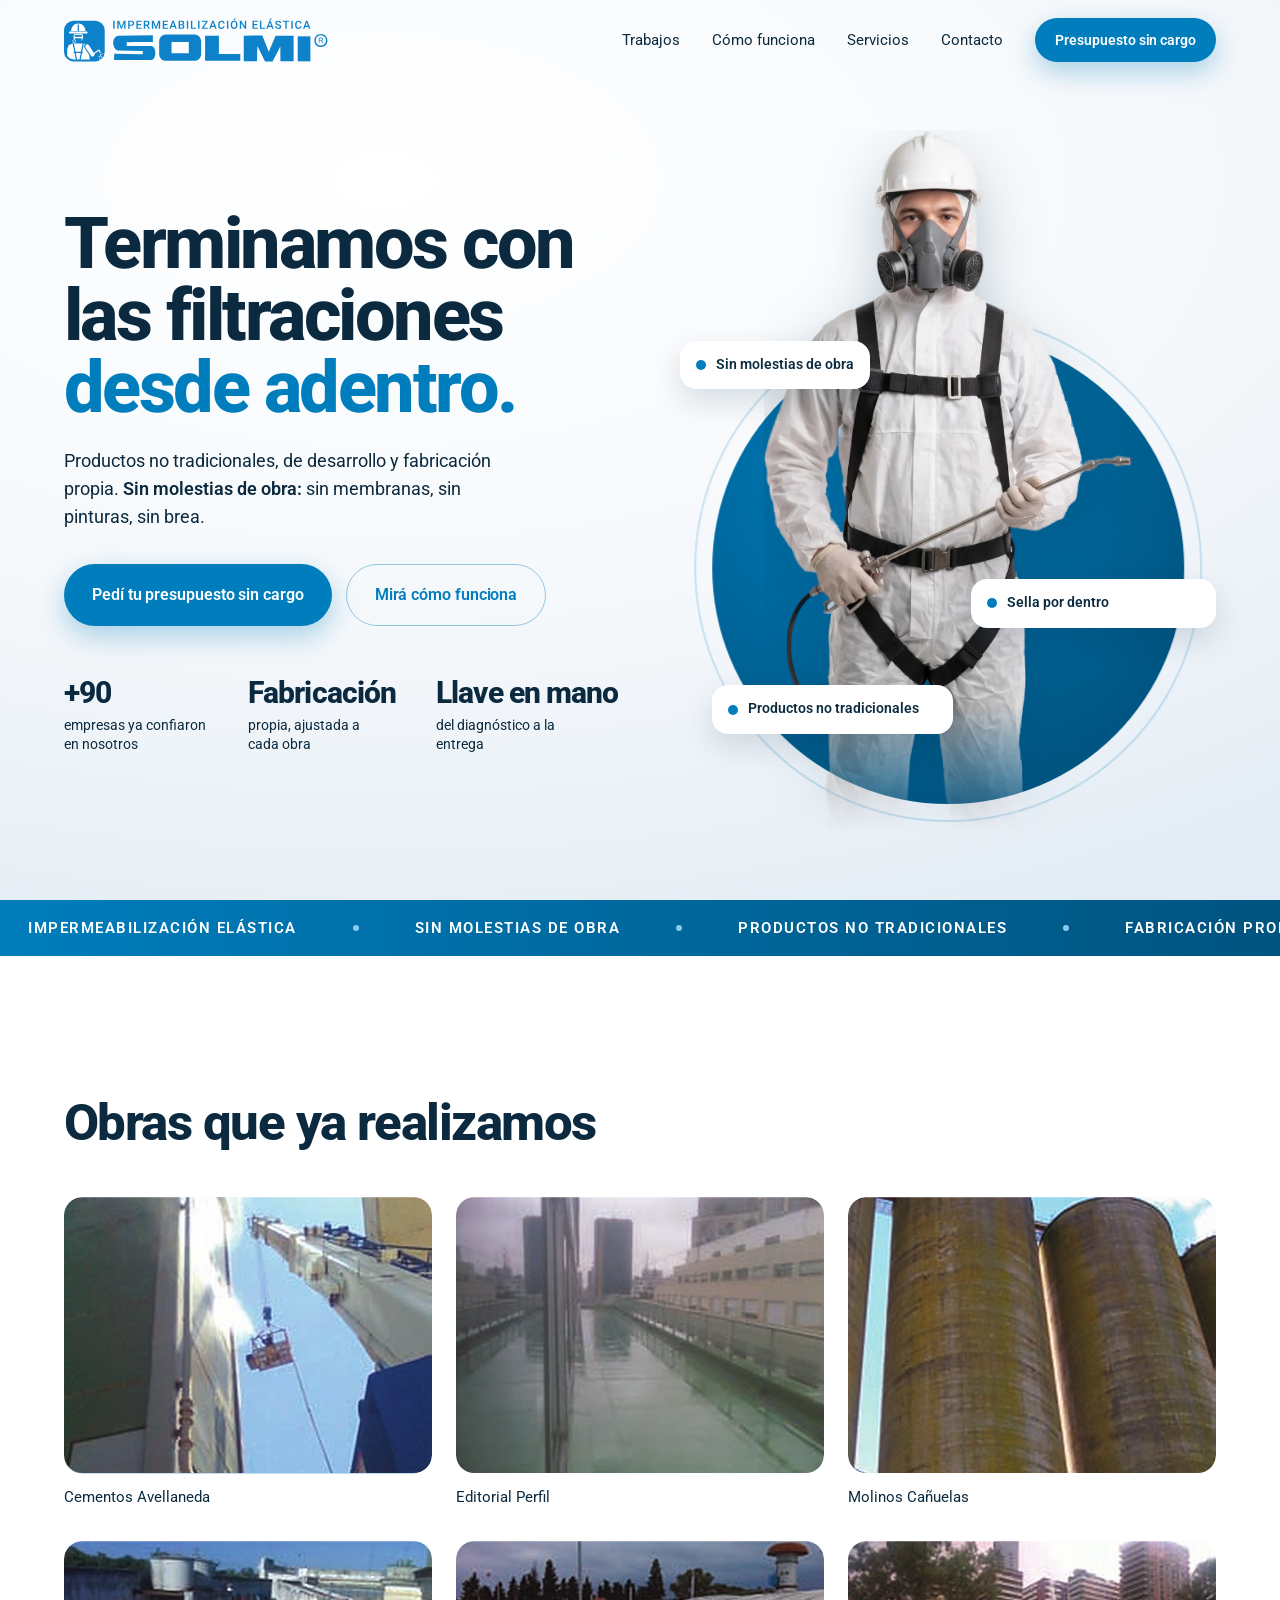
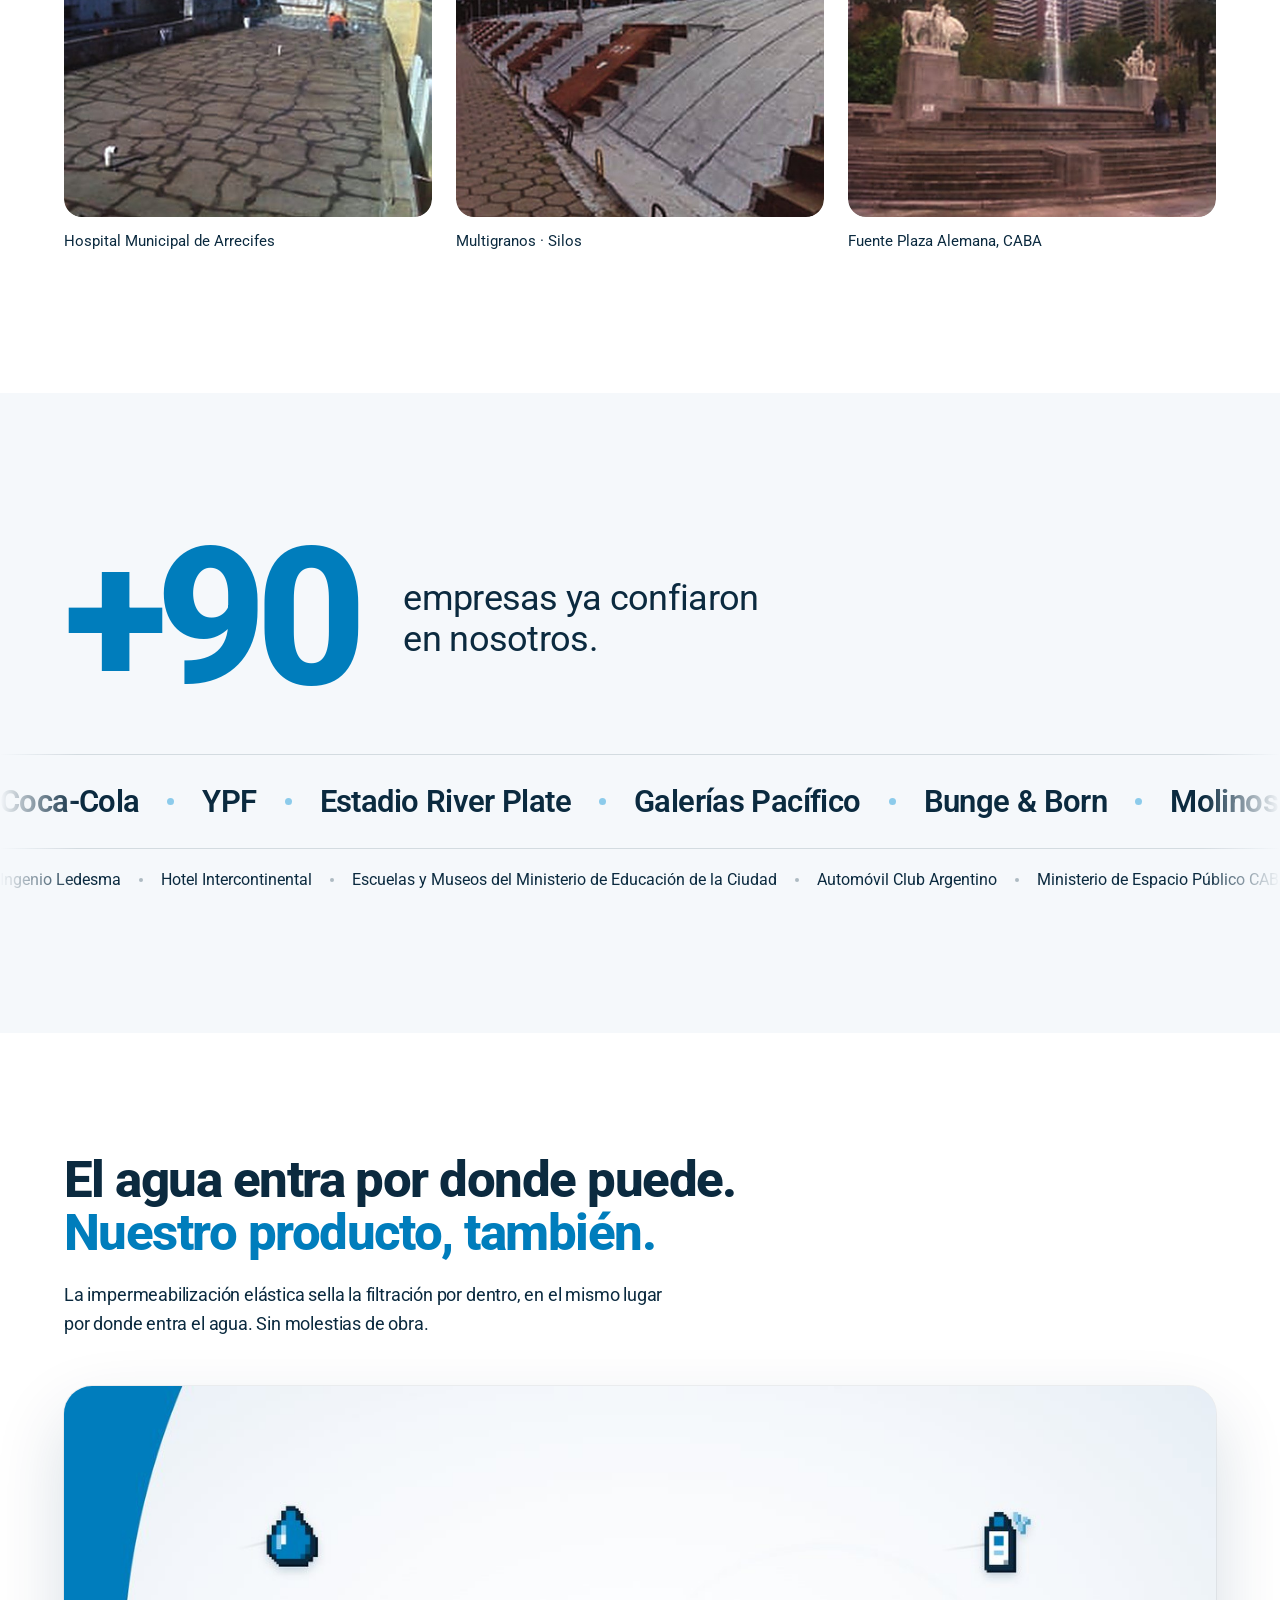
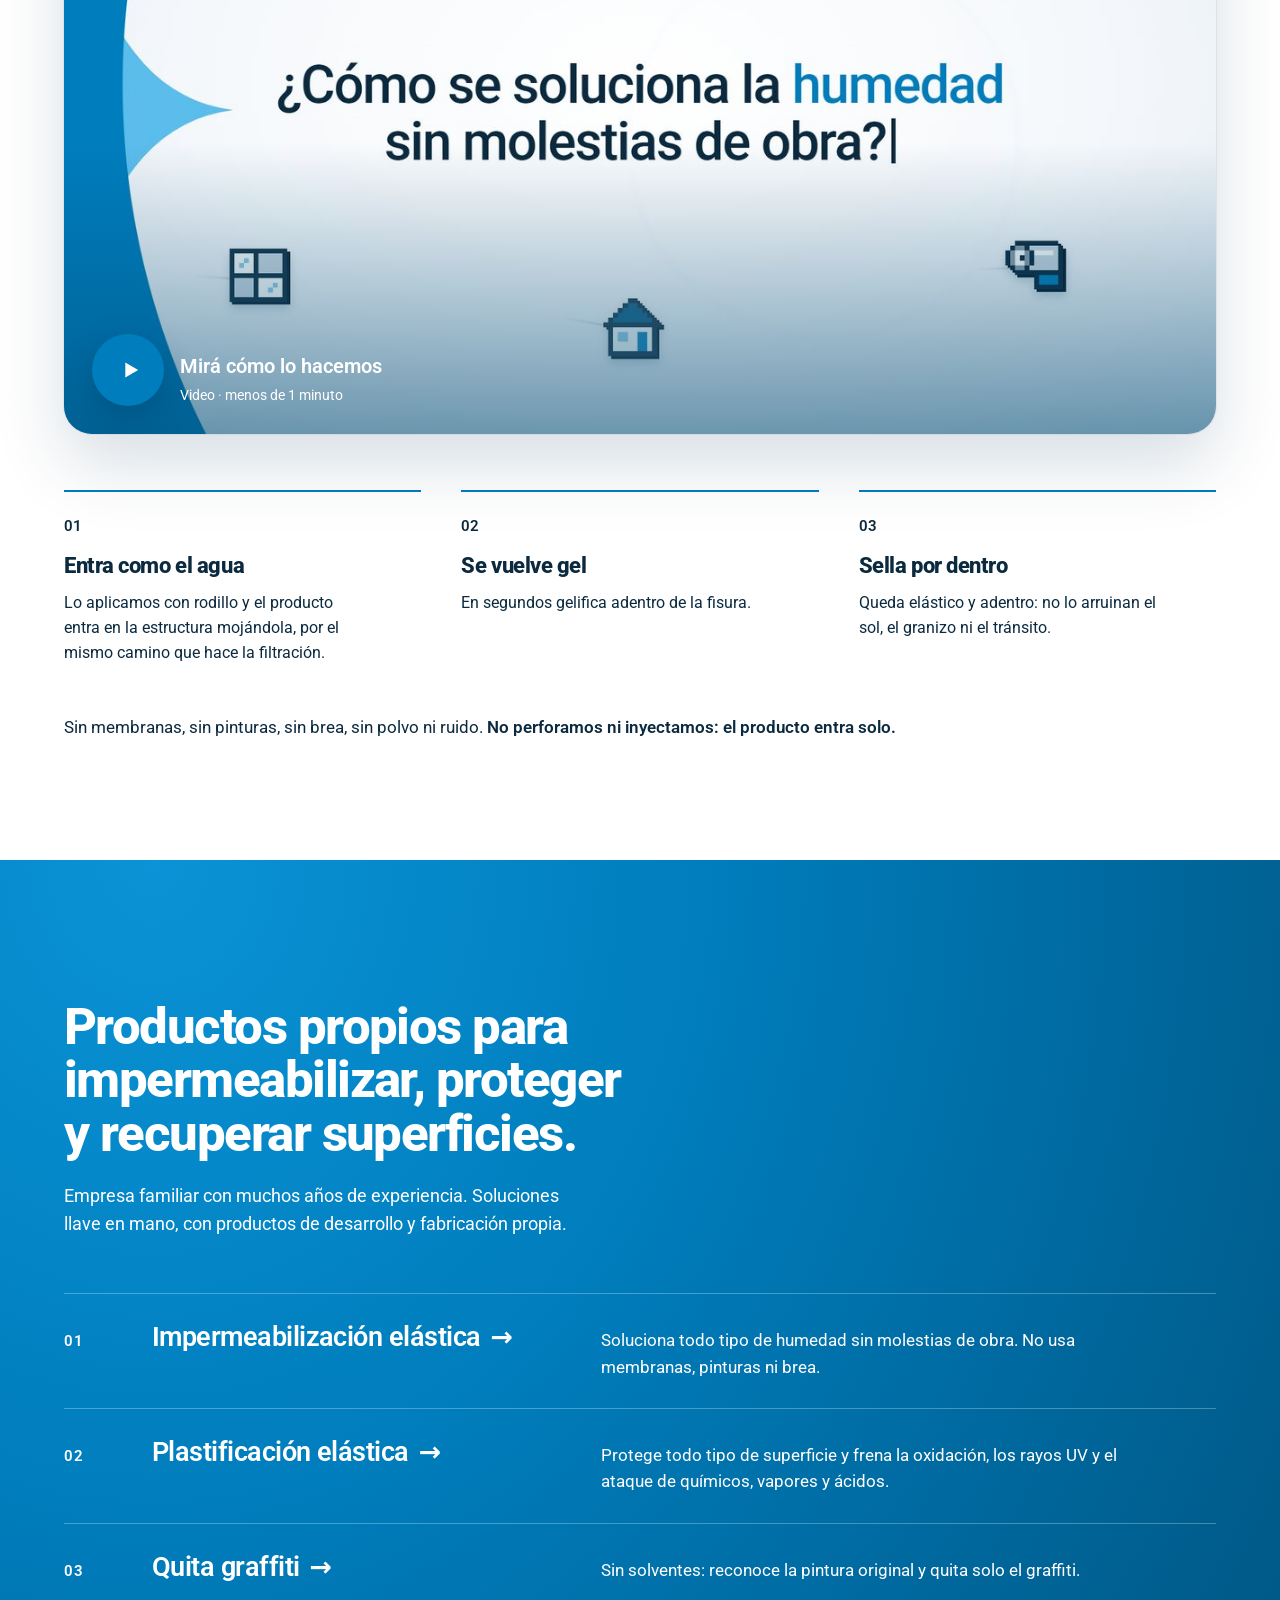
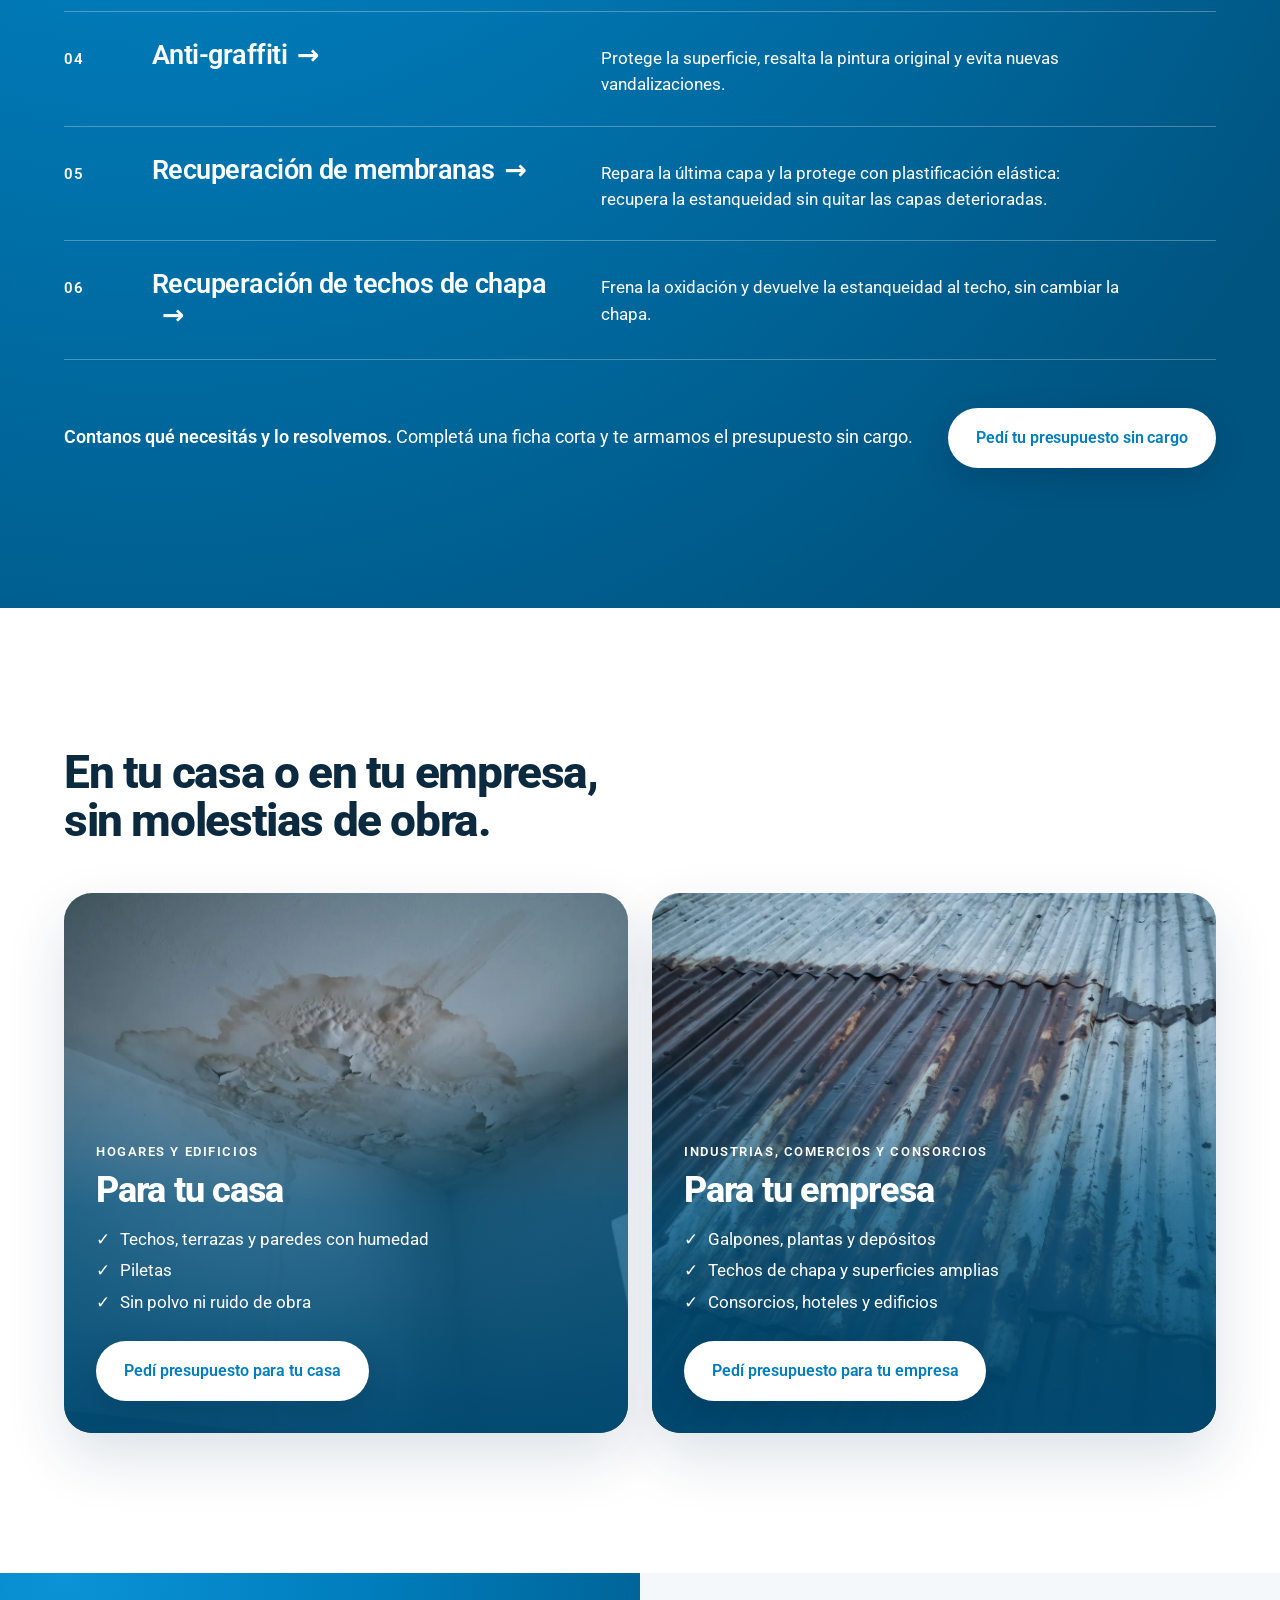
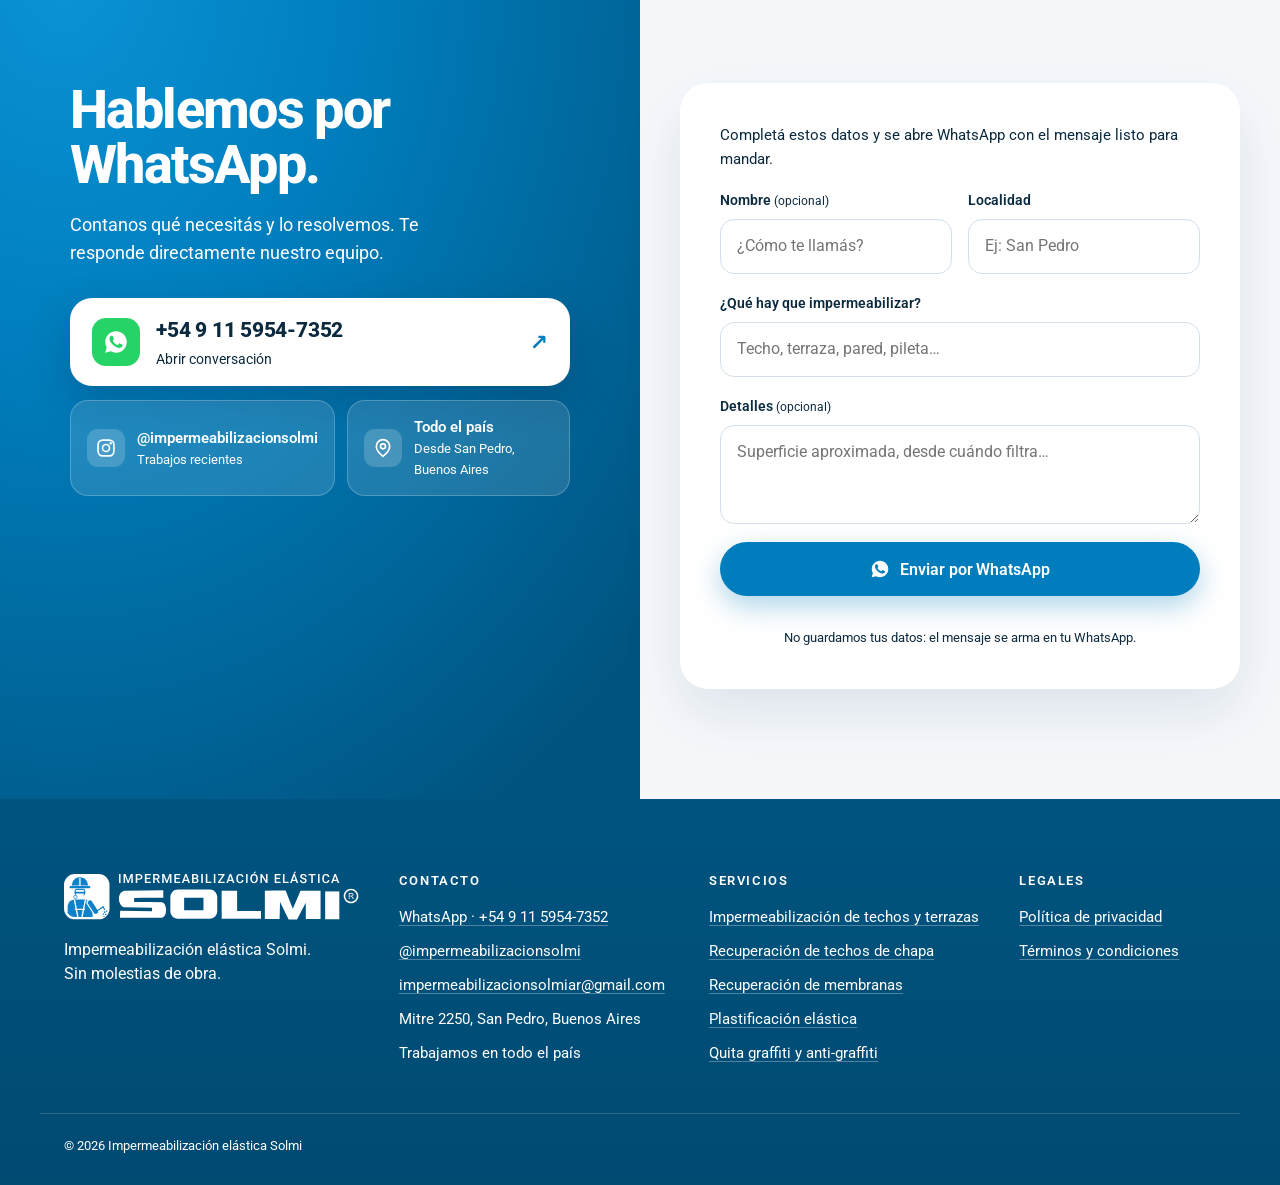
<file: index.html>
<!DOCTYPE html>
<html lang="es">
<head>
    <meta charset="UTF-8">
    <meta name="viewport" content="width=device-width, initial-scale=1.0">
    <link rel="canonical" href="https://xn--impermeabilizacinelsticasolmi-ync86c.com.ar/">
    <!-- Google Analytics (cuenta de Impermeabilización elástica Solmi) -->
    <script async src="https://www.googletagmanager.com/gtm.js?id=G-W3YY8VCQ1C"></script>
    <script>
      window.dataLayer = window.dataLayer || [];
      function gtag(){dataLayer.push(arguments);}
      gtag('js', new Date());
    </script>
    <script src="analytics.js" defer></script>
    <title>Impermeabilización elástica Solmi · Sin molestias de obra</title>
    <meta name="description" content="Impermeabilización elástica con productos no tradicionales, de desarrollo y fabricación propia. Sin molestias de obra: sin membranas, sin pinturas, sin brea. San Pedro y todo el corredor. Presupuesto sin cargo por WhatsApp.">
    <meta name="theme-color" content="#007DBC">
    <link rel="icon" href="./assets/img/favicon.svg" type="image/svg+xml">
    <link rel="apple-touch-icon" href="./assets/img/apple-touch-icon.png">
    <!-- Para compartir. Dominio propio (en su forma xn--) desde 2026-10-21; si cambia, actualizar og:image y og:url. -->
    <meta property="og:type" content="website">
    <meta property="og:locale" content="es_AR">
    <meta property="og:site_name" content="Impermeabilización elástica Solmi">
    <meta property="og:title" content="Impermeabilización elástica Solmi · Sin molestias de obra">
    <meta property="og:description" content="Terminamos con las filtraciones desde adentro. Productos no tradicionales, de desarrollo y fabricación propia. Presupuesto sin cargo por WhatsApp.">
    <meta property="og:image" content="https://xn--impermeabilizacinelsticasolmi-ync86c.com.ar/assets/img/og-solmi.jpg">
    <meta property="og:url" content="https://xn--impermeabilizacinelsticasolmi-ync86c.com.ar/">
    <meta property="og:image:width" content="1200">
    <meta property="og:image:height" content="630">
    <meta name="twitter:card" content="summary_large_image">
    <script type="application/ld+json">{"@context": "https://schema.org", "@type": "LocalBusiness", "name": "Impermeabilización elástica Solmi", "description": "Impermeabilización elástica con productos no tradicionales, de desarrollo y fabricación propia. Sin molestias de obra.", "telephone": "+54 9 11 5954-7352", "email": "impermeabilizacionsolmiar@gmail.com", "image": "assets/img/og-solmi.jpg", "address": {"@type": "PostalAddress", "streetAddress": "Mitre 2250", "addressLocality": "San Pedro", "addressRegion": "Buenos Aires", "addressCountry": "AR"}, "areaServed": {"@type": "Country", "name": "Argentina"}, "sameAs": ["https://www.instagram.com/impermeabilizacionsolmi/"]}</script>

    <link rel="preload" href="./assets/fonts/roboto-latin-var.woff2" as="font" type="font/woff2" crossorigin>
    <link rel="preload" href="./assets/img/aplicador-pulverizador.webp" as="image" fetchpriority="high">
    <link rel="stylesheet" href="index.css?v=20261108">
</head>
<body>
    <div class="scroll-bar" id="scroll-bar" aria-hidden="true"></div>

    <!-- MENÚ -->
    <nav class="nav" id="navbar" aria-label="Principal">
        <div class="container nav-container">
            <a href="#inicio" class="brand" aria-label="Impermeabilización elástica Solmi, inicio">
                <img class="logo" src="./assets/img/logo-solmi-sello.svg" alt="Impermeabilización elástica Solmi" width="930" height="155">
            </a>
            <div class="nav-links" id="nav-links">
                <a href="#trabajos">Trabajos</a>
                <a href="#como-funciona">Cómo funciona</a>
                <a href="#servicios">Servicios</a>
                <a href="#contacto">Contacto</a>
                <a href="./presupuesto/" class="btn btn-sm btn-main">Presupuesto sin cargo</a>
            </div>
            <button class="burger" id="burger" aria-label="Abrir menú" aria-expanded="false" aria-controls="nav-links">
                <svg viewBox="0 0 24 24" fill="none" stroke="currentColor" stroke-width="2" stroke-linecap="round" aria-hidden="true"><path class="l1" d="M4 7h16"/><path class="l2" d="M4 12h16"/><path class="l3" d="M4 17h16"/></svg>
            </button>
        </div>
    </nav>

    <!-- HERO -->
    <header class="hero" id="inicio">
        <div class="container hero-grid">
            <div class="hero-copy">
                <h1>Terminamos con las filtraciones <em>desde adentro.</em></h1>
                <p class="hero-sub">Productos no tradicionales, de desarrollo y fabricación propia. <strong>Sin molestias de obra:</strong> sin membranas, sin pinturas, sin brea.</p>
                <div class="hero-ctas">
                    <a href="./presupuesto/" class="btn btn-main">Pedí tu presupuesto sin cargo</a>
                    <a href="#como-funciona" class="btn btn-line">Mirá cómo funciona</a>
                </div>
                <dl class="hero-facts">
                    <div class="fact"><dt>+90</dt><dd>empresas ya confiaron en nosotros</dd></div>
                    <div class="fact"><dt>Fabricación</dt><dd>propia, ajustada a cada obra</dd></div>
                    <div class="fact"><dt>Llave en mano</dt><dd>del diagnóstico a la entrega</dd></div>
                </dl>
            </div>
            <div class="hero-visual" aria-hidden="true">
                <div class="hero-circle"></div>
                <img src="./assets/img/aplicador-pulverizador.webp" alt="" width="904" height="1720" fetchpriority="high">
                <span class="chip c1"><i></i><span class="chip-txt"><span>Sin molestias de obra</span><span class="chip-more"><span>Sin polvo ni ruido</span></span></span></span>
                <span class="chip c2"><i></i><span class="chip-txt"><span>Sella por dentro</span><span class="chip-more"><span>Entra como el agua y se vuelve gel</span></span></span></span>
                <span class="chip c3"><i></i><span class="chip-txt"><span>Productos no tradicionales</span><span class="chip-more"><span>De desarrollo y fabricación propia</span></span></span></span>
            </div>
        </div>
    </header>

    <!-- FRANJA -->
    <div class="marquee" aria-label="Impermeabilización elástica, sin molestias de obra, productos no tradicionales, fabricación propia, llave en mano">
        <div class="marquee-track" aria-hidden="true">
            <span>Impermeabilización elástica</span>
            <span>Sin molestias de obra</span>
            <span>Productos no tradicionales</span>
            <span>Fabricación propia</span>
            <span>Llave en mano</span>
            <span>Impermeabilización elástica</span>
            <span>Sin molestias de obra</span>
            <span>Productos no tradicionales</span>
            <span>Fabricación propia</span>
            <span>Llave en mano</span>
        </div>
    </div>

    <!-- OBRAS (carpeta institucional, pág. 4) -->
    <section id="trabajos" class="section works">
        <div class="container">
            <div class="reveal">
                <h2 class="works-title">Obras que ya realizamos</h2>
            </div>
            <div class="works-grid" data-stagger>
                <figure><img src="./assets/img/obras/cementos-avellaneda.jpg" alt="Trabajo en altura con canasto colgante en Cementos Avellaneda" width="687" height="522" loading="lazy"><figcaption>Cementos Avellaneda</figcaption></figure>
                <figure><img src="./assets/img/obras/editorial-perfil.jpg" alt="Terraza impermeabilizada de Editorial Perfil" width="702" height="525" loading="lazy"><figcaption>Editorial Perfil</figcaption></figure>
                <figure><img src="./assets/img/obras/molinos-canuelas.jpg" alt="Silos de Molinos Cañuelas" width="693" height="522" loading="lazy"><figcaption>Molinos Cañuelas</figcaption></figure>
                <figure><img src="./assets/img/obras/hospital-arrecifes.jpg" alt="Techo del Hospital Municipal de Arrecifes durante el trabajo" width="690" height="519" loading="lazy"><figcaption>Hospital Municipal de Arrecifes</figcaption></figure>
                <figure><img src="./assets/img/obras/multigranos-silos.jpg" alt="Techo de silo de Multigranos" width="690" height="522" loading="lazy"><figcaption>Multigranos · Silos</figcaption></figure>
                <figure><img src="./assets/img/obras/fuente-plaza-alemana.jpg" alt="Fuente de Plaza Alemana, en la Ciudad de Buenos Aires" width="690" height="522" loading="lazy"><figcaption>Fuente Plaza Alemana, CABA</figcaption></figure>
            </div>
        </div>
    </section>

    <!-- CONFÍAN EN SOLMI (carpeta institucional, pág. 3) -->
    <!-- ⬜ Confirmar con Solmi que se pueden mostrar los nombres antes de publicar. -->
    <section id="confian" class="section trust">
        <div class="container">
            <div class="trust-big reveal">
                <span class="trust-num" data-count="90">+90</span>
                <p>empresas ya confiaron en nosotros.</p>
            </div>

            <!-- Cintas: la segunda copia de cada lista la arma el script (aria-hidden) -->
            <div class="ticker ticker-lg reveal">
                <ul class="ticker-track">
                    <li>Coca-Cola</li>
                    <li>YPF</li>
                    <li>Estadio River Plate</li>
                    <li>Galerías Pacífico</li>
                    <li>Bunge &amp; Born</li>
                    <li>Molinos Cañuelas</li>
                    <li>Cementos Avellaneda</li>
                    <li>Papel Prensa</li>
                    <li>Diario La Nación</li>
                </ul>
            </div>
            <div class="ticker ticker-sm reveal">
                <ul class="ticker-track ticker-rev">
                    <li>Ingenio Ledesma</li>
                    <li>Hotel Intercontinental</li>
                    <li>Escuelas y Museos del Ministerio de Educación de la Ciudad</li>
                    <li>Automóvil Club Argentino</li>
                    <li>Ministerio de Espacio Público CABA</li>
                    <li>A.F.A. Agricultores Federados Argentinos</li>
                    <li>Cabildo de la Ciudad de Buenos Aires</li>
                    <li>Municipalidad de la Ciudad de Buenos Aires</li>
                    <li>CEAMSE</li>
                    <li>Municipalidad de Zárate</li>
                    <li>Autódromo de Buenos Aires</li>
                    <li>Comirsa</li>
                    <li>Hipódromo de Buenos Aires</li>
                    <li>Municipalidad de San Pedro</li>
                    <li>Edificio Le Parc</li>
                    <li>Paradores Atalaya</li>
                    <li>Editorial Perfil</li>
                    <li>Hotel Panamericano</li>
                    <li>Cerámica San Lorenzo</li>
                    <li>SADIV</li>
                    <li>Administración Erranti</li>
                    <li>Consorcio Edificio Cavia</li>
                    <li>Centro Hidráulico</li>
                    <li>Jakas · Kokic · Ivancich</li>
                    <li>Hotel Carlton</li>
                    <li>U.A.T.R.E.</li>
                    <li>O.S.P.R.E.R.A.</li>
                    <li>Colegio privado Dover</li>
                    <li>Club Banade</li>
                    <li>Dante Verderi y Asociados</li>
                    <li>Complejo Ville Larus de Mar Azul</li>
                    <li>Complejo Bungalow Ramallo</li>
                    <li>Consorcio Edificio Av. Santa Fe</li>
                    <li>Escuela N.º 2 Salto</li>
                    <li>Hotel Álamos de Mar Azul</li>
                    <li>Frigorífico Pradec</li>
                    <li>Estudio Contable Kamm</li>
                    <li>Textil Pergamino</li>
                    <li>Rectificadora Francucci · Leones</li>
                    <li>Di Palma Marcos</li>
                    <li>Di Palma Patricio</li>
                    <li>Productores de Maíz</li>
                    <li>Consorcio Edificio Mansilla</li>
                    <li>Diario El Norte</li>
                    <li>Complejo Costas de Ramallo</li>
                    <li>Ciudad Cristiana</li>
                    <li>Gomería Pellegrini</li>
                    <li>Provincia Salud</li>
                    <li>Hotel Libertador</li>
                    <li>Edificio Guaraní IV</li>
                    <li>Emisora APA</li>
                    <li>Maure de Leones</li>
                    <li>Galería de Artes Buenos Aires</li>
                    <li>Hospital Municipal de Arrecifes</li>
                    <li>Club Rivadavia de Venado Tuerto</li>
                    <li>Club Náutico Zárate</li>
                    <li>Hotel de los Arroyos Apart</li>
                    <li>Criaderos Scoppa</li>
                    <li>Manuchar</li>
                    <li>Diario de Hoy</li>
                    <li>Liga Deportiva Sampedrina</li>
                    <li>LT 24 Radio San Nicolás</li>
                    <li>YPF Rasso · San Luis</li>
                    <li>Cereales Multigrano</li>
                    <li>O.S.P.O.C.E. Obra social</li>
                    <li>Administración Mastandrea</li>
                    <li>Comisaría de San Pedro</li>
                    <li>Arenera del Puerto</li>
                    <li>Hotel Wonderfull</li>
                    <li>Cadenas de Hoteles Solans</li>
                    <li>Cameron Argentina</li>
                    <li>Panificadora Gualdoni</li>
                    <li>Consorcio Arenas de Mar del Plata</li>
                    <li>Paolozo Hermanos</li>
                    <li>Lácteos Don Luciano</li>
                    <li>Periódico El Imparcial</li>
                    <li>Concesionaria Sánchez y Asociados</li>
                    <li>Hotel Esser</li>
                    <li>Hotel Presidente</li>
                    <li>Consorcio Edificio Bacacay</li>
                    <li>Torres Altos de los Arroyos</li>
                    <li>Cámara de Comercio San Justo</li>
                    <li>Edificio Quartier Sinclair</li>
                    <li>Cóndor Andino</li>
                    <li>Vercelli Hermanos</li>
                    <li>Weldins Alloys Argentina</li>
                    <li>Cine Teatro Salto</li>
                </ul>
            </div>
        </div>
    </section>

    <!-- CÓMO FUNCIONA -->
    <section id="como-funciona" class="section how">
        <div class="container">
            <div class="how-head reveal">
                <h2 class="how-title">El agua entra por donde puede. <em>Nuestro producto, también.</em></h2>
                <p class="lead">La impermeabilización elástica sella la filtración por dentro, en el mismo lugar por donde entra el agua. Sin molestias de obra.</p>
            </div>

            <figure class="how-video reveal reveal-zoom">
                <video id="how-vid" playsinline preload="none" poster="./assets/img/video-poster.jpg" width="1920" height="1080">
                    <source src="./assets/video/solmi-lanzamiento-16x9.mp4?v=20261014" type="video/mp4">
                </video>
                <button type="button" class="how-play" id="how-play" aria-label="Reproducir el video de Impermeabilización elástica Solmi">
                    <span class="how-play-btn"><svg viewBox="0 0 24 24" aria-hidden="true"><path d="M8 5.5v13l11-6.5z"/></svg></span>
                    <span class="how-play-txt"><b>Mirá cómo lo hacemos</b><span>Video · menos de 1 minuto</span></span>
                </button>
            </figure>

            <ol class="how-steps" data-stagger>
                <li>
                    <span class="how-num">01</span>
                    <b>Entra como el agua</b>
                    <p>Lo aplicamos con rodillo y el producto entra en la estructura mojándola, por el mismo camino que hace la filtración.</p>
                </li>
                <li>
                    <span class="how-num">02</span>
                    <b>Se vuelve gel</b>
                    <p>En segundos gelifica adentro de la fisura.</p>
                </li>
                <li>
                    <span class="how-num">03</span>
                    <b>Sella por dentro</b>
                    <p>Queda elástico y adentro: no lo arruinan el sol, el granizo ni el tránsito.</p>
                </li>
            </ol>

            <!-- ⬜ Validar con Solmi antes de publicar: «No perforamos ni inyectamos». -->
            <p class="how-sin reveal">Sin membranas, sin pinturas, sin brea, sin polvo ni ruido. <strong>No perforamos ni inyectamos: el producto entra solo.</strong></p>
        </div>
    </section>

    <!-- QUÉ HACEMOS (textos de la carpeta institucional, pág. 2) -->
    <section id="servicios" class="section what">
        <div class="container">
            <div class="what-head reveal">
                <h2 class="what-title">Productos propios para impermeabilizar, proteger y recuperar superficies.</h2>
                <p class="what-lead">Empresa familiar con muchos años de experiencia. Soluciones llave en mano, con productos de desarrollo y fabricación propia.</p>
            </div>

            <ol class="what-list" data-stagger>
                <li class="what-row">
                    <span class="what-num">01</span>
                    <h3><a href="./impermeabilizacion-de-techos-y-terrazas/">Impermeabilización elástica</a></h3>
                    <p>Soluciona todo tipo de humedad sin molestias de obra. No usa membranas, pinturas ni brea.</p>
                </li>
                <li class="what-row">
                    <span class="what-num">02</span>
                    <h3><a href="./plastificacion-de-pisos-y-piletas/">Plastificación elástica</a></h3>
                    <p>Protege todo tipo de superficie y frena la oxidación, los rayos UV y el ataque de químicos, vapores y ácidos.</p>
                </li>
                <li class="what-row">
                    <span class="what-num">03</span>
                    <h3><a href="./quita-graffiti-y-anti-graffiti/">Quita graffiti</a></h3>
                    <p>Sin solventes: reconoce la pintura original y quita solo el graffiti.</p>
                </li>
                <li class="what-row">
                    <span class="what-num">04</span>
                    <h3><a href="./quita-graffiti-y-anti-graffiti/">Anti-graffiti</a></h3>
                    <p>Protege la superficie, resalta la pintura original y evita nuevas vandalizaciones.</p>
                </li>
                <li class="what-row">
                    <span class="what-num">05</span>
                    <h3><a href="./recuperacion-de-membranas/">Recuperación de membranas</a></h3>
                    <p>Repara la última capa y la protege con plastificación elástica: recupera la estanqueidad sin quitar las capas deterioradas.</p>
                </li>
                <li class="what-row">
                    <span class="what-num">06</span>
                    <h3><a href="./recuperacion-de-techos-de-chapa/">Recuperación de techos de chapa</a></h3>
                    <p>Frena la oxidación y devuelve la estanqueidad al techo, sin cambiar la chapa.</p>
                </li>
            </ol>

            <div class="what-cta reveal">
                <p><strong>Contanos qué necesitás y lo resolvemos.</strong> Completá una ficha corta y te armamos el presupuesto sin cargo.</p>
                <a href="./presupuesto/" class="btn btn-white">Pedí tu presupuesto sin cargo</a>
            </div>
        </div>
    </section>

    <!-- HOGARES E INDUSTRIAS (referencia: impermeabilizando.com.ar) -->
    <section id="hogares-industrias" class="section segs">
        <div class="container">
            <div class="reveal">
                <h2 class="segs-title">En tu casa o en tu empresa, sin molestias de obra.</h2>
            </div>
            <div class="segs-grid" data-stagger>
                <article class="seg" tabindex="0" role="button" aria-haspopup="dialog" aria-controls="dlg-hogar" data-open="dlg-hogar">
                    <img src="./assets/img/hogar.webp" alt="" width="1200" height="1120" loading="lazy">
                    <div class="seg-body">
                        <span class="seg-kicker">Hogares y edificios</span>
                        <h3>Para tu casa</h3>
                        <ul>
                            <li>Techos, terrazas y paredes con humedad</li>
                            <li>Piletas</li>
                            <li>Sin polvo ni ruido de obra</li>
                        </ul>
                        <span class="btn btn-white">Pedí presupuesto para tu casa</span>
                    </div>
                </article>
                <article class="seg" tabindex="0" role="button" aria-haspopup="dialog" aria-controls="dlg-empresa" data-open="dlg-empresa">
                    <img src="./assets/img/industria.webp" alt="" width="1200" height="1120" loading="lazy">
                    <div class="seg-body">
                        <span class="seg-kicker">Industrias, comercios y consorcios</span>
                        <h3>Para tu empresa</h3>
                        <ul>
                            <li>Galpones, plantas y depósitos</li>
                            <li>Techos de chapa y superficies amplias</li>
                            <li>Consorcios, hoteles y edificios</li>
                        </ul>
                        <span class="btn btn-white">Pedí presupuesto para tu empresa</span>
                    </div>
                </article>
            </div>
        </div>
    </section>


    <!-- FORMULARIOS DE HOGARES E INDUSTRIAS (se abren al tocar cada tarjeta) -->
    <dialog class="seg-dlg" id="dlg-hogar" aria-labelledby="dlg-hogar-t">
        <button type="button" class="dlg-x" data-close aria-label="Cerrar">×</button>
        <span class="seg-kicker">Hogares y edificios</span>
        <h3 id="dlg-hogar-t">Presupuesto para tu casa</h3>
        <p class="dlg-txt">Impermeabilización elástica para techos, terrazas, paredes y piletas, sin molestias de obra: sin polvo ni ruido. El presupuesto es sin cargo y aceptamos distintas formas de pago.</p>
        <p class="dlg-sub">Llegamos a</p>
        <ul class="dlg-zonas">
                    <li>Campana</li>
                    <li>Zárate</li>
                    <li>Lima</li>
                    <li>Baradero</li>
                    <li>San Pedro</li>
                    <li>Gobernador Castro</li>
                    <li>Ramallo</li>
                    <li>San Nicolás</li>
                    <li>Arrecifes</li>
                    <li>Pergamino</li>
                    <li>Chacabuco</li>
                    <li>Villa Constitución</li>
                    <li>Empalme</li>
                    <li>Arroyo Seco</li>
                    <li>Rosario</li>
                    <li>Luján</li>
                    <li>Mercedes</li>
                    <li>Salto</li>
                    <li>San Antonio de Areco</li>
        </ul>
        <form class="dlg-form" onsubmit="return enviarSeg(event, this, 'hogar')">
            <div class="cf-group">
                <label for="h-loc">Localidad</label>
                <select id="h-loc" name="localidad" required>
                    <option value="" disabled selected>Elegí tu localidad</option>
                                <option>Campana</option>
                                <option>Zárate</option>
                                <option>Lima</option>
                                <option>Baradero</option>
                                <option>San Pedro</option>
                                <option>Gobernador Castro</option>
                                <option>Ramallo</option>
                                <option>San Nicolás</option>
                                <option>Arrecifes</option>
                                <option>Pergamino</option>
                                <option>Chacabuco</option>
                                <option>Villa Constitución</option>
                                <option>Empalme</option>
                                <option>Arroyo Seco</option>
                                <option>Rosario</option>
                                <option>Luján</option>
                                <option>Mercedes</option>
                                <option>Salto</option>
                                <option>San Antonio de Areco</option>
                    <option value="otra">Otra localidad</option>
                </select>
                <input id="h-otra" name="otra" placeholder="¿Cuál?" hidden>
            </div>
            <fieldset class="cf-group">
                <legend>¿Qué hay que impermeabilizar?</legend>
                <div class="chips">
                            <label class="chip-opt"><input type="radio" name="que" value="Techo" required><span>Techo</span></label>
                            <label class="chip-opt"><input type="radio" name="que" value="Terraza" required><span>Terraza</span></label>
                            <label class="chip-opt"><input type="radio" name="que" value="Pared" required><span>Pared</span></label>
                            <label class="chip-opt"><input type="radio" name="que" value="Pileta" required><span>Pileta</span></label>
                            <label class="chip-opt"><input type="radio" name="que" value="Otro" required><span>Otro</span></label>
                </div>
            </fieldset>
            <div class="cf-group"><label for="h-nombre">Nombre <small>(opcional)</small></label><input id="h-nombre" name="nombre" autocomplete="given-name" placeholder="¿Cómo te llamás?"></div>
            <button class="btn btn-main cf-submit" type="submit">Enviar por WhatsApp</button>
        </form>
    </dialog>

    <dialog class="seg-dlg" id="dlg-empresa" aria-labelledby="dlg-empresa-t">
        <button type="button" class="dlg-x" data-close aria-label="Cerrar">×</button>
        <span class="seg-kicker">Industrias, comercios y consorcios</span>
        <h3 id="dlg-empresa-t">Presupuesto para tu empresa</h3>
        <p class="dlg-txt">Trabajamos en <strong>todo el país</strong>. Galpones, plantas, depósitos, consorcios y hoteles: soluciones llave en mano, con productos de desarrollo y fabricación propia y sin molestias de obra. El presupuesto es sin cargo.</p>
        <form class="dlg-form" onsubmit="return enviarSeg(event, this, 'empresa')">
            <div class="cf-row">
                <div class="cf-group"><label for="e-emp">Empresa <small>(opcional)</small></label><input id="e-emp" name="empresa" autocomplete="organization" placeholder="Nombre de la empresa"></div>
                <div class="cf-group"><label for="e-loc">Localidad y provincia</label><input id="e-loc" name="localidad" required placeholder="Ej: Córdoba, Córdoba"></div>
            </div>
            <fieldset class="cf-group">
                <legend>¿Qué tipo de lugar es?</legend>
                <div class="chips">
                            <label class="chip-opt"><input type="radio" name="tipo" value="Galpón" required><span>Galpón</span></label>
                            <label class="chip-opt"><input type="radio" name="tipo" value="Planta industrial" required><span>Planta industrial</span></label>
                            <label class="chip-opt"><input type="radio" name="tipo" value="Depósito" required><span>Depósito</span></label>
                            <label class="chip-opt"><input type="radio" name="tipo" value="Consorcio o edificio" required><span>Consorcio o edificio</span></label>
                            <label class="chip-opt"><input type="radio" name="tipo" value="Hotel" required><span>Hotel</span></label>
                            <label class="chip-opt"><input type="radio" name="tipo" value="Otro" required><span>Otro</span></label>
                </div>
            </fieldset>
            <div class="cf-group"><label for="e-sup">Superficie aproximada <small>(opcional)</small></label><input id="e-sup" name="superficie" placeholder="Ej: 800 m²"></div>
            <button class="btn btn-main cf-submit" type="submit">Enviar por WhatsApp</button>
        </form>
    </dialog>

    <!-- CONTACTO (versión A: el original de Antigravity adaptado a Solmi) -->
    <section id="contacto" class="contact">
        <div class="ca">
            <div class="ca-left">
                <div class="ca-left-in reveal">
                    <h2>Hablemos por WhatsApp.</h2>
                    <p>Contanos qué necesitás y lo resolvemos. Te responde directamente nuestro equipo.</p>
                    <a class="ca-wa" href="https://wa.me/5491159547352?text=Hola%2C%20vengo%20de%20la%20web%20de%20Impermeabilizaci%C3%B3n%20el%C3%A1stica%20Solmi.%20Quiero%20pedir%20un%20presupuesto." target="_blank" rel="noopener">
                        <span class="ic"><svg viewBox="0 0 24 24" aria-hidden="true"><path fill="currentColor" d="M12.04 2C6.58 2 2.13 6.45 2.13 11.91c0 1.75.46 3.45 1.32 4.95L2.05 22l5.25-1.38c1.45.79 3.08 1.21 4.74 1.21 5.46 0 9.91-4.45 9.91-9.91S17.5 2 12.04 2Zm5.8 14.03c-.25.69-1.44 1.32-2 1.4-.51.08-1.16.11-1.87-.12-.43-.14-.99-.32-1.7-.63-2.98-1.29-4.93-4.29-5.08-4.49-.15-.2-1.21-1.61-1.21-3.07 0-1.46.77-2.18 1.04-2.48.27-.3.6-.37.79-.37h.57c.18 0 .43-.07.67.51.25.6.84 2.06.92 2.21.07.15.12.32.02.52-.1.2-.15.32-.3.5-.15.17-.31.39-.45.52-.15.15-.3.31-.13.61.17.3.77 1.27 1.66 2.06 1.13 1.01 2.09 1.32 2.39 1.47.3.15.47.12.64-.07.17-.2.74-.87.94-1.16.2-.3.4-.25.67-.15.27.1 1.73.82 2.03.97.3.15.5.22.57.35.07.12.07.72-.17 1.41Z"/></svg></span>
                        <span><b>+54 9 11 5954-7352</b><span>Abrir conversación</span></span>
                        <span class="arrow">↗</span>
                    </a>
                    <div class="ca-cards">
                        <a class="ca-card" href="https://www.instagram.com/impermeabilizacionsolmi/" target="_blank" rel="noopener">
                            <span class="ic"><svg viewBox="0 0 24 24" aria-hidden="true"><g fill="none" stroke="currentColor" stroke-width="2"><rect x="2.5" y="2.5" width="19" height="19" rx="5.5"/><circle cx="12" cy="12" r="4.2"/><circle cx="17.6" cy="6.4" r="0.6" fill="currentColor"/></g></svg></span>
                            <span><b>@impermeabilizacionsolmi</b><span>Trabajos recientes</span></span>
                        </a>
                        <div class="ca-card">
                            <span class="ic"><svg viewBox="0 0 24 24" aria-hidden="true"><g fill="none" stroke="currentColor" stroke-width="2"><path d="M20 10c0 6-8 12-8 12s-8-6-8-12a8 8 0 0 1 16 0Z"/><circle cx="12" cy="10" r="3"/></g></svg></span>
                            <span><b>Todo el país</b><span>Desde San Pedro, Buenos Aires</span></span>
                        </div>
                    </div>
                </div>
            </div>
            <div class="ca-right">
                <form class="ca-form reveal" onsubmit="return enviar(event, this)">
                    <p class="hint">Completá estos datos y se abre WhatsApp con el mensaje listo para mandar.</p>
                    <div class="row2">
                        <div class="cf-group"><label for="a-nombre">Nombre <small>(opcional)</small></label><input id="a-nombre" name="nombre" autocomplete="given-name" placeholder="¿Cómo te llamás?"></div>
                        <div class="cf-group"><label for="a-loc">Localidad</label><input id="a-loc" name="localidad" required placeholder="Ej: San Pedro"></div>
                    </div>
                    <div class="cf-group"><label for="a-que">¿Qué hay que impermeabilizar?</label><input id="a-que" name="que" required placeholder="Techo, terraza, pared, pileta…"></div>
                    <div class="cf-group"><label for="a-det">Detalles <small>(opcional)</small></label><textarea id="a-det" name="detalles" rows="3" placeholder="Superficie aproximada, desde cuándo filtra…"></textarea></div>
                    <button class="btn btn-main cf-submit" type="submit"><svg class="wa-ico" width="20" height="20" viewBox="0 0 24 24" aria-hidden="true"><path fill="currentColor" d="M12.04 2C6.58 2 2.13 6.45 2.13 11.91c0 1.75.46 3.45 1.32 4.95L2.05 22l5.25-1.38c1.45.79 3.08 1.21 4.74 1.21 5.46 0 9.91-4.45 9.91-9.91S17.5 2 12.04 2Zm5.8 14.03c-.25.69-1.44 1.32-2 1.4-.51.08-1.16.11-1.87-.12-.43-.14-.99-.32-1.7-.63-2.98-1.29-4.93-4.29-5.08-4.49-.15-.2-1.21-1.61-1.21-3.07 0-1.46.77-2.18 1.04-2.48.27-.3.6-.37.79-.37h.57c.18 0 .43-.07.67.51.25.6.84 2.06.92 2.21.07.15.12.32.02.52-.1.2-.15.32-.3.5-.15.17-.31.39-.45.52-.15.15-.3.31-.13.61.17.3.77 1.27 1.66 2.06 1.13 1.01 2.09 1.32 2.39 1.47.3.15.47.12.64-.07.17-.2.74-.87.94-1.16.2-.3.4-.25.67-.15.27.1 1.73.82 2.03.97.3.15.5.22.57.35.07.12.07.72-.17 1.41Z"/></svg>Enviar por WhatsApp</button>
                    <p class="cf-note">No guardamos tus datos: el mensaje se arma en tu WhatsApp.</p>
                </form>
            </div>
        </div>
    </section>

    <!-- PIE -->
    <footer class="foot">
        <div class="container foot-grid">
            <div class="foot-brand">
                <img src="./assets/img/logo-solmi-sello-blanco.svg" alt="Impermeabilización elástica Solmi" width="930" height="155">
                <p>Impermeabilización elástica Solmi.<br>Sin molestias de obra.</p>
            </div>
            <div>
                <h3>Contacto</h3>
                <ul>
                    <li><a href="https://wa.me/5491159547352?text=Hola%2C%20vengo%20de%20la%20web%20de%20Impermeabilizaci%C3%B3n%20el%C3%A1stica%20Solmi." target="_blank" rel="noopener">WhatsApp · +54 9 11 5954-7352</a></li>
                    <li><a href="https://www.instagram.com/impermeabilizacionsolmi/" target="_blank" rel="noopener">@impermeabilizacionsolmi</a></li>
                    <li><a href="mailto:impermeabilizacionsolmiar@gmail.com">impermeabilizacionsolmiar@gmail.com</a></li>
                    <li>Mitre 2250, San Pedro, Buenos Aires</li>
                    <li>Trabajamos en todo el país</li>
                </ul>
            </div>
            <div>
                <h3>Servicios</h3>
                <ul>
                    <li><a href="./impermeabilizacion-de-techos-y-terrazas/">Impermeabilización de techos y terrazas</a></li>
                    <li><a href="./recuperacion-de-techos-de-chapa/">Recuperación de techos de chapa</a></li>
                    <li><a href="./recuperacion-de-membranas/">Recuperación de membranas</a></li>
                    <li><a href="./plastificacion-de-pisos-y-piletas/">Plastificación elástica</a></li>
                    <li><a href="./quita-graffiti-y-anti-graffiti/">Quita graffiti y anti-graffiti</a></li>
                </ul>
            </div>
            <div>
                <h3>Legales</h3>
                <ul>
                    <li><a href="./politica-de-privacidad/">Política de privacidad</a></li>
                    <li><a href="./terminos-y-condiciones/">Términos y condiciones</a></li>
                </ul>
            </div>
        </div>
        <div class="container foot-bottom">© 2026 Impermeabilización elástica Solmi</div>
    </footer>

    <script>
        // Video de Cómo funciona: el botón grande arranca con sonido y desaparece
        (() => {
            const vid = document.getElementById('how-vid');
            const play = document.getElementById('how-play');
            play.addEventListener('click', () => { vid.play(); });
            vid.addEventListener('play', () => { play.hidden = true; vid.controls = true; });
            vid.addEventListener('ended', () => { play.hidden = false; vid.controls = false; vid.currentTime = 0; });
        })();

        // Cintas de empresas: duplica cada lista para que el loop no tenga corte y ajusta la velocidad al largo
        document.querySelectorAll('.ticker-track').forEach((track) => {
            const copy = track.cloneNode(true);
            [...copy.children].forEach((li) => { li.setAttribute('aria-hidden', 'true'); track.appendChild(li); });
            const pxPorSegundo = track.closest('.ticker-sm') ? 38 : 55;
            track.style.setProperty('--dur', (track.scrollWidth / 2 / pxPorSegundo).toFixed(1) + 's');
        });

        // Navbar Scroll Effect with Apple-like backdrop blur
        const navbar = document.getElementById('navbar');
        const onScroll = () => navbar.classList.toggle('scrolled', window.scrollY > 24);
        window.addEventListener('scroll', onScroll, { passive: true });
        onScroll();

        // Menú del celular
        const burger = document.getElementById('burger');
        const setMenu = (open) => {
            navbar.classList.toggle('menu-open', open);
            burger.setAttribute('aria-expanded', open);
            burger.setAttribute('aria-label', open ? 'Cerrar menú' : 'Abrir menú');
        };
        burger.addEventListener('click', () => setMenu(!navbar.classList.contains('menu-open')));
        document.querySelectorAll('#nav-links a').forEach(a => a.addEventListener('click', () => setMenu(false)));
        document.addEventListener('keydown', (e) => { if (e.key === 'Escape') setMenu(false); });

        // Animaciones de scroll
        const quieto = window.matchMedia('(prefers-reduced-motion: reduce)').matches;
        document.querySelectorAll('[data-stagger]').forEach((g) => [...g.children].forEach((c, i) => c.style.setProperty('--i', i)));
        const contar = (el) => {
            const fin = Number(el.dataset.count), t0 = performance.now(), dur = 1300;
            const paso = (t) => {
                const k = Math.min(1, (t - t0) / dur), e = 1 - Math.pow(1 - k, 3);
                el.textContent = '+' + Math.round(fin * e);
                if (k < 1) requestAnimationFrame(paso);
            };
            requestAnimationFrame(paso);
        };
        const observer = new IntersectionObserver((entries) => {
            entries.forEach((entry) => {
                if (!entry.isIntersecting) return;
                entry.target.classList.add('is-revealed');
                const num = entry.target.querySelector('[data-count]');
                if (num && !quieto) contar(num);
                observer.unobserve(entry.target);
            });
        }, { threshold: 0.15, rootMargin: '0px 0px -8% 0px' });
        document.querySelectorAll('.reveal, [data-stagger]').forEach((el) => observer.observe(el));

        // Barra de progreso y parallax suave del hero
        const barra = document.getElementById('scroll-bar');
        const heroVis = document.querySelector('.hero-visual');
        const heroCopy = document.querySelector('.hero-copy');
        let tick = false;
        const alScroll = () => {
            const max = document.documentElement.scrollHeight - innerHeight;
            barra.style.transform = `scaleX(${max > 0 ? scrollY / max : 0})`;
            if (!quieto && scrollY < innerHeight) {
                heroVis.style.translate = `0 ${scrollY * 0.12}px`;
                heroCopy.style.translate = `0 ${scrollY * 0.05}px`;
            }
            tick = false;
        };
        window.addEventListener('scroll', () => { if (!tick) { tick = true; requestAnimationFrame(alScroll); } }, { passive: true });
        alScroll();

        // Qué hacemos: en pantallas táctiles se pinta el servicio que pasa por el centro
        if (window.matchMedia('(hover: none)').matches) {
            const filas = document.querySelectorAll('.what-row');
            const centro = new IntersectionObserver((entries) => {
                entries.forEach((en) => en.target.classList.toggle('is-on', en.isIntersecting));
            }, { rootMargin: '-49% 0px -49% 0px' });
            filas.forEach((f) => centro.observe(f));
        }

        // Qué hacemos: la luz sigue al cursor
        document.querySelectorAll('.what-row').forEach((f) => f.addEventListener('mousemove', (e) => {
            const r = f.getBoundingClientRect();
            f.style.setProperty('--mx', `${e.clientX - r.left + 20}px`);
            f.style.setProperty('--my', `${e.clientY - r.top}px`);
        }));

        // Hogares e industrias: cada tarjeta abre su formulario
        document.querySelectorAll('[data-open]').forEach((card) => {
            const dlg = document.getElementById(card.dataset.open);
            const abrir = () => dlg.showModal();
            card.addEventListener('click', abrir);
            card.addEventListener('keydown', (e) => { if (e.key === 'Enter' || e.key === ' ') { e.preventDefault(); abrir(); } });
        });
        document.querySelectorAll('.seg-dlg').forEach((dlg) => {
            dlg.querySelector('[data-close]').addEventListener('click', () => dlg.close());
            dlg.addEventListener('click', (e) => { if (e.target === dlg) dlg.close(); }); // tocar afuera cierra
        });
        const selLoc = document.getElementById('h-loc'), otra = document.getElementById('h-otra');
        selLoc.addEventListener('change', () => {
            const es = selLoc.value === 'otra';
            otra.hidden = !es; otra.required = es;
            if (es) otra.focus();
        });
        function enviarSeg(e, form, tipo) {
            e.preventDefault();
            const d = Object.fromEntries(new FormData(form));
            let msj = 'Hola, vengo de la web de Impermeabilización elástica Solmi.';
            if (tipo === 'hogar') {
                const loc = d.localidad === 'otra' ? d.otra : d.localidad;
                msj += ' Es para mi casa.';
                if (d.nombre) msj += ` Soy ${d.nombre}.`;
                msj += ` Estoy en ${loc} y necesito impermeabilizar: ${d.que.toLowerCase()}.`;
            } else {
                msj += d.empresa ? ` Es para una empresa: ${d.empresa}.` : ' Es para una empresa.';
                msj += ` Está en ${d.localidad}. Tipo de lugar: ${d.tipo.toLowerCase()}.`;
                if (d.superficie) msj += ` Superficie aproximada: ${d.superficie}.`;
            }
            window.open('https://wa.me/5491159547352?text=' + encodeURIComponent(msj), '_blank');
            form.closest('dialog').close();
            return false;
        }

        // Formulario de contacto: arma el mensaje y abre WhatsApp (no se guarda nada)
        function enviar(e, form) {
            e.preventDefault();
            const d = Object.fromEntries(new FormData(form));
            let msj = 'Hola, vengo de la web de Impermeabilización elástica Solmi.';
            if (d.nombre) msj += ` Soy ${d.nombre}.`;
            msj += ` Estoy en ${d.localidad} y necesito impermeabilizar: ${d.que}.`;
            if (d.detalles) msj += ` ${d.detalles}`;
            window.open('https://wa.me/5491159547352?text=' + encodeURIComponent(msj), '_blank');
            return false;
        }
    </script>
</body>
</html>
</file>
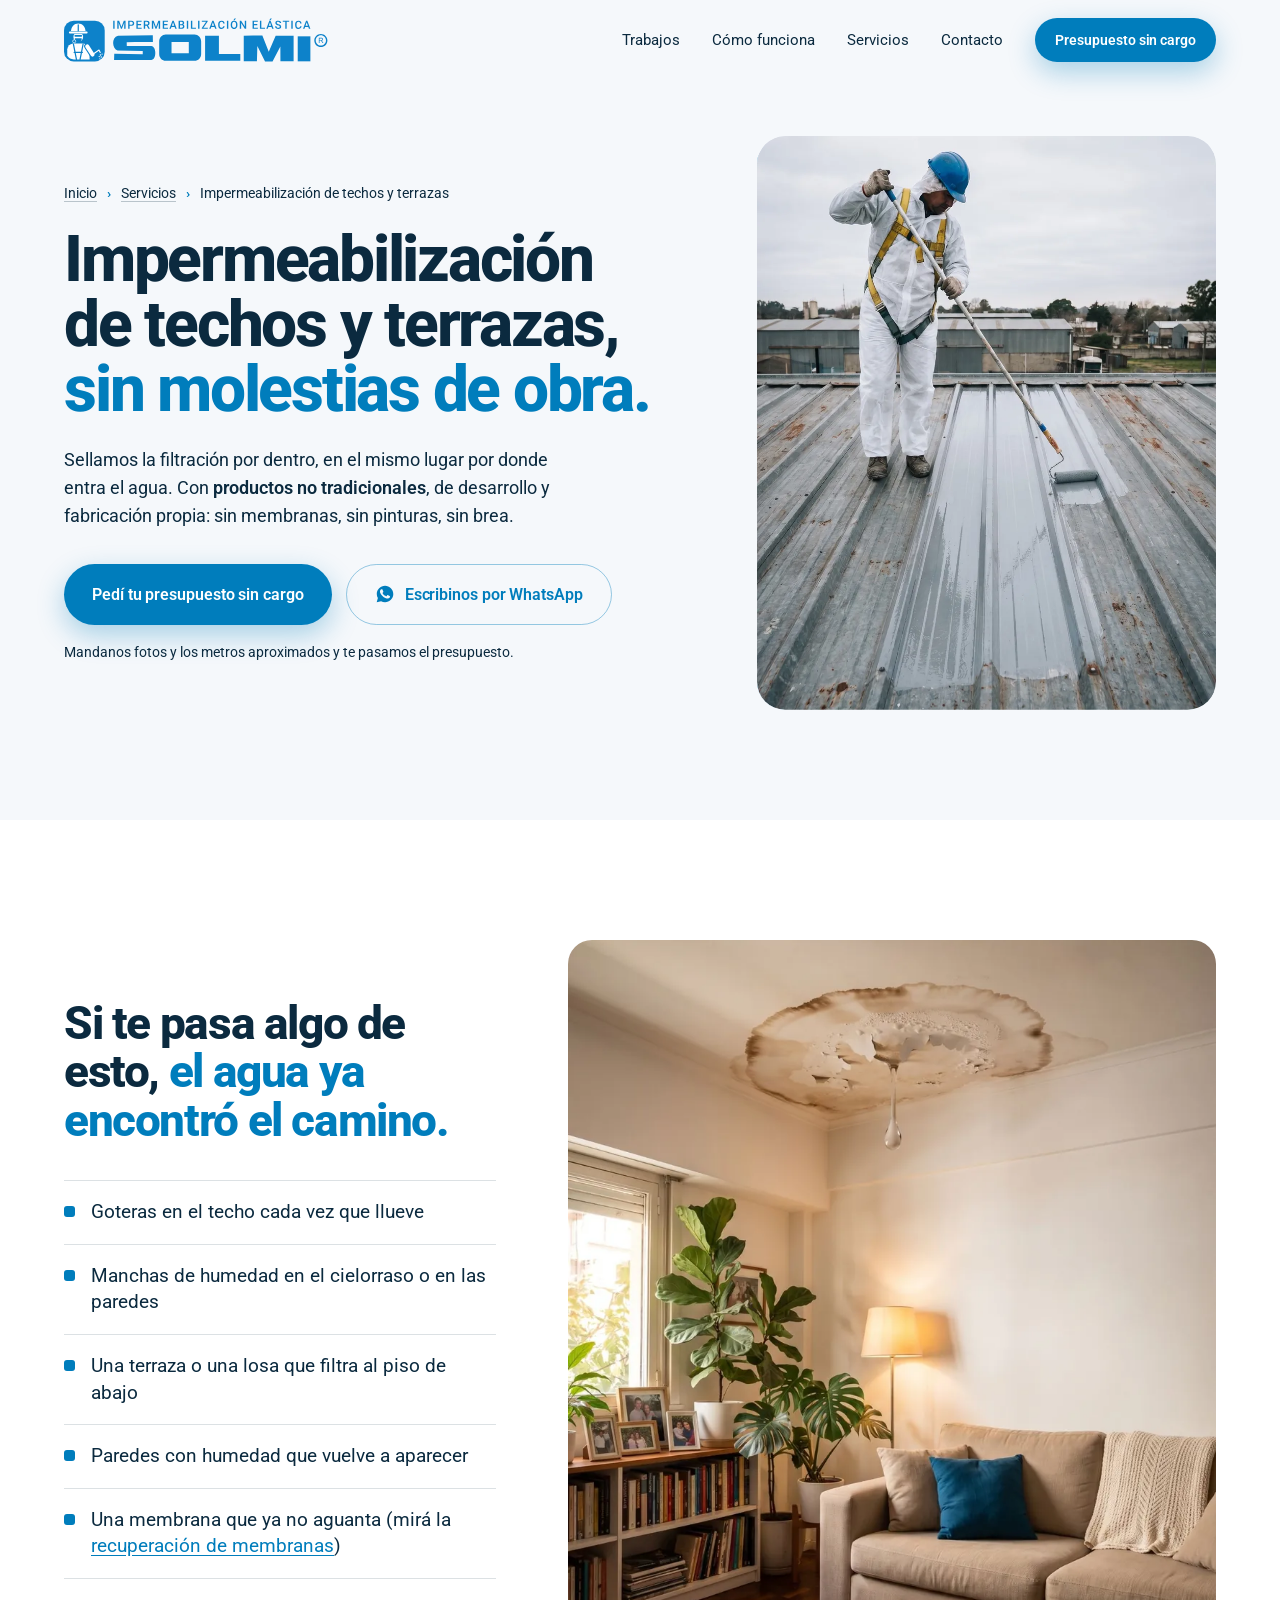
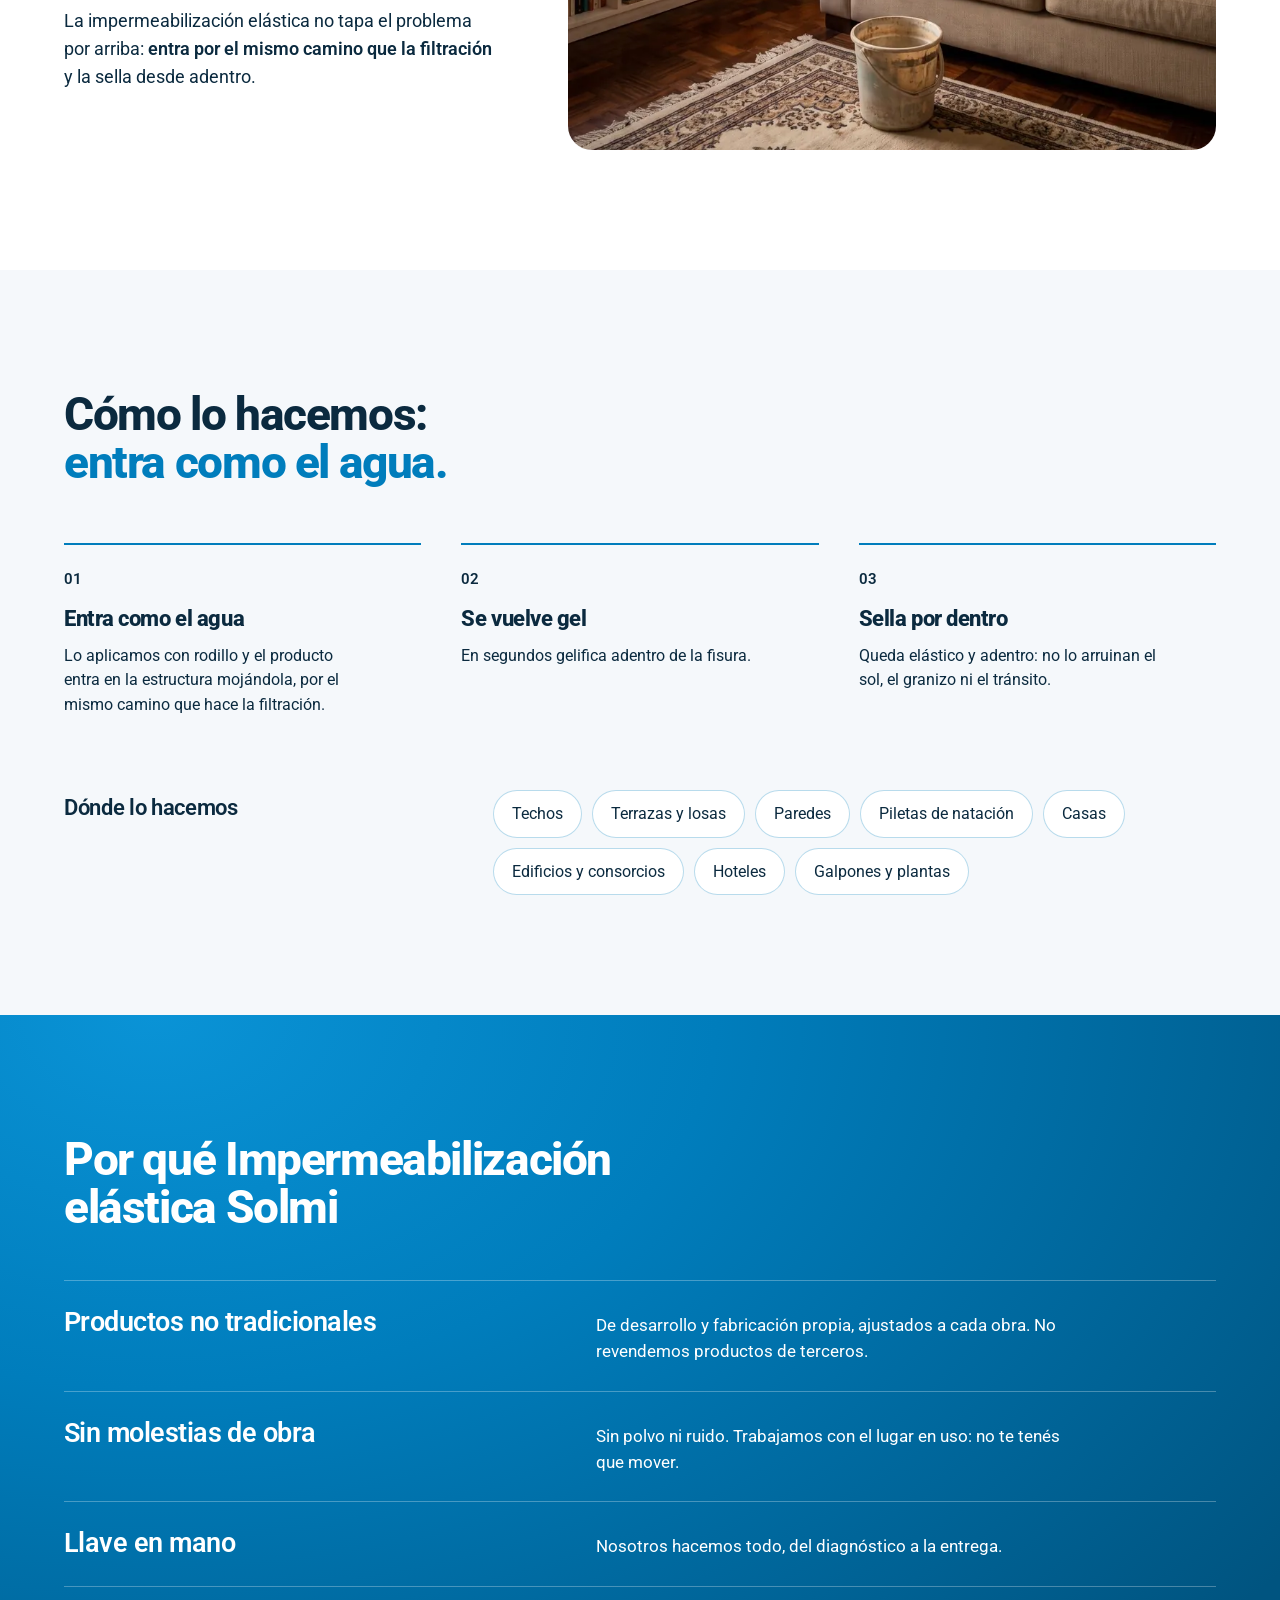
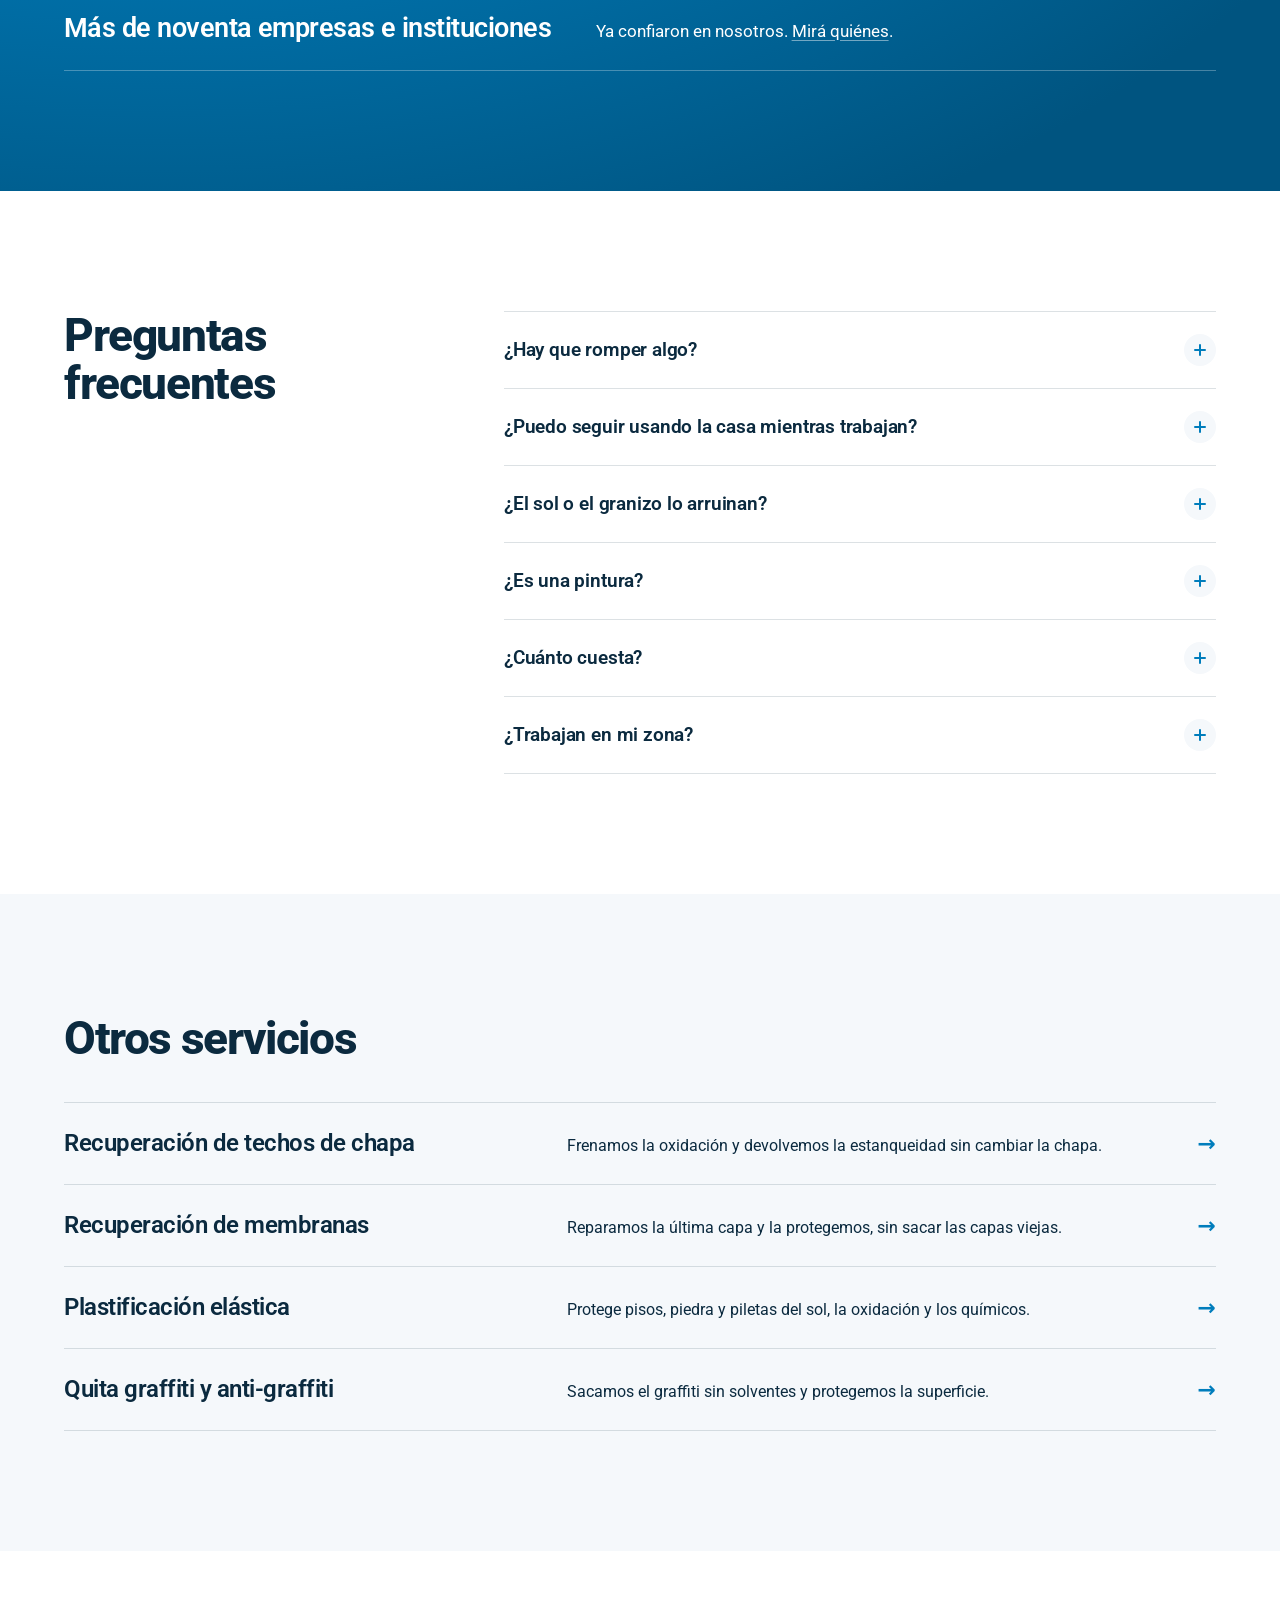
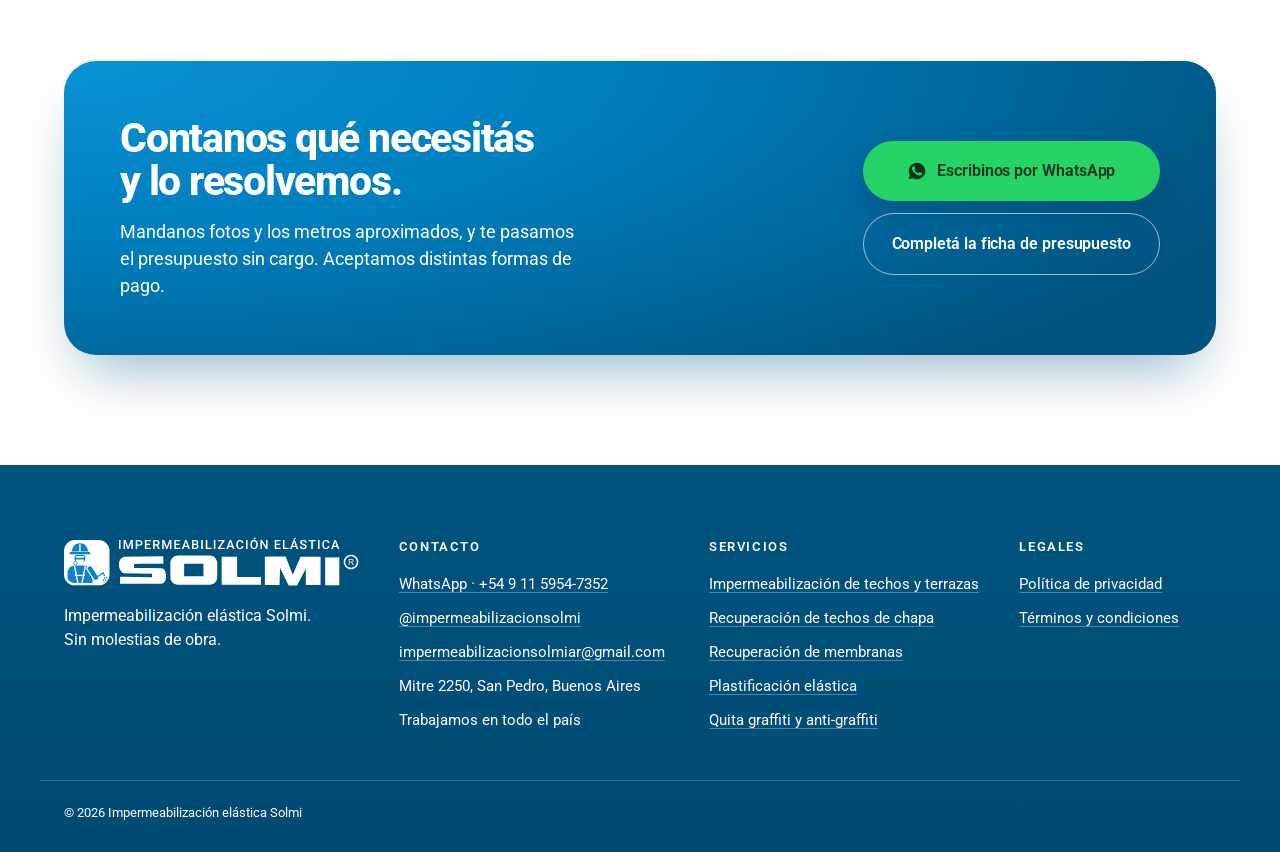
<file: impermeabilizacion-de-techos-y-terrazas/index.html>
<!DOCTYPE html>
<html lang="es">
<head>
    <meta charset="UTF-8">
    <meta name="viewport" content="width=device-width, initial-scale=1.0">
    <link rel="canonical" href="https://xn--impermeabilizacinelsticasolmi-ync86c.com.ar/impermeabilizacion-de-techos-y-terrazas/">
    <!-- Google Analytics (cuenta de Impermeabilización elástica Solmi) -->
    <script async src="https://www.googletagmanager.com/gtm.js?id=G-W3YY8VCQ1C"></script>
    <script>
      window.dataLayer = window.dataLayer || [];
      function gtag(){dataLayer.push(arguments);}
      gtag('js', new Date());
    </script>
    <script src="../analytics.js" defer></script>
    <!-- Página generada por diseno/servicios.py: los cambios van ahí, no acá. -->
    <title>Impermeabilización de techos y terrazas sin molestias de obra · Impermeabilización elástica Solmi</title>
    <meta name="description" content="Terminamos con las goteras y la humedad de techos, terrazas y paredes sellando por dentro. Sin membranas, sin pinturas, sin brea y sin molestias de obra. Presupuesto sin cargo.">
    <meta name="theme-color" content="#007DBC">
    <link rel="icon" href="../assets/img/favicon.svg" type="image/svg+xml">
    <link rel="apple-touch-icon" href="../assets/img/apple-touch-icon.png">
    <meta property="og:type" content="website">
    <meta property="og:locale" content="es_AR">
    <meta property="og:site_name" content="Impermeabilización elástica Solmi">
    <meta property="og:title" content="Impermeabilización de techos y terrazas sin molestias de obra · Impermeabilización elástica Solmi">
    <meta property="og:description" content="Terminamos con las goteras y la humedad de techos, terrazas y paredes sellando por dentro. Sin membranas, sin pinturas, sin brea y sin molestias de obra. Presupuesto sin cargo.">
    <meta property="og:image" content="https://xn--impermeabilizacinelsticasolmi-ync86c.com.ar/assets/img/servicios/techos-aplicador-rodillo.webp">
    <meta property="og:url" content="https://xn--impermeabilizacinelsticasolmi-ync86c.com.ar/impermeabilizacion-de-techos-y-terrazas/">
    <meta name="twitter:card" content="summary_large_image">
    <script type="application/ld+json">{"@context": "https://schema.org", "@type": "Service", "name": "Impermeabilización de techos y terrazas", "serviceType": "Impermeabilización de techos y terrazas", "description": "Terminamos con las goteras y la humedad de techos, terrazas y paredes sellando por dentro. Sin membranas, sin pinturas, sin brea y sin molestias de obra. Presupuesto sin cargo.", "url": "https://xn--impermeabilizacinelsticasolmi-ync86c.com.ar/impermeabilizacion-de-techos-y-terrazas/", "areaServed": {"@type": "Country", "name": "Argentina"}, "provider": {"@type": "LocalBusiness", "name": "Impermeabilización elástica Solmi", "url": "https://xn--impermeabilizacinelsticasolmi-ync86c.com.ar/", "telephone": "+54 9 11 5954-7352", "address": {"@type": "PostalAddress", "streetAddress": "Mitre 2250", "addressLocality": "San Pedro", "addressRegion": "Buenos Aires", "addressCountry": "AR"}}}</script>
    <script type="application/ld+json">{"@context": "https://schema.org", "@type": "BreadcrumbList", "itemListElement": [{"@type": "ListItem", "position": 1, "name": "Inicio", "item": "https://xn--impermeabilizacinelsticasolmi-ync86c.com.ar/"}, {"@type": "ListItem", "position": 2, "name": "Servicios", "item": "https://xn--impermeabilizacinelsticasolmi-ync86c.com.ar/#servicios"}, {"@type": "ListItem", "position": 3, "name": "Impermeabilización de techos y terrazas", "item": "https://xn--impermeabilizacinelsticasolmi-ync86c.com.ar/impermeabilizacion-de-techos-y-terrazas/"}]}</script>
    <script type="application/ld+json">{"@context": "https://schema.org", "@type": "FAQPage", "mainEntity": [{"@type": "Question", "name": "¿Hay que romper algo?", "acceptedAnswer": {"@type": "Answer", "text": "No. Es impermeabilización sin molestias de obra: no rompemos, no usamos membranas, pinturas ni brea, y no hay polvo ni ruido de obra."}}, {"@type": "Question", "name": "¿Puedo seguir usando la casa mientras trabajan?", "acceptedAnswer": {"@type": "Answer", "text": "Sí. Trabajamos con el lugar en uso: casas habitadas, edificios con vecinos y hoteles abiertos."}}, {"@type": "Question", "name": "¿El sol o el granizo lo arruinan?", "acceptedAnswer": {"@type": "Answer", "text": "No. El sellado queda adentro de la estructura, así que el sol, el granizo y el tránsito no lo degradan."}}, {"@type": "Question", "name": "¿Es una pintura?", "acceptedAnswer": {"@type": "Answer", "text": "No. Lo pasamos con rodillo, pero no queda como una capa arriba: el producto entra en la estructura, se vuelve gel y sella por dentro."}}, {"@type": "Question", "name": "¿Cuánto cuesta?", "acceptedAnswer": {"@type": "Answer", "text": "Depende de cada trabajo. Mandanos por WhatsApp fotos del lugar y los metros aproximados y te pasamos el presupuesto sin cargo. Aceptamos distintas formas de pago."}}, {"@type": "Question", "name": "¿Trabajan en mi zona?", "acceptedAnswer": {"@type": "Answer", "text": "Trabajamos en todo el país, desde San Pedro, Buenos Aires. Escribinos con tu localidad."}}]}</script>
    <link rel="preload" href="../assets/fonts/roboto-latin-var.woff2" as="font" type="font/woff2" crossorigin>
    <link rel="preload" href="../assets/img/servicios/techos-aplicador-rodillo.webp" as="image" fetchpriority="high">
    <link rel="stylesheet" href="../index.css?v=20261108">
    <link rel="stylesheet" href="../servicios.css?v=20261108">
</head>
<body>
    <!-- MENÚ -->
    <nav class="nav" id="navbar" aria-label="Principal">
        <div class="container nav-container">
            <a href="../" class="brand" aria-label="Impermeabilización elástica Solmi, inicio">
                <img class="logo" src="../assets/img/logo-solmi-sello.svg" alt="Impermeabilización elástica Solmi" width="930" height="155">
            </a>
            <div class="nav-links" id="nav-links">
                <a href="../#trabajos">Trabajos</a>
                <a href="../#como-funciona">Cómo funciona</a>
                <a href="../#servicios">Servicios</a>
                <a href="../#contacto">Contacto</a>
                <a href="../presupuesto/" class="btn btn-sm btn-main">Presupuesto sin cargo</a>
            </div>
            <button class="burger" id="burger" aria-label="Abrir menú" aria-expanded="false" aria-controls="nav-links">
                <svg viewBox="0 0 24 24" fill="none" stroke="currentColor" stroke-width="2" stroke-linecap="round" aria-hidden="true"><path class="l1" d="M4 7h16"/><path class="l2" d="M4 12h16"/><path class="l3" d="M4 17h16"/></svg>
            </button>
        </div>
    </nav>

    <header class="svc-hero">
        <div class="container svc-hero-grid">
            <div class="svc-hero-copy">
                <nav aria-label="Estás en">
                    <ol class="crumbs">
                        <li><a href="../">Inicio</a></li>
                        <li><a href="../#servicios">Servicios</a></li>
                        <li><span aria-current="page">Impermeabilización de techos y terrazas</span></li>
                    </ol>
                </nav>
                <h1>Impermeabilización de techos y terrazas, <em>sin molestias de obra.</em></h1>
                <p class="svc-sub">Sellamos la filtración por dentro, en el mismo lugar por donde entra el agua. Con <strong>productos no tradicionales</strong>, de desarrollo y fabricación propia: sin membranas, sin pinturas, sin brea.</p>
                <div class="svc-ctas">
                    <a href="../presupuesto/" class="btn btn-main">Pedí tu presupuesto sin cargo</a>
                    <a href="https://wa.me/5491159547352?text=Hola%2C%20vengo%20de%20la%20web%20de%20Impermeabilizaci%C3%B3n%20el%C3%A1stica%20Solmi.%20Quiero%20pedir%20un%20presupuesto%20para%20impermeabilizar%20un%20techo%20o%20una%20terraza." class="btn btn-line" target="_blank" rel="noopener"><svg class="wa-ico" width="20" height="20" viewBox="0 0 24 24" aria-hidden="true"><path fill="currentColor" d="M12.04 2C6.58 2 2.13 6.45 2.13 11.91c0 1.75.46 3.45 1.32 4.95L2.05 22l5.25-1.38c1.45.79 3.08 1.21 4.74 1.21 5.46 0 9.91-4.45 9.91-9.91S17.5 2 12.04 2Zm5.8 14.03c-.25.69-1.44 1.32-2 1.4-.51.08-1.16.11-1.87-.12-.43-.14-.99-.32-1.7-.63-2.98-1.29-4.93-4.29-5.08-4.49-.15-.2-1.21-1.61-1.21-3.07 0-1.46.77-2.18 1.04-2.48.27-.3.6-.37.79-.37h.57c.18 0 .43-.07.67.51.25.6.84 2.06.92 2.21.07.15.12.32.02.52-.1.2-.15.32-.3.5-.15.17-.31.39-.45.52-.15.15-.3.31-.13.61.17.3.77 1.27 1.66 2.06 1.13 1.01 2.09 1.32 2.39 1.47.3.15.47.12.64-.07.17-.2.74-.87.94-1.16.2-.3.4-.25.67-.15.27.1 1.73.82 2.03.97.3.15.5.22.57.35.07.12.07.72-.17 1.41Z"/></svg>Escribinos por WhatsApp</a>
                </div>
                <p class="svc-note">Mandanos fotos y los metros aproximados y te pasamos el presupuesto.</p>
            </div>
            <div class="svc-window"><img src="../assets/img/servicios/techos-aplicador-rodillo.webp" alt="Aplicador de Impermeabilización elástica Solmi pasando el producto con rodillo sobre un techo" width="900" height="1205" fetchpriority="high"></div>
        </div>
    </header>

    <main>
        <section class="svc-sec svc-signs">
            <div class="container">
                <div class="svc-signs-grid">
                    <div class="reveal">
                        <h2 class="svc-h2">Si te pasa algo de esto, <em>el agua ya encontró el camino.</em></h2>
                        <ul class="svc-list">
                        <li><span>Goteras en el techo cada vez que llueve</span></li>
                        <li><span>Manchas de humedad en el cielorraso o en las paredes</span></li>
                        <li><span>Una terraza o una losa que filtra al piso de abajo</span></li>
                        <li><span>Paredes con humedad que vuelve a aparecer</span></li>
                        <li><span>Una membrana que ya no aguanta (mirá la <a href="../recuperacion-de-membranas/">recuperación de membranas</a>)</span></li>
                        </ul>
                        <p class="svc-after">La impermeabilización elástica no tapa el problema por arriba: <strong>entra por el mismo camino que la filtración</strong> y la sella desde adentro.</p>
                    </div>
                    <div class="svc-signs-photo reveal"><img src="../assets/img/servicios/techos-gotera.webp" alt="Living con una mancha de humedad en el techo y un balde juntando la gotera" width="900" height="1206" loading="lazy"></div>
                </div>
            </div>
        </section>

        <section class="svc-sec svc-how">
            <div class="container">
                <h2 class="svc-h2 reveal">Cómo lo hacemos: <em>entra como el agua.</em></h2>
                <ol class="how-steps" data-stagger>
                <li>
                    <span class="how-num">01</span>
                    <b>Entra como el agua</b>
                    <p>Lo aplicamos con rodillo y el producto entra en la estructura mojándola, por el mismo camino que hace la filtración.</p>
                </li>
                <li>
                    <span class="how-num">02</span>
                    <b>Se vuelve gel</b>
                    <p>En segundos gelifica adentro de la fisura.</p>
                </li>
                <li>
                    <span class="how-num">03</span>
                    <b>Sella por dentro</b>
                    <p>Queda elástico y adentro: no lo arruinan el sol, el granizo ni el tránsito.</p>
                </li>
                </ol>
                <div class="svc-where reveal">
                    <h3>Dónde lo hacemos</h3>
                    <ul class="svc-tags"><li>Techos</li><li>Terrazas y losas</li><li>Paredes</li><li>Piletas de natación</li><li>Casas</li><li>Edificios y consorcios</li><li>Hoteles</li><li>Galpones y plantas</li></ul>
                </div>
            </div>
        </section>

        <section class="svc-sec svc-why">
            <div class="container">
                <h2 class="svc-h2 reveal">Por qué Impermeabilización elástica Solmi</h2>
                <dl class="svc-why-list" data-stagger>
                <div><dt>Productos no tradicionales</dt><dd>De desarrollo y fabricación propia, ajustados a cada obra. No revendemos productos de terceros.</dd></div>
                <div><dt>Sin molestias de obra</dt><dd>Sin polvo ni ruido. Trabajamos con el lugar en uso: no te tenés que mover.</dd></div>
                <div><dt>Llave en mano</dt><dd>Nosotros hacemos todo, del diagnóstico a la entrega.</dd></div>
                <div><dt>Más de noventa empresas e instituciones</dt><dd>Ya confiaron en nosotros. <a href="../#confian">Mirá quiénes</a>.</dd></div>
                </dl>
            </div>
        </section>

        <section class="svc-sec svc-faq">
            <div class="container svc-faq-grid">
                <h2 class="svc-h2 reveal">Preguntas frecuentes</h2>
                <div class="faq reveal">
                    <details><summary>¿Hay que romper algo?<i aria-hidden="true"></i></summary><p>No. Es impermeabilización sin molestias de obra: no rompemos, no usamos membranas, pinturas ni brea, y no hay polvo ni ruido de obra.</p></details>
                    <details><summary>¿Puedo seguir usando la casa mientras trabajan?<i aria-hidden="true"></i></summary><p>Sí. Trabajamos con el lugar en uso: casas habitadas, edificios con vecinos y hoteles abiertos.</p></details>
                    <details><summary>¿El sol o el granizo lo arruinan?<i aria-hidden="true"></i></summary><p>No. El sellado queda adentro de la estructura, así que el sol, el granizo y el tránsito no lo degradan.</p></details>
                    <details><summary>¿Es una pintura?<i aria-hidden="true"></i></summary><p>No. Lo pasamos con rodillo, pero no queda como una capa arriba: el producto entra en la estructura, se vuelve gel y sella por dentro.</p></details>
                    <details><summary>¿Cuánto cuesta?<i aria-hidden="true"></i></summary><p>Depende de cada trabajo. Mandanos por WhatsApp fotos del lugar y los metros aproximados y te pasamos el presupuesto sin cargo. Aceptamos distintas formas de pago.</p></details>
                    <details><summary>¿Trabajan en mi zona?<i aria-hidden="true"></i></summary><p>Trabajamos en todo el país, desde San Pedro, Buenos Aires. Escribinos con tu localidad.</p></details>
                </div>
            </div>
        </section>

        <section class="svc-sec svc-more">
            <div class="container">
                <h2 class="svc-h2 reveal">Otros servicios</h2>
                <nav class="svc-more-list reveal" aria-label="Otros servicios">
                <a href="../recuperacion-de-techos-de-chapa/"><b>Recuperación de techos de chapa</b><span>Frenamos la oxidación y devolvemos la estanqueidad sin cambiar la chapa.</span><span class="arr" aria-hidden="true">→</span></a>
                <a href="../recuperacion-de-membranas/"><b>Recuperación de membranas</b><span>Reparamos la última capa y la protegemos, sin sacar las capas viejas.</span><span class="arr" aria-hidden="true">→</span></a>
                <a href="../plastificacion-de-pisos-y-piletas/"><b>Plastificación elástica</b><span>Protege pisos, piedra y piletas del sol, la oxidación y los químicos.</span><span class="arr" aria-hidden="true">→</span></a>
                <a href="../quita-graffiti-y-anti-graffiti/"><b>Quita graffiti y anti-graffiti</b><span>Sacamos el graffiti sin solventes y protegemos la superficie.</span><span class="arr" aria-hidden="true">→</span></a>
                </nav>
            </div>
        </section>

        <section class="svc-cta">
            <div class="container">
                <div class="svc-cta-box reveal">
                    <div>
                        <h2>Contanos qué necesitás y lo resolvemos.</h2>
                        <p>Mandanos fotos y los metros aproximados, y te pasamos el presupuesto sin cargo. Aceptamos distintas formas de pago.</p>
                    </div>
                    <div class="svc-cta-btns">
                        <a href="https://wa.me/5491159547352?text=Hola%2C%20vengo%20de%20la%20web%20de%20Impermeabilizaci%C3%B3n%20el%C3%A1stica%20Solmi.%20Quiero%20pedir%20un%20presupuesto%20para%20impermeabilizar%20un%20techo%20o%20una%20terraza." class="btn btn-wa" target="_blank" rel="noopener"><svg class="wa-ico" width="20" height="20" viewBox="0 0 24 24" aria-hidden="true"><path fill="currentColor" d="M12.04 2C6.58 2 2.13 6.45 2.13 11.91c0 1.75.46 3.45 1.32 4.95L2.05 22l5.25-1.38c1.45.79 3.08 1.21 4.74 1.21 5.46 0 9.91-4.45 9.91-9.91S17.5 2 12.04 2Zm5.8 14.03c-.25.69-1.44 1.32-2 1.4-.51.08-1.16.11-1.87-.12-.43-.14-.99-.32-1.7-.63-2.98-1.29-4.93-4.29-5.08-4.49-.15-.2-1.21-1.61-1.21-3.07 0-1.46.77-2.18 1.04-2.48.27-.3.6-.37.79-.37h.57c.18 0 .43-.07.67.51.25.6.84 2.06.92 2.21.07.15.12.32.02.52-.1.2-.15.32-.3.5-.15.17-.31.39-.45.52-.15.15-.3.31-.13.61.17.3.77 1.27 1.66 2.06 1.13 1.01 2.09 1.32 2.39 1.47.3.15.47.12.64-.07.17-.2.74-.87.94-1.16.2-.3.4-.25.67-.15.27.1 1.73.82 2.03.97.3.15.5.22.57.35.07.12.07.72-.17 1.41Z"/></svg>Escribinos por WhatsApp</a>
                        <a href="../presupuesto/" class="btn btn-ghost-white">Completá la ficha de presupuesto</a>
                    </div>
                </div>
            </div>
        </section>
    </main>

    <!-- PIE -->
    <footer class="foot">
        <div class="container foot-grid">
            <div class="foot-brand">
                <img src="../assets/img/logo-solmi-sello-blanco.svg" alt="Impermeabilización elástica Solmi" width="930" height="155">
                <p>Impermeabilización elástica Solmi.<br>Sin molestias de obra.</p>
            </div>
            <div>
                <h3>Contacto</h3>
                <ul>
                    <li><a href="https://wa.me/5491159547352?text=Hola%2C%20vengo%20de%20la%20web%20de%20Impermeabilizaci%C3%B3n%20el%C3%A1stica%20Solmi." target="_blank" rel="noopener">WhatsApp · +54 9 11 5954-7352</a></li>
                    <li><a href="https://www.instagram.com/impermeabilizacionsolmi/" target="_blank" rel="noopener">@impermeabilizacionsolmi</a></li>
                    <li><a href="mailto:impermeabilizacionsolmiar@gmail.com">impermeabilizacionsolmiar@gmail.com</a></li>
                    <li>Mitre 2250, San Pedro, Buenos Aires</li>
                    <li>Trabajamos en todo el país</li>
                </ul>
            </div>
            <div>
                <h3>Servicios</h3>
                <ul>
                    <li><a href="../impermeabilizacion-de-techos-y-terrazas/">Impermeabilización de techos y terrazas</a></li>
                    <li><a href="../recuperacion-de-techos-de-chapa/">Recuperación de techos de chapa</a></li>
                    <li><a href="../recuperacion-de-membranas/">Recuperación de membranas</a></li>
                    <li><a href="../plastificacion-de-pisos-y-piletas/">Plastificación elástica</a></li>
                    <li><a href="../quita-graffiti-y-anti-graffiti/">Quita graffiti y anti-graffiti</a></li>
                </ul>
            </div>
            <div>
                <h3>Legales</h3>
                <ul>
                    <li><a href="../politica-de-privacidad/">Política de privacidad</a></li>
                    <li><a href="../terminos-y-condiciones/">Términos y condiciones</a></li>
                </ul>
            </div>
        </div>
        <div class="container foot-bottom">© 2026 Impermeabilización elástica Solmi</div>
    </footer>

    <script>
        // Menú: fondo al bajar y hamburguesa en el celular
        const navbar = document.getElementById('navbar');
        const onScroll = () => navbar.classList.toggle('scrolled', window.scrollY > 24);
        window.addEventListener('scroll', onScroll, { passive: true });
        onScroll();
        const burger = document.getElementById('burger');
        const setMenu = (open) => {
            navbar.classList.toggle('menu-open', open);
            burger.setAttribute('aria-expanded', open);
            burger.setAttribute('aria-label', open ? 'Cerrar menú' : 'Abrir menú');
        };
        burger.addEventListener('click', () => setMenu(!navbar.classList.contains('menu-open')));
        document.querySelectorAll('#nav-links a').forEach(a => a.addEventListener('click', () => setMenu(false)));
        document.addEventListener('keydown', (e) => { if (e.key === 'Escape') setMenu(false); });

        // Aparición al hacer scroll
        document.querySelectorAll('[data-stagger]').forEach((g) => [...g.children].forEach((c, i) => c.style.setProperty('--i', i)));
        const io = new IntersectionObserver((entries) => entries.forEach((en) => {
            if (!en.isIntersecting) return;
            en.target.classList.add('is-revealed');
            io.unobserve(en.target);
        }), { threshold: 0.15, rootMargin: '0px 0px -8% 0px' });
        document.querySelectorAll('.reveal, [data-stagger]').forEach((el) => io.observe(el));

        // Preguntas: una abierta a la vez
        const preguntas = document.querySelectorAll('.faq details');
        preguntas.forEach((d) => d.addEventListener('toggle', () => {
            if (d.open) preguntas.forEach((o) => { if (o !== d) o.open = false; });
        }));
    </script>
</body>
</html>
</file>
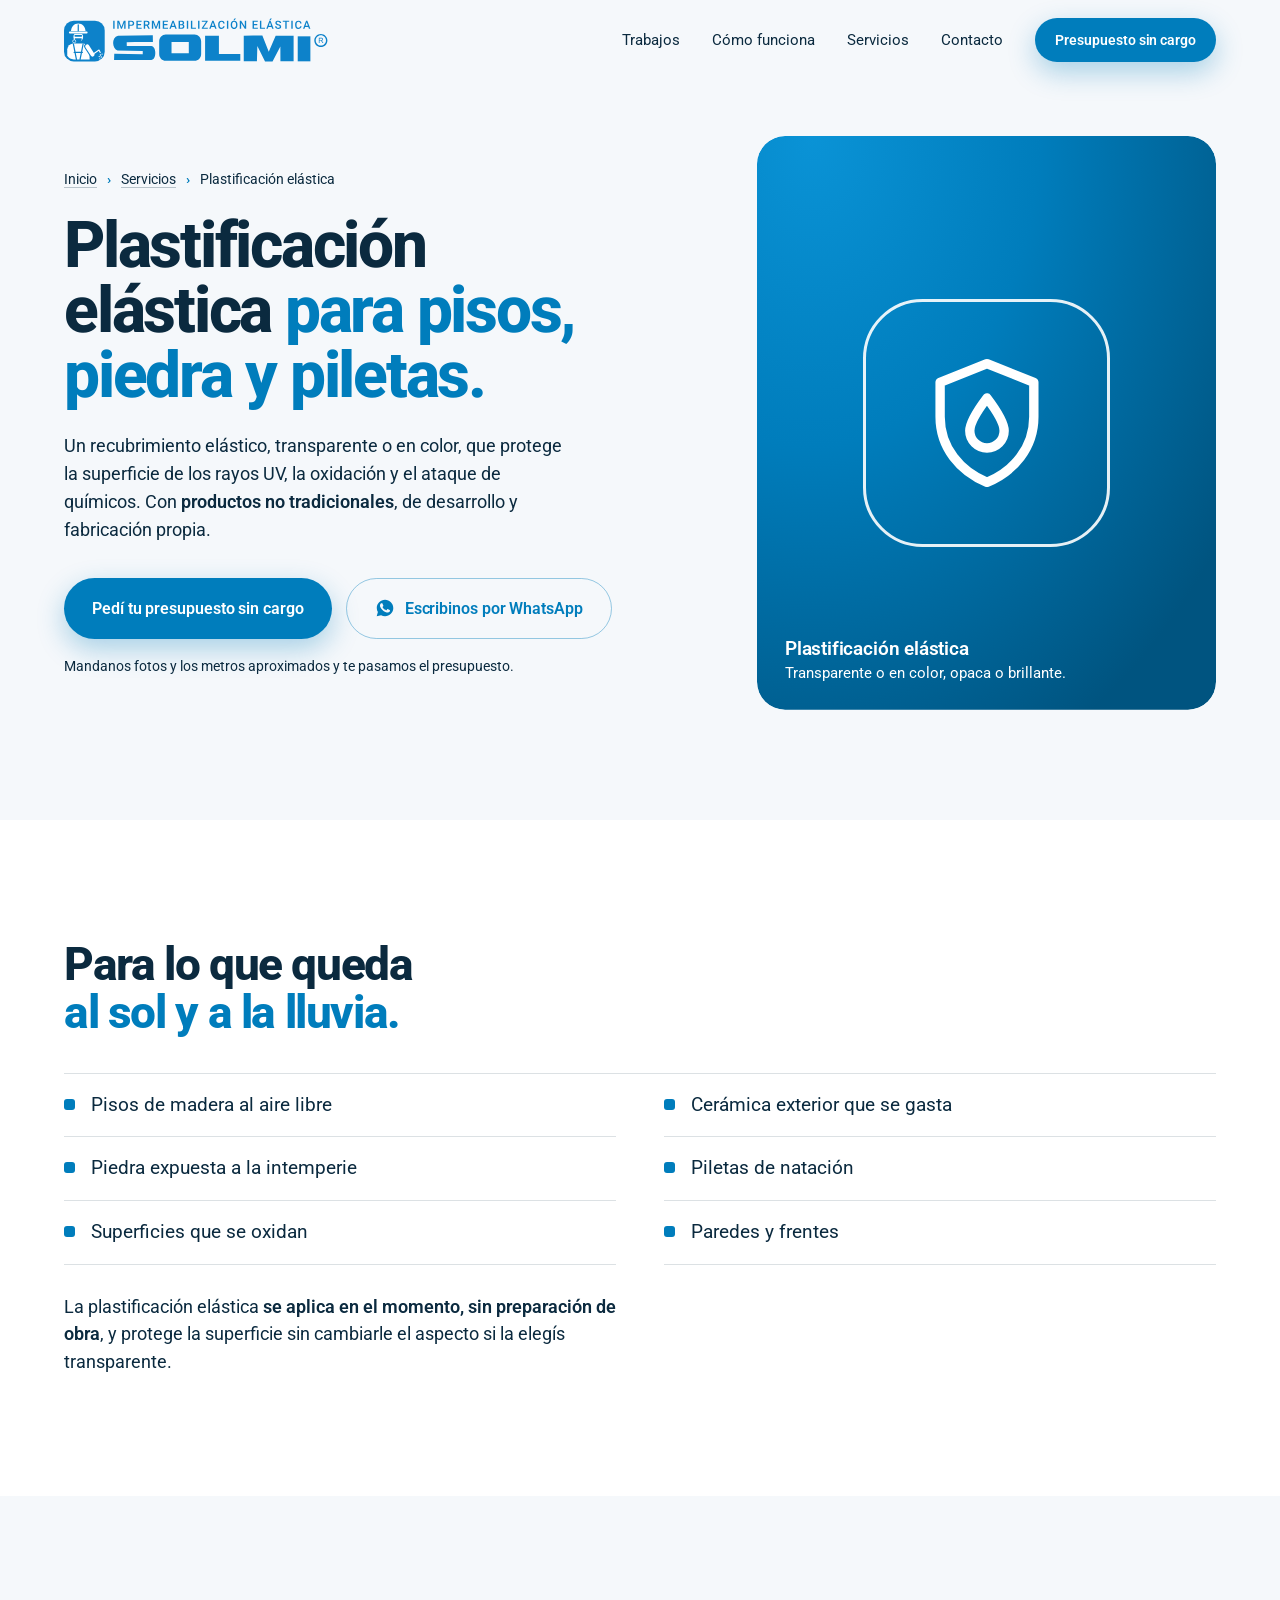
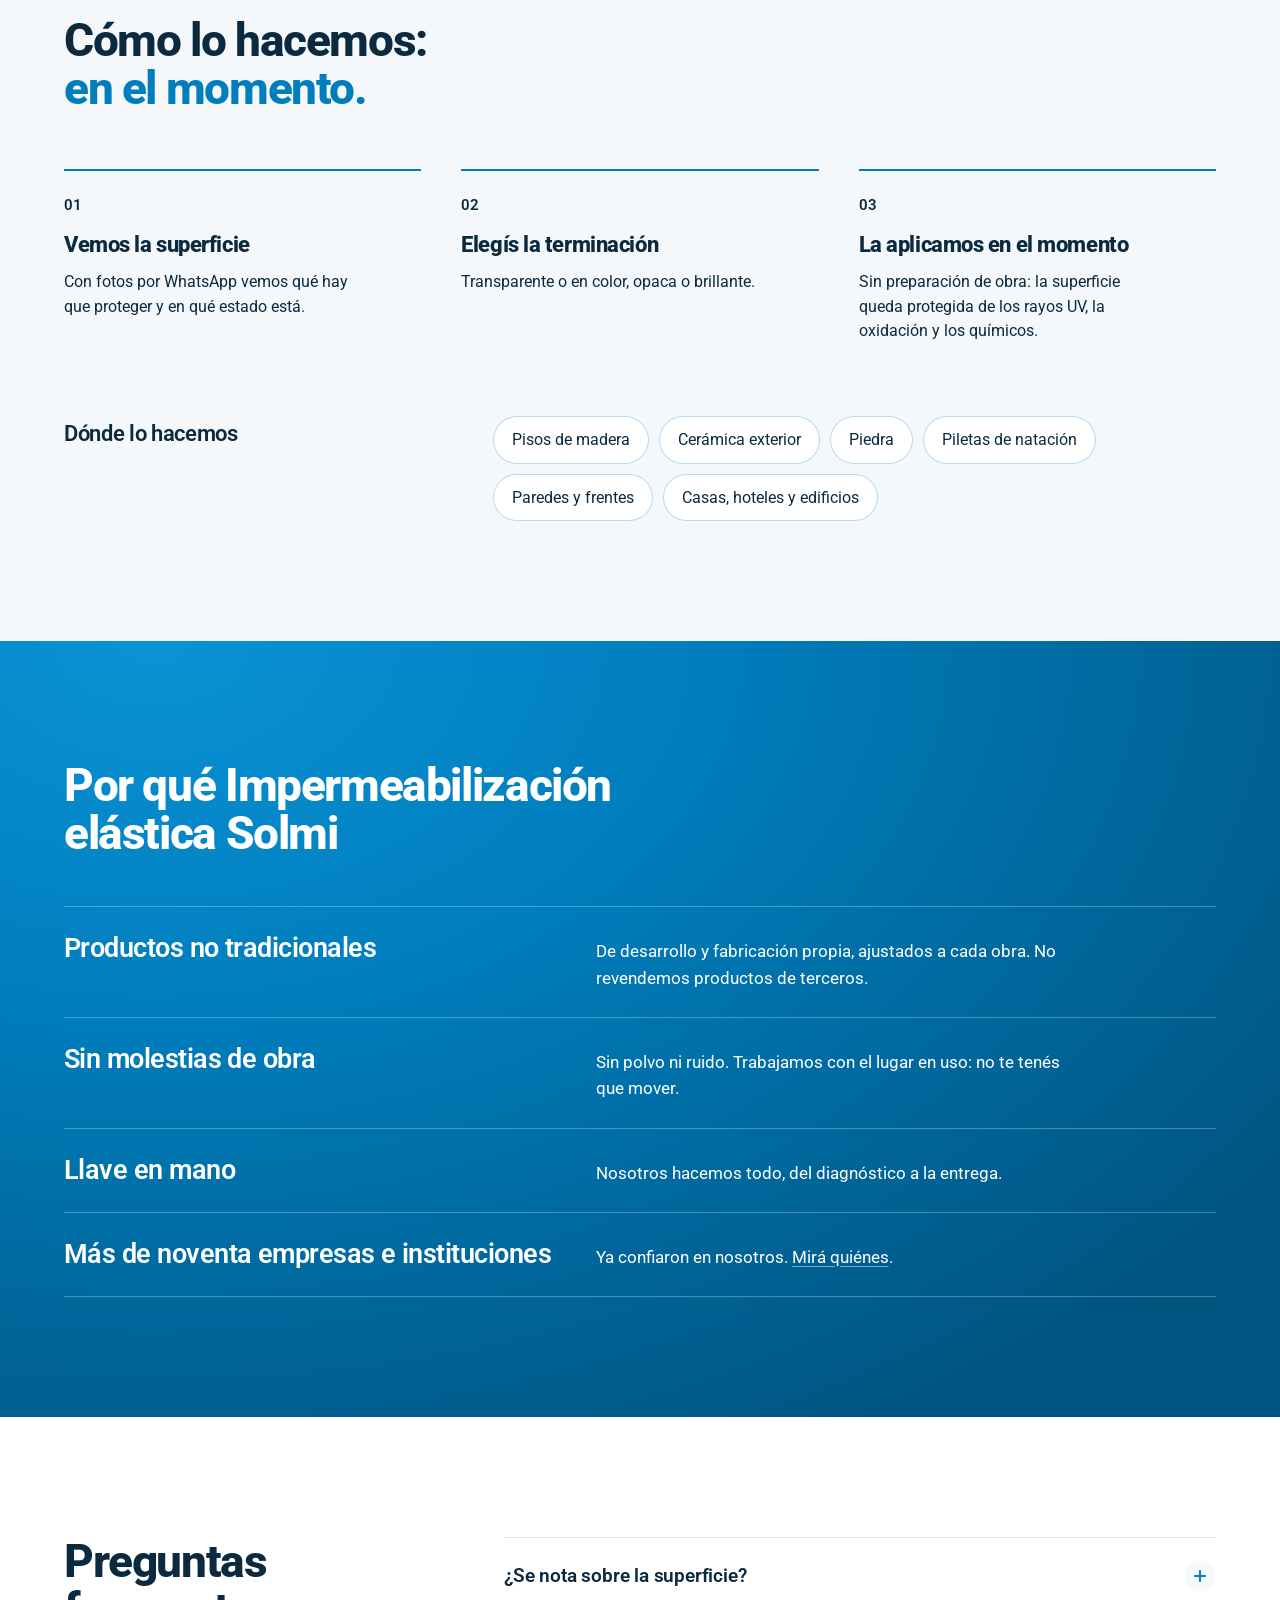
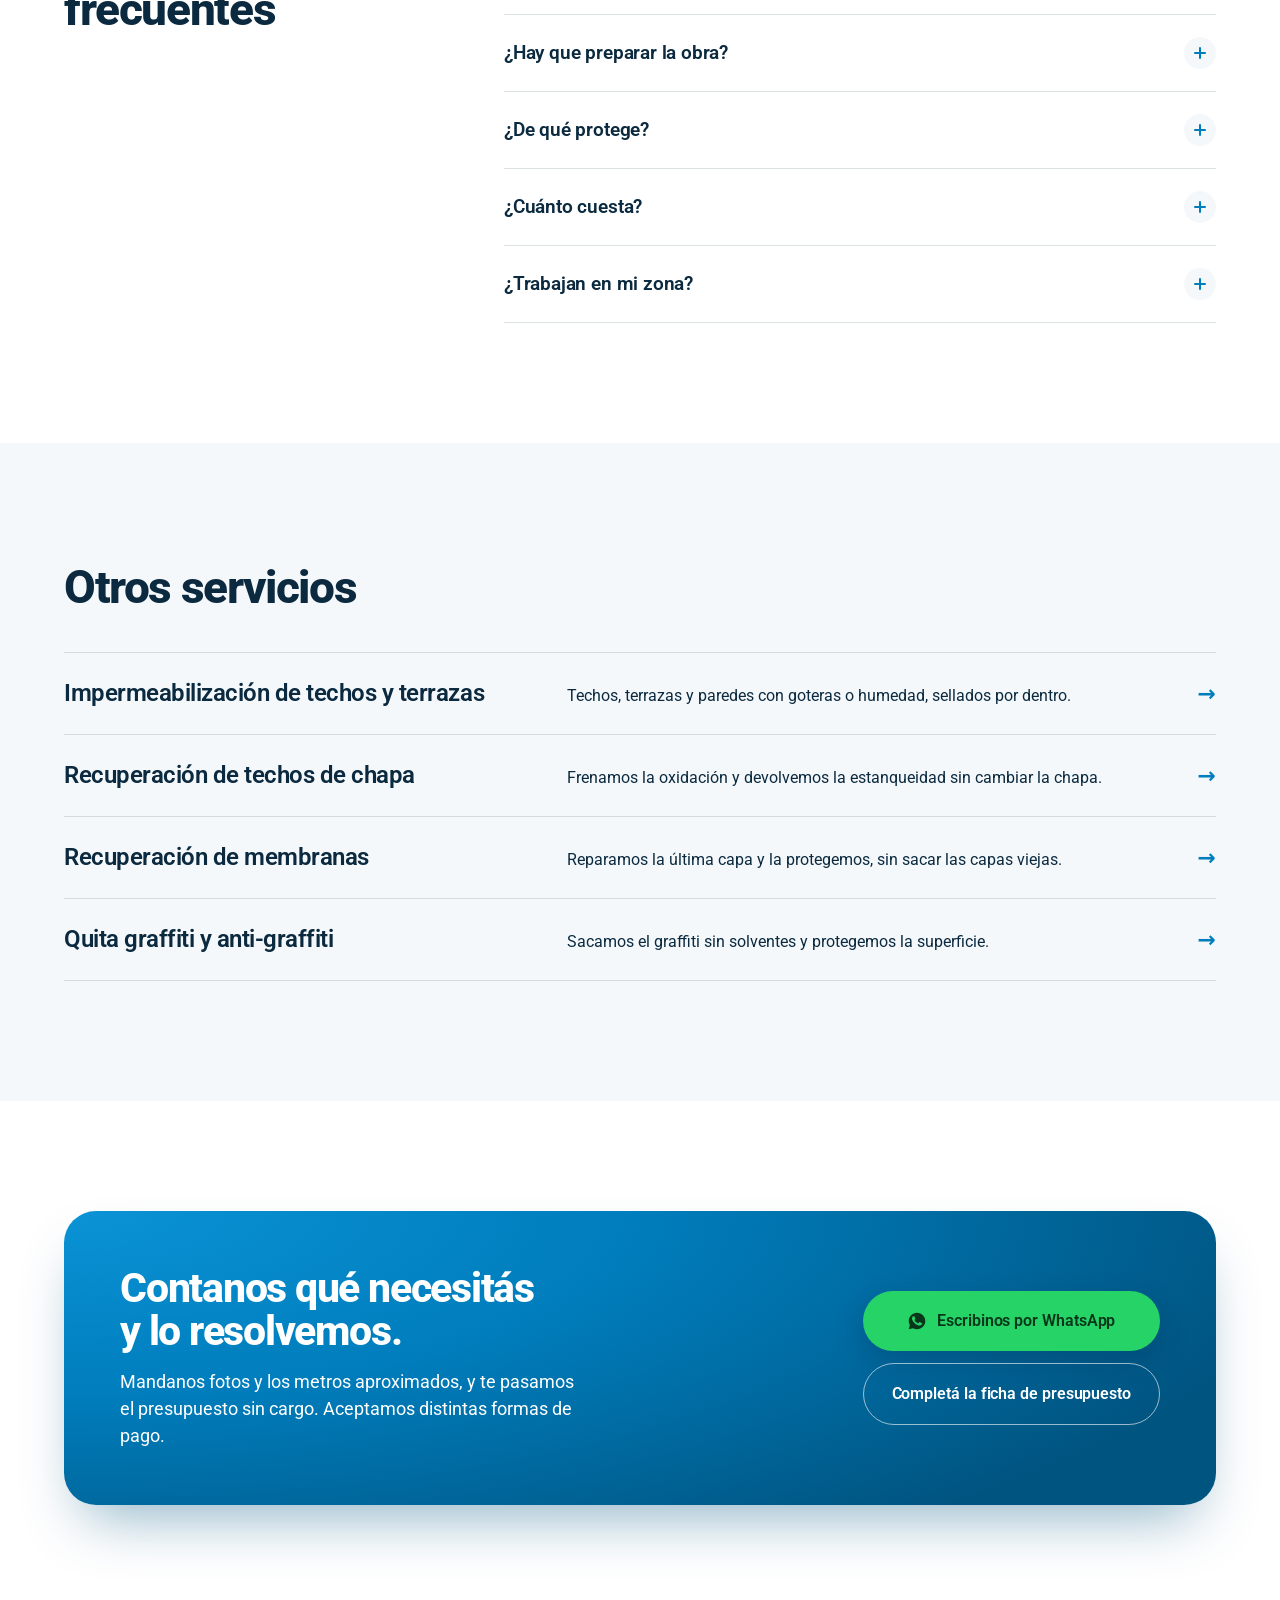
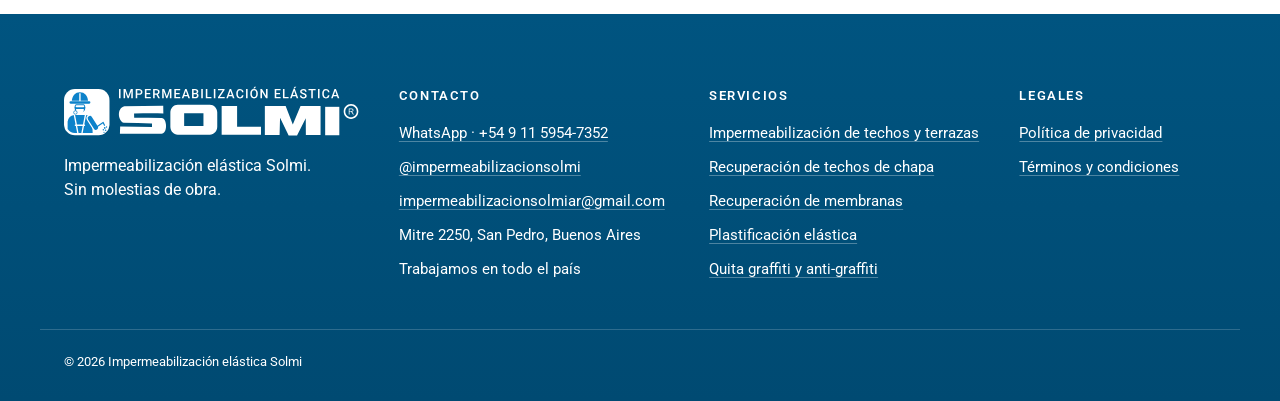
<file: plastificacion-de-pisos-y-piletas/index.html>
<!DOCTYPE html>
<html lang="es">
<head>
    <meta charset="UTF-8">
    <meta name="viewport" content="width=device-width, initial-scale=1.0">
    <link rel="canonical" href="https://xn--impermeabilizacinelsticasolmi-ync86c.com.ar/plastificacion-de-pisos-y-piletas/">
    <!-- Google Analytics (cuenta de Impermeabilización elástica Solmi) -->
    <script async src="https://www.googletagmanager.com/gtm.js?id=G-W3YY8VCQ1C"></script>
    <script>
      window.dataLayer = window.dataLayer || [];
      function gtag(){dataLayer.push(arguments);}
      gtag('js', new Date());
    </script>
    <script src="../analytics.js" defer></script>
    <!-- Página generada por diseno/servicios.py: los cambios van ahí, no acá. -->
    <title>Plastificación elástica de pisos, piedra y piletas · Impermeabilización elástica Solmi</title>
    <meta name="description" content="Plastificación elástica para proteger pisos de madera, cerámica exterior, piedra y piletas del sol, la oxidación y los químicos. Transparente o en color. Presupuesto sin cargo.">
    <meta name="theme-color" content="#007DBC">
    <link rel="icon" href="../assets/img/favicon.svg" type="image/svg+xml">
    <link rel="apple-touch-icon" href="../assets/img/apple-touch-icon.png">
    <meta property="og:type" content="website">
    <meta property="og:locale" content="es_AR">
    <meta property="og:site_name" content="Impermeabilización elástica Solmi">
    <meta property="og:title" content="Plastificación elástica de pisos, piedra y piletas · Impermeabilización elástica Solmi">
    <meta property="og:description" content="Plastificación elástica para proteger pisos de madera, cerámica exterior, piedra y piletas del sol, la oxidación y los químicos. Transparente o en color. Presupuesto sin cargo.">
    <meta property="og:image" content="https://xn--impermeabilizacinelsticasolmi-ync86c.com.ar/assets/img/og-solmi.jpg">
    <meta property="og:url" content="https://xn--impermeabilizacinelsticasolmi-ync86c.com.ar/plastificacion-de-pisos-y-piletas/">
    <meta name="twitter:card" content="summary_large_image">
    <script type="application/ld+json">{"@context": "https://schema.org", "@type": "Service", "name": "Plastificación elástica", "serviceType": "Plastificación elástica", "description": "Plastificación elástica para proteger pisos de madera, cerámica exterior, piedra y piletas del sol, la oxidación y los químicos. Transparente o en color. Presupuesto sin cargo.", "url": "https://xn--impermeabilizacinelsticasolmi-ync86c.com.ar/plastificacion-de-pisos-y-piletas/", "areaServed": {"@type": "Country", "name": "Argentina"}, "provider": {"@type": "LocalBusiness", "name": "Impermeabilización elástica Solmi", "url": "https://xn--impermeabilizacinelsticasolmi-ync86c.com.ar/", "telephone": "+54 9 11 5954-7352", "address": {"@type": "PostalAddress", "streetAddress": "Mitre 2250", "addressLocality": "San Pedro", "addressRegion": "Buenos Aires", "addressCountry": "AR"}}}</script>
    <script type="application/ld+json">{"@context": "https://schema.org", "@type": "BreadcrumbList", "itemListElement": [{"@type": "ListItem", "position": 1, "name": "Inicio", "item": "https://xn--impermeabilizacinelsticasolmi-ync86c.com.ar/"}, {"@type": "ListItem", "position": 2, "name": "Servicios", "item": "https://xn--impermeabilizacinelsticasolmi-ync86c.com.ar/#servicios"}, {"@type": "ListItem", "position": 3, "name": "Plastificación elástica", "item": "https://xn--impermeabilizacinelsticasolmi-ync86c.com.ar/plastificacion-de-pisos-y-piletas/"}]}</script>
    <script type="application/ld+json">{"@context": "https://schema.org", "@type": "FAQPage", "mainEntity": [{"@type": "Question", "name": "¿Se nota sobre la superficie?", "acceptedAnswer": {"@type": "Answer", "text": "Depende de lo que elijas: puede ser transparente, o en color, opaca o brillante."}}, {"@type": "Question", "name": "¿Hay que preparar la obra?", "acceptedAnswer": {"@type": "Answer", "text": "No. Se aplica en el momento, sin preparación de obra y sin molestias de obra."}}, {"@type": "Question", "name": "¿De qué protege?", "acceptedAnswer": {"@type": "Answer", "text": "De la oxidación, los rayos UV y el ataque de químicos, vapores y ácidos."}}, {"@type": "Question", "name": "¿Cuánto cuesta?", "acceptedAnswer": {"@type": "Answer", "text": "Depende de la superficie. Mandanos por WhatsApp fotos y los metros aproximados y te pasamos el presupuesto sin cargo. Aceptamos distintas formas de pago."}}, {"@type": "Question", "name": "¿Trabajan en mi zona?", "acceptedAnswer": {"@type": "Answer", "text": "Trabajamos en todo el país, desde San Pedro, Buenos Aires. Escribinos con tu localidad."}}]}</script>
    <link rel="preload" href="../assets/fonts/roboto-latin-var.woff2" as="font" type="font/woff2" crossorigin>
    
    <link rel="stylesheet" href="../index.css?v=20261108">
    <link rel="stylesheet" href="../servicios.css?v=20261108">
</head>
<body>
    <!-- MENÚ -->
    <nav class="nav" id="navbar" aria-label="Principal">
        <div class="container nav-container">
            <a href="../" class="brand" aria-label="Impermeabilización elástica Solmi, inicio">
                <img class="logo" src="../assets/img/logo-solmi-sello.svg" alt="Impermeabilización elástica Solmi" width="930" height="155">
            </a>
            <div class="nav-links" id="nav-links">
                <a href="../#trabajos">Trabajos</a>
                <a href="../#como-funciona">Cómo funciona</a>
                <a href="../#servicios">Servicios</a>
                <a href="../#contacto">Contacto</a>
                <a href="../presupuesto/" class="btn btn-sm btn-main">Presupuesto sin cargo</a>
            </div>
            <button class="burger" id="burger" aria-label="Abrir menú" aria-expanded="false" aria-controls="nav-links">
                <svg viewBox="0 0 24 24" fill="none" stroke="currentColor" stroke-width="2" stroke-linecap="round" aria-hidden="true"><path class="l1" d="M4 7h16"/><path class="l2" d="M4 12h16"/><path class="l3" d="M4 17h16"/></svg>
            </button>
        </div>
    </nav>

    <header class="svc-hero">
        <div class="container svc-hero-grid">
            <div class="svc-hero-copy">
                <nav aria-label="Estás en">
                    <ol class="crumbs">
                        <li><a href="../">Inicio</a></li>
                        <li><a href="../#servicios">Servicios</a></li>
                        <li><span aria-current="page">Plastificación elástica</span></li>
                    </ol>
                </nav>
                <h1>Plastificación elástica <em>para pisos, piedra y piletas.</em></h1>
                <p class="svc-sub">Un recubrimiento elástico, transparente o en color, que protege la superficie de los rayos UV, la oxidación y el ataque de químicos. Con <strong>productos no tradicionales</strong>, de desarrollo y fabricación propia.</p>
                <div class="svc-ctas">
                    <a href="../presupuesto/" class="btn btn-main">Pedí tu presupuesto sin cargo</a>
                    <a href="https://wa.me/5491159547352?text=Hola%2C%20vengo%20de%20la%20web%20de%20Impermeabilizaci%C3%B3n%20el%C3%A1stica%20Solmi.%20Quiero%20pedir%20un%20presupuesto%20para%20plastificar%20una%20superficie." class="btn btn-line" target="_blank" rel="noopener"><svg class="wa-ico" width="20" height="20" viewBox="0 0 24 24" aria-hidden="true"><path fill="currentColor" d="M12.04 2C6.58 2 2.13 6.45 2.13 11.91c0 1.75.46 3.45 1.32 4.95L2.05 22l5.25-1.38c1.45.79 3.08 1.21 4.74 1.21 5.46 0 9.91-4.45 9.91-9.91S17.5 2 12.04 2Zm5.8 14.03c-.25.69-1.44 1.32-2 1.4-.51.08-1.16.11-1.87-.12-.43-.14-.99-.32-1.7-.63-2.98-1.29-4.93-4.29-5.08-4.49-.15-.2-1.21-1.61-1.21-3.07 0-1.46.77-2.18 1.04-2.48.27-.3.6-.37.79-.37h.57c.18 0 .43-.07.67.51.25.6.84 2.06.92 2.21.07.15.12.32.02.52-.1.2-.15.32-.3.5-.15.17-.31.39-.45.52-.15.15-.3.31-.13.61.17.3.77 1.27 1.66 2.06 1.13 1.01 2.09 1.32 2.39 1.47.3.15.47.12.64-.07.17-.2.74-.87.94-1.16.2-.3.4-.25.67-.15.27.1 1.73.82 2.03.97.3.15.5.22.57.35.07.12.07.72-.17 1.41Z"/></svg>Escribinos por WhatsApp</a>
                </div>
                <p class="svc-note">Mandanos fotos y los metros aproximados y te pasamos el presupuesto.</p>
            </div>
            <div class="svc-window is-sign" aria-hidden="true"><span class="svc-sign-mark"><svg viewBox="0 0 48 48" fill="none" stroke="currentColor" stroke-width="3" stroke-linecap="round" stroke-linejoin="round" aria-hidden="true"><path d="M24 5 9 11v11c0 10 6.5 17.5 15 21 8.5-3.5 15-11 15-21V11Z"/><path d="M24 16c-3.5 4.6-5.5 8-5.5 10.5a5.5 5.5 0 0 0 11 0C29.5 24 27.5 20.6 24 16Z"/></svg></span><p class="svc-sign-cap"><b>Plastificación elástica</b>Transparente o en color, opaca o brillante.</p></div>
        </div>
    </header>

    <main>
        <section class="svc-sec svc-signs">
            <div class="container">
                <div class="svc-signs-grid no-photo">
                    <div class="reveal">
                        <h2 class="svc-h2">Para lo que queda <em>al sol y a la lluvia.</em></h2>
                        <ul class="svc-list">
                        <li><span>Pisos de madera al aire libre</span></li>
                        <li><span>Cerámica exterior que se gasta</span></li>
                        <li><span>Piedra expuesta a la intemperie</span></li>
                        <li><span>Piletas de natación</span></li>
                        <li><span>Superficies que se oxidan</span></li>
                        <li><span>Paredes y frentes</span></li>
                        </ul>
                        <p class="svc-after">La plastificación elástica <strong>se aplica en el momento, sin preparación de obra</strong>, y protege la superficie sin cambiarle el aspecto si la elegís transparente.</p>
                    </div>
                    
                </div>
            </div>
        </section>

        <section class="svc-sec svc-how">
            <div class="container">
                <h2 class="svc-h2 reveal">Cómo lo hacemos: <em>en el momento.</em></h2>
                <ol class="how-steps" data-stagger>
                <li>
                    <span class="how-num">01</span>
                    <b>Vemos la superficie</b>
                    <p>Con fotos por WhatsApp vemos qué hay que proteger y en qué estado está.</p>
                </li>
                <li>
                    <span class="how-num">02</span>
                    <b>Elegís la terminación</b>
                    <p>Transparente o en color, opaca o brillante.</p>
                </li>
                <li>
                    <span class="how-num">03</span>
                    <b>La aplicamos en el momento</b>
                    <p>Sin preparación de obra: la superficie queda protegida de los rayos UV, la oxidación y los químicos.</p>
                </li>
                </ol>
                <div class="svc-where reveal">
                    <h3>Dónde lo hacemos</h3>
                    <ul class="svc-tags"><li>Pisos de madera</li><li>Cerámica exterior</li><li>Piedra</li><li>Piletas de natación</li><li>Paredes y frentes</li><li>Casas, hoteles y edificios</li></ul>
                </div>
            </div>
        </section>

        <section class="svc-sec svc-why">
            <div class="container">
                <h2 class="svc-h2 reveal">Por qué Impermeabilización elástica Solmi</h2>
                <dl class="svc-why-list" data-stagger>
                <div><dt>Productos no tradicionales</dt><dd>De desarrollo y fabricación propia, ajustados a cada obra. No revendemos productos de terceros.</dd></div>
                <div><dt>Sin molestias de obra</dt><dd>Sin polvo ni ruido. Trabajamos con el lugar en uso: no te tenés que mover.</dd></div>
                <div><dt>Llave en mano</dt><dd>Nosotros hacemos todo, del diagnóstico a la entrega.</dd></div>
                <div><dt>Más de noventa empresas e instituciones</dt><dd>Ya confiaron en nosotros. <a href="../#confian">Mirá quiénes</a>.</dd></div>
                </dl>
            </div>
        </section>

        <section class="svc-sec svc-faq">
            <div class="container svc-faq-grid">
                <h2 class="svc-h2 reveal">Preguntas frecuentes</h2>
                <div class="faq reveal">
                    <details><summary>¿Se nota sobre la superficie?<i aria-hidden="true"></i></summary><p>Depende de lo que elijas: puede ser transparente, o en color, opaca o brillante.</p></details>
                    <details><summary>¿Hay que preparar la obra?<i aria-hidden="true"></i></summary><p>No. Se aplica en el momento, sin preparación de obra y sin molestias de obra.</p></details>
                    <details><summary>¿De qué protege?<i aria-hidden="true"></i></summary><p>De la oxidación, los rayos UV y el ataque de químicos, vapores y ácidos.</p></details>
                    <details><summary>¿Cuánto cuesta?<i aria-hidden="true"></i></summary><p>Depende de la superficie. Mandanos por WhatsApp fotos y los metros aproximados y te pasamos el presupuesto sin cargo. Aceptamos distintas formas de pago.</p></details>
                    <details><summary>¿Trabajan en mi zona?<i aria-hidden="true"></i></summary><p>Trabajamos en todo el país, desde San Pedro, Buenos Aires. Escribinos con tu localidad.</p></details>
                </div>
            </div>
        </section>

        <section class="svc-sec svc-more">
            <div class="container">
                <h2 class="svc-h2 reveal">Otros servicios</h2>
                <nav class="svc-more-list reveal" aria-label="Otros servicios">
                <a href="../impermeabilizacion-de-techos-y-terrazas/"><b>Impermeabilización de techos y terrazas</b><span>Techos, terrazas y paredes con goteras o humedad, sellados por dentro.</span><span class="arr" aria-hidden="true">→</span></a>
                <a href="../recuperacion-de-techos-de-chapa/"><b>Recuperación de techos de chapa</b><span>Frenamos la oxidación y devolvemos la estanqueidad sin cambiar la chapa.</span><span class="arr" aria-hidden="true">→</span></a>
                <a href="../recuperacion-de-membranas/"><b>Recuperación de membranas</b><span>Reparamos la última capa y la protegemos, sin sacar las capas viejas.</span><span class="arr" aria-hidden="true">→</span></a>
                <a href="../quita-graffiti-y-anti-graffiti/"><b>Quita graffiti y anti-graffiti</b><span>Sacamos el graffiti sin solventes y protegemos la superficie.</span><span class="arr" aria-hidden="true">→</span></a>
                </nav>
            </div>
        </section>

        <section class="svc-cta">
            <div class="container">
                <div class="svc-cta-box reveal">
                    <div>
                        <h2>Contanos qué necesitás y lo resolvemos.</h2>
                        <p>Mandanos fotos y los metros aproximados, y te pasamos el presupuesto sin cargo. Aceptamos distintas formas de pago.</p>
                    </div>
                    <div class="svc-cta-btns">
                        <a href="https://wa.me/5491159547352?text=Hola%2C%20vengo%20de%20la%20web%20de%20Impermeabilizaci%C3%B3n%20el%C3%A1stica%20Solmi.%20Quiero%20pedir%20un%20presupuesto%20para%20plastificar%20una%20superficie." class="btn btn-wa" target="_blank" rel="noopener"><svg class="wa-ico" width="20" height="20" viewBox="0 0 24 24" aria-hidden="true"><path fill="currentColor" d="M12.04 2C6.58 2 2.13 6.45 2.13 11.91c0 1.75.46 3.45 1.32 4.95L2.05 22l5.25-1.38c1.45.79 3.08 1.21 4.74 1.21 5.46 0 9.91-4.45 9.91-9.91S17.5 2 12.04 2Zm5.8 14.03c-.25.69-1.44 1.32-2 1.4-.51.08-1.16.11-1.87-.12-.43-.14-.99-.32-1.7-.63-2.98-1.29-4.93-4.29-5.08-4.49-.15-.2-1.21-1.61-1.21-3.07 0-1.46.77-2.18 1.04-2.48.27-.3.6-.37.79-.37h.57c.18 0 .43-.07.67.51.25.6.84 2.06.92 2.21.07.15.12.32.02.52-.1.2-.15.32-.3.5-.15.17-.31.39-.45.52-.15.15-.3.31-.13.61.17.3.77 1.27 1.66 2.06 1.13 1.01 2.09 1.32 2.39 1.47.3.15.47.12.64-.07.17-.2.74-.87.94-1.16.2-.3.4-.25.67-.15.27.1 1.73.82 2.03.97.3.15.5.22.57.35.07.12.07.72-.17 1.41Z"/></svg>Escribinos por WhatsApp</a>
                        <a href="../presupuesto/" class="btn btn-ghost-white">Completá la ficha de presupuesto</a>
                    </div>
                </div>
            </div>
        </section>
    </main>

    <!-- PIE -->
    <footer class="foot">
        <div class="container foot-grid">
            <div class="foot-brand">
                <img src="../assets/img/logo-solmi-sello-blanco.svg" alt="Impermeabilización elástica Solmi" width="930" height="155">
                <p>Impermeabilización elástica Solmi.<br>Sin molestias de obra.</p>
            </div>
            <div>
                <h3>Contacto</h3>
                <ul>
                    <li><a href="https://wa.me/5491159547352?text=Hola%2C%20vengo%20de%20la%20web%20de%20Impermeabilizaci%C3%B3n%20el%C3%A1stica%20Solmi." target="_blank" rel="noopener">WhatsApp · +54 9 11 5954-7352</a></li>
                    <li><a href="https://www.instagram.com/impermeabilizacionsolmi/" target="_blank" rel="noopener">@impermeabilizacionsolmi</a></li>
                    <li><a href="mailto:impermeabilizacionsolmiar@gmail.com">impermeabilizacionsolmiar@gmail.com</a></li>
                    <li>Mitre 2250, San Pedro, Buenos Aires</li>
                    <li>Trabajamos en todo el país</li>
                </ul>
            </div>
            <div>
                <h3>Servicios</h3>
                <ul>
                    <li><a href="../impermeabilizacion-de-techos-y-terrazas/">Impermeabilización de techos y terrazas</a></li>
                    <li><a href="../recuperacion-de-techos-de-chapa/">Recuperación de techos de chapa</a></li>
                    <li><a href="../recuperacion-de-membranas/">Recuperación de membranas</a></li>
                    <li><a href="../plastificacion-de-pisos-y-piletas/">Plastificación elástica</a></li>
                    <li><a href="../quita-graffiti-y-anti-graffiti/">Quita graffiti y anti-graffiti</a></li>
                </ul>
            </div>
            <div>
                <h3>Legales</h3>
                <ul>
                    <li><a href="../politica-de-privacidad/">Política de privacidad</a></li>
                    <li><a href="../terminos-y-condiciones/">Términos y condiciones</a></li>
                </ul>
            </div>
        </div>
        <div class="container foot-bottom">© 2026 Impermeabilización elástica Solmi</div>
    </footer>

    <script>
        // Menú: fondo al bajar y hamburguesa en el celular
        const navbar = document.getElementById('navbar');
        const onScroll = () => navbar.classList.toggle('scrolled', window.scrollY > 24);
        window.addEventListener('scroll', onScroll, { passive: true });
        onScroll();
        const burger = document.getElementById('burger');
        const setMenu = (open) => {
            navbar.classList.toggle('menu-open', open);
            burger.setAttribute('aria-expanded', open);
            burger.setAttribute('aria-label', open ? 'Cerrar menú' : 'Abrir menú');
        };
        burger.addEventListener('click', () => setMenu(!navbar.classList.contains('menu-open')));
        document.querySelectorAll('#nav-links a').forEach(a => a.addEventListener('click', () => setMenu(false)));
        document.addEventListener('keydown', (e) => { if (e.key === 'Escape') setMenu(false); });

        // Aparición al hacer scroll
        document.querySelectorAll('[data-stagger]').forEach((g) => [...g.children].forEach((c, i) => c.style.setProperty('--i', i)));
        const io = new IntersectionObserver((entries) => entries.forEach((en) => {
            if (!en.isIntersecting) return;
            en.target.classList.add('is-revealed');
            io.unobserve(en.target);
        }), { threshold: 0.15, rootMargin: '0px 0px -8% 0px' });
        document.querySelectorAll('.reveal, [data-stagger]').forEach((el) => io.observe(el));

        // Preguntas: una abierta a la vez
        const preguntas = document.querySelectorAll('.faq details');
        preguntas.forEach((d) => d.addEventListener('toggle', () => {
            if (d.open) preguntas.forEach((o) => { if (o !== d) o.open = false; });
        }));
    </script>
</body>
</html>
</file>
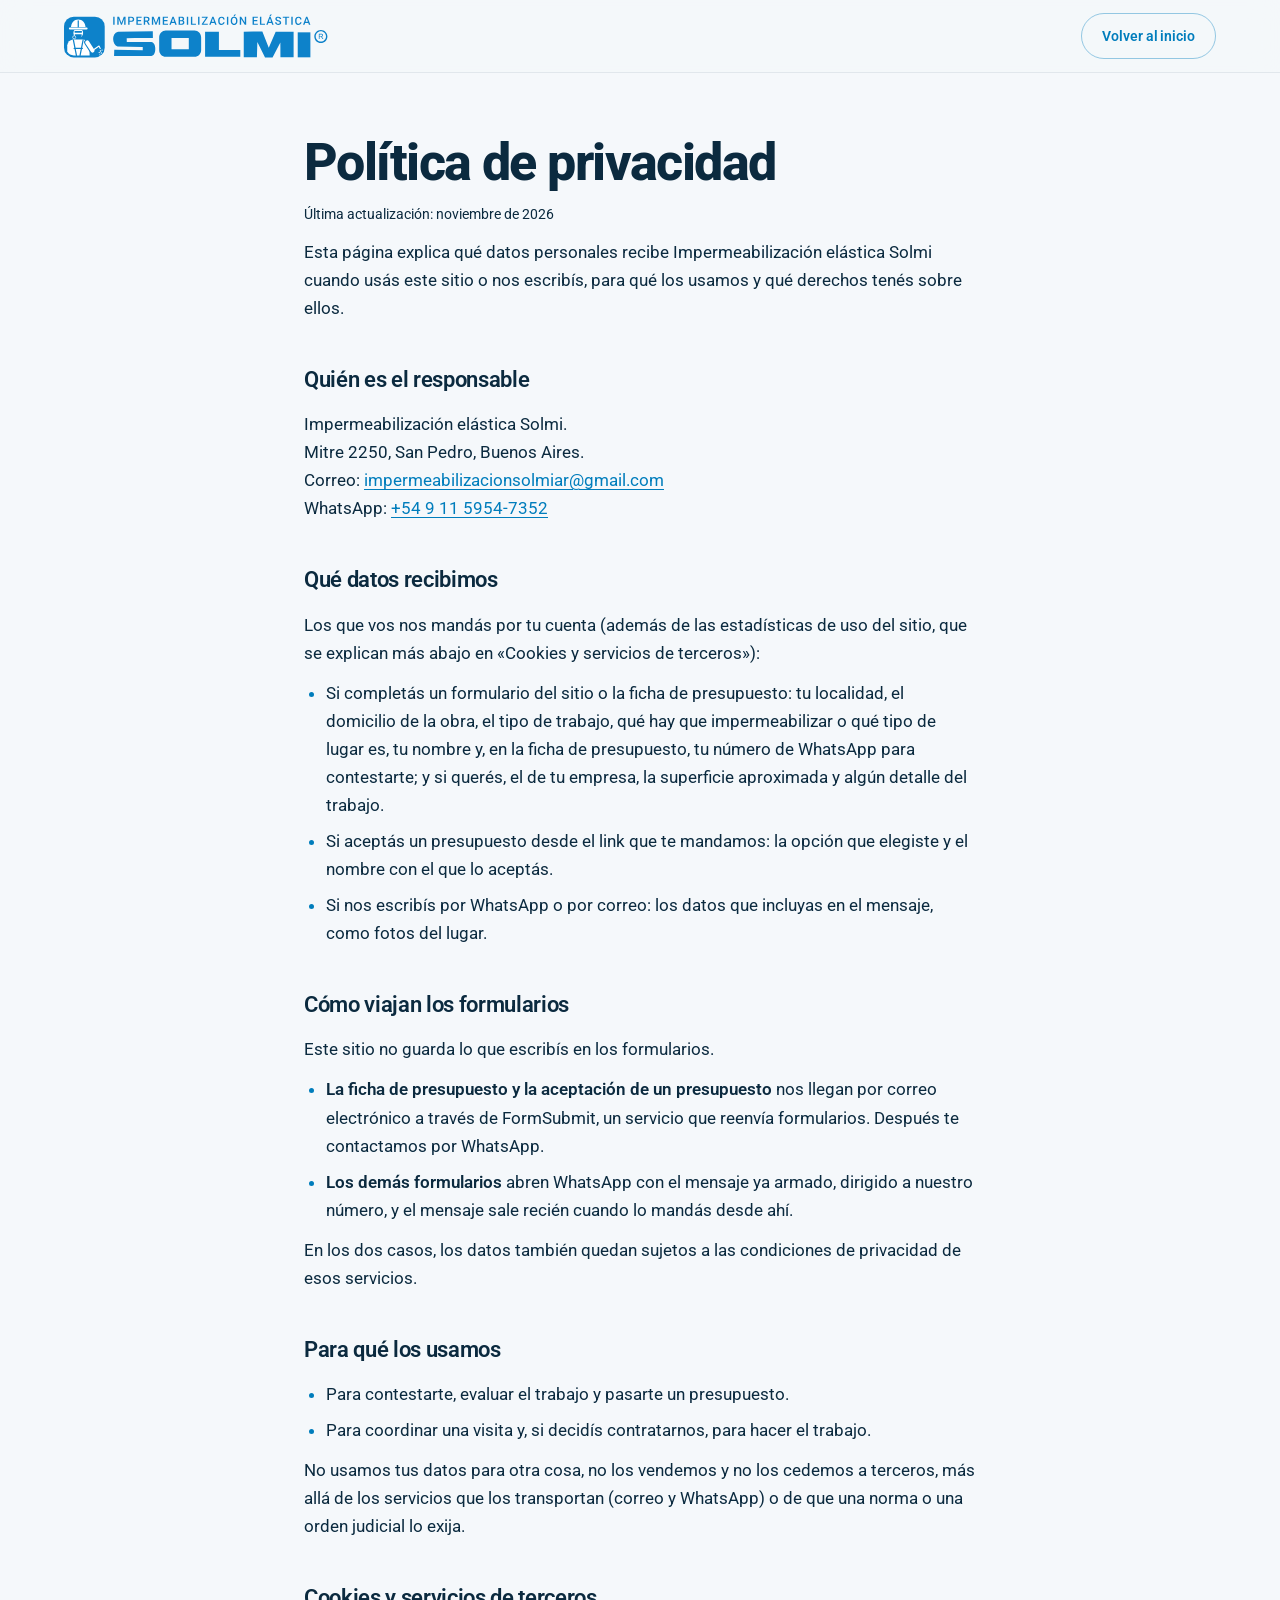
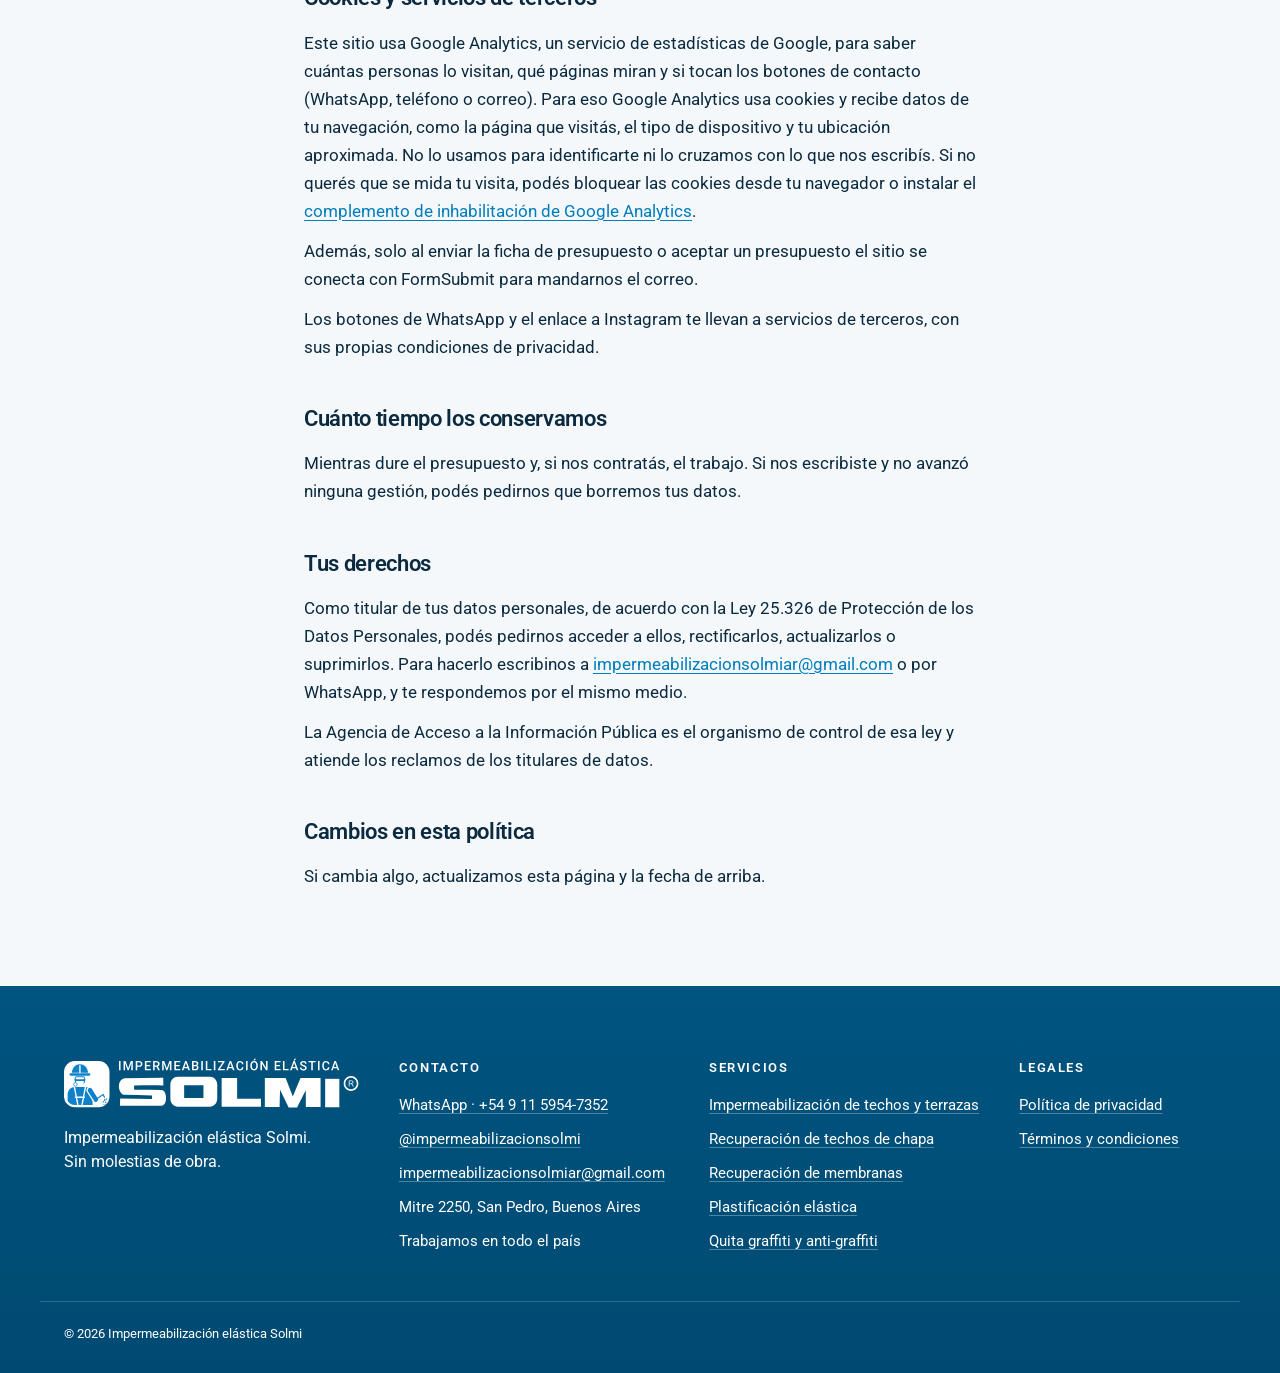
<file: politica-de-privacidad/index.html>
<!DOCTYPE html>
<html lang="es">
<head>
    <meta charset="UTF-8">
    <meta name="viewport" content="width=device-width, initial-scale=1.0">
    <link rel="canonical" href="https://xn--impermeabilizacinelsticasolmi-ync86c.com.ar/politica-de-privacidad/">
    <!-- Google Analytics (cuenta de Impermeabilización elástica Solmi) -->
    <script async src="https://www.googletagmanager.com/gtm.js?id=G-W3YY8VCQ1C"></script>
    <script>
      window.dataLayer = window.dataLayer || [];
      function gtag(){dataLayer.push(arguments);}
      gtag('js', new Date());
    </script>
    <script src="../analytics.js" defer></script>
    <title>Política de privacidad · Impermeabilización elástica Solmi</title>
    <meta name="theme-color" content="#007DBC">
    <link rel="icon" href="../assets/img/favicon.svg" type="image/svg+xml">
    <link rel="apple-touch-icon" href="../assets/img/apple-touch-icon.png">
    <link rel="stylesheet" href="../index.css?v=20261108">
    <style>
        .legal-nav { position: sticky; top: 0; z-index: 10; background: rgba(245, 248, 251, 0.92); backdrop-filter: blur(14px); -webkit-backdrop-filter: blur(14px); box-shadow: 0 1px 0 rgba(11, 42, 63, 0.08); }
        .legal-nav .container { display: flex; align-items: center; justify-content: space-between; height: 72px; }
        .legal-nav img { height: 44px; width: auto; }
        .legal { background: var(--blanco); padding: 64px 0 96px; }
        .legal-body { max-width: 720px; color: var(--tinta); font-size: 17px; line-height: 1.65; }
        .legal-body h1 { font-size: clamp(34px, 4.4vw, 52px); font-weight: 800; letter-spacing: -0.03em; line-height: 1.05; color: var(--tinta); }
        .legal-fecha { margin-top: 10px; font-size: 14px; color: var(--tinta); }
        .legal-body h2 { margin-top: 40px; font-size: 22px; font-weight: 600; letter-spacing: -0.015em; color: var(--tinta); }
        .legal-body p, .legal-body ul { margin-top: 12px; }
        .legal-body ul { padding-left: 22px; display: grid; gap: 8px; list-style: disc; }
        .legal-body li::marker { color: var(--azul); }
        .legal-body a { color: var(--azul); text-decoration: underline; text-underline-offset: 3px; }
        @media (max-width: 860px) { .legal-nav .container { height: 64px; } .legal-nav img { height: 36px; } .legal { padding: 40px 0 72px; } .legal-body { font-size: 16px; } }
    </style>
</head>
<body>
    <header class="legal-nav">
        <div class="container">
            <a href="../" aria-label="Volver al inicio"><img src="../assets/img/logo-solmi-sello.svg" alt="Impermeabilización elástica Solmi" width="930" height="155"></a>
            <a href="../" class="btn btn-sm btn-line">Volver al inicio</a>
        </div>
    </header>
    <main class="legal">
        <div class="container legal-body">

<h1>Política de privacidad</h1>
<p class="legal-fecha">Última actualización: noviembre de 2026</p>
<p>Esta página explica qué datos personales recibe Impermeabilización elástica Solmi cuando usás este sitio o nos escribís, para qué los usamos y qué derechos tenés sobre ellos.</p>

<h2>Quién es el responsable</h2>
<p>Impermeabilización elástica Solmi.<br>Mitre 2250, San Pedro, Buenos Aires.<br>Correo: <a href="mailto:impermeabilizacionsolmiar@gmail.com">impermeabilizacionsolmiar@gmail.com</a><br>WhatsApp: <a href="https://wa.me/5491159547352?text=Hola%2C%20vengo%20de%20la%20web%20de%20Impermeabilizaci%C3%B3n%20el%C3%A1stica%20Solmi." target="_blank" rel="noopener">+54 9 11 5954-7352</a></p>

<h2>Qué datos recibimos</h2>
<p>Los que vos nos mandás por tu cuenta (además de las estadísticas de uso del sitio, que se explican más abajo en «Cookies y servicios de terceros»):</p>
<ul>
    <li>Si completás un formulario del sitio o la ficha de presupuesto: tu localidad, el domicilio de la obra, el tipo de trabajo, qué hay que impermeabilizar o qué tipo de lugar es, tu nombre y, en la ficha de presupuesto, tu número de WhatsApp para contestarte; y si querés, el de tu empresa, la superficie aproximada y algún detalle del trabajo.</li>
    <li>Si aceptás un presupuesto desde el link que te mandamos: la opción que elegiste y el nombre con el que lo aceptás.</li>
    <li>Si nos escribís por WhatsApp o por correo: los datos que incluyas en el mensaje, como fotos del lugar.</li>
</ul>

<h2>Cómo viajan los formularios</h2>
<p>Este sitio no guarda lo que escribís en los formularios.</p>
<ul>
    <li><b>La ficha de presupuesto y la aceptación de un presupuesto</b> nos llegan por correo electrónico a través de FormSubmit, un servicio que reenvía formularios. Después te contactamos por WhatsApp.</li>
    <li><b>Los demás formularios</b> abren WhatsApp con el mensaje ya armado, dirigido a nuestro número, y el mensaje sale recién cuando lo mandás desde ahí.</li>
</ul>
<p>En los dos casos, los datos también quedan sujetos a las condiciones de privacidad de esos servicios.</p>

<h2>Para qué los usamos</h2>
<ul>
    <li>Para contestarte, evaluar el trabajo y pasarte un presupuesto.</li>
    <li>Para coordinar una visita y, si decidís contratarnos, para hacer el trabajo.</li>
</ul>
<p>No usamos tus datos para otra cosa, no los vendemos y no los cedemos a terceros, más allá de los servicios que los transportan (correo y WhatsApp) o de que una norma o una orden judicial lo exija.</p>

<h2>Cookies y servicios de terceros</h2>
<p>Este sitio usa Google Analytics, un servicio de estadísticas de Google, para saber cuántas personas lo visitan, qué páginas miran y si tocan los botones de contacto (WhatsApp, teléfono o correo). Para eso Google Analytics usa cookies y recibe datos de tu navegación, como la página que visitás, el tipo de dispositivo y tu ubicación aproximada. No lo usamos para identificarte ni lo cruzamos con lo que nos escribís. Si no querés que se mida tu visita, podés bloquear las cookies desde tu navegador o instalar el <a href="https://tools.google.com/dlpage/gaoptout" target="_blank" rel="noopener">complemento de inhabilitación de Google Analytics</a>.</p>
<p>Además, solo al enviar la ficha de presupuesto o aceptar un presupuesto el sitio se conecta con FormSubmit para mandarnos el correo.</p>
<p>Los botones de WhatsApp y el enlace a Instagram te llevan a servicios de terceros, con sus propias condiciones de privacidad.</p>

<h2>Cuánto tiempo los conservamos</h2>
<p>Mientras dure el presupuesto y, si nos contratás, el trabajo. Si nos escribiste y no avanzó ninguna gestión, podés pedirnos que borremos tus datos.</p>

<h2>Tus derechos</h2>
<p>Como titular de tus datos personales, de acuerdo con la Ley 25.326 de Protección de los Datos Personales, podés pedirnos acceder a ellos, rectificarlos, actualizarlos o suprimirlos. Para hacerlo escribinos a <a href="mailto:impermeabilizacionsolmiar@gmail.com">impermeabilizacionsolmiar@gmail.com</a> o por WhatsApp, y te respondemos por el mismo medio.</p>
<p>La Agencia de Acceso a la Información Pública es el organismo de control de esa ley y atiende los reclamos de los titulares de datos.</p>

<h2>Cambios en esta política</h2>
<p>Si cambia algo, actualizamos esta página y la fecha de arriba.</p>

        </div>
    </main>
    <!-- PIE -->
    <footer class="foot">
        <div class="container foot-grid">
            <div class="foot-brand">
                <img src="../assets/img/logo-solmi-sello-blanco.svg" alt="Impermeabilización elástica Solmi" width="930" height="155">
                <p>Impermeabilización elástica Solmi.<br>Sin molestias de obra.</p>
            </div>
            <div>
                <h3>Contacto</h3>
                <ul>
                    <li><a href="https://wa.me/5491159547352?text=Hola%2C%20vengo%20de%20la%20web%20de%20Impermeabilizaci%C3%B3n%20el%C3%A1stica%20Solmi." target="_blank" rel="noopener">WhatsApp · +54 9 11 5954-7352</a></li>
                    <li><a href="https://www.instagram.com/impermeabilizacionsolmi/" target="_blank" rel="noopener">@impermeabilizacionsolmi</a></li>
                    <li><a href="mailto:impermeabilizacionsolmiar@gmail.com">impermeabilizacionsolmiar@gmail.com</a></li>
                    <li>Mitre 2250, San Pedro, Buenos Aires</li>
                    <li>Trabajamos en todo el país</li>
                </ul>
            </div>
            <div>
                <h3>Servicios</h3>
                <ul>
                    <li><a href="../impermeabilizacion-de-techos-y-terrazas/">Impermeabilización de techos y terrazas</a></li>
                    <li><a href="../recuperacion-de-techos-de-chapa/">Recuperación de techos de chapa</a></li>
                    <li><a href="../recuperacion-de-membranas/">Recuperación de membranas</a></li>
                    <li><a href="../plastificacion-de-pisos-y-piletas/">Plastificación elástica</a></li>
                    <li><a href="../quita-graffiti-y-anti-graffiti/">Quita graffiti y anti-graffiti</a></li>
                </ul>
            </div>
            <div>
                <h3>Legales</h3>
                <ul>
                    <li><a href="../politica-de-privacidad/">Política de privacidad</a></li>
                    <li><a href="../terminos-y-condiciones/">Términos y condiciones</a></li>
                </ul>
            </div>
        </div>
        <div class="container foot-bottom">© 2026 Impermeabilización elástica Solmi</div>
    </footer>
</body>
</html>
</file>
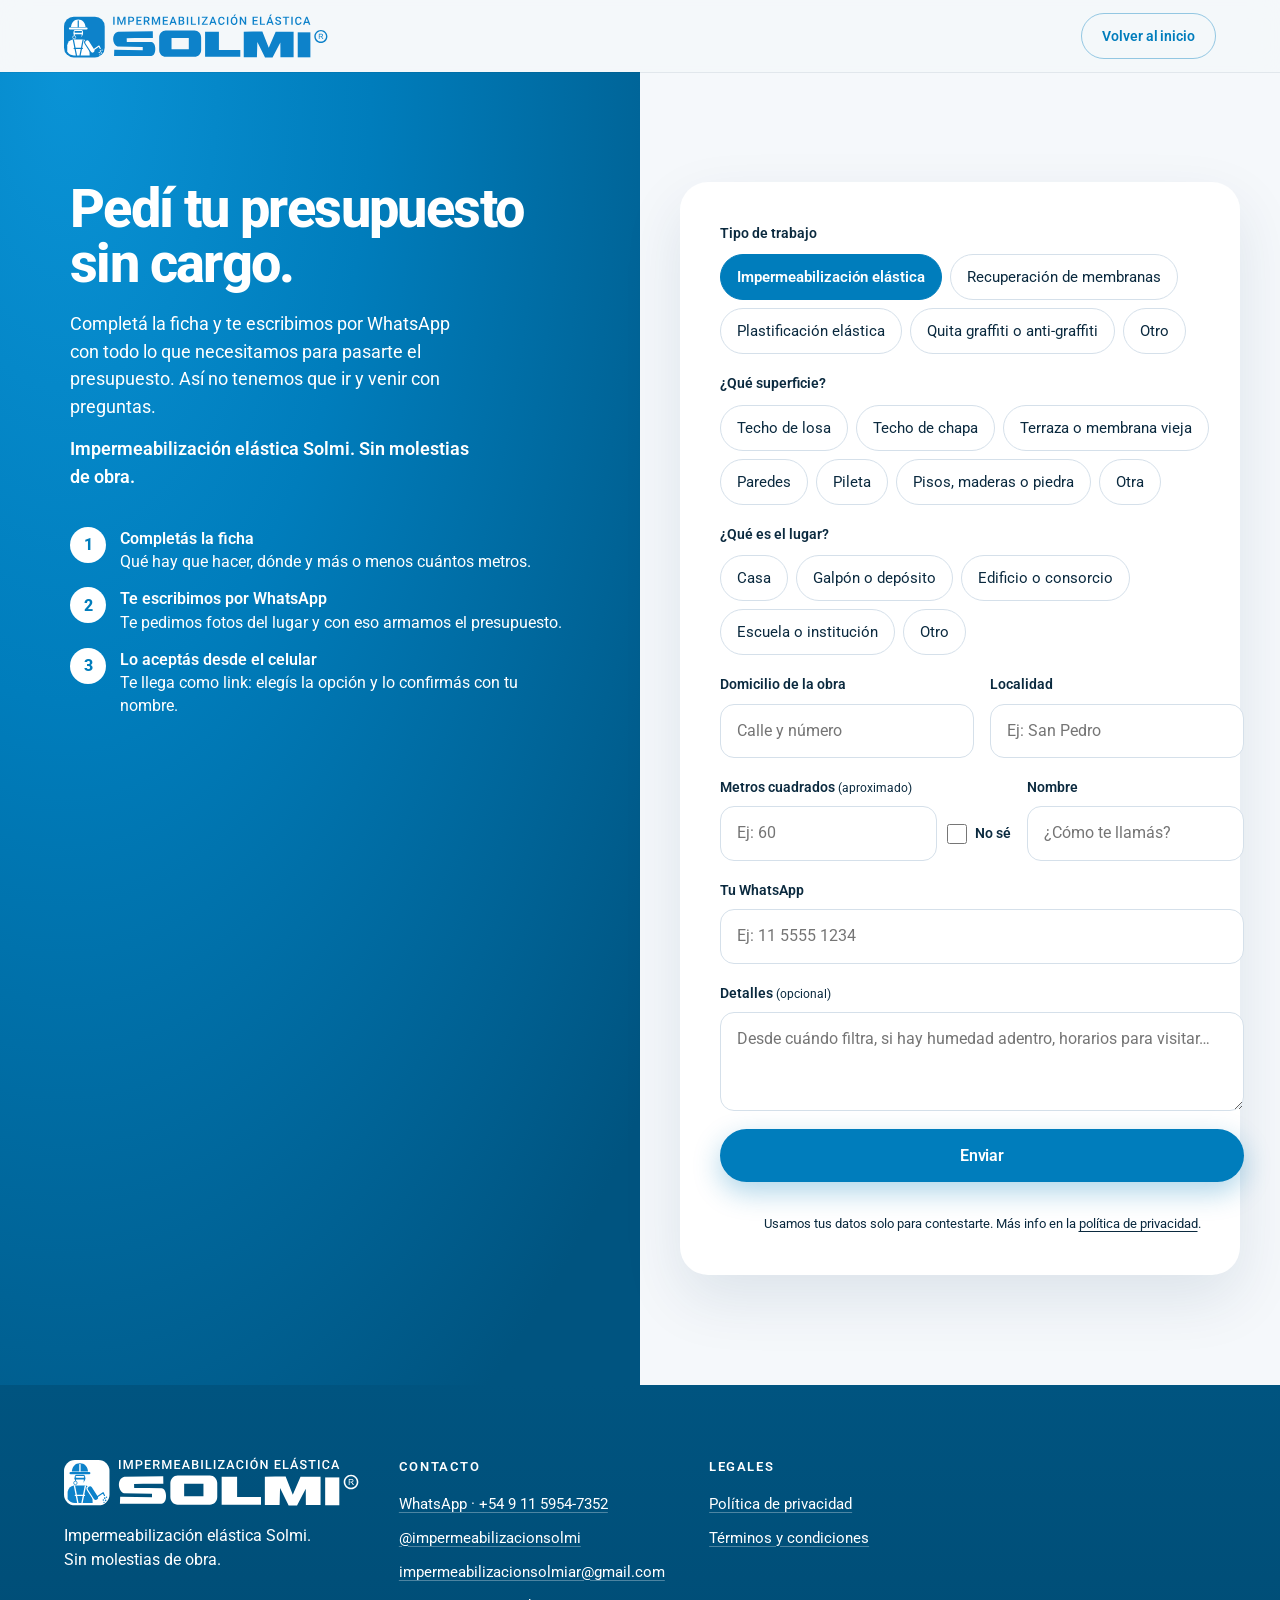
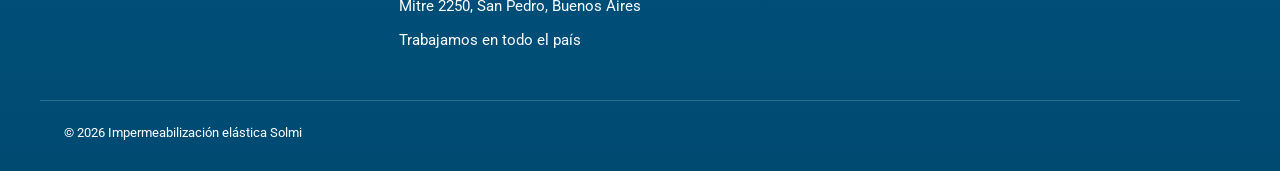
<file: presupuesto/index.html>
<!DOCTYPE html>
<html lang="es">
<head>
    <meta charset="UTF-8">
    <meta name="viewport" content="width=device-width, initial-scale=1.0">
    <!-- Google Analytics (cuenta de Impermeabilización elástica Solmi) -->
    <script async src="https://www.googletagmanager.com/gtm.js?id=G-W3YY8VCQ1C"></script>
    <script>
      window.dataLayer = window.dataLayer || [];
      function gtag(){dataLayer.push(arguments);}
      gtag('js', new Date());
    </script>
    <script src="../analytics.js" defer></script>
    <title>Pedí tu presupuesto sin cargo · Impermeabilización elástica Solmi</title>
    <meta name="description" content="Completá la ficha y se abre WhatsApp con tu consulta lista. Presupuesto sin cargo de Impermeabilización elástica Solmi.">
    <meta name="robots" content="noindex">
    <meta name="theme-color" content="#007DBC">
    <link rel="icon" href="../assets/img/favicon.svg" type="image/svg+xml">
    <link rel="apple-touch-icon" href="../assets/img/apple-touch-icon.png">
    <link rel="stylesheet" href="../index.css?v=20261019">
    <style>
.legal-nav { position: sticky; top: 0; z-index: 10; background: rgba(245, 248, 251, 0.92); backdrop-filter: blur(14px); -webkit-backdrop-filter: blur(14px); box-shadow: 0 1px 0 rgba(11, 42, 63, 0.08); }
        .legal-nav .container { display: flex; align-items: center; justify-content: space-between; height: 72px; }
        .legal-nav img { height: 44px; width: auto; }
        @media (max-width: 860px) { .legal-nav .container { height: 64px; } .legal-nav img { height: 36px; } }

        .pz [hidden] { display: none !important; }  /* .ca-form y .pz-hecho son grid y le pisan el hidden */
        .pz { background: var(--blanco); }
        .pz .ca-left h1 { font-size: clamp(36px, 4.2vw, 56px); font-weight: 800; line-height: 1.02; letter-spacing: -0.03em; text-wrap: balance; }
        .pz .ca-left .lema { margin-top: 14px; font-weight: 600; }
        .pz-pasos { margin-top: 36px; display: grid; gap: 14px; counter-reset: paso; }
        .pz-pasos li { display: grid; grid-template-columns: 36px minmax(0, 1fr); gap: 14px; align-items: start; font-size: 16px; line-height: 1.45; counter-increment: paso; }
        .pz-pasos li::before { content: counter(paso); width: 36px; height: 36px; border-radius: 50%; background: var(--white); color: var(--azul); font-weight: 800; display: grid; place-items: center; }
        .pz-pasos b { display: block; font-weight: 600; }
        .pz-form fieldset { border: 0; display: grid; gap: 10px; min-width: 0; }
        .pz-form legend { font-size: 14px; font-weight: 600; color: var(--tinta); margin-bottom: 10px; }
        .opc { display: flex; flex-wrap: wrap; gap: 8px; }
        .opc label { position: relative; }
        .opc input { position: absolute; opacity: 0; width: 1px; height: 1px; }
        .opc span { display: inline-flex; align-items: center; min-height: 44px; padding: 10px 16px; border-radius: 999px; border: 1.5px solid #D5E0EA; background: var(--white); font-size: 15px; color: var(--tinta); cursor: pointer; transition: border-color 0.2s, background-color 0.2s, color 0.2s; }
        .opc span:hover { border-color: var(--azul); }
        .opc input:checked + span { background: var(--azul); border-color: var(--azul); color: var(--white); font-weight: 600; }
        .opc input:focus-visible + span { box-shadow: 0 0 0 4px rgba(0, 125, 188, 0.25); }
        .pz-m2 { display: flex; gap: 10px; align-items: center; }
        .pz-m2 input[type=number] { flex: 1; min-width: 0; }
        .pz-nose { display: flex; gap: 8px; align-items: center; font-size: 14px; white-space: nowrap; min-height: 44px; }
        .pz-nose input { width: 20px; height: 20px; accent-color: var(--azul); }
        .cf-group select { padding: 15px 16px; border-radius: 14px; border: 1.5px solid #D5E0EA; background: var(--white); font: 400 16px/1.4 "Roboto", system-ui, sans-serif; color: var(--tinta); }
        .pz-error { font-size: 14px; color: #B33A0B; font-weight: 600; }
        .pz-hecho { text-align: center; display: grid; gap: 14px; justify-items: center; padding-block: 12px; }
        .pz-hecho .ok { width: 64px; height: 64px; border-radius: 50%; background: var(--azul); color: var(--white); display: grid; place-items: center; font-size: 30px; font-weight: 800; animation: pzOk 0.6s var(--ease) both; }
        .pz-hecho h2 { font-size: 28px; font-weight: 800; letter-spacing: -0.02em; line-height: 1.1; }
        .pz-hecho p { font-size: 16px; max-width: 42ch; }
        .pz-link { background: none; border: 0; font: 600 15px "Roboto", system-ui, sans-serif; color: var(--azul); text-decoration: underline; text-underline-offset: 3px; cursor: pointer; padding: 8px; }
        @keyframes pzOk { from { transform: scale(0.6); opacity: 0; } to { transform: none; opacity: 1; } }
        @media (prefers-reduced-motion: reduce) { .pz-hecho .ok { animation: none; } }
        @media (max-width: 560px) { .ca-form .row2 { grid-template-columns: 1fr; } }
    </style>
</head>
<body>
    <header class="legal-nav">
        <div class="container">
            <a href="../" aria-label="Volver al inicio"><img src="../assets/img/logo-solmi-sello.svg" alt="Impermeabilización elástica Solmi" width="930" height="155"></a>
            <a href="../" class="btn btn-sm btn-line">Volver al inicio</a>
        </div>
    </header>
    <main class="pz">
        <section class="ca">
            <div class="ca-left">
                <div class="ca-left-in">
                    <h1>Pedí tu presupuesto sin cargo.</h1>
                    <p>Completá la ficha y te escribimos por WhatsApp con todo lo que necesitamos para pasarte el presupuesto. Así no tenemos que ir y venir con preguntas.</p>
                    <p class="lema">Impermeabilización elástica Solmi. Sin molestias de obra.</p>
                    <ol class="pz-pasos">
                        <li><span><b>Completás la ficha</b>Qué hay que hacer, dónde y más o menos cuántos metros.</span></li>
                        <li><span><b>Te escribimos por WhatsApp</b>Te pedimos fotos del lugar y con eso armamos el presupuesto.</span></li>
                        <li><span><b>Lo aceptás desde el celular</b>Te llega como link: elegís la opción y lo confirmás con tu nombre.</span></li>
                    </ol>
                </div>
            </div>
            <div class="ca-right">
                <form class="ca-form pz-form" id="ficha" novalidate>
                    <fieldset>
                        <legend>Tipo de trabajo</legend>
                        <div class="opc">
                        <label><input type="radio" name="trabajo" value="Impermeabilización elástica" checked required><span>Impermeabilización elástica</span></label>
                        <label><input type="radio" name="trabajo" value="Recuperación de membranas" required><span>Recuperación de membranas</span></label>
                        <label><input type="radio" name="trabajo" value="Plastificación elástica" required><span>Plastificación elástica</span></label>
                        <label><input type="radio" name="trabajo" value="Quita graffiti o anti-graffiti" required><span>Quita graffiti o anti-graffiti</span></label>
                        <label><input type="radio" name="trabajo" value="Otro" required><span>Otro</span></label>
                        </div>
                    </fieldset>
                    <fieldset>
                        <legend>¿Qué superficie?</legend>
                        <div class="opc">
                        <label><input type="radio" name="superficie" value="Techo de losa" required><span>Techo de losa</span></label>
                        <label><input type="radio" name="superficie" value="Techo de chapa" required><span>Techo de chapa</span></label>
                        <label><input type="radio" name="superficie" value="Terraza o membrana vieja" required><span>Terraza o membrana vieja</span></label>
                        <label><input type="radio" name="superficie" value="Paredes" required><span>Paredes</span></label>
                        <label><input type="radio" name="superficie" value="Pileta" required><span>Pileta</span></label>
                        <label><input type="radio" name="superficie" value="Pisos, maderas o piedra" required><span>Pisos, maderas o piedra</span></label>
                        <label><input type="radio" name="superficie" value="Otra" required><span>Otra</span></label>
                        </div>
                    </fieldset>
                    <fieldset>
                        <legend>¿Qué es el lugar?</legend>
                        <div class="opc">
                        <label><input type="radio" name="lugar" value="Casa" required><span>Casa</span></label>
                        <label><input type="radio" name="lugar" value="Galpón o depósito" required><span>Galpón o depósito</span></label>
                        <label><input type="radio" name="lugar" value="Edificio o consorcio" required><span>Edificio o consorcio</span></label>
                        <label><input type="radio" name="lugar" value="Escuela o institución" required><span>Escuela o institución</span></label>
                        <label><input type="radio" name="lugar" value="Otro" required><span>Otro</span></label>
                        </div>
                    </fieldset>
                    <div class="row2">
                        <div class="cf-group"><label for="p-dom">Domicilio de la obra</label><input id="p-dom" name="domicilio" required autocomplete="street-address" placeholder="Calle y número"></div>
                        <div class="cf-group"><label for="p-loc">Localidad</label><input id="p-loc" name="localidad" required list="p-locs" autocomplete="address-level2" placeholder="Ej: San Pedro"></div>
                    </div>
                    <div class="row2">
                        <div class="cf-group"><label for="p-m2">Metros cuadrados <small>(aproximado)</small></label><div class="pz-m2"><input id="p-m2" name="m2" type="number" min="1" step="1" inputmode="numeric" placeholder="Ej: 60"><label class="pz-nose"><input type="checkbox" id="p-nose" name="nose"> No sé</label></div></div>
                        <div class="cf-group"><label for="p-nom">Nombre</label><input id="p-nom" name="nombre" required autocomplete="name" placeholder="¿Cómo te llamás?"></div>
                    </div>
                    <div class="cf-group"><label for="p-tel">Tu WhatsApp</label><input id="p-tel" name="whatsapp" type="tel" required inputmode="tel" autocomplete="tel" placeholder="Ej: 11 5555 1234"></div>
                    <div class="cf-group"><label for="p-det">Detalles <small>(opcional)</small></label><textarea id="p-det" name="detalles" rows="3" placeholder="Desde cuándo filtra, si hay humedad adentro, horarios para visitar…"></textarea></div>
                    <p class="pz-error" id="p-error" role="alert" hidden></p>
                    <a class="btn btn-line" id="p-plan-b" href="#" target="_blank" rel="noopener" hidden><svg class="wa-ico" viewBox="0 0 24 24" aria-hidden="true"><path d="M12.04 2C6.58 2 2.13 6.45 2.13 11.91c0 1.75.46 3.45 1.32 4.95L2.05 22l5.25-1.38c1.45.79 3.08 1.21 4.74 1.21 5.46 0 9.91-4.45 9.91-9.91S17.5 2 12.04 2Zm5.8 14.03c-.25.69-1.44 1.32-2 1.4-.51.08-1.16.11-1.87-.12-.43-.14-.99-.32-1.7-.63-2.98-1.29-4.93-4.29-5.08-4.49-.15-.2-1.21-1.61-1.21-3.07 0-1.46.77-2.18 1.04-2.48.27-.3.6-.37.79-.37h.57c.18 0 .43-.07.67.51.25.6.84 2.06.92 2.21.07.15.12.32.02.52-.1.2-.15.32-.3.5-.15.17-.31.39-.45.52-.15.15-.3.31-.13.61.17.3.77 1.27 1.66 2.06 1.13 1.01 2.09 1.32 2.39 1.47.3.15.47.12.64-.07.17-.2.74-.87.94-1.16.2-.3.4-.25.67-.15.27.1 1.73.82 2.03.97.3.15.5.22.57.35.07.12.07.72-.17 1.41Z"/></svg>Mandarla por WhatsApp</a>
                    <button class="btn btn-main cf-submit" type="submit" id="p-btn">Enviar</button>
                    <p class="cf-note">Usamos tus datos solo para contestarte. Más info en la <a href="../politica-de-privacidad/" style="text-decoration:underline;text-underline-offset:3px">política de privacidad</a>.</p>
                    <datalist id="p-locs"><option value="Campana"><option value="Zárate"><option value="Lima"><option value="Baradero"><option value="San Pedro"><option value="Gobernador Castro"><option value="Ramallo"><option value="San Nicolás"><option value="Villa Constitución"><option value="Empalme"><option value="Arroyo Seco"><option value="Rosario"><option value="Arrecifes"><option value="Pergamino"><option value="Salto"><option value="Chacabuco"><option value="Luján"><option value="Mercedes"><option value="San Antonio de Areco"></datalist>
                </form>
                <div class="ca-form pz-hecho" id="hecho" hidden tabindex="-1">
                    <span class="ok" aria-hidden="true">✓</span>
                    <h2 id="h-tit">Recibimos tu consulta.</h2>
                    <p id="h-txt">Te escribimos por WhatsApp para pedirte fotos del lugar y pasarte el presupuesto sin cargo.</p>
                    <a class="pz-link" id="re-wa" href="#" target="_blank" rel="noopener">¿Preferís escribirnos ya? Abrí WhatsApp</a>
                </div>
            </div>
        </section>
    </main>
    <!-- PIE -->
    <footer class="foot">
        <div class="container foot-grid">
            <div class="foot-brand">
                <img src="../assets/img/logo-solmi-sello-blanco.svg" alt="Impermeabilización elástica Solmi" width="930" height="155">
                <p>Impermeabilización elástica Solmi.<br>Sin molestias de obra.</p>
            </div>
            <div>
                <h3>Contacto</h3>
                <ul>
                    <li><a href="https://wa.me/5491159547352?text=Hola%2C%20vengo%20de%20la%20web%20de%20Impermeabilizaci%C3%B3n%20el%C3%A1stica%20Solmi." target="_blank" rel="noopener">WhatsApp · +54 9 11 5954-7352</a></li>
                    <li><a href="https://www.instagram.com/impermeabilizacionsolmi/" target="_blank" rel="noopener">@impermeabilizacionsolmi</a></li>
                    <li><a href="mailto:impermeabilizacionsolmiar@gmail.com">impermeabilizacionsolmiar@gmail.com</a></li>
                    <li>Mitre 2250, San Pedro, Buenos Aires</li>
                    <li>Trabajamos en todo el país</li>
                </ul>
            </div>
            <div>
                <h3>Legales</h3>
                <ul>
                    <li><a href="../politica-de-privacidad/">Política de privacidad</a></li>
                    <li><a href="../terminos-y-condiciones/">Términos y condiciones</a></li>
                </ul>
            </div>
        </div>
        <div class="container foot-bottom">© 2026 Impermeabilización elástica Solmi</div>
    </footer>
    <script>
        (function () {
            const f = document.getElementById('ficha'), err = document.getElementById('p-error'), hecho = document.getElementById('hecho');
            const btn = document.getElementById('p-btn'), planB = document.getElementById('p-plan-b');
            const m2 = document.getElementById('p-m2'), nose = document.getElementById('p-nose');
            nose.addEventListener('change', () => { m2.disabled = nose.checked; if (nose.checked) m2.value = ''; });
            const nombres = { superficie: '¿Qué superficie?', lugar: '¿Qué es el lugar?', domicilio: 'el domicilio de la obra', localidad: 'la localidad', nombre: 'tu nombre', whatsapp: 'tu WhatsApp' };
            const wa = (t) => 'https://wa.me/5491159547352?text=' + encodeURIComponent(t);
            f.addEventListener('submit', async (e) => {
                e.preventDefault();
                const d = Object.fromEntries(new FormData(f));
                const falta = ['superficie', 'lugar', 'domicilio', 'localidad', 'nombre', 'whatsapp'].find((k) => !(d[k] || '').trim());
                planB.hidden = true;
                if (falta) {
                    err.textContent = falta === 'superficie' || falta === 'lugar' ? `Elegí una opción en «${nombres[falta]}».` : `Falta ${nombres[falta]}.`;
                    err.hidden = false; f.querySelector(`[name="${falta}"]`).focus(); return;
                }
                if (d.whatsapp.replace(/\D/g, '').length < 8) { err.textContent = 'Revisá tu WhatsApp: tiene que tener el código de área.'; err.hidden = false; f.querySelector('[name="whatsapp"]').focus(); return; }
                err.hidden = true;
                const metros = d.nose ? 'No sabe' : (d.m2 ? `${d.m2} m²` : 'No sabe');
                const datos = { 'Nombre': d.nombre.trim(), 'WhatsApp': d.whatsapp.trim(), 'Tipo de trabajo': d.trabajo, 'Superficie': d.superficie, 'Lugar': d.lugar,
                    'Domicilio': `${d.domicilio.trim()}, ${d.localidad.trim()}`, 'Metros aproximados': metros, 'Detalles': (d.detalles || '').trim() || '—' };
                const texto = 'Hola, quiero pedir un presupuesto sin cargo a Impermeabilización elástica Solmi.\n\n' + Object.entries(datos).map(([k, v]) => `· ${k}: ${v}`).join('\n');
                btn.disabled = true; btn.textContent = 'Enviando…';
                try {
                    const res = await fetch('https://formsubmit.co/ajax/impermeabilizacionsolmiar@gmail.com', { method: 'POST', headers: { 'Content-Type': 'application/json', 'Accept': 'application/json' },
                        body: JSON.stringify(Object.assign({ _subject: `Consulta de la web · ${datos['Nombre']} · ${d.localidad.trim()}`, _template: 'table', _captcha: 'false' }, datos)) });
                    const j = await res.json().catch(() => ({}));
                    if (!res.ok || String(j.success) !== 'true') throw new Error(j.message || 'error');
                    document.getElementById('h-tit').textContent = `¡Listo, ${datos['Nombre'].split(' ')[0]}! Recibimos tu consulta.`;
                    document.getElementById('h-txt').textContent = `Te escribimos al ${datos['WhatsApp']} para pedirte fotos del lugar y pasarte el presupuesto sin cargo.`;
                    document.getElementById('re-wa').href = wa(texto);
                    f.hidden = true; hecho.hidden = false; hecho.focus();
                } catch (x) {
                    err.textContent = 'No se pudo enviar la ficha. Mandanos la consulta por WhatsApp: ya va con todos tus datos.';
                    err.hidden = false; planB.href = wa(texto); planB.hidden = false;
                } finally { btn.disabled = false; btn.textContent = 'Enviar'; }
            });
        })();
    </script>
</body>
</html>
</file>
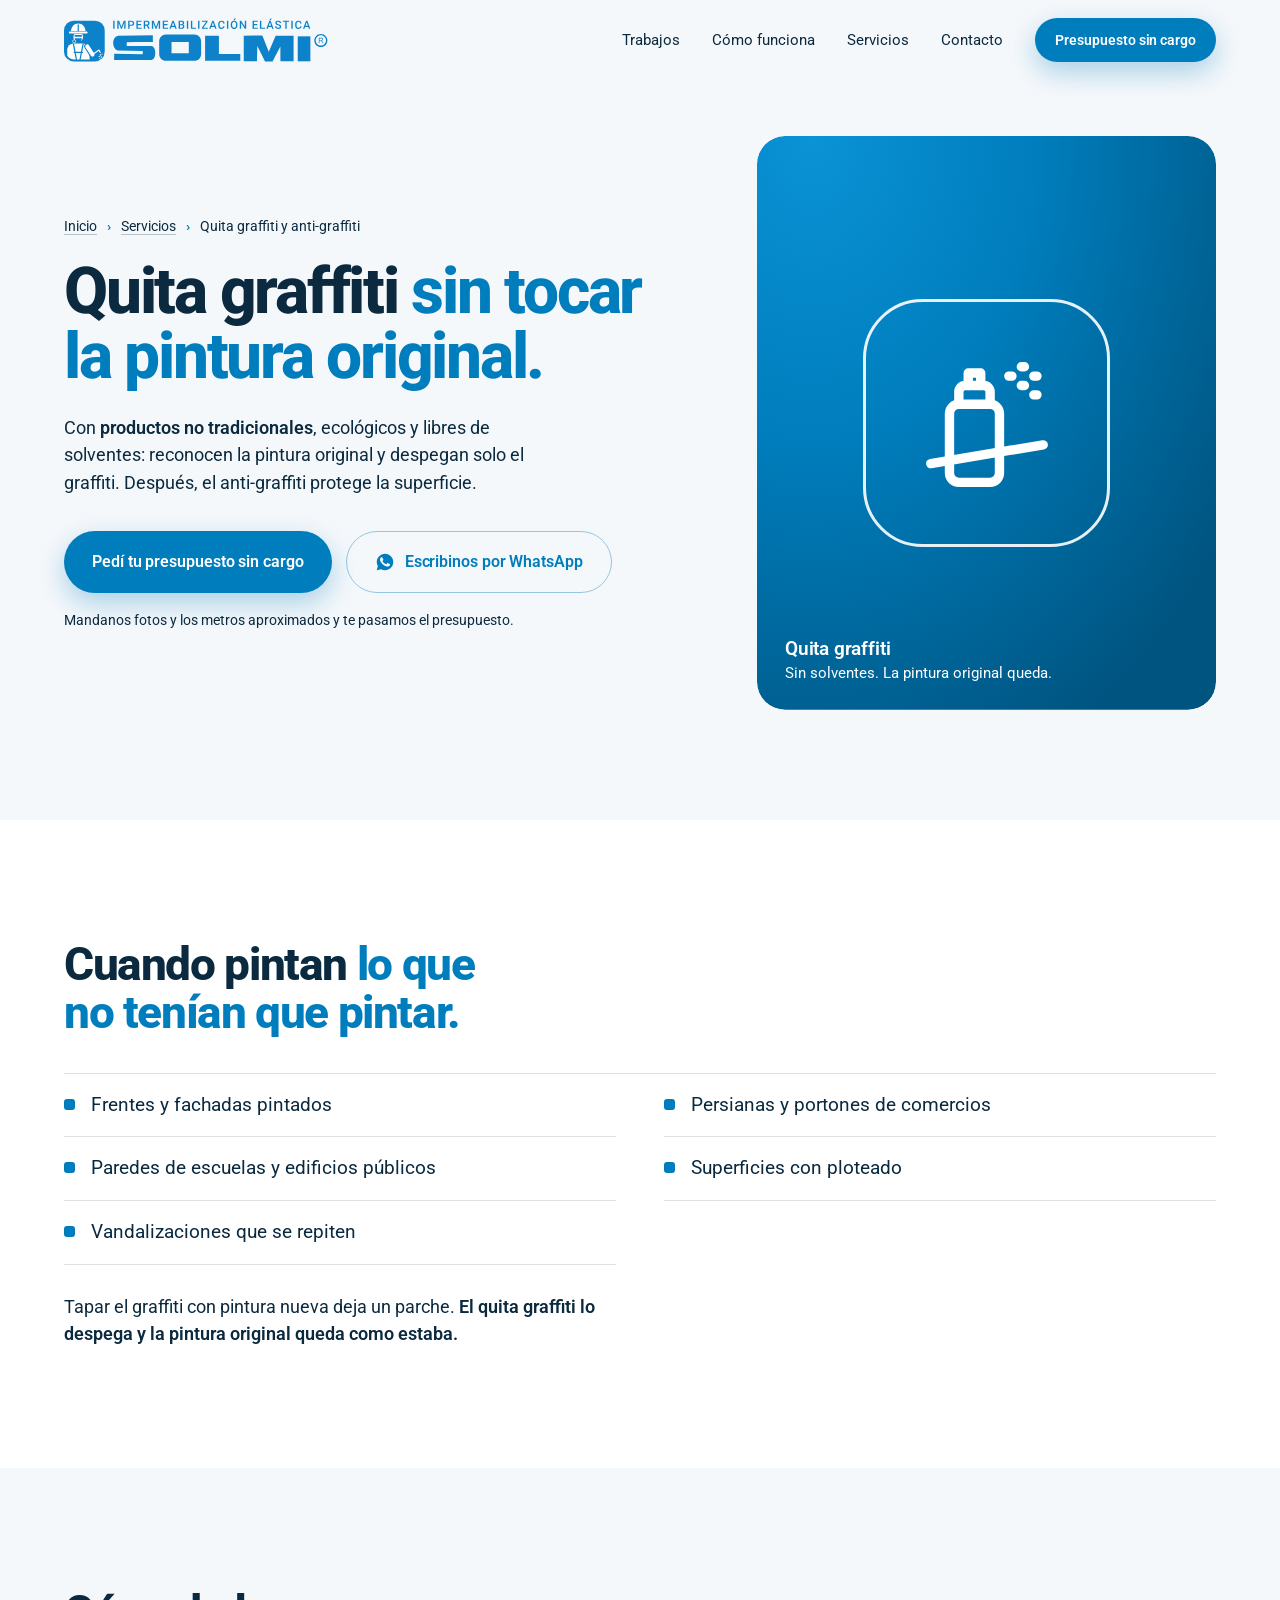
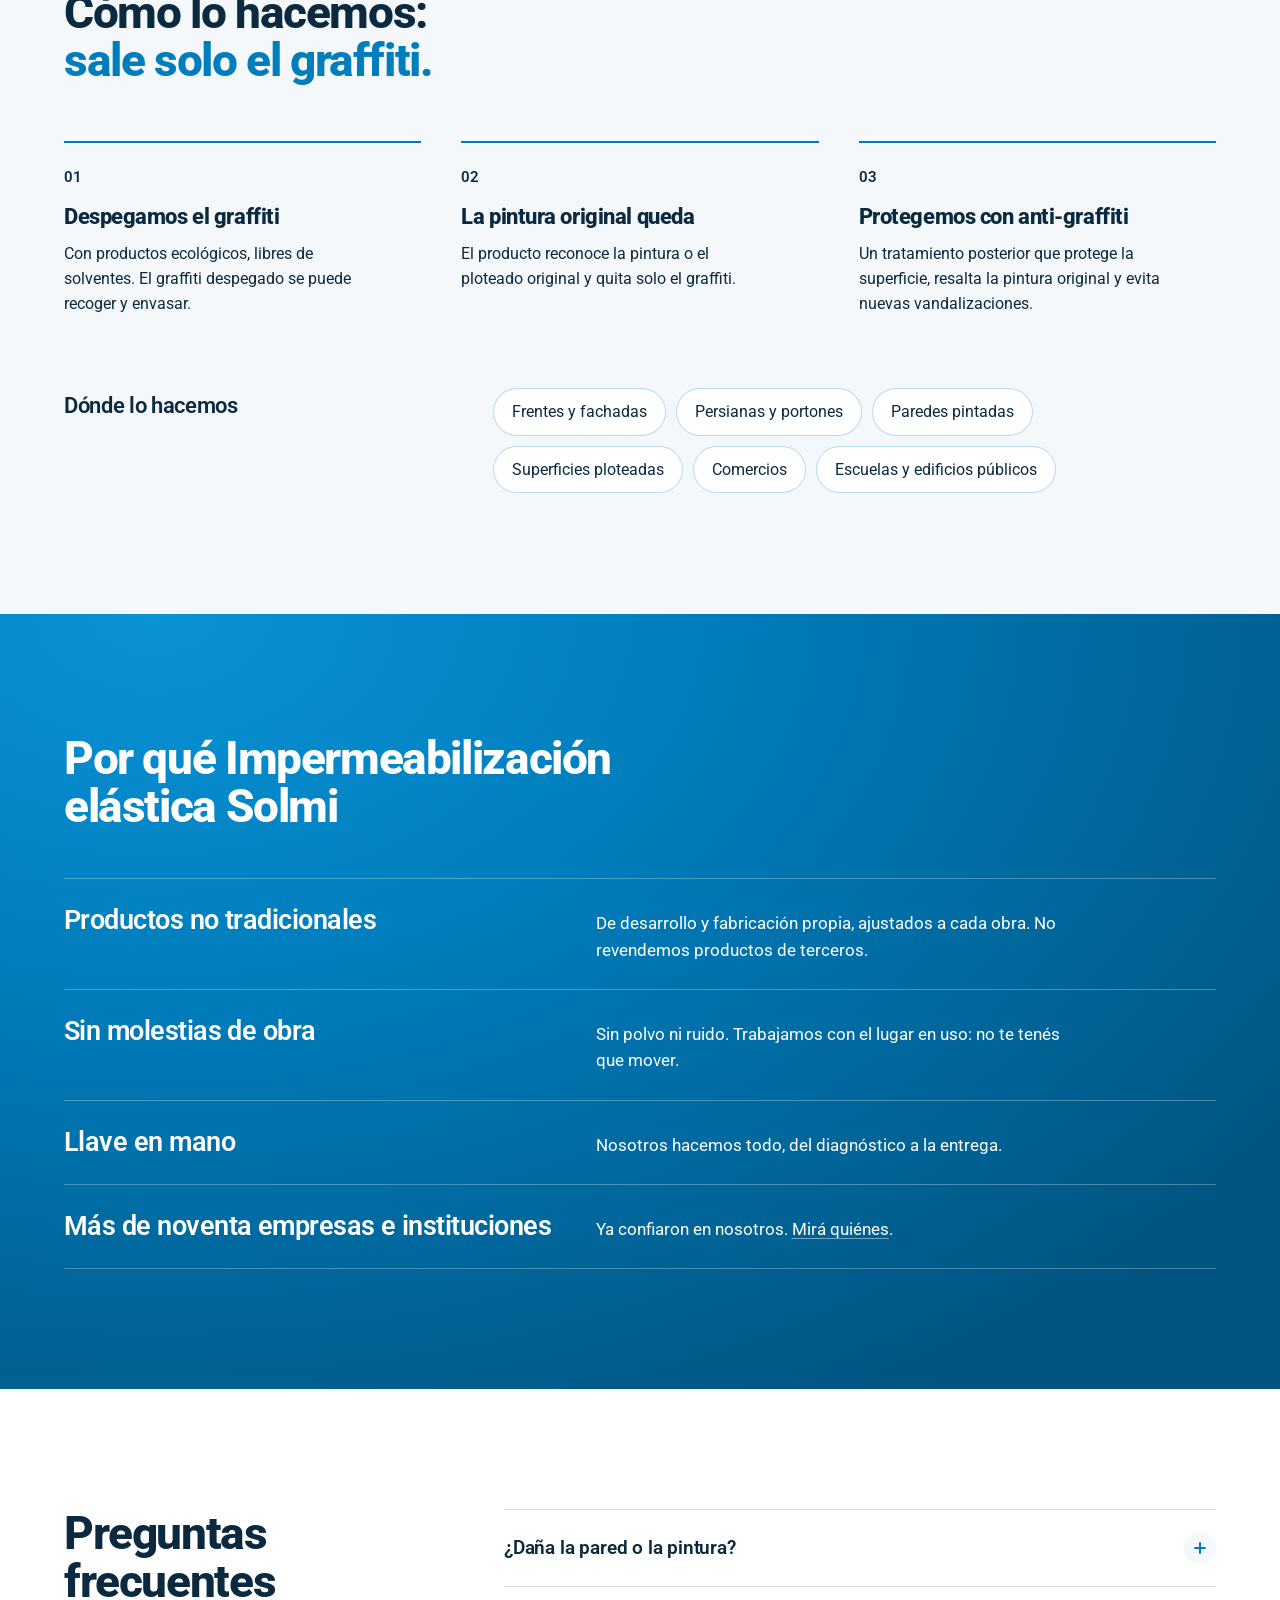
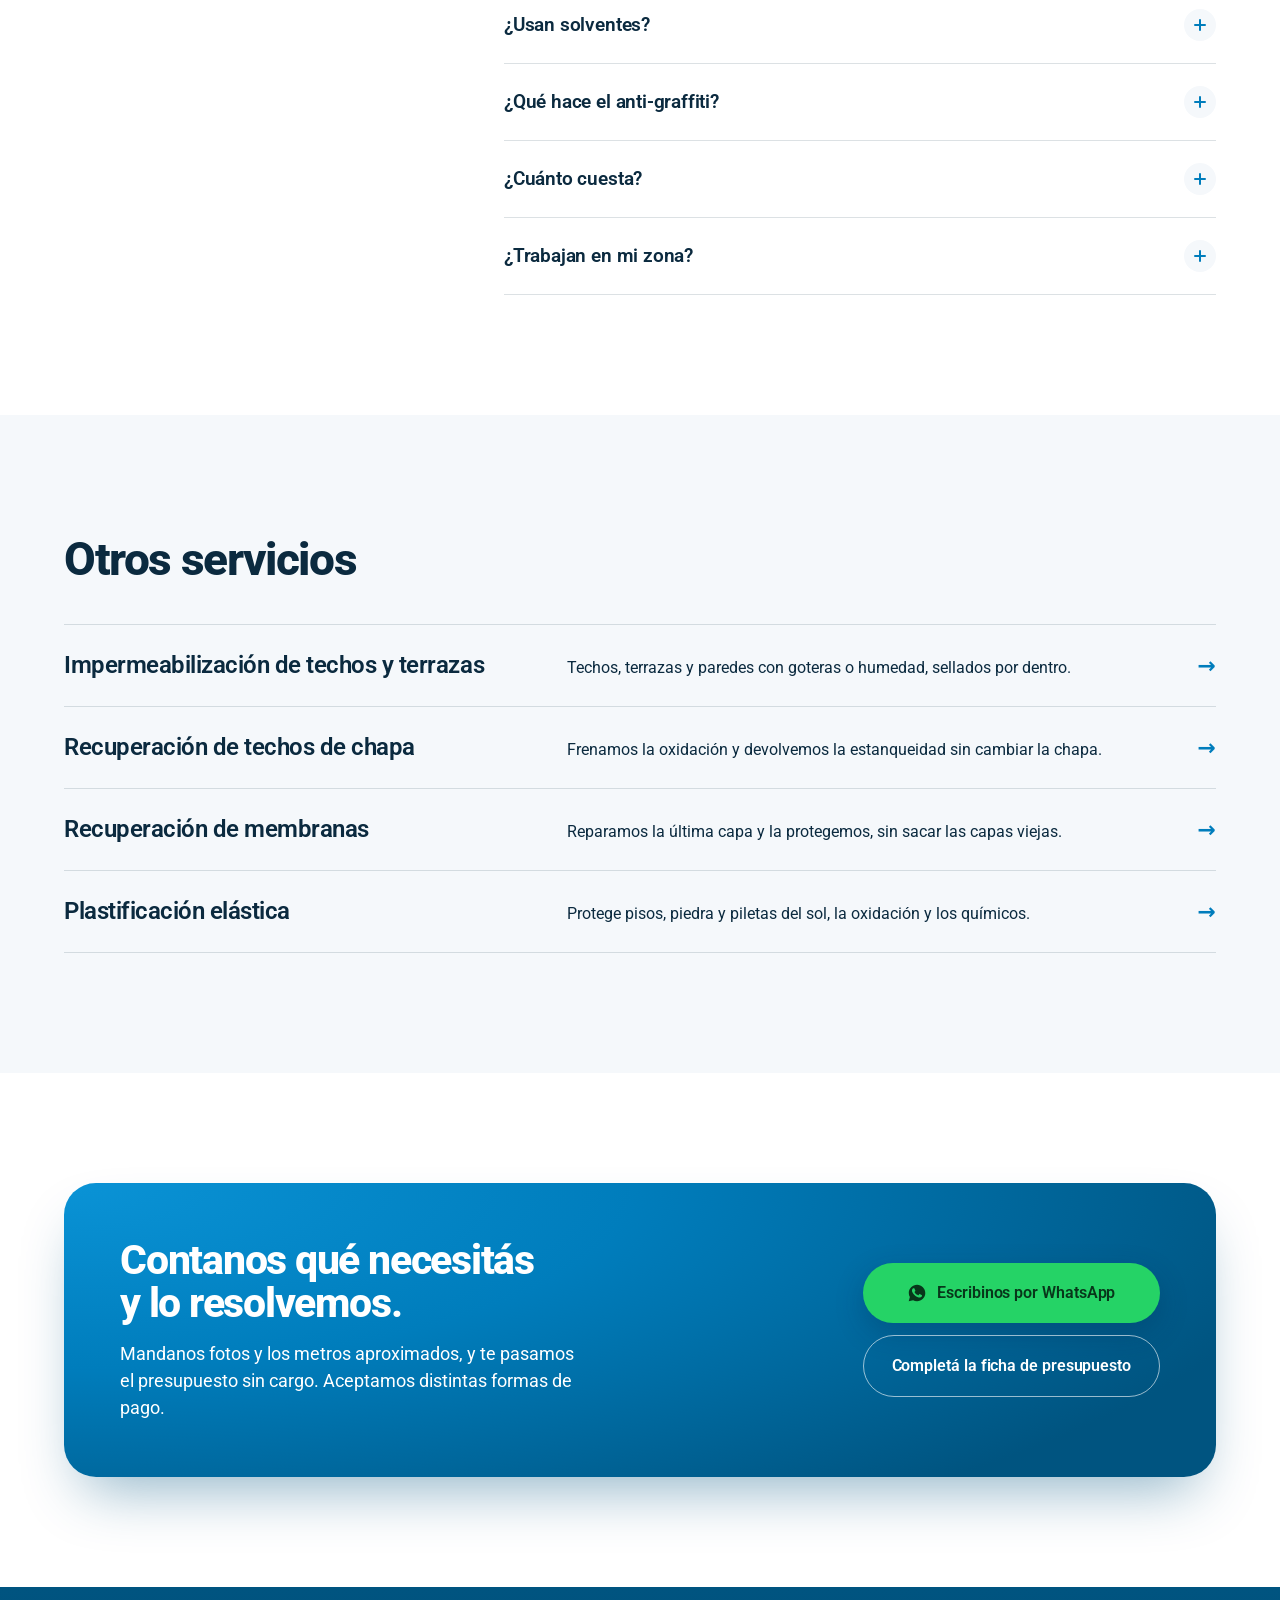
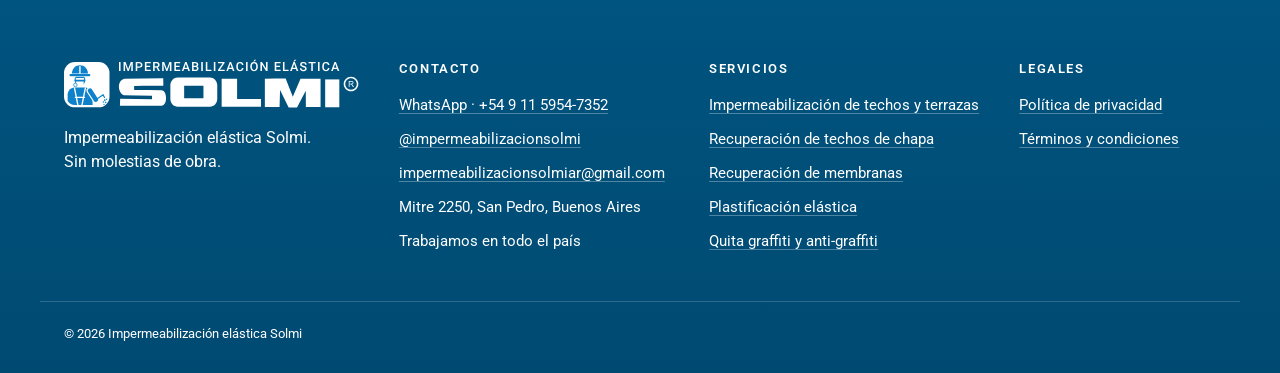
<file: quita-graffiti-y-anti-graffiti/index.html>
<!DOCTYPE html>
<html lang="es">
<head>
    <meta charset="UTF-8">
    <meta name="viewport" content="width=device-width, initial-scale=1.0">
    <link rel="canonical" href="https://xn--impermeabilizacinelsticasolmi-ync86c.com.ar/quita-graffiti-y-anti-graffiti/">
    <!-- Google Analytics (cuenta de Impermeabilización elástica Solmi) -->
    <script async src="https://www.googletagmanager.com/gtm.js?id=G-W3YY8VCQ1C"></script>
    <script>
      window.dataLayer = window.dataLayer || [];
      function gtag(){dataLayer.push(arguments);}
      gtag('js', new Date());
    </script>
    <script src="../analytics.js" defer></script>
    <!-- Página generada por diseno/servicios.py: los cambios van ahí, no acá. -->
    <title>Quita graffiti y anti-graffiti sin solventes · Impermeabilización elástica Solmi</title>
    <meta name="description" content="Sacamos el graffiti sin solventes y sin tocar la pintura ni el ploteado original, y protegemos la superficie con anti-graffiti para evitar nuevas vandalizaciones. Presupuesto sin cargo.">
    <meta name="theme-color" content="#007DBC">
    <link rel="icon" href="../assets/img/favicon.svg" type="image/svg+xml">
    <link rel="apple-touch-icon" href="../assets/img/apple-touch-icon.png">
    <meta property="og:type" content="website">
    <meta property="og:locale" content="es_AR">
    <meta property="og:site_name" content="Impermeabilización elástica Solmi">
    <meta property="og:title" content="Quita graffiti y anti-graffiti sin solventes · Impermeabilización elástica Solmi">
    <meta property="og:description" content="Sacamos el graffiti sin solventes y sin tocar la pintura ni el ploteado original, y protegemos la superficie con anti-graffiti para evitar nuevas vandalizaciones. Presupuesto sin cargo.">
    <meta property="og:image" content="https://xn--impermeabilizacinelsticasolmi-ync86c.com.ar/assets/img/og-solmi.jpg">
    <meta property="og:url" content="https://xn--impermeabilizacinelsticasolmi-ync86c.com.ar/quita-graffiti-y-anti-graffiti/">
    <meta name="twitter:card" content="summary_large_image">
    <script type="application/ld+json">{"@context": "https://schema.org", "@type": "Service", "name": "Quita graffiti y anti-graffiti", "serviceType": "Quita graffiti y anti-graffiti", "description": "Sacamos el graffiti sin solventes y sin tocar la pintura ni el ploteado original, y protegemos la superficie con anti-graffiti para evitar nuevas vandalizaciones. Presupuesto sin cargo.", "url": "https://xn--impermeabilizacinelsticasolmi-ync86c.com.ar/quita-graffiti-y-anti-graffiti/", "areaServed": {"@type": "Country", "name": "Argentina"}, "provider": {"@type": "LocalBusiness", "name": "Impermeabilización elástica Solmi", "url": "https://xn--impermeabilizacinelsticasolmi-ync86c.com.ar/", "telephone": "+54 9 11 5954-7352", "address": {"@type": "PostalAddress", "streetAddress": "Mitre 2250", "addressLocality": "San Pedro", "addressRegion": "Buenos Aires", "addressCountry": "AR"}}}</script>
    <script type="application/ld+json">{"@context": "https://schema.org", "@type": "BreadcrumbList", "itemListElement": [{"@type": "ListItem", "position": 1, "name": "Inicio", "item": "https://xn--impermeabilizacinelsticasolmi-ync86c.com.ar/"}, {"@type": "ListItem", "position": 2, "name": "Servicios", "item": "https://xn--impermeabilizacinelsticasolmi-ync86c.com.ar/#servicios"}, {"@type": "ListItem", "position": 3, "name": "Quita graffiti y anti-graffiti", "item": "https://xn--impermeabilizacinelsticasolmi-ync86c.com.ar/quita-graffiti-y-anti-graffiti/"}]}</script>
    <script type="application/ld+json">{"@context": "https://schema.org", "@type": "FAQPage", "mainEntity": [{"@type": "Question", "name": "¿Daña la pared o la pintura?", "acceptedAnswer": {"@type": "Answer", "text": "No. El producto reconoce la pintura original y quita solo el graffiti, sin tocar la pintura ni el ploteado."}}, {"@type": "Question", "name": "¿Usan solventes?", "acceptedAnswer": {"@type": "Answer", "text": "No. Son productos ecológicos, libres de solventes, de desarrollo y fabricación propia."}}, {"@type": "Question", "name": "¿Qué hace el anti-graffiti?", "acceptedAnswer": {"@type": "Answer", "text": "Es un tratamiento posterior: protege la superficie, resalta la pintura original y evita nuevas vandalizaciones."}}, {"@type": "Question", "name": "¿Cuánto cuesta?", "acceptedAnswer": {"@type": "Answer", "text": "Depende de la superficie. Mandanos por WhatsApp fotos y los metros aproximados y te pasamos el presupuesto sin cargo. Aceptamos distintas formas de pago."}}, {"@type": "Question", "name": "¿Trabajan en mi zona?", "acceptedAnswer": {"@type": "Answer", "text": "Trabajamos en todo el país, desde San Pedro, Buenos Aires. Escribinos con tu localidad."}}]}</script>
    <link rel="preload" href="../assets/fonts/roboto-latin-var.woff2" as="font" type="font/woff2" crossorigin>
    
    <link rel="stylesheet" href="../index.css?v=20261108">
    <link rel="stylesheet" href="../servicios.css?v=20261108">
</head>
<body>
    <!-- MENÚ -->
    <nav class="nav" id="navbar" aria-label="Principal">
        <div class="container nav-container">
            <a href="../" class="brand" aria-label="Impermeabilización elástica Solmi, inicio">
                <img class="logo" src="../assets/img/logo-solmi-sello.svg" alt="Impermeabilización elástica Solmi" width="930" height="155">
            </a>
            <div class="nav-links" id="nav-links">
                <a href="../#trabajos">Trabajos</a>
                <a href="../#como-funciona">Cómo funciona</a>
                <a href="../#servicios">Servicios</a>
                <a href="../#contacto">Contacto</a>
                <a href="../presupuesto/" class="btn btn-sm btn-main">Presupuesto sin cargo</a>
            </div>
            <button class="burger" id="burger" aria-label="Abrir menú" aria-expanded="false" aria-controls="nav-links">
                <svg viewBox="0 0 24 24" fill="none" stroke="currentColor" stroke-width="2" stroke-linecap="round" aria-hidden="true"><path class="l1" d="M4 7h16"/><path class="l2" d="M4 12h16"/><path class="l3" d="M4 17h16"/></svg>
            </button>
        </div>
    </nav>

    <header class="svc-hero">
        <div class="container svc-hero-grid">
            <div class="svc-hero-copy">
                <nav aria-label="Estás en">
                    <ol class="crumbs">
                        <li><a href="../">Inicio</a></li>
                        <li><a href="../#servicios">Servicios</a></li>
                        <li><span aria-current="page">Quita graffiti y anti-graffiti</span></li>
                    </ol>
                </nav>
                <h1>Quita graffiti <em>sin tocar la pintura original.</em></h1>
                <p class="svc-sub">Con <strong>productos no tradicionales</strong>, ecológicos y libres de solventes: reconocen la pintura original y despegan solo el graffiti. Después, el anti-graffiti protege la superficie.</p>
                <div class="svc-ctas">
                    <a href="../presupuesto/" class="btn btn-main">Pedí tu presupuesto sin cargo</a>
                    <a href="https://wa.me/5491159547352?text=Hola%2C%20vengo%20de%20la%20web%20de%20Impermeabilizaci%C3%B3n%20el%C3%A1stica%20Solmi.%20Quiero%20pedir%20un%20presupuesto%20para%20sacar%20un%20graffiti." class="btn btn-line" target="_blank" rel="noopener"><svg class="wa-ico" width="20" height="20" viewBox="0 0 24 24" aria-hidden="true"><path fill="currentColor" d="M12.04 2C6.58 2 2.13 6.45 2.13 11.91c0 1.75.46 3.45 1.32 4.95L2.05 22l5.25-1.38c1.45.79 3.08 1.21 4.74 1.21 5.46 0 9.91-4.45 9.91-9.91S17.5 2 12.04 2Zm5.8 14.03c-.25.69-1.44 1.32-2 1.4-.51.08-1.16.11-1.87-.12-.43-.14-.99-.32-1.7-.63-2.98-1.29-4.93-4.29-5.08-4.49-.15-.2-1.21-1.61-1.21-3.07 0-1.46.77-2.18 1.04-2.48.27-.3.6-.37.79-.37h.57c.18 0 .43-.07.67.51.25.6.84 2.06.92 2.21.07.15.12.32.02.52-.1.2-.15.32-.3.5-.15.17-.31.39-.45.52-.15.15-.3.31-.13.61.17.3.77 1.27 1.66 2.06 1.13 1.01 2.09 1.32 2.39 1.47.3.15.47.12.64-.07.17-.2.74-.87.94-1.16.2-.3.4-.25.67-.15.27.1 1.73.82 2.03.97.3.15.5.22.57.35.07.12.07.72-.17 1.41Z"/></svg>Escribinos por WhatsApp</a>
                </div>
                <p class="svc-note">Mandanos fotos y los metros aproximados y te pasamos el presupuesto.</p>
            </div>
            <div class="svc-window is-sign" aria-hidden="true"><span class="svc-sign-mark"><svg viewBox="0 0 48 48" fill="none" stroke="currentColor" stroke-width="3" stroke-linecap="round" stroke-linejoin="round" aria-hidden="true"><rect x="12" y="18" width="16" height="25" rx="3"/><path d="M15 18v-4a2 2 0 0 1 2-2h6a2 2 0 0 1 2 2v4"/><path d="M18 12V8h4v4"/><path d="M31 9h1M35 6h1M35 12h1M39 9h1M39 15h1"/><path d="M6 37 42 31"/></svg></span><p class="svc-sign-cap"><b>Quita graffiti</b>Sin solventes. La pintura original queda.</p></div>
        </div>
    </header>

    <main>
        <section class="svc-sec svc-signs">
            <div class="container">
                <div class="svc-signs-grid no-photo">
                    <div class="reveal">
                        <h2 class="svc-h2">Cuando pintan <em>lo que no tenían que pintar.</em></h2>
                        <ul class="svc-list">
                        <li><span>Frentes y fachadas pintados</span></li>
                        <li><span>Persianas y portones de comercios</span></li>
                        <li><span>Paredes de escuelas y edificios públicos</span></li>
                        <li><span>Superficies con ploteado</span></li>
                        <li><span>Vandalizaciones que se repiten</span></li>
                        </ul>
                        <p class="svc-after">Tapar el graffiti con pintura nueva deja un parche. <strong>El quita graffiti lo despega y la pintura original queda como estaba.</strong></p>
                    </div>
                    
                </div>
            </div>
        </section>

        <section class="svc-sec svc-how">
            <div class="container">
                <h2 class="svc-h2 reveal">Cómo lo hacemos: <em>sale solo el graffiti.</em></h2>
                <ol class="how-steps" data-stagger>
                <li>
                    <span class="how-num">01</span>
                    <b>Despegamos el graffiti</b>
                    <p>Con productos ecológicos, libres de solventes. El graffiti despegado se puede recoger y envasar.</p>
                </li>
                <li>
                    <span class="how-num">02</span>
                    <b>La pintura original queda</b>
                    <p>El producto reconoce la pintura o el ploteado original y quita solo el graffiti.</p>
                </li>
                <li>
                    <span class="how-num">03</span>
                    <b>Protegemos con anti-graffiti</b>
                    <p>Un tratamiento posterior que protege la superficie, resalta la pintura original y evita nuevas vandalizaciones.</p>
                </li>
                </ol>
                <div class="svc-where reveal">
                    <h3>Dónde lo hacemos</h3>
                    <ul class="svc-tags"><li>Frentes y fachadas</li><li>Persianas y portones</li><li>Paredes pintadas</li><li>Superficies ploteadas</li><li>Comercios</li><li>Escuelas y edificios públicos</li></ul>
                </div>
            </div>
        </section>

        <section class="svc-sec svc-why">
            <div class="container">
                <h2 class="svc-h2 reveal">Por qué Impermeabilización elástica Solmi</h2>
                <dl class="svc-why-list" data-stagger>
                <div><dt>Productos no tradicionales</dt><dd>De desarrollo y fabricación propia, ajustados a cada obra. No revendemos productos de terceros.</dd></div>
                <div><dt>Sin molestias de obra</dt><dd>Sin polvo ni ruido. Trabajamos con el lugar en uso: no te tenés que mover.</dd></div>
                <div><dt>Llave en mano</dt><dd>Nosotros hacemos todo, del diagnóstico a la entrega.</dd></div>
                <div><dt>Más de noventa empresas e instituciones</dt><dd>Ya confiaron en nosotros. <a href="../#confian">Mirá quiénes</a>.</dd></div>
                </dl>
            </div>
        </section>

        <section class="svc-sec svc-faq">
            <div class="container svc-faq-grid">
                <h2 class="svc-h2 reveal">Preguntas frecuentes</h2>
                <div class="faq reveal">
                    <details><summary>¿Daña la pared o la pintura?<i aria-hidden="true"></i></summary><p>No. El producto reconoce la pintura original y quita solo el graffiti, sin tocar la pintura ni el ploteado.</p></details>
                    <details><summary>¿Usan solventes?<i aria-hidden="true"></i></summary><p>No. Son productos ecológicos, libres de solventes, de desarrollo y fabricación propia.</p></details>
                    <details><summary>¿Qué hace el anti-graffiti?<i aria-hidden="true"></i></summary><p>Es un tratamiento posterior: protege la superficie, resalta la pintura original y evita nuevas vandalizaciones.</p></details>
                    <details><summary>¿Cuánto cuesta?<i aria-hidden="true"></i></summary><p>Depende de la superficie. Mandanos por WhatsApp fotos y los metros aproximados y te pasamos el presupuesto sin cargo. Aceptamos distintas formas de pago.</p></details>
                    <details><summary>¿Trabajan en mi zona?<i aria-hidden="true"></i></summary><p>Trabajamos en todo el país, desde San Pedro, Buenos Aires. Escribinos con tu localidad.</p></details>
                </div>
            </div>
        </section>

        <section class="svc-sec svc-more">
            <div class="container">
                <h2 class="svc-h2 reveal">Otros servicios</h2>
                <nav class="svc-more-list reveal" aria-label="Otros servicios">
                <a href="../impermeabilizacion-de-techos-y-terrazas/"><b>Impermeabilización de techos y terrazas</b><span>Techos, terrazas y paredes con goteras o humedad, sellados por dentro.</span><span class="arr" aria-hidden="true">→</span></a>
                <a href="../recuperacion-de-techos-de-chapa/"><b>Recuperación de techos de chapa</b><span>Frenamos la oxidación y devolvemos la estanqueidad sin cambiar la chapa.</span><span class="arr" aria-hidden="true">→</span></a>
                <a href="../recuperacion-de-membranas/"><b>Recuperación de membranas</b><span>Reparamos la última capa y la protegemos, sin sacar las capas viejas.</span><span class="arr" aria-hidden="true">→</span></a>
                <a href="../plastificacion-de-pisos-y-piletas/"><b>Plastificación elástica</b><span>Protege pisos, piedra y piletas del sol, la oxidación y los químicos.</span><span class="arr" aria-hidden="true">→</span></a>
                </nav>
            </div>
        </section>

        <section class="svc-cta">
            <div class="container">
                <div class="svc-cta-box reveal">
                    <div>
                        <h2>Contanos qué necesitás y lo resolvemos.</h2>
                        <p>Mandanos fotos y los metros aproximados, y te pasamos el presupuesto sin cargo. Aceptamos distintas formas de pago.</p>
                    </div>
                    <div class="svc-cta-btns">
                        <a href="https://wa.me/5491159547352?text=Hola%2C%20vengo%20de%20la%20web%20de%20Impermeabilizaci%C3%B3n%20el%C3%A1stica%20Solmi.%20Quiero%20pedir%20un%20presupuesto%20para%20sacar%20un%20graffiti." class="btn btn-wa" target="_blank" rel="noopener"><svg class="wa-ico" width="20" height="20" viewBox="0 0 24 24" aria-hidden="true"><path fill="currentColor" d="M12.04 2C6.58 2 2.13 6.45 2.13 11.91c0 1.75.46 3.45 1.32 4.95L2.05 22l5.25-1.38c1.45.79 3.08 1.21 4.74 1.21 5.46 0 9.91-4.45 9.91-9.91S17.5 2 12.04 2Zm5.8 14.03c-.25.69-1.44 1.32-2 1.4-.51.08-1.16.11-1.87-.12-.43-.14-.99-.32-1.7-.63-2.98-1.29-4.93-4.29-5.08-4.49-.15-.2-1.21-1.61-1.21-3.07 0-1.46.77-2.18 1.04-2.48.27-.3.6-.37.79-.37h.57c.18 0 .43-.07.67.51.25.6.84 2.06.92 2.21.07.15.12.32.02.52-.1.2-.15.32-.3.5-.15.17-.31.39-.45.52-.15.15-.3.31-.13.61.17.3.77 1.27 1.66 2.06 1.13 1.01 2.09 1.32 2.39 1.47.3.15.47.12.64-.07.17-.2.74-.87.94-1.16.2-.3.4-.25.67-.15.27.1 1.73.82 2.03.97.3.15.5.22.57.35.07.12.07.72-.17 1.41Z"/></svg>Escribinos por WhatsApp</a>
                        <a href="../presupuesto/" class="btn btn-ghost-white">Completá la ficha de presupuesto</a>
                    </div>
                </div>
            </div>
        </section>
    </main>

    <!-- PIE -->
    <footer class="foot">
        <div class="container foot-grid">
            <div class="foot-brand">
                <img src="../assets/img/logo-solmi-sello-blanco.svg" alt="Impermeabilización elástica Solmi" width="930" height="155">
                <p>Impermeabilización elástica Solmi.<br>Sin molestias de obra.</p>
            </div>
            <div>
                <h3>Contacto</h3>
                <ul>
                    <li><a href="https://wa.me/5491159547352?text=Hola%2C%20vengo%20de%20la%20web%20de%20Impermeabilizaci%C3%B3n%20el%C3%A1stica%20Solmi." target="_blank" rel="noopener">WhatsApp · +54 9 11 5954-7352</a></li>
                    <li><a href="https://www.instagram.com/impermeabilizacionsolmi/" target="_blank" rel="noopener">@impermeabilizacionsolmi</a></li>
                    <li><a href="mailto:impermeabilizacionsolmiar@gmail.com">impermeabilizacionsolmiar@gmail.com</a></li>
                    <li>Mitre 2250, San Pedro, Buenos Aires</li>
                    <li>Trabajamos en todo el país</li>
                </ul>
            </div>
            <div>
                <h3>Servicios</h3>
                <ul>
                    <li><a href="../impermeabilizacion-de-techos-y-terrazas/">Impermeabilización de techos y terrazas</a></li>
                    <li><a href="../recuperacion-de-techos-de-chapa/">Recuperación de techos de chapa</a></li>
                    <li><a href="../recuperacion-de-membranas/">Recuperación de membranas</a></li>
                    <li><a href="../plastificacion-de-pisos-y-piletas/">Plastificación elástica</a></li>
                    <li><a href="../quita-graffiti-y-anti-graffiti/">Quita graffiti y anti-graffiti</a></li>
                </ul>
            </div>
            <div>
                <h3>Legales</h3>
                <ul>
                    <li><a href="../politica-de-privacidad/">Política de privacidad</a></li>
                    <li><a href="../terminos-y-condiciones/">Términos y condiciones</a></li>
                </ul>
            </div>
        </div>
        <div class="container foot-bottom">© 2026 Impermeabilización elástica Solmi</div>
    </footer>

    <script>
        // Menú: fondo al bajar y hamburguesa en el celular
        const navbar = document.getElementById('navbar');
        const onScroll = () => navbar.classList.toggle('scrolled', window.scrollY > 24);
        window.addEventListener('scroll', onScroll, { passive: true });
        onScroll();
        const burger = document.getElementById('burger');
        const setMenu = (open) => {
            navbar.classList.toggle('menu-open', open);
            burger.setAttribute('aria-expanded', open);
            burger.setAttribute('aria-label', open ? 'Cerrar menú' : 'Abrir menú');
        };
        burger.addEventListener('click', () => setMenu(!navbar.classList.contains('menu-open')));
        document.querySelectorAll('#nav-links a').forEach(a => a.addEventListener('click', () => setMenu(false)));
        document.addEventListener('keydown', (e) => { if (e.key === 'Escape') setMenu(false); });

        // Aparición al hacer scroll
        document.querySelectorAll('[data-stagger]').forEach((g) => [...g.children].forEach((c, i) => c.style.setProperty('--i', i)));
        const io = new IntersectionObserver((entries) => entries.forEach((en) => {
            if (!en.isIntersecting) return;
            en.target.classList.add('is-revealed');
            io.unobserve(en.target);
        }), { threshold: 0.15, rootMargin: '0px 0px -8% 0px' });
        document.querySelectorAll('.reveal, [data-stagger]').forEach((el) => io.observe(el));

        // Preguntas: una abierta a la vez
        const preguntas = document.querySelectorAll('.faq details');
        preguntas.forEach((d) => d.addEventListener('toggle', () => {
            if (d.open) preguntas.forEach((o) => { if (o !== d) o.open = false; });
        }));
    </script>
</body>
</html>
</file>
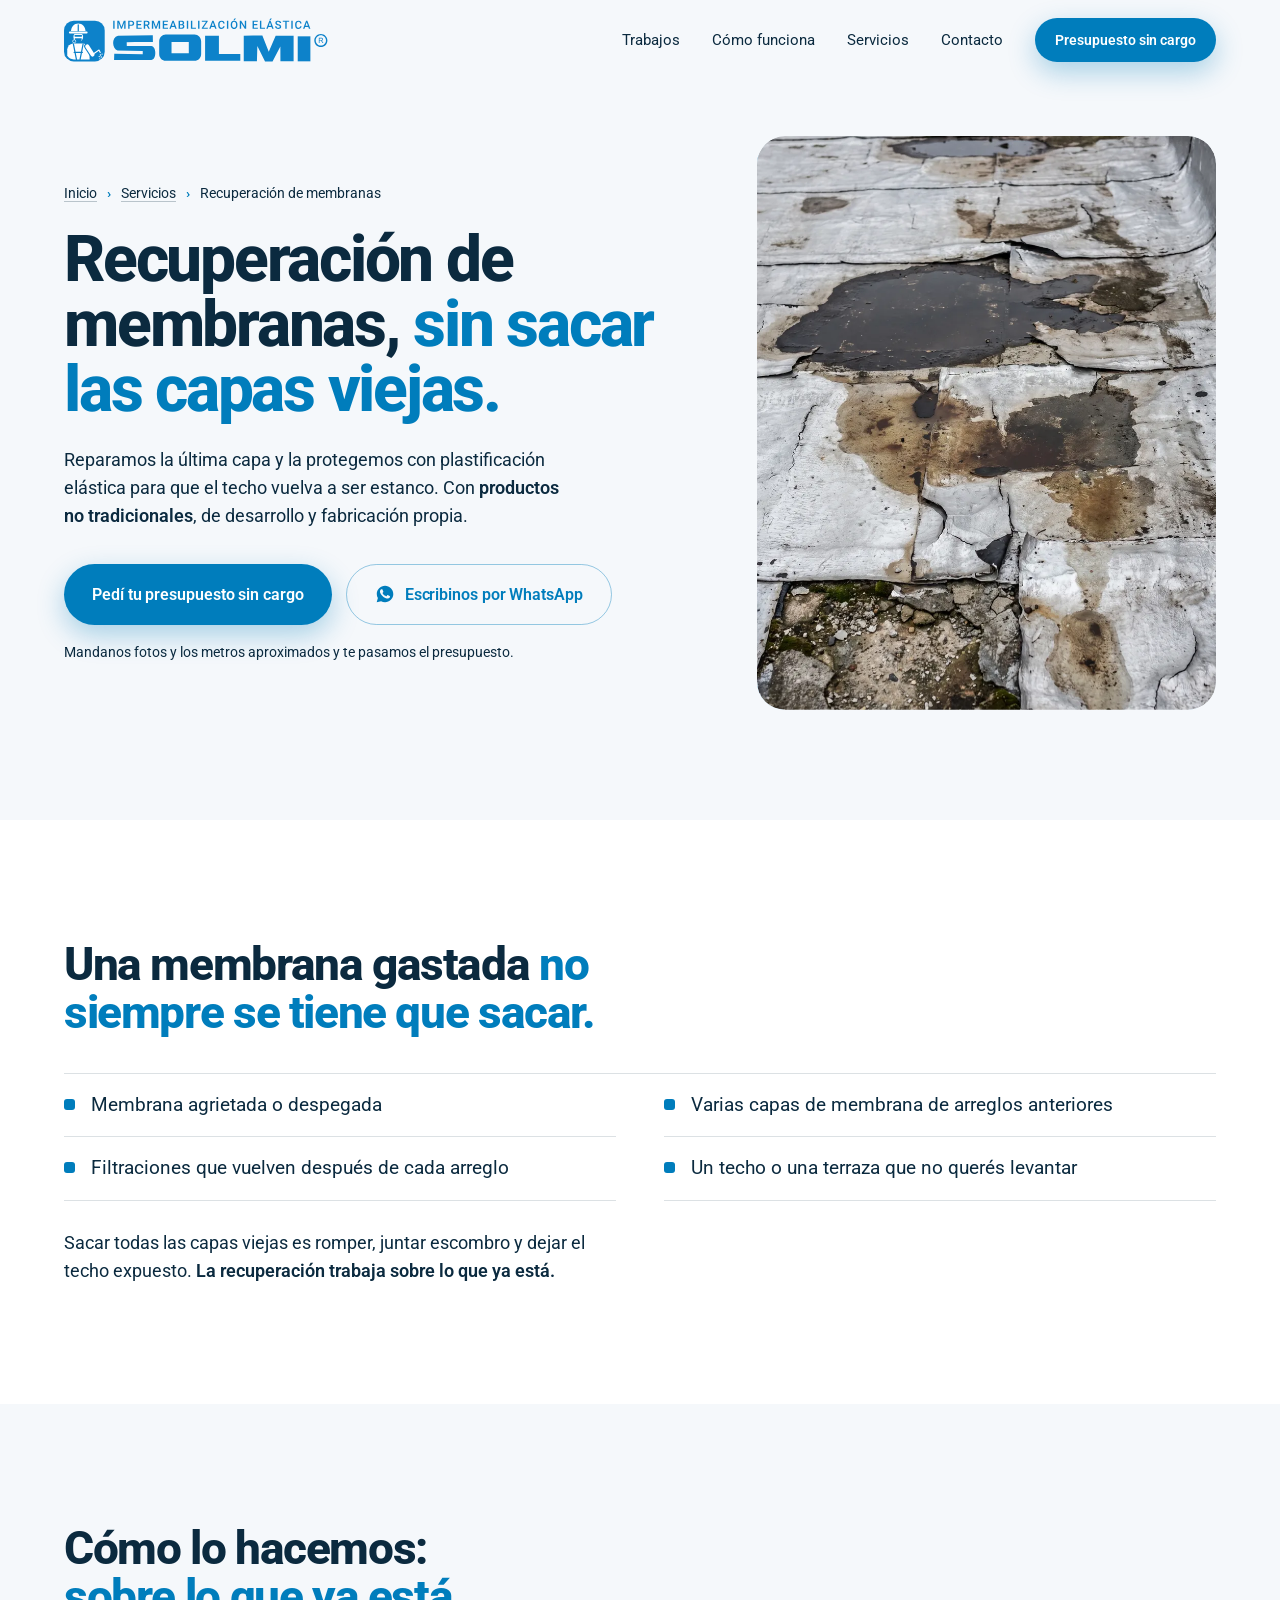
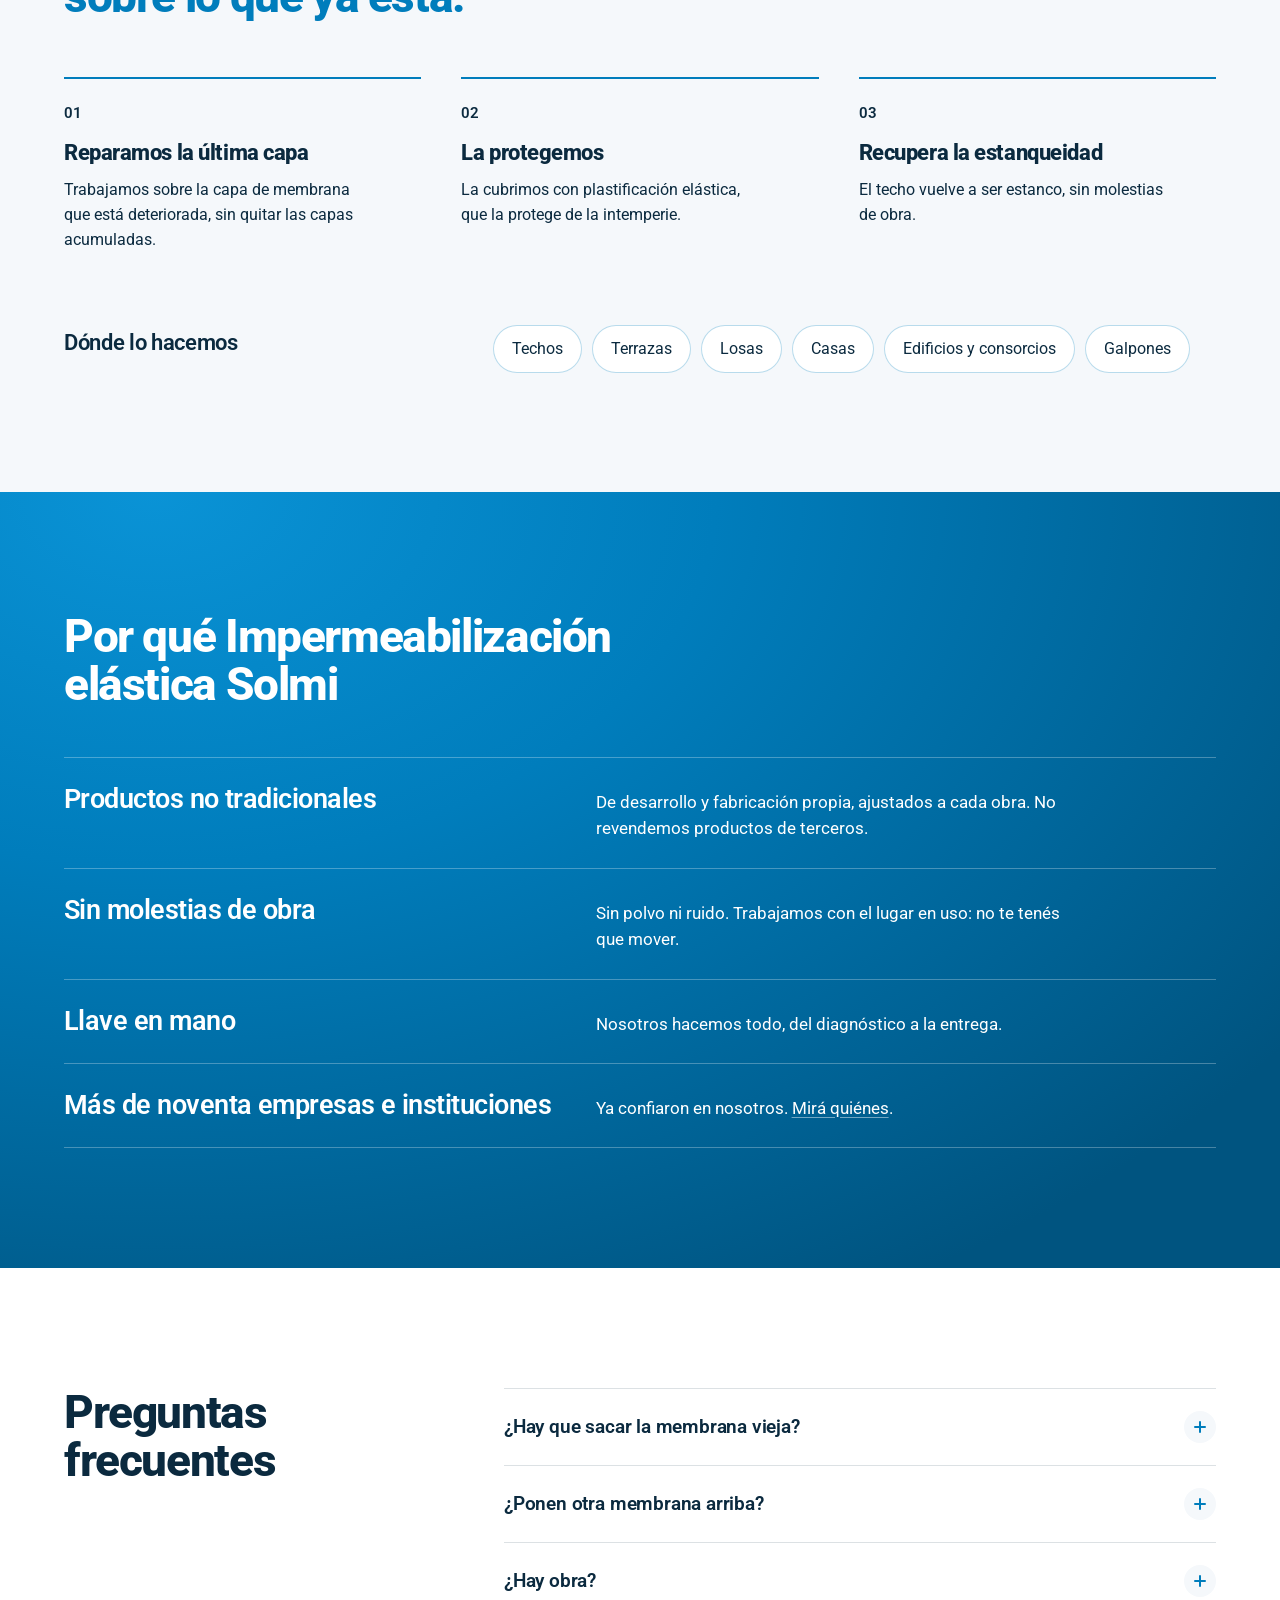
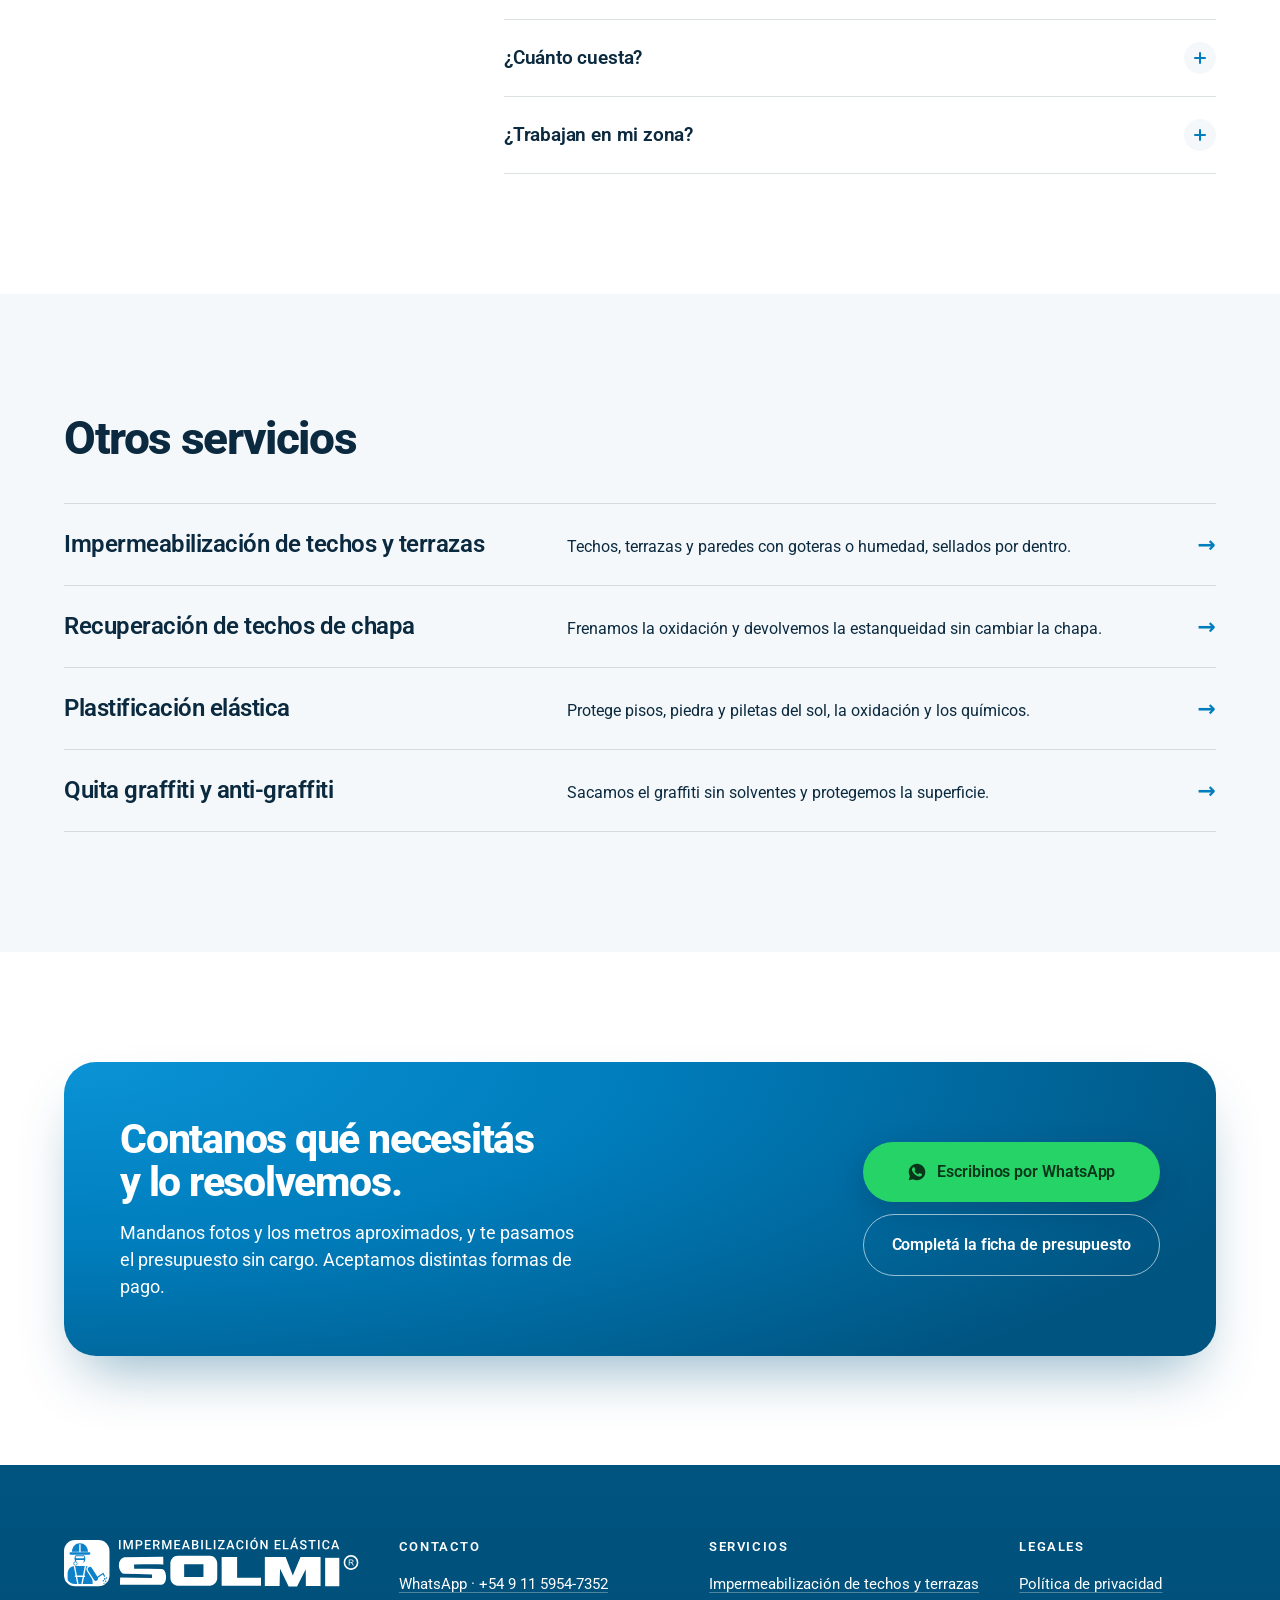
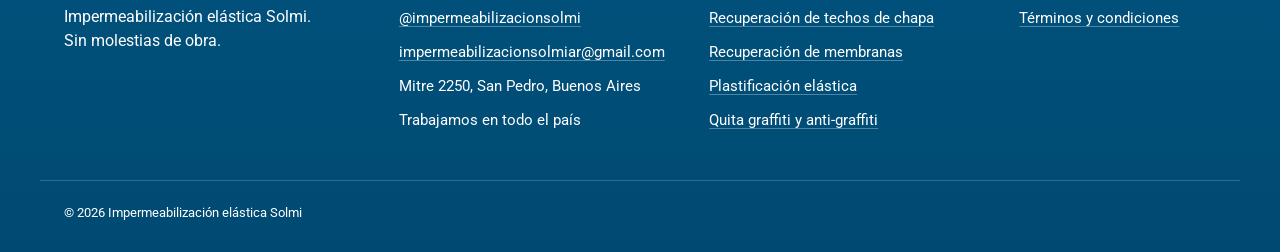
<file: recuperacion-de-membranas/index.html>
<!DOCTYPE html>
<html lang="es">
<head>
    <meta charset="UTF-8">
    <meta name="viewport" content="width=device-width, initial-scale=1.0">
    <link rel="canonical" href="https://xn--impermeabilizacinelsticasolmi-ync86c.com.ar/recuperacion-de-membranas/">
    <!-- Google Analytics (cuenta de Impermeabilización elástica Solmi) -->
    <script async src="https://www.googletagmanager.com/gtm.js?id=G-W3YY8VCQ1C"></script>
    <script>
      window.dataLayer = window.dataLayer || [];
      function gtag(){dataLayer.push(arguments);}
      gtag('js', new Date());
    </script>
    <script src="../analytics.js" defer></script>
    <!-- Página generada por diseno/servicios.py: los cambios van ahí, no acá. -->
    <title>Recuperación de membranas sin sacar las capas viejas · Impermeabilización elástica Solmi</title>
    <meta name="description" content="Reparamos la membrana deteriorada de tu techo o terraza sin sacar las capas viejas y la protegemos con plastificación elástica. Sin molestias de obra. Presupuesto sin cargo.">
    <meta name="theme-color" content="#007DBC">
    <link rel="icon" href="../assets/img/favicon.svg" type="image/svg+xml">
    <link rel="apple-touch-icon" href="../assets/img/apple-touch-icon.png">
    <meta property="og:type" content="website">
    <meta property="og:locale" content="es_AR">
    <meta property="og:site_name" content="Impermeabilización elástica Solmi">
    <meta property="og:title" content="Recuperación de membranas sin sacar las capas viejas · Impermeabilización elástica Solmi">
    <meta property="og:description" content="Reparamos la membrana deteriorada de tu techo o terraza sin sacar las capas viejas y la protegemos con plastificación elástica. Sin molestias de obra. Presupuesto sin cargo.">
    <meta property="og:image" content="https://xn--impermeabilizacinelsticasolmi-ync86c.com.ar/assets/img/servicios/membrana-deteriorada.webp">
    <meta property="og:url" content="https://xn--impermeabilizacinelsticasolmi-ync86c.com.ar/recuperacion-de-membranas/">
    <meta name="twitter:card" content="summary_large_image">
    <script type="application/ld+json">{"@context": "https://schema.org", "@type": "Service", "name": "Recuperación de membranas", "serviceType": "Recuperación de membranas", "description": "Reparamos la membrana deteriorada de tu techo o terraza sin sacar las capas viejas y la protegemos con plastificación elástica. Sin molestias de obra. Presupuesto sin cargo.", "url": "https://xn--impermeabilizacinelsticasolmi-ync86c.com.ar/recuperacion-de-membranas/", "areaServed": {"@type": "Country", "name": "Argentina"}, "provider": {"@type": "LocalBusiness", "name": "Impermeabilización elástica Solmi", "url": "https://xn--impermeabilizacinelsticasolmi-ync86c.com.ar/", "telephone": "+54 9 11 5954-7352", "address": {"@type": "PostalAddress", "streetAddress": "Mitre 2250", "addressLocality": "San Pedro", "addressRegion": "Buenos Aires", "addressCountry": "AR"}}}</script>
    <script type="application/ld+json">{"@context": "https://schema.org", "@type": "BreadcrumbList", "itemListElement": [{"@type": "ListItem", "position": 1, "name": "Inicio", "item": "https://xn--impermeabilizacinelsticasolmi-ync86c.com.ar/"}, {"@type": "ListItem", "position": 2, "name": "Servicios", "item": "https://xn--impermeabilizacinelsticasolmi-ync86c.com.ar/#servicios"}, {"@type": "ListItem", "position": 3, "name": "Recuperación de membranas", "item": "https://xn--impermeabilizacinelsticasolmi-ync86c.com.ar/recuperacion-de-membranas/"}]}</script>
    <script type="application/ld+json">{"@context": "https://schema.org", "@type": "FAQPage", "mainEntity": [{"@type": "Question", "name": "¿Hay que sacar la membrana vieja?", "acceptedAnswer": {"@type": "Answer", "text": "No. Reparamos la última capa y la protegemos con plastificación elástica, sin quitar las capas deterioradas."}}, {"@type": "Question", "name": "¿Ponen otra membrana arriba?", "acceptedAnswer": {"@type": "Answer", "text": "No. No sumamos otra membrana: reparamos la que está y la protegemos con plastificación elástica, de fabricación propia."}}, {"@type": "Question", "name": "¿Hay obra?", "acceptedAnswer": {"@type": "Answer", "text": "No. Es sin molestias de obra: sin escombro, sin polvo ni ruido, y con el lugar en uso."}}, {"@type": "Question", "name": "¿Cuánto cuesta?", "acceptedAnswer": {"@type": "Answer", "text": "Depende de cada techo. Mandanos por WhatsApp fotos y los metros aproximados y te pasamos el presupuesto sin cargo. Aceptamos distintas formas de pago."}}, {"@type": "Question", "name": "¿Trabajan en mi zona?", "acceptedAnswer": {"@type": "Answer", "text": "Trabajamos en todo el país, desde San Pedro, Buenos Aires. Escribinos con tu localidad."}}]}</script>
    <link rel="preload" href="../assets/fonts/roboto-latin-var.woff2" as="font" type="font/woff2" crossorigin>
    <link rel="preload" href="../assets/img/servicios/membrana-deteriorada.webp" as="image" fetchpriority="high">
    <link rel="stylesheet" href="../index.css?v=20261108">
    <link rel="stylesheet" href="../servicios.css?v=20261108">
</head>
<body>
    <!-- MENÚ -->
    <nav class="nav" id="navbar" aria-label="Principal">
        <div class="container nav-container">
            <a href="../" class="brand" aria-label="Impermeabilización elástica Solmi, inicio">
                <img class="logo" src="../assets/img/logo-solmi-sello.svg" alt="Impermeabilización elástica Solmi" width="930" height="155">
            </a>
            <div class="nav-links" id="nav-links">
                <a href="../#trabajos">Trabajos</a>
                <a href="../#como-funciona">Cómo funciona</a>
                <a href="../#servicios">Servicios</a>
                <a href="../#contacto">Contacto</a>
                <a href="../presupuesto/" class="btn btn-sm btn-main">Presupuesto sin cargo</a>
            </div>
            <button class="burger" id="burger" aria-label="Abrir menú" aria-expanded="false" aria-controls="nav-links">
                <svg viewBox="0 0 24 24" fill="none" stroke="currentColor" stroke-width="2" stroke-linecap="round" aria-hidden="true"><path class="l1" d="M4 7h16"/><path class="l2" d="M4 12h16"/><path class="l3" d="M4 17h16"/></svg>
            </button>
        </div>
    </nav>

    <header class="svc-hero">
        <div class="container svc-hero-grid">
            <div class="svc-hero-copy">
                <nav aria-label="Estás en">
                    <ol class="crumbs">
                        <li><a href="../">Inicio</a></li>
                        <li><a href="../#servicios">Servicios</a></li>
                        <li><span aria-current="page">Recuperación de membranas</span></li>
                    </ol>
                </nav>
                <h1>Recuperación de membranas, <em>sin sacar las capas viejas.</em></h1>
                <p class="svc-sub">Reparamos la última capa y la protegemos con plastificación elástica para que el techo vuelva a ser estanco. Con <strong>productos no tradicionales</strong>, de desarrollo y fabricación propia.</p>
                <div class="svc-ctas">
                    <a href="../presupuesto/" class="btn btn-main">Pedí tu presupuesto sin cargo</a>
                    <a href="https://wa.me/5491159547352?text=Hola%2C%20vengo%20de%20la%20web%20de%20Impermeabilizaci%C3%B3n%20el%C3%A1stica%20Solmi.%20Quiero%20pedir%20un%20presupuesto%20para%20recuperar%20una%20membrana." class="btn btn-line" target="_blank" rel="noopener"><svg class="wa-ico" width="20" height="20" viewBox="0 0 24 24" aria-hidden="true"><path fill="currentColor" d="M12.04 2C6.58 2 2.13 6.45 2.13 11.91c0 1.75.46 3.45 1.32 4.95L2.05 22l5.25-1.38c1.45.79 3.08 1.21 4.74 1.21 5.46 0 9.91-4.45 9.91-9.91S17.5 2 12.04 2Zm5.8 14.03c-.25.69-1.44 1.32-2 1.4-.51.08-1.16.11-1.87-.12-.43-.14-.99-.32-1.7-.63-2.98-1.29-4.93-4.29-5.08-4.49-.15-.2-1.21-1.61-1.21-3.07 0-1.46.77-2.18 1.04-2.48.27-.3.6-.37.79-.37h.57c.18 0 .43-.07.67.51.25.6.84 2.06.92 2.21.07.15.12.32.02.52-.1.2-.15.32-.3.5-.15.17-.31.39-.45.52-.15.15-.3.31-.13.61.17.3.77 1.27 1.66 2.06 1.13 1.01 2.09 1.32 2.39 1.47.3.15.47.12.64-.07.17-.2.74-.87.94-1.16.2-.3.4-.25.67-.15.27.1 1.73.82 2.03.97.3.15.5.22.57.35.07.12.07.72-.17 1.41Z"/></svg>Escribinos por WhatsApp</a>
                </div>
                <p class="svc-note">Mandanos fotos y los metros aproximados y te pasamos el presupuesto.</p>
            </div>
            <div class="svc-window"><img src="../assets/img/servicios/membrana-deteriorada.webp" alt="Techo con membrana vieja agrietada y despegada" width="900" height="1342" fetchpriority="high"></div>
        </div>
    </header>

    <main>
        <section class="svc-sec svc-signs">
            <div class="container">
                <div class="svc-signs-grid no-photo">
                    <div class="reveal">
                        <h2 class="svc-h2">Una membrana gastada <em>no siempre se tiene que sacar.</em></h2>
                        <ul class="svc-list">
                        <li><span>Membrana agrietada o despegada</span></li>
                        <li><span>Varias capas de membrana de arreglos anteriores</span></li>
                        <li><span>Filtraciones que vuelven después de cada arreglo</span></li>
                        <li><span>Un techo o una terraza que no querés levantar</span></li>
                        </ul>
                        <p class="svc-after">Sacar todas las capas viejas es romper, juntar escombro y dejar el techo expuesto. <strong>La recuperación trabaja sobre lo que ya está.</strong></p>
                    </div>
                    
                </div>
            </div>
        </section>

        <section class="svc-sec svc-how">
            <div class="container">
                <h2 class="svc-h2 reveal">Cómo lo hacemos: <em>sobre lo que ya está.</em></h2>
                <ol class="how-steps" data-stagger>
                <li>
                    <span class="how-num">01</span>
                    <b>Reparamos la última capa</b>
                    <p>Trabajamos sobre la capa de membrana que está deteriorada, sin quitar las capas acumuladas.</p>
                </li>
                <li>
                    <span class="how-num">02</span>
                    <b>La protegemos</b>
                    <p>La cubrimos con plastificación elástica, que la protege de la intemperie.</p>
                </li>
                <li>
                    <span class="how-num">03</span>
                    <b>Recupera la estanqueidad</b>
                    <p>El techo vuelve a ser estanco, sin molestias de obra.</p>
                </li>
                </ol>
                <div class="svc-where reveal">
                    <h3>Dónde lo hacemos</h3>
                    <ul class="svc-tags"><li>Techos</li><li>Terrazas</li><li>Losas</li><li>Casas</li><li>Edificios y consorcios</li><li>Galpones</li></ul>
                </div>
            </div>
        </section>

        <section class="svc-sec svc-why">
            <div class="container">
                <h2 class="svc-h2 reveal">Por qué Impermeabilización elástica Solmi</h2>
                <dl class="svc-why-list" data-stagger>
                <div><dt>Productos no tradicionales</dt><dd>De desarrollo y fabricación propia, ajustados a cada obra. No revendemos productos de terceros.</dd></div>
                <div><dt>Sin molestias de obra</dt><dd>Sin polvo ni ruido. Trabajamos con el lugar en uso: no te tenés que mover.</dd></div>
                <div><dt>Llave en mano</dt><dd>Nosotros hacemos todo, del diagnóstico a la entrega.</dd></div>
                <div><dt>Más de noventa empresas e instituciones</dt><dd>Ya confiaron en nosotros. <a href="../#confian">Mirá quiénes</a>.</dd></div>
                </dl>
            </div>
        </section>

        <section class="svc-sec svc-faq">
            <div class="container svc-faq-grid">
                <h2 class="svc-h2 reveal">Preguntas frecuentes</h2>
                <div class="faq reveal">
                    <details><summary>¿Hay que sacar la membrana vieja?<i aria-hidden="true"></i></summary><p>No. Reparamos la última capa y la protegemos con plastificación elástica, sin quitar las capas deterioradas.</p></details>
                    <details><summary>¿Ponen otra membrana arriba?<i aria-hidden="true"></i></summary><p>No. No sumamos otra membrana: reparamos la que está y la protegemos con plastificación elástica, de fabricación propia.</p></details>
                    <details><summary>¿Hay obra?<i aria-hidden="true"></i></summary><p>No. Es sin molestias de obra: sin escombro, sin polvo ni ruido, y con el lugar en uso.</p></details>
                    <details><summary>¿Cuánto cuesta?<i aria-hidden="true"></i></summary><p>Depende de cada techo. Mandanos por WhatsApp fotos y los metros aproximados y te pasamos el presupuesto sin cargo. Aceptamos distintas formas de pago.</p></details>
                    <details><summary>¿Trabajan en mi zona?<i aria-hidden="true"></i></summary><p>Trabajamos en todo el país, desde San Pedro, Buenos Aires. Escribinos con tu localidad.</p></details>
                </div>
            </div>
        </section>

        <section class="svc-sec svc-more">
            <div class="container">
                <h2 class="svc-h2 reveal">Otros servicios</h2>
                <nav class="svc-more-list reveal" aria-label="Otros servicios">
                <a href="../impermeabilizacion-de-techos-y-terrazas/"><b>Impermeabilización de techos y terrazas</b><span>Techos, terrazas y paredes con goteras o humedad, sellados por dentro.</span><span class="arr" aria-hidden="true">→</span></a>
                <a href="../recuperacion-de-techos-de-chapa/"><b>Recuperación de techos de chapa</b><span>Frenamos la oxidación y devolvemos la estanqueidad sin cambiar la chapa.</span><span class="arr" aria-hidden="true">→</span></a>
                <a href="../plastificacion-de-pisos-y-piletas/"><b>Plastificación elástica</b><span>Protege pisos, piedra y piletas del sol, la oxidación y los químicos.</span><span class="arr" aria-hidden="true">→</span></a>
                <a href="../quita-graffiti-y-anti-graffiti/"><b>Quita graffiti y anti-graffiti</b><span>Sacamos el graffiti sin solventes y protegemos la superficie.</span><span class="arr" aria-hidden="true">→</span></a>
                </nav>
            </div>
        </section>

        <section class="svc-cta">
            <div class="container">
                <div class="svc-cta-box reveal">
                    <div>
                        <h2>Contanos qué necesitás y lo resolvemos.</h2>
                        <p>Mandanos fotos y los metros aproximados, y te pasamos el presupuesto sin cargo. Aceptamos distintas formas de pago.</p>
                    </div>
                    <div class="svc-cta-btns">
                        <a href="https://wa.me/5491159547352?text=Hola%2C%20vengo%20de%20la%20web%20de%20Impermeabilizaci%C3%B3n%20el%C3%A1stica%20Solmi.%20Quiero%20pedir%20un%20presupuesto%20para%20recuperar%20una%20membrana." class="btn btn-wa" target="_blank" rel="noopener"><svg class="wa-ico" width="20" height="20" viewBox="0 0 24 24" aria-hidden="true"><path fill="currentColor" d="M12.04 2C6.58 2 2.13 6.45 2.13 11.91c0 1.75.46 3.45 1.32 4.95L2.05 22l5.25-1.38c1.45.79 3.08 1.21 4.74 1.21 5.46 0 9.91-4.45 9.91-9.91S17.5 2 12.04 2Zm5.8 14.03c-.25.69-1.44 1.32-2 1.4-.51.08-1.16.11-1.87-.12-.43-.14-.99-.32-1.7-.63-2.98-1.29-4.93-4.29-5.08-4.49-.15-.2-1.21-1.61-1.21-3.07 0-1.46.77-2.18 1.04-2.48.27-.3.6-.37.79-.37h.57c.18 0 .43-.07.67.51.25.6.84 2.06.92 2.21.07.15.12.32.02.52-.1.2-.15.32-.3.5-.15.17-.31.39-.45.52-.15.15-.3.31-.13.61.17.3.77 1.27 1.66 2.06 1.13 1.01 2.09 1.32 2.39 1.47.3.15.47.12.64-.07.17-.2.74-.87.94-1.16.2-.3.4-.25.67-.15.27.1 1.73.82 2.03.97.3.15.5.22.57.35.07.12.07.72-.17 1.41Z"/></svg>Escribinos por WhatsApp</a>
                        <a href="../presupuesto/" class="btn btn-ghost-white">Completá la ficha de presupuesto</a>
                    </div>
                </div>
            </div>
        </section>
    </main>

    <!-- PIE -->
    <footer class="foot">
        <div class="container foot-grid">
            <div class="foot-brand">
                <img src="../assets/img/logo-solmi-sello-blanco.svg" alt="Impermeabilización elástica Solmi" width="930" height="155">
                <p>Impermeabilización elástica Solmi.<br>Sin molestias de obra.</p>
            </div>
            <div>
                <h3>Contacto</h3>
                <ul>
                    <li><a href="https://wa.me/5491159547352?text=Hola%2C%20vengo%20de%20la%20web%20de%20Impermeabilizaci%C3%B3n%20el%C3%A1stica%20Solmi." target="_blank" rel="noopener">WhatsApp · +54 9 11 5954-7352</a></li>
                    <li><a href="https://www.instagram.com/impermeabilizacionsolmi/" target="_blank" rel="noopener">@impermeabilizacionsolmi</a></li>
                    <li><a href="mailto:impermeabilizacionsolmiar@gmail.com">impermeabilizacionsolmiar@gmail.com</a></li>
                    <li>Mitre 2250, San Pedro, Buenos Aires</li>
                    <li>Trabajamos en todo el país</li>
                </ul>
            </div>
            <div>
                <h3>Servicios</h3>
                <ul>
                    <li><a href="../impermeabilizacion-de-techos-y-terrazas/">Impermeabilización de techos y terrazas</a></li>
                    <li><a href="../recuperacion-de-techos-de-chapa/">Recuperación de techos de chapa</a></li>
                    <li><a href="../recuperacion-de-membranas/">Recuperación de membranas</a></li>
                    <li><a href="../plastificacion-de-pisos-y-piletas/">Plastificación elástica</a></li>
                    <li><a href="../quita-graffiti-y-anti-graffiti/">Quita graffiti y anti-graffiti</a></li>
                </ul>
            </div>
            <div>
                <h3>Legales</h3>
                <ul>
                    <li><a href="../politica-de-privacidad/">Política de privacidad</a></li>
                    <li><a href="../terminos-y-condiciones/">Términos y condiciones</a></li>
                </ul>
            </div>
        </div>
        <div class="container foot-bottom">© 2026 Impermeabilización elástica Solmi</div>
    </footer>

    <script>
        // Menú: fondo al bajar y hamburguesa en el celular
        const navbar = document.getElementById('navbar');
        const onScroll = () => navbar.classList.toggle('scrolled', window.scrollY > 24);
        window.addEventListener('scroll', onScroll, { passive: true });
        onScroll();
        const burger = document.getElementById('burger');
        const setMenu = (open) => {
            navbar.classList.toggle('menu-open', open);
            burger.setAttribute('aria-expanded', open);
            burger.setAttribute('aria-label', open ? 'Cerrar menú' : 'Abrir menú');
        };
        burger.addEventListener('click', () => setMenu(!navbar.classList.contains('menu-open')));
        document.querySelectorAll('#nav-links a').forEach(a => a.addEventListener('click', () => setMenu(false)));
        document.addEventListener('keydown', (e) => { if (e.key === 'Escape') setMenu(false); });

        // Aparición al hacer scroll
        document.querySelectorAll('[data-stagger]').forEach((g) => [...g.children].forEach((c, i) => c.style.setProperty('--i', i)));
        const io = new IntersectionObserver((entries) => entries.forEach((en) => {
            if (!en.isIntersecting) return;
            en.target.classList.add('is-revealed');
            io.unobserve(en.target);
        }), { threshold: 0.15, rootMargin: '0px 0px -8% 0px' });
        document.querySelectorAll('.reveal, [data-stagger]').forEach((el) => io.observe(el));

        // Preguntas: una abierta a la vez
        const preguntas = document.querySelectorAll('.faq details');
        preguntas.forEach((d) => d.addEventListener('toggle', () => {
            if (d.open) preguntas.forEach((o) => { if (o !== d) o.open = false; });
        }));
    </script>
</body>
</html>
</file>
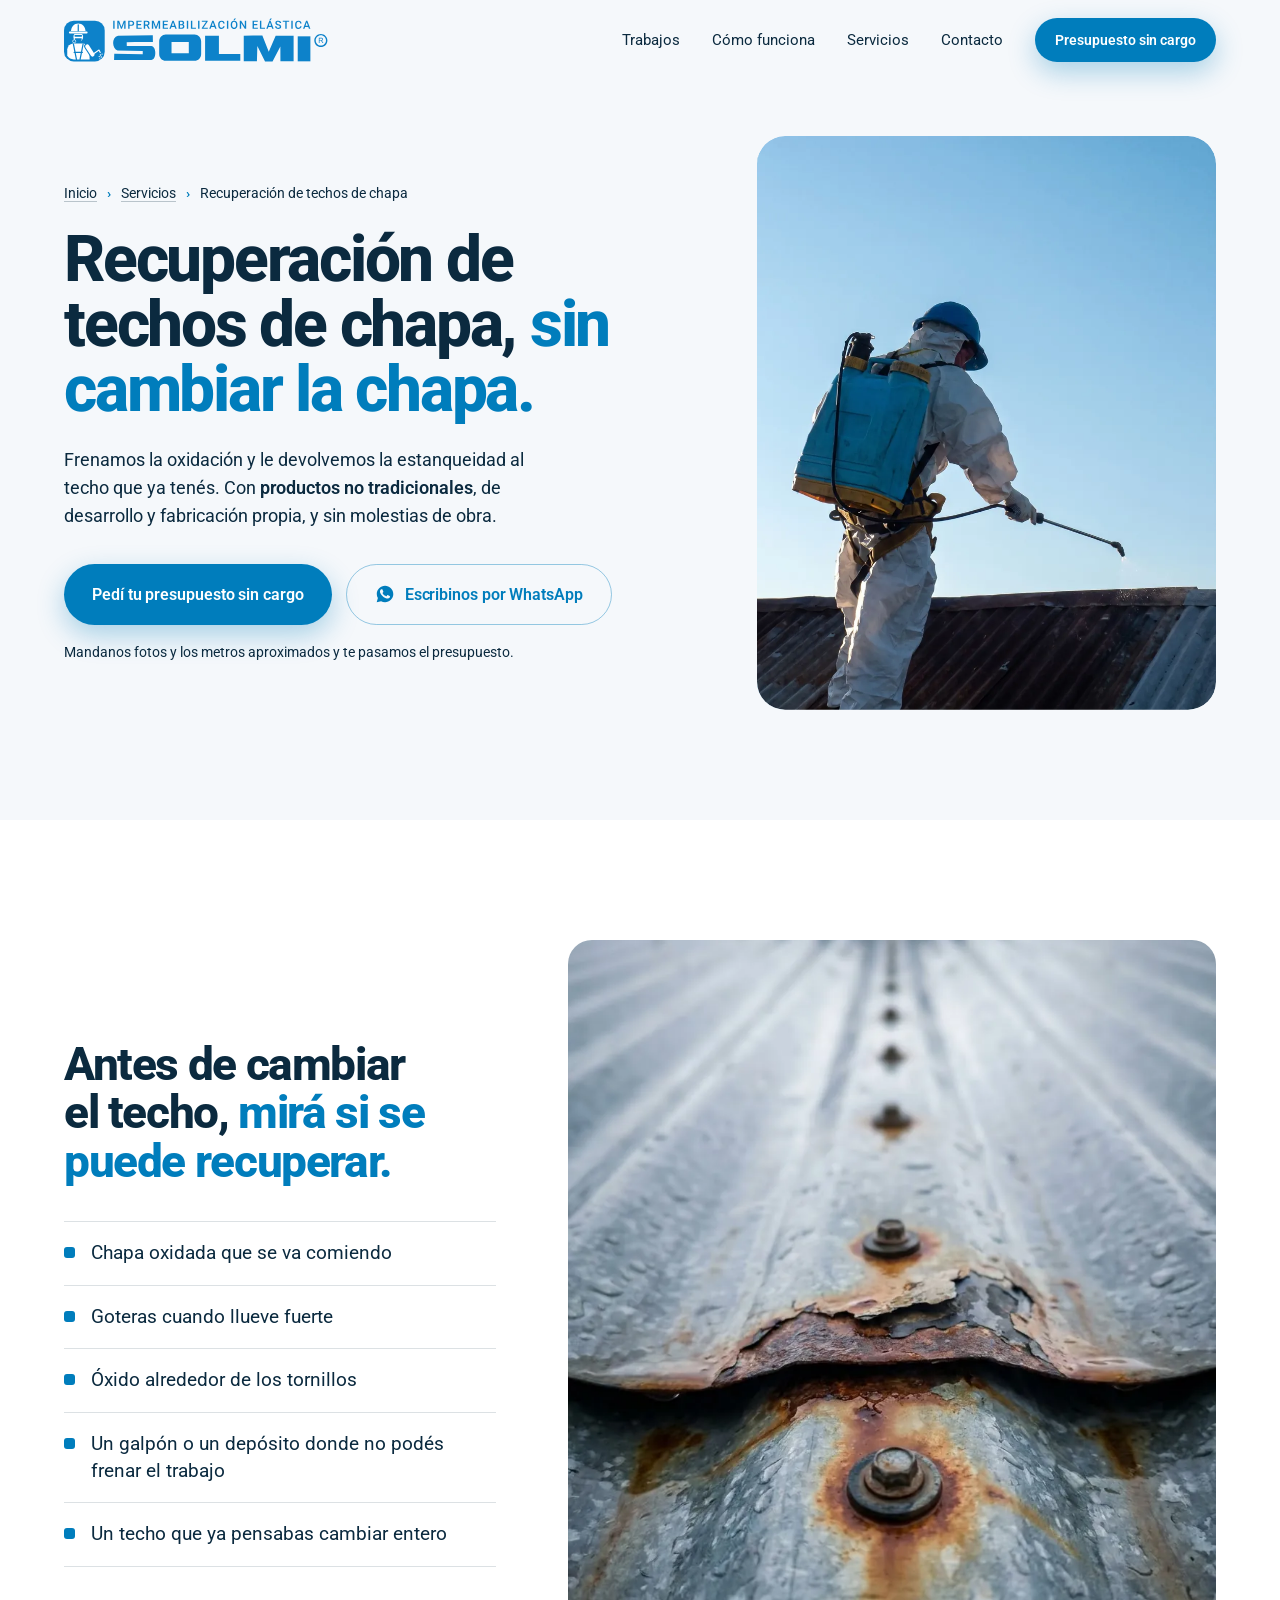
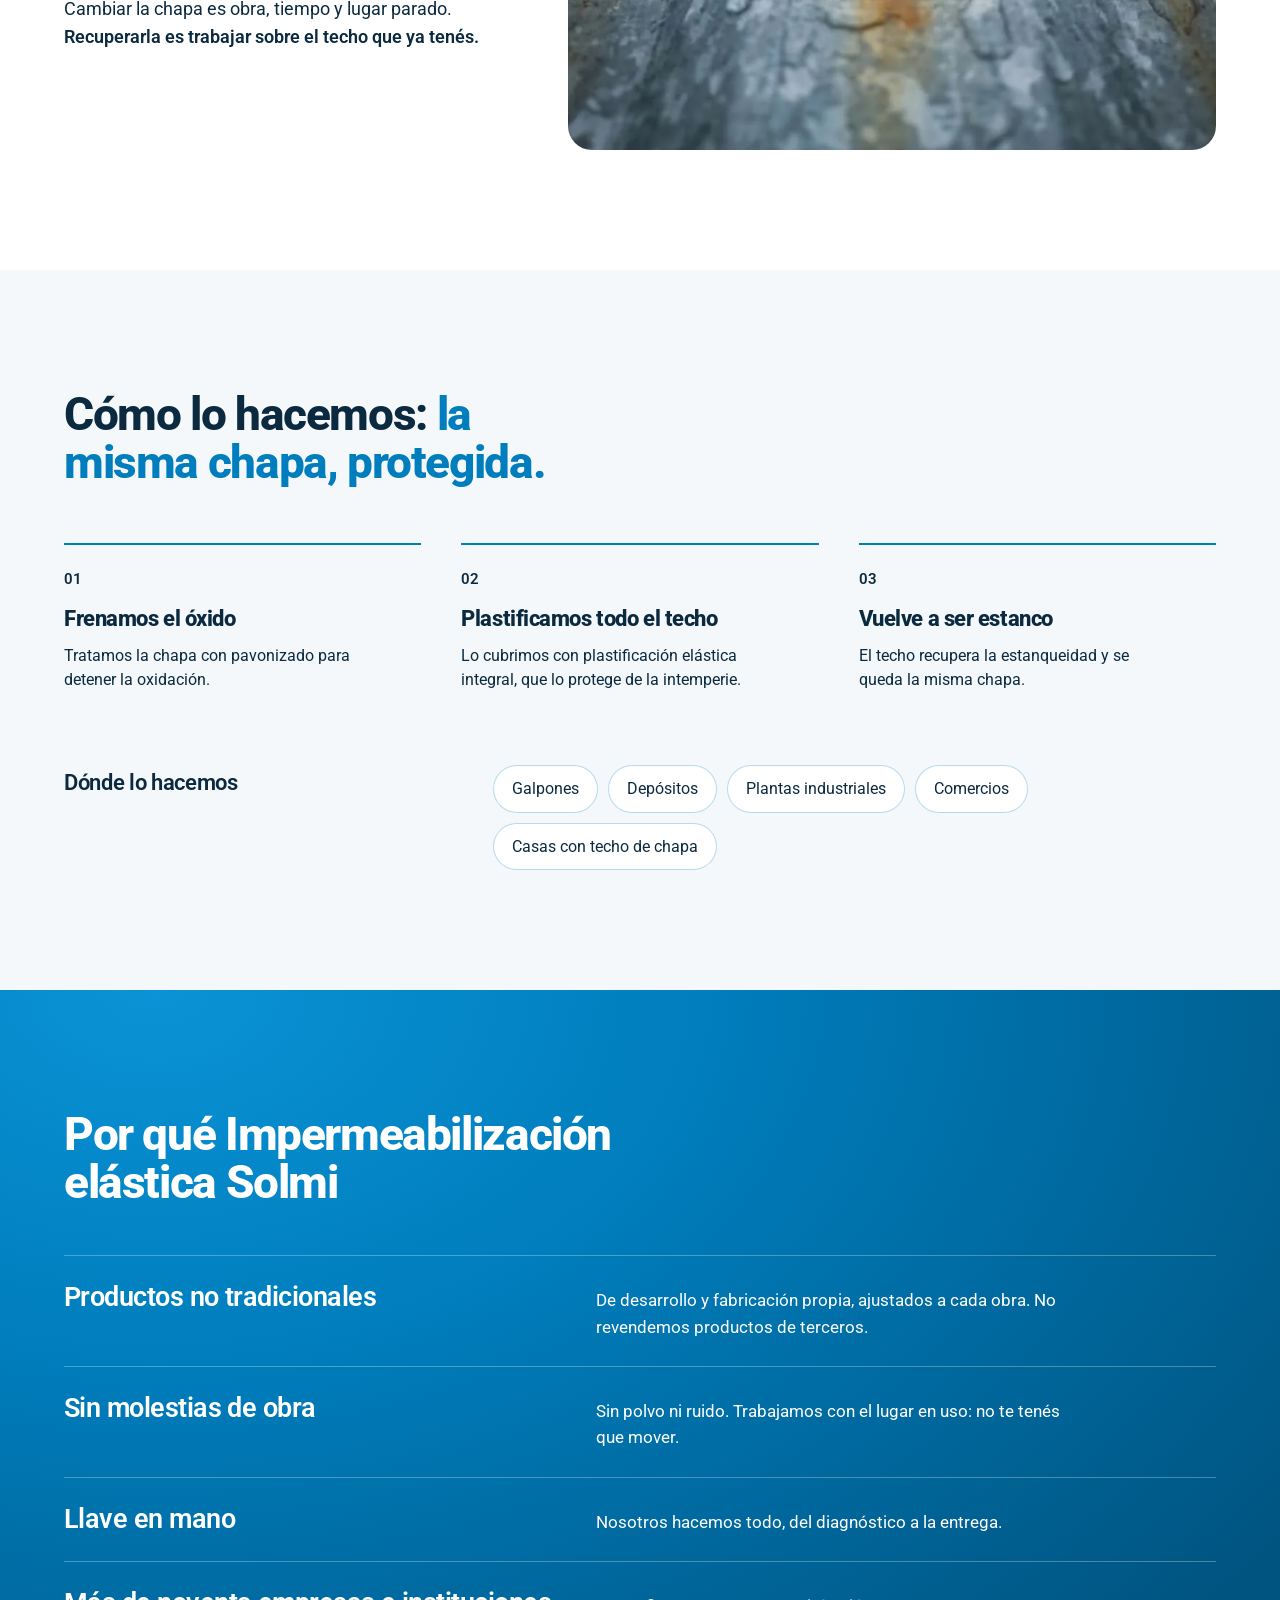
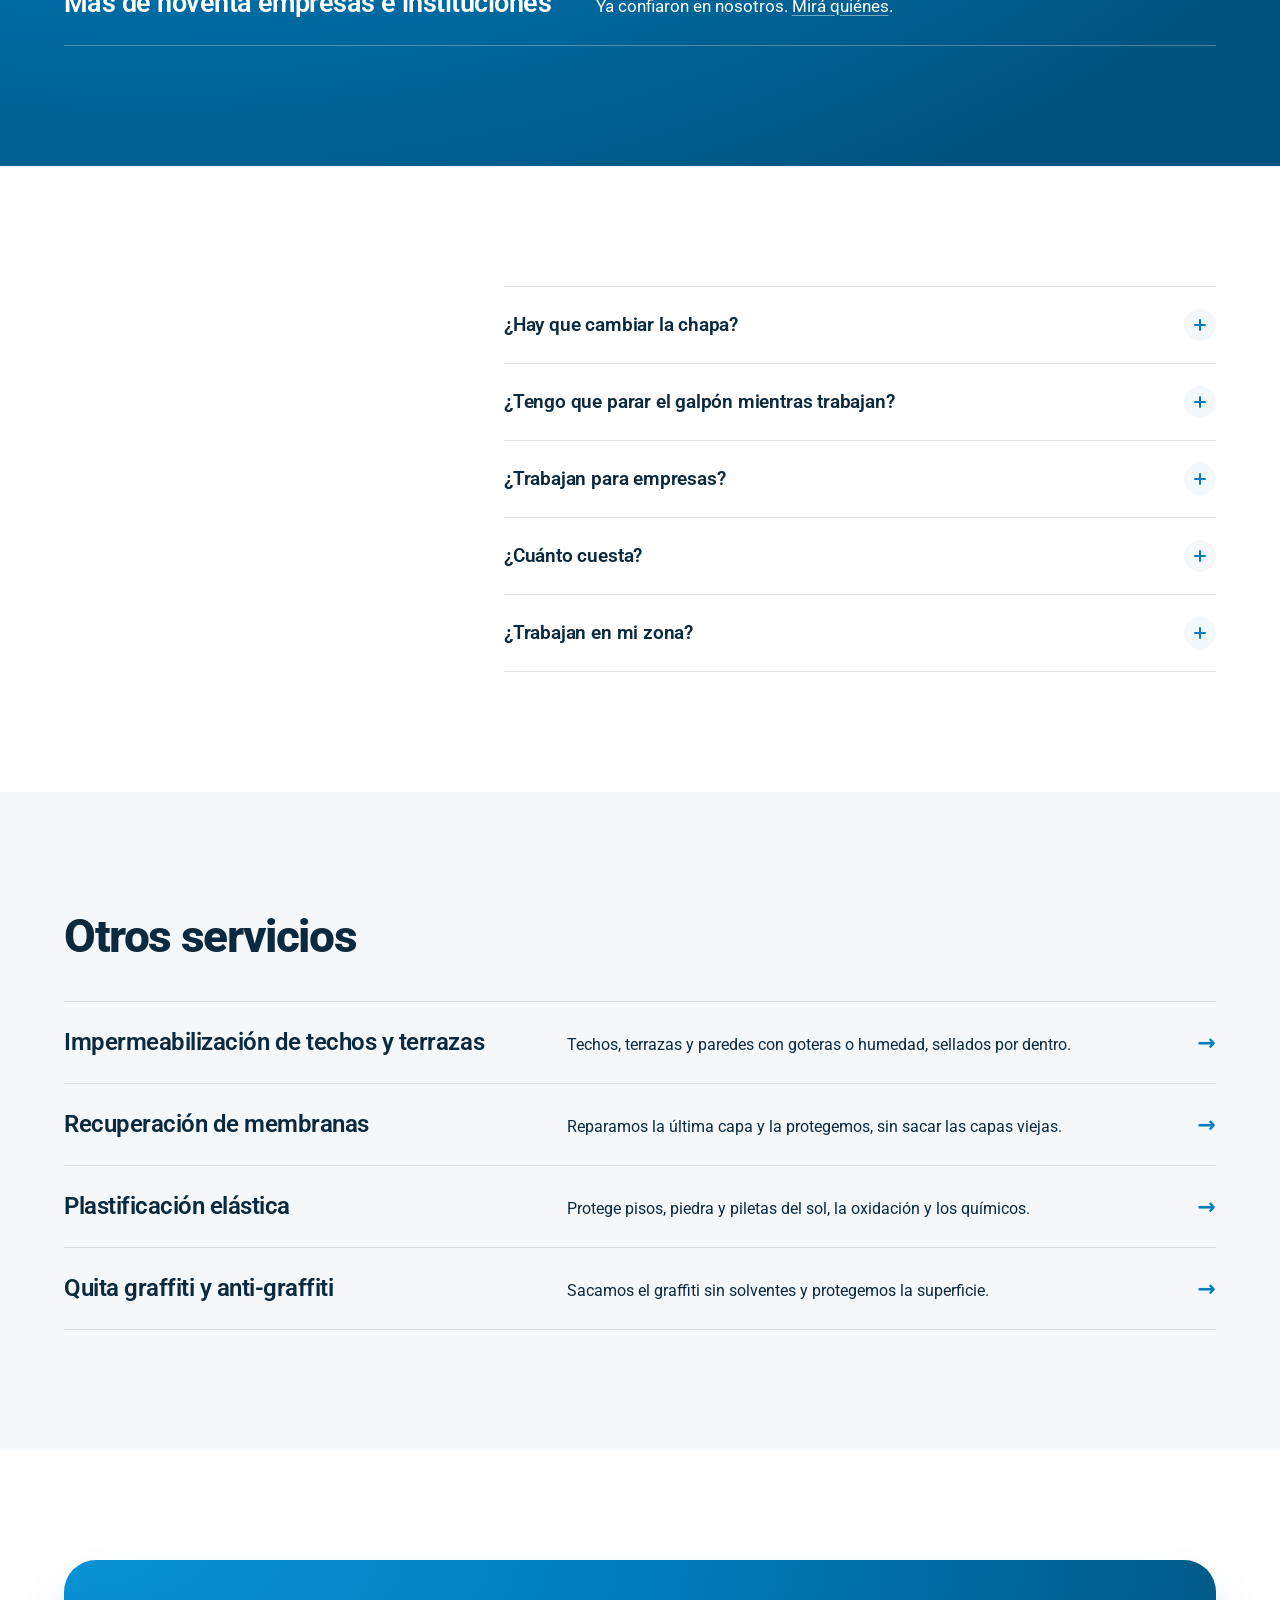
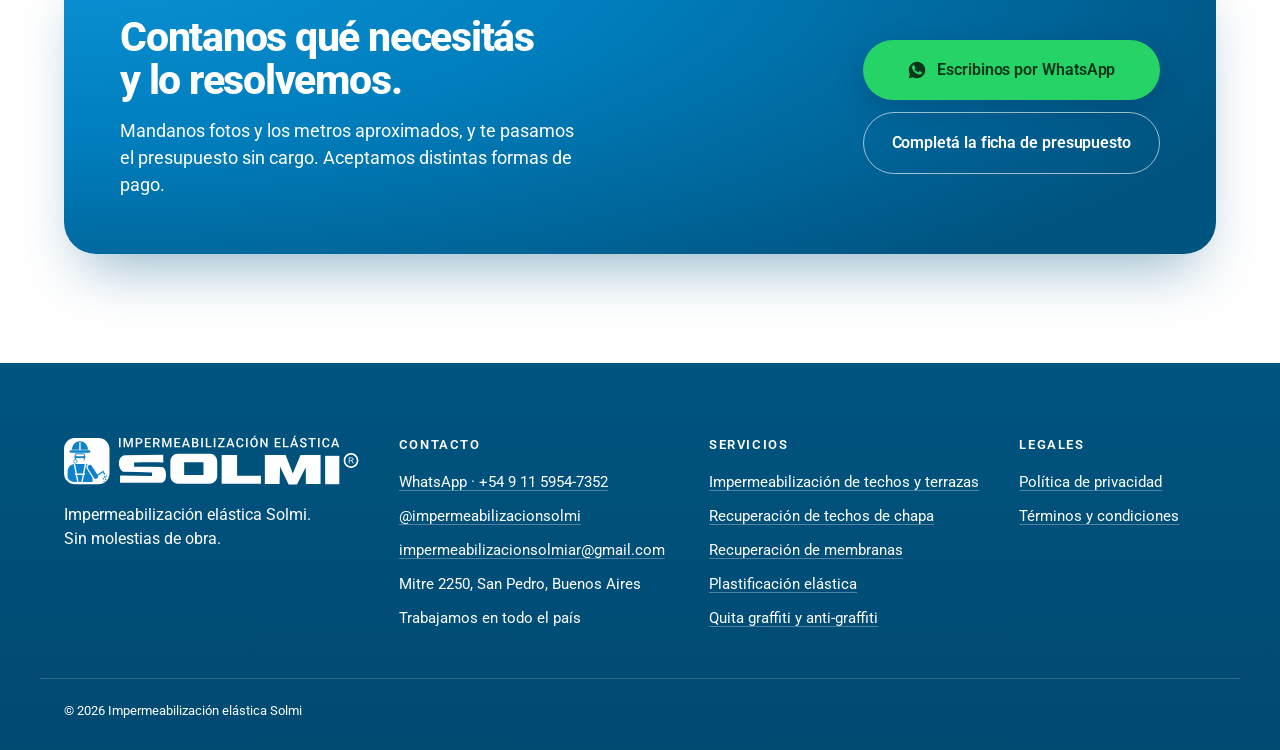
<file: recuperacion-de-techos-de-chapa/index.html>
<!DOCTYPE html>
<html lang="es">
<head>
    <meta charset="UTF-8">
    <meta name="viewport" content="width=device-width, initial-scale=1.0">
    <link rel="canonical" href="https://xn--impermeabilizacinelsticasolmi-ync86c.com.ar/recuperacion-de-techos-de-chapa/">
    <!-- Google Analytics (cuenta de Impermeabilización elástica Solmi) -->
    <script async src="https://www.googletagmanager.com/gtm.js?id=G-W3YY8VCQ1C"></script>
    <script>
      window.dataLayer = window.dataLayer || [];
      function gtag(){dataLayer.push(arguments);}
      gtag('js', new Date());
    </script>
    <script src="../analytics.js" defer></script>
    <!-- Página generada por diseno/servicios.py: los cambios van ahí, no acá. -->
    <title>Recuperación de techos de chapa sin cambiar la chapa · Impermeabilización elástica Solmi</title>
    <meta name="description" content="Recuperamos techos de chapa oxidados o con goteras sin cambiar la chapa: frenamos la oxidación y protegemos todo el techo con plastificación elástica. Presupuesto sin cargo.">
    <meta name="theme-color" content="#007DBC">
    <link rel="icon" href="../assets/img/favicon.svg" type="image/svg+xml">
    <link rel="apple-touch-icon" href="../assets/img/apple-touch-icon.png">
    <meta property="og:type" content="website">
    <meta property="og:locale" content="es_AR">
    <meta property="og:site_name" content="Impermeabilización elástica Solmi">
    <meta property="og:title" content="Recuperación de techos de chapa sin cambiar la chapa · Impermeabilización elástica Solmi">
    <meta property="og:description" content="Recuperamos techos de chapa oxidados o con goteras sin cambiar la chapa: frenamos la oxidación y protegemos todo el techo con plastificación elástica. Presupuesto sin cargo.">
    <meta property="og:image" content="https://xn--impermeabilizacinelsticasolmi-ync86c.com.ar/assets/img/servicios/chapa-aplicador.webp">
    <meta property="og:url" content="https://xn--impermeabilizacinelsticasolmi-ync86c.com.ar/recuperacion-de-techos-de-chapa/">
    <meta name="twitter:card" content="summary_large_image">
    <script type="application/ld+json">{"@context": "https://schema.org", "@type": "Service", "name": "Recuperación de techos de chapa", "serviceType": "Recuperación de techos de chapa", "description": "Recuperamos techos de chapa oxidados o con goteras sin cambiar la chapa: frenamos la oxidación y protegemos todo el techo con plastificación elástica. Presupuesto sin cargo.", "url": "https://xn--impermeabilizacinelsticasolmi-ync86c.com.ar/recuperacion-de-techos-de-chapa/", "areaServed": {"@type": "Country", "name": "Argentina"}, "provider": {"@type": "LocalBusiness", "name": "Impermeabilización elástica Solmi", "url": "https://xn--impermeabilizacinelsticasolmi-ync86c.com.ar/", "telephone": "+54 9 11 5954-7352", "address": {"@type": "PostalAddress", "streetAddress": "Mitre 2250", "addressLocality": "San Pedro", "addressRegion": "Buenos Aires", "addressCountry": "AR"}}}</script>
    <script type="application/ld+json">{"@context": "https://schema.org", "@type": "BreadcrumbList", "itemListElement": [{"@type": "ListItem", "position": 1, "name": "Inicio", "item": "https://xn--impermeabilizacinelsticasolmi-ync86c.com.ar/"}, {"@type": "ListItem", "position": 2, "name": "Servicios", "item": "https://xn--impermeabilizacinelsticasolmi-ync86c.com.ar/#servicios"}, {"@type": "ListItem", "position": 3, "name": "Recuperación de techos de chapa", "item": "https://xn--impermeabilizacinelsticasolmi-ync86c.com.ar/recuperacion-de-techos-de-chapa/"}]}</script>
    <script type="application/ld+json">{"@context": "https://schema.org", "@type": "FAQPage", "mainEntity": [{"@type": "Question", "name": "¿Hay que cambiar la chapa?", "acceptedAnswer": {"@type": "Answer", "text": "No. Frenamos la oxidación con pavonizado y protegemos todo el techo con plastificación elástica: el techo recupera la estanqueidad con la misma chapa."}}, {"@type": "Question", "name": "¿Tengo que parar el galpón mientras trabajan?", "acceptedAnswer": {"@type": "Answer", "text": "No hace falta. Trabajamos con el lugar en uso y sin molestias de obra."}}, {"@type": "Question", "name": "¿Trabajan para empresas?", "acceptedAnswer": {"@type": "Answer", "text": "Sí. Más de noventa empresas e instituciones ya confiaron en nosotros, con soluciones llave en mano: del diagnóstico a la entrega."}}, {"@type": "Question", "name": "¿Cuánto cuesta?", "acceptedAnswer": {"@type": "Answer", "text": "Depende de cada techo. Mandanos por WhatsApp fotos y los metros aproximados y te pasamos el presupuesto sin cargo. Aceptamos distintas formas de pago."}}, {"@type": "Question", "name": "¿Trabajan en mi zona?", "acceptedAnswer": {"@type": "Answer", "text": "Trabajamos en todo el país, desde San Pedro, Buenos Aires. Escribinos con tu localidad."}}]}</script>
    <link rel="preload" href="../assets/fonts/roboto-latin-var.woff2" as="font" type="font/woff2" crossorigin>
    <link rel="preload" href="../assets/img/servicios/chapa-aplicador.webp" as="image" fetchpriority="high">
    <link rel="stylesheet" href="../index.css?v=20261108">
    <link rel="stylesheet" href="../servicios.css?v=20261108">
</head>
<body>
    <!-- MENÚ -->
    <nav class="nav" id="navbar" aria-label="Principal">
        <div class="container nav-container">
            <a href="../" class="brand" aria-label="Impermeabilización elástica Solmi, inicio">
                <img class="logo" src="../assets/img/logo-solmi-sello.svg" alt="Impermeabilización elástica Solmi" width="930" height="155">
            </a>
            <div class="nav-links" id="nav-links">
                <a href="../#trabajos">Trabajos</a>
                <a href="../#como-funciona">Cómo funciona</a>
                <a href="../#servicios">Servicios</a>
                <a href="../#contacto">Contacto</a>
                <a href="../presupuesto/" class="btn btn-sm btn-main">Presupuesto sin cargo</a>
            </div>
            <button class="burger" id="burger" aria-label="Abrir menú" aria-expanded="false" aria-controls="nav-links">
                <svg viewBox="0 0 24 24" fill="none" stroke="currentColor" stroke-width="2" stroke-linecap="round" aria-hidden="true"><path class="l1" d="M4 7h16"/><path class="l2" d="M4 12h16"/><path class="l3" d="M4 17h16"/></svg>
            </button>
        </div>
    </nav>

    <header class="svc-hero">
        <div class="container svc-hero-grid">
            <div class="svc-hero-copy">
                <nav aria-label="Estás en">
                    <ol class="crumbs">
                        <li><a href="../">Inicio</a></li>
                        <li><a href="../#servicios">Servicios</a></li>
                        <li><span aria-current="page">Recuperación de techos de chapa</span></li>
                    </ol>
                </nav>
                <h1>Recuperación de techos de chapa, <em>sin cambiar la chapa.</em></h1>
                <p class="svc-sub">Frenamos la oxidación y le devolvemos la estanqueidad al techo que ya tenés. Con <strong>productos no tradicionales</strong>, de desarrollo y fabricación propia, y sin molestias de obra.</p>
                <div class="svc-ctas">
                    <a href="../presupuesto/" class="btn btn-main">Pedí tu presupuesto sin cargo</a>
                    <a href="https://wa.me/5491159547352?text=Hola%2C%20vengo%20de%20la%20web%20de%20Impermeabilizaci%C3%B3n%20el%C3%A1stica%20Solmi.%20Quiero%20pedir%20un%20presupuesto%20para%20recuperar%20un%20techo%20de%20chapa." class="btn btn-line" target="_blank" rel="noopener"><svg class="wa-ico" width="20" height="20" viewBox="0 0 24 24" aria-hidden="true"><path fill="currentColor" d="M12.04 2C6.58 2 2.13 6.45 2.13 11.91c0 1.75.46 3.45 1.32 4.95L2.05 22l5.25-1.38c1.45.79 3.08 1.21 4.74 1.21 5.46 0 9.91-4.45 9.91-9.91S17.5 2 12.04 2Zm5.8 14.03c-.25.69-1.44 1.32-2 1.4-.51.08-1.16.11-1.87-.12-.43-.14-.99-.32-1.7-.63-2.98-1.29-4.93-4.29-5.08-4.49-.15-.2-1.21-1.61-1.21-3.07 0-1.46.77-2.18 1.04-2.48.27-.3.6-.37.79-.37h.57c.18 0 .43-.07.67.51.25.6.84 2.06.92 2.21.07.15.12.32.02.52-.1.2-.15.32-.3.5-.15.17-.31.39-.45.52-.15.15-.3.31-.13.61.17.3.77 1.27 1.66 2.06 1.13 1.01 2.09 1.32 2.39 1.47.3.15.47.12.64-.07.17-.2.74-.87.94-1.16.2-.3.4-.25.67-.15.27.1 1.73.82 2.03.97.3.15.5.22.57.35.07.12.07.72-.17 1.41Z"/></svg>Escribinos por WhatsApp</a>
                </div>
                <p class="svc-note">Mandanos fotos y los metros aproximados y te pasamos el presupuesto.</p>
            </div>
            <div class="svc-window"><img src="../assets/img/servicios/chapa-aplicador.webp" alt="Aplicador de Impermeabilización elástica Solmi trabajando sobre un techo de chapa" width="900" height="1206" fetchpriority="high"></div>
        </div>
    </header>

    <main>
        <section class="svc-sec svc-signs">
            <div class="container">
                <div class="svc-signs-grid">
                    <div class="reveal">
                        <h2 class="svc-h2">Antes de cambiar el techo, <em>mirá si se puede recuperar.</em></h2>
                        <ul class="svc-list">
                        <li><span>Chapa oxidada que se va comiendo</span></li>
                        <li><span>Goteras cuando llueve fuerte</span></li>
                        <li><span>Óxido alrededor de los tornillos</span></li>
                        <li><span>Un galpón o un depósito donde no podés frenar el trabajo</span></li>
                        <li><span>Un techo que ya pensabas cambiar entero</span></li>
                        </ul>
                        <p class="svc-after">Cambiar la chapa es obra, tiempo y lugar parado. <strong>Recuperarla es trabajar sobre el techo que ya tenés.</strong></p>
                    </div>
                    <div class="svc-signs-photo reveal"><img src="../assets/img/servicios/chapa-oxidada.webp" alt="Primer plano de una chapa con óxido alrededor de los tornillos" width="896" height="1200" loading="lazy"></div>
                </div>
            </div>
        </section>

        <section class="svc-sec svc-how">
            <div class="container">
                <h2 class="svc-h2 reveal">Cómo lo hacemos: <em>la misma chapa, protegida.</em></h2>
                <ol class="how-steps" data-stagger>
                <li>
                    <span class="how-num">01</span>
                    <b>Frenamos el óxido</b>
                    <p>Tratamos la chapa con pavonizado para detener la oxidación.</p>
                </li>
                <li>
                    <span class="how-num">02</span>
                    <b>Plastificamos todo el techo</b>
                    <p>Lo cubrimos con plastificación elástica integral, que lo protege de la intemperie.</p>
                </li>
                <li>
                    <span class="how-num">03</span>
                    <b>Vuelve a ser estanco</b>
                    <p>El techo recupera la estanqueidad y se queda la misma chapa.</p>
                </li>
                </ol>
                <div class="svc-where reveal">
                    <h3>Dónde lo hacemos</h3>
                    <ul class="svc-tags"><li>Galpones</li><li>Depósitos</li><li>Plantas industriales</li><li>Comercios</li><li>Casas con techo de chapa</li></ul>
                </div>
            </div>
        </section>

        <section class="svc-sec svc-why">
            <div class="container">
                <h2 class="svc-h2 reveal">Por qué Impermeabilización elástica Solmi</h2>
                <dl class="svc-why-list" data-stagger>
                <div><dt>Productos no tradicionales</dt><dd>De desarrollo y fabricación propia, ajustados a cada obra. No revendemos productos de terceros.</dd></div>
                <div><dt>Sin molestias de obra</dt><dd>Sin polvo ni ruido. Trabajamos con el lugar en uso: no te tenés que mover.</dd></div>
                <div><dt>Llave en mano</dt><dd>Nosotros hacemos todo, del diagnóstico a la entrega.</dd></div>
                <div><dt>Más de noventa empresas e instituciones</dt><dd>Ya confiaron en nosotros. <a href="../#confian">Mirá quiénes</a>.</dd></div>
                </dl>
            </div>
        </section>

        <section class="svc-sec svc-faq">
            <div class="container svc-faq-grid">
                <h2 class="svc-h2 reveal">Preguntas frecuentes</h2>
                <div class="faq reveal">
                    <details><summary>¿Hay que cambiar la chapa?<i aria-hidden="true"></i></summary><p>No. Frenamos la oxidación con pavonizado y protegemos todo el techo con plastificación elástica: el techo recupera la estanqueidad con la misma chapa.</p></details>
                    <details><summary>¿Tengo que parar el galpón mientras trabajan?<i aria-hidden="true"></i></summary><p>No hace falta. Trabajamos con el lugar en uso y sin molestias de obra.</p></details>
                    <details><summary>¿Trabajan para empresas?<i aria-hidden="true"></i></summary><p>Sí. Más de noventa empresas e instituciones ya confiaron en nosotros, con soluciones llave en mano: del diagnóstico a la entrega.</p></details>
                    <details><summary>¿Cuánto cuesta?<i aria-hidden="true"></i></summary><p>Depende de cada techo. Mandanos por WhatsApp fotos y los metros aproximados y te pasamos el presupuesto sin cargo. Aceptamos distintas formas de pago.</p></details>
                    <details><summary>¿Trabajan en mi zona?<i aria-hidden="true"></i></summary><p>Trabajamos en todo el país, desde San Pedro, Buenos Aires. Escribinos con tu localidad.</p></details>
                </div>
            </div>
        </section>

        <section class="svc-sec svc-more">
            <div class="container">
                <h2 class="svc-h2 reveal">Otros servicios</h2>
                <nav class="svc-more-list reveal" aria-label="Otros servicios">
                <a href="../impermeabilizacion-de-techos-y-terrazas/"><b>Impermeabilización de techos y terrazas</b><span>Techos, terrazas y paredes con goteras o humedad, sellados por dentro.</span><span class="arr" aria-hidden="true">→</span></a>
                <a href="../recuperacion-de-membranas/"><b>Recuperación de membranas</b><span>Reparamos la última capa y la protegemos, sin sacar las capas viejas.</span><span class="arr" aria-hidden="true">→</span></a>
                <a href="../plastificacion-de-pisos-y-piletas/"><b>Plastificación elástica</b><span>Protege pisos, piedra y piletas del sol, la oxidación y los químicos.</span><span class="arr" aria-hidden="true">→</span></a>
                <a href="../quita-graffiti-y-anti-graffiti/"><b>Quita graffiti y anti-graffiti</b><span>Sacamos el graffiti sin solventes y protegemos la superficie.</span><span class="arr" aria-hidden="true">→</span></a>
                </nav>
            </div>
        </section>

        <section class="svc-cta">
            <div class="container">
                <div class="svc-cta-box reveal">
                    <div>
                        <h2>Contanos qué necesitás y lo resolvemos.</h2>
                        <p>Mandanos fotos y los metros aproximados, y te pasamos el presupuesto sin cargo. Aceptamos distintas formas de pago.</p>
                    </div>
                    <div class="svc-cta-btns">
                        <a href="https://wa.me/5491159547352?text=Hola%2C%20vengo%20de%20la%20web%20de%20Impermeabilizaci%C3%B3n%20el%C3%A1stica%20Solmi.%20Quiero%20pedir%20un%20presupuesto%20para%20recuperar%20un%20techo%20de%20chapa." class="btn btn-wa" target="_blank" rel="noopener"><svg class="wa-ico" width="20" height="20" viewBox="0 0 24 24" aria-hidden="true"><path fill="currentColor" d="M12.04 2C6.58 2 2.13 6.45 2.13 11.91c0 1.75.46 3.45 1.32 4.95L2.05 22l5.25-1.38c1.45.79 3.08 1.21 4.74 1.21 5.46 0 9.91-4.45 9.91-9.91S17.5 2 12.04 2Zm5.8 14.03c-.25.69-1.44 1.32-2 1.4-.51.08-1.16.11-1.87-.12-.43-.14-.99-.32-1.7-.63-2.98-1.29-4.93-4.29-5.08-4.49-.15-.2-1.21-1.61-1.21-3.07 0-1.46.77-2.18 1.04-2.48.27-.3.6-.37.79-.37h.57c.18 0 .43-.07.67.51.25.6.84 2.06.92 2.21.07.15.12.32.02.52-.1.2-.15.32-.3.5-.15.17-.31.39-.45.52-.15.15-.3.31-.13.61.17.3.77 1.27 1.66 2.06 1.13 1.01 2.09 1.32 2.39 1.47.3.15.47.12.64-.07.17-.2.74-.87.94-1.16.2-.3.4-.25.67-.15.27.1 1.73.82 2.03.97.3.15.5.22.57.35.07.12.07.72-.17 1.41Z"/></svg>Escribinos por WhatsApp</a>
                        <a href="../presupuesto/" class="btn btn-ghost-white">Completá la ficha de presupuesto</a>
                    </div>
                </div>
            </div>
        </section>
    </main>

    <!-- PIE -->
    <footer class="foot">
        <div class="container foot-grid">
            <div class="foot-brand">
                <img src="../assets/img/logo-solmi-sello-blanco.svg" alt="Impermeabilización elástica Solmi" width="930" height="155">
                <p>Impermeabilización elástica Solmi.<br>Sin molestias de obra.</p>
            </div>
            <div>
                <h3>Contacto</h3>
                <ul>
                    <li><a href="https://wa.me/5491159547352?text=Hola%2C%20vengo%20de%20la%20web%20de%20Impermeabilizaci%C3%B3n%20el%C3%A1stica%20Solmi." target="_blank" rel="noopener">WhatsApp · +54 9 11 5954-7352</a></li>
                    <li><a href="https://www.instagram.com/impermeabilizacionsolmi/" target="_blank" rel="noopener">@impermeabilizacionsolmi</a></li>
                    <li><a href="mailto:impermeabilizacionsolmiar@gmail.com">impermeabilizacionsolmiar@gmail.com</a></li>
                    <li>Mitre 2250, San Pedro, Buenos Aires</li>
                    <li>Trabajamos en todo el país</li>
                </ul>
            </div>
            <div>
                <h3>Servicios</h3>
                <ul>
                    <li><a href="../impermeabilizacion-de-techos-y-terrazas/">Impermeabilización de techos y terrazas</a></li>
                    <li><a href="../recuperacion-de-techos-de-chapa/">Recuperación de techos de chapa</a></li>
                    <li><a href="../recuperacion-de-membranas/">Recuperación de membranas</a></li>
                    <li><a href="../plastificacion-de-pisos-y-piletas/">Plastificación elástica</a></li>
                    <li><a href="../quita-graffiti-y-anti-graffiti/">Quita graffiti y anti-graffiti</a></li>
                </ul>
            </div>
            <div>
                <h3>Legales</h3>
                <ul>
                    <li><a href="../politica-de-privacidad/">Política de privacidad</a></li>
                    <li><a href="../terminos-y-condiciones/">Términos y condiciones</a></li>
                </ul>
            </div>
        </div>
        <div class="container foot-bottom">© 2026 Impermeabilización elástica Solmi</div>
    </footer>

    <script>
        // Menú: fondo al bajar y hamburguesa en el celular
        const navbar = document.getElementById('navbar');
        const onScroll = () => navbar.classList.toggle('scrolled', window.scrollY > 24);
        window.addEventListener('scroll', onScroll, { passive: true });
        onScroll();
        const burger = document.getElementById('burger');
        const setMenu = (open) => {
            navbar.classList.toggle('menu-open', open);
            burger.setAttribute('aria-expanded', open);
            burger.setAttribute('aria-label', open ? 'Cerrar menú' : 'Abrir menú');
        };
        burger.addEventListener('click', () => setMenu(!navbar.classList.contains('menu-open')));
        document.querySelectorAll('#nav-links a').forEach(a => a.addEventListener('click', () => setMenu(false)));
        document.addEventListener('keydown', (e) => { if (e.key === 'Escape') setMenu(false); });

        // Aparición al hacer scroll
        document.querySelectorAll('[data-stagger]').forEach((g) => [...g.children].forEach((c, i) => c.style.setProperty('--i', i)));
        const io = new IntersectionObserver((entries) => entries.forEach((en) => {
            if (!en.isIntersecting) return;
            en.target.classList.add('is-revealed');
            io.unobserve(en.target);
        }), { threshold: 0.15, rootMargin: '0px 0px -8% 0px' });
        document.querySelectorAll('.reveal, [data-stagger]').forEach((el) => io.observe(el));

        // Preguntas: una abierta a la vez
        const preguntas = document.querySelectorAll('.faq details');
        preguntas.forEach((d) => d.addEventListener('toggle', () => {
            if (d.open) preguntas.forEach((o) => { if (o !== d) o.open = false; });
        }));
    </script>
</body>
</html>
</file>
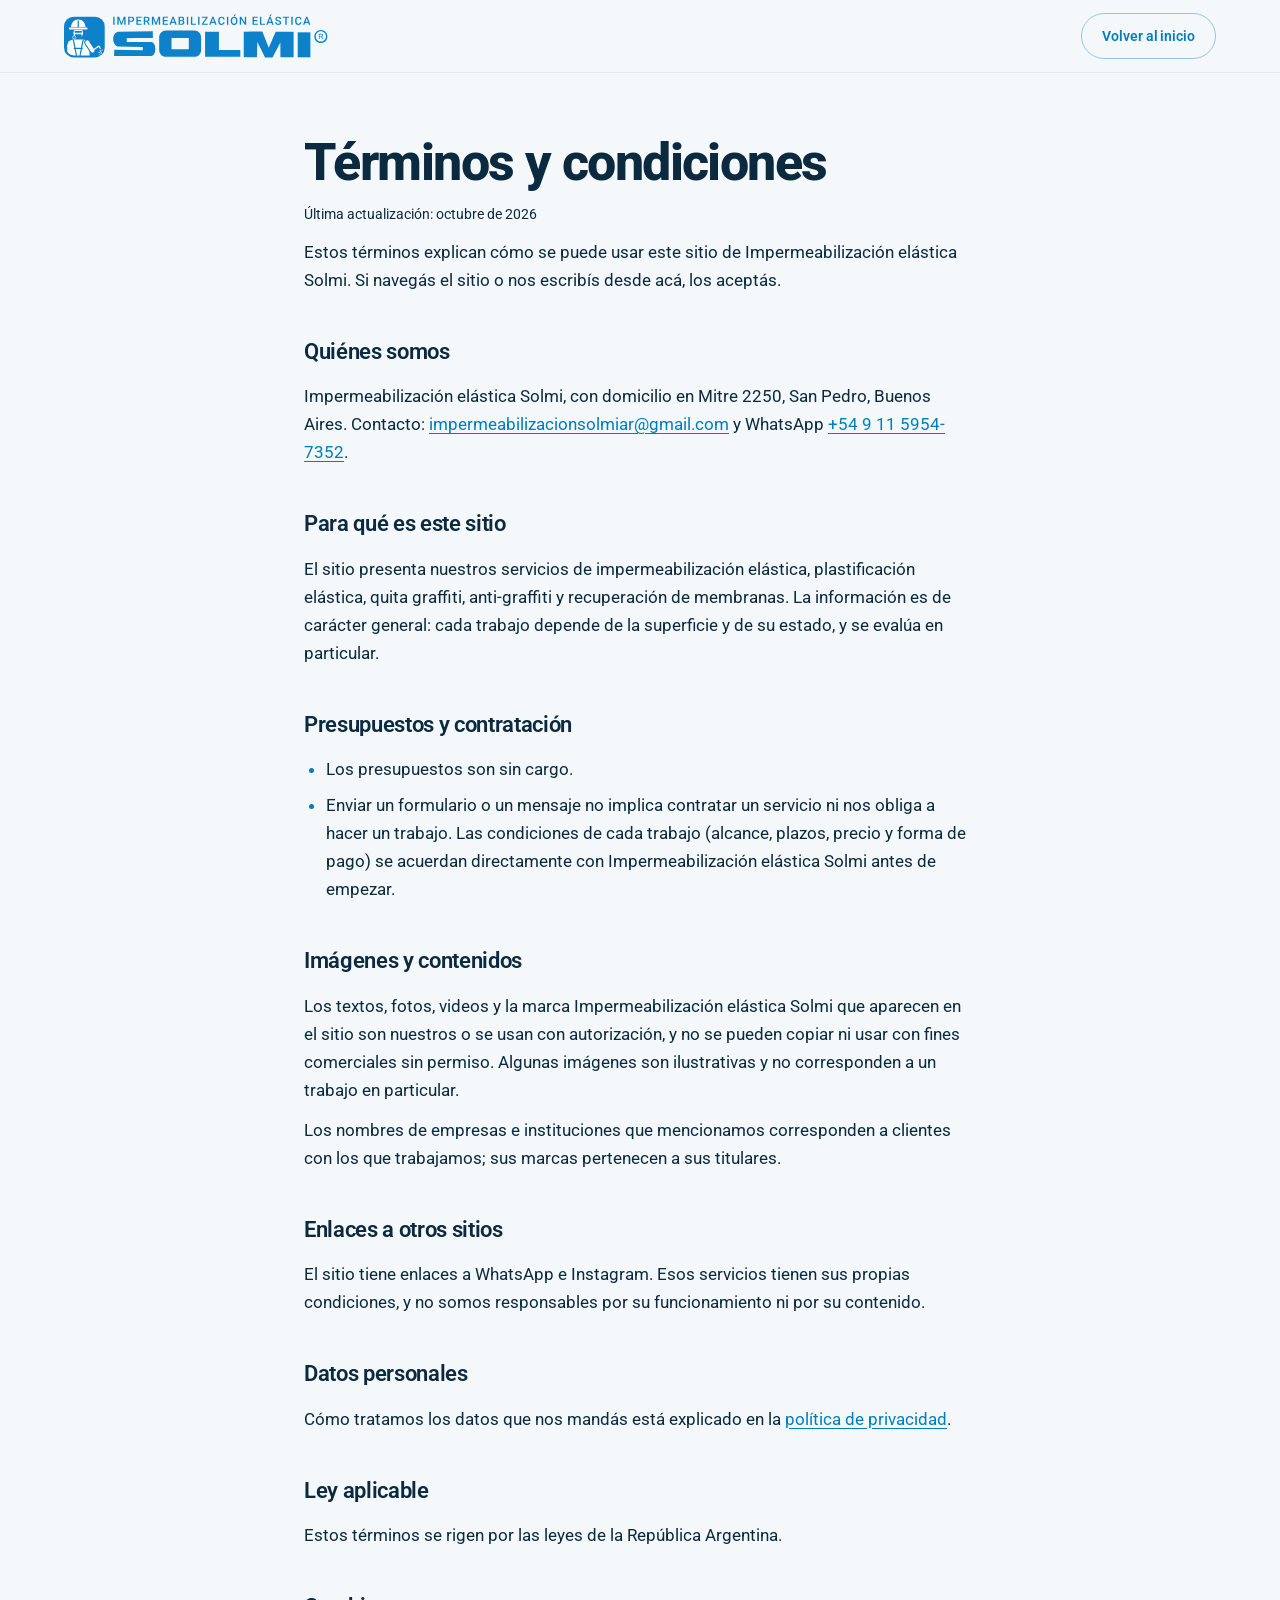
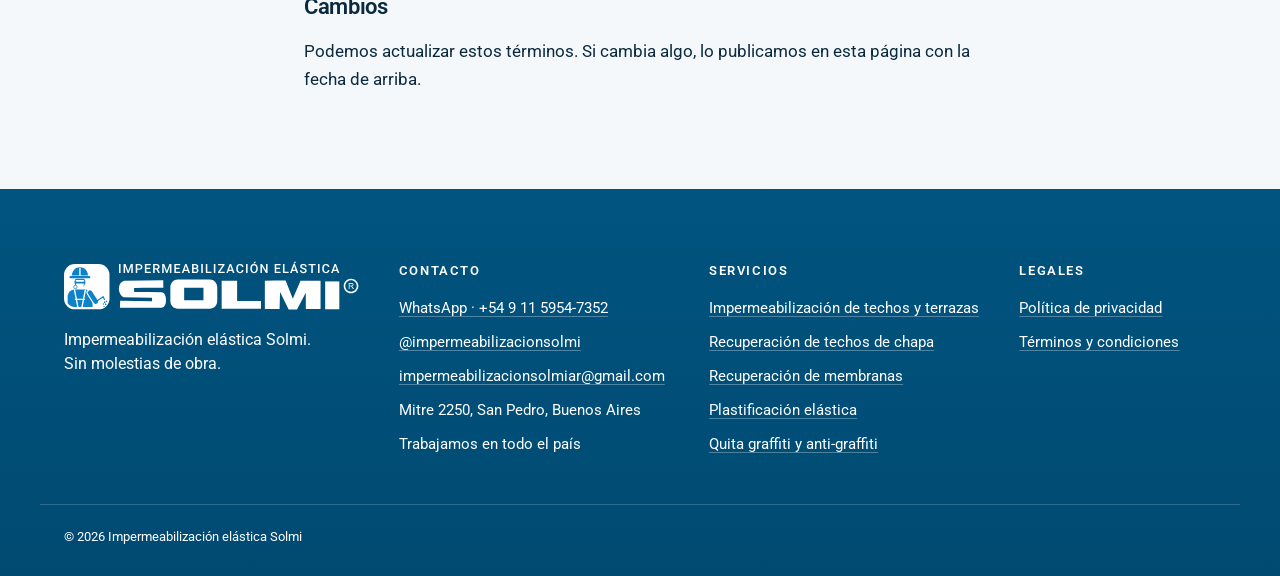
<file: terminos-y-condiciones/index.html>
<!DOCTYPE html>
<html lang="es">
<head>
    <meta charset="UTF-8">
    <meta name="viewport" content="width=device-width, initial-scale=1.0">
    <link rel="canonical" href="https://xn--impermeabilizacinelsticasolmi-ync86c.com.ar/terminos-y-condiciones/">
    <!-- Google Analytics (cuenta de Impermeabilización elástica Solmi) -->
    <script async src="https://www.googletagmanager.com/gtm.js?id=G-W3YY8VCQ1C"></script>
    <script>
      window.dataLayer = window.dataLayer || [];
      function gtag(){dataLayer.push(arguments);}
      gtag('js', new Date());
    </script>
    <script src="../analytics.js" defer></script>
    <title>Términos y condiciones · Impermeabilización elástica Solmi</title>
    <meta name="theme-color" content="#007DBC">
    <link rel="icon" href="../assets/img/favicon.svg" type="image/svg+xml">
    <link rel="apple-touch-icon" href="../assets/img/apple-touch-icon.png">
    <link rel="stylesheet" href="../index.css?v=20261108">
    <style>
        .legal-nav { position: sticky; top: 0; z-index: 10; background: rgba(245, 248, 251, 0.92); backdrop-filter: blur(14px); -webkit-backdrop-filter: blur(14px); box-shadow: 0 1px 0 rgba(11, 42, 63, 0.08); }
        .legal-nav .container { display: flex; align-items: center; justify-content: space-between; height: 72px; }
        .legal-nav img { height: 44px; width: auto; }
        .legal { background: var(--blanco); padding: 64px 0 96px; }
        .legal-body { max-width: 720px; color: var(--tinta); font-size: 17px; line-height: 1.65; }
        .legal-body h1 { font-size: clamp(34px, 4.4vw, 52px); font-weight: 800; letter-spacing: -0.03em; line-height: 1.05; color: var(--tinta); }
        .legal-fecha { margin-top: 10px; font-size: 14px; color: var(--tinta); }
        .legal-body h2 { margin-top: 40px; font-size: 22px; font-weight: 600; letter-spacing: -0.015em; color: var(--tinta); }
        .legal-body p, .legal-body ul { margin-top: 12px; }
        .legal-body ul { padding-left: 22px; display: grid; gap: 8px; list-style: disc; }
        .legal-body li::marker { color: var(--azul); }
        .legal-body a { color: var(--azul); text-decoration: underline; text-underline-offset: 3px; }
        @media (max-width: 860px) { .legal-nav .container { height: 64px; } .legal-nav img { height: 36px; } .legal { padding: 40px 0 72px; } .legal-body { font-size: 16px; } }
    </style>
</head>
<body>
    <header class="legal-nav">
        <div class="container">
            <a href="../" aria-label="Volver al inicio"><img src="../assets/img/logo-solmi-sello.svg" alt="Impermeabilización elástica Solmi" width="930" height="155"></a>
            <a href="../" class="btn btn-sm btn-line">Volver al inicio</a>
        </div>
    </header>
    <main class="legal">
        <div class="container legal-body">

<h1>Términos y condiciones</h1>
<p class="legal-fecha">Última actualización: octubre de 2026</p>
<p>Estos términos explican cómo se puede usar este sitio de Impermeabilización elástica Solmi. Si navegás el sitio o nos escribís desde acá, los aceptás.</p>

<h2>Quiénes somos</h2>
<p>Impermeabilización elástica Solmi, con domicilio en Mitre 2250, San Pedro, Buenos Aires. Contacto: <a href="mailto:impermeabilizacionsolmiar@gmail.com">impermeabilizacionsolmiar@gmail.com</a> y WhatsApp <a href="https://wa.me/5491159547352?text=Hola%2C%20vengo%20de%20la%20web%20de%20Impermeabilizaci%C3%B3n%20el%C3%A1stica%20Solmi." target="_blank" rel="noopener">+54 9 11 5954-7352</a>.</p>

<h2>Para qué es este sitio</h2>
<p>El sitio presenta nuestros servicios de impermeabilización elástica, plastificación elástica, quita graffiti, anti-graffiti y recuperación de membranas. La información es de carácter general: cada trabajo depende de la superficie y de su estado, y se evalúa en particular.</p>

<h2>Presupuestos y contratación</h2>
<ul>
    <li>Los presupuestos son sin cargo.</li>
    <li>Enviar un formulario o un mensaje no implica contratar un servicio ni nos obliga a hacer un trabajo. Las condiciones de cada trabajo (alcance, plazos, precio y forma de pago) se acuerdan directamente con Impermeabilización elástica Solmi antes de empezar.</li>
</ul>

<h2>Imágenes y contenidos</h2>
<p>Los textos, fotos, videos y la marca Impermeabilización elástica Solmi que aparecen en el sitio son nuestros o se usan con autorización, y no se pueden copiar ni usar con fines comerciales sin permiso. Algunas imágenes son ilustrativas y no corresponden a un trabajo en particular.</p>
<p>Los nombres de empresas e instituciones que mencionamos corresponden a clientes con los que trabajamos; sus marcas pertenecen a sus titulares.</p>

<h2>Enlaces a otros sitios</h2>
<p>El sitio tiene enlaces a WhatsApp e Instagram. Esos servicios tienen sus propias condiciones, y no somos responsables por su funcionamiento ni por su contenido.</p>

<h2>Datos personales</h2>
<p>Cómo tratamos los datos que nos mandás está explicado en la <a href="../politica-de-privacidad/">política de privacidad</a>.</p>

<h2>Ley aplicable</h2>
<p>Estos términos se rigen por las leyes de la República Argentina.</p>

<h2>Cambios</h2>
<p>Podemos actualizar estos términos. Si cambia algo, lo publicamos en esta página con la fecha de arriba.</p>

        </div>
    </main>
    <!-- PIE -->
    <footer class="foot">
        <div class="container foot-grid">
            <div class="foot-brand">
                <img src="../assets/img/logo-solmi-sello-blanco.svg" alt="Impermeabilización elástica Solmi" width="930" height="155">
                <p>Impermeabilización elástica Solmi.<br>Sin molestias de obra.</p>
            </div>
            <div>
                <h3>Contacto</h3>
                <ul>
                    <li><a href="https://wa.me/5491159547352?text=Hola%2C%20vengo%20de%20la%20web%20de%20Impermeabilizaci%C3%B3n%20el%C3%A1stica%20Solmi." target="_blank" rel="noopener">WhatsApp · +54 9 11 5954-7352</a></li>
                    <li><a href="https://www.instagram.com/impermeabilizacionsolmi/" target="_blank" rel="noopener">@impermeabilizacionsolmi</a></li>
                    <li><a href="mailto:impermeabilizacionsolmiar@gmail.com">impermeabilizacionsolmiar@gmail.com</a></li>
                    <li>Mitre 2250, San Pedro, Buenos Aires</li>
                    <li>Trabajamos en todo el país</li>
                </ul>
            </div>
            <div>
                <h3>Servicios</h3>
                <ul>
                    <li><a href="../impermeabilizacion-de-techos-y-terrazas/">Impermeabilización de techos y terrazas</a></li>
                    <li><a href="../recuperacion-de-techos-de-chapa/">Recuperación de techos de chapa</a></li>
                    <li><a href="../recuperacion-de-membranas/">Recuperación de membranas</a></li>
                    <li><a href="../plastificacion-de-pisos-y-piletas/">Plastificación elástica</a></li>
                    <li><a href="../quita-graffiti-y-anti-graffiti/">Quita graffiti y anti-graffiti</a></li>
                </ul>
            </div>
            <div>
                <h3>Legales</h3>
                <ul>
                    <li><a href="../politica-de-privacidad/">Política de privacidad</a></li>
                    <li><a href="../terminos-y-condiciones/">Términos y condiciones</a></li>
                </ul>
            </div>
        </div>
        <div class="container foot-bottom">© 2026 Impermeabilización elástica Solmi</div>
    </footer>
</body>
</html>
</file>
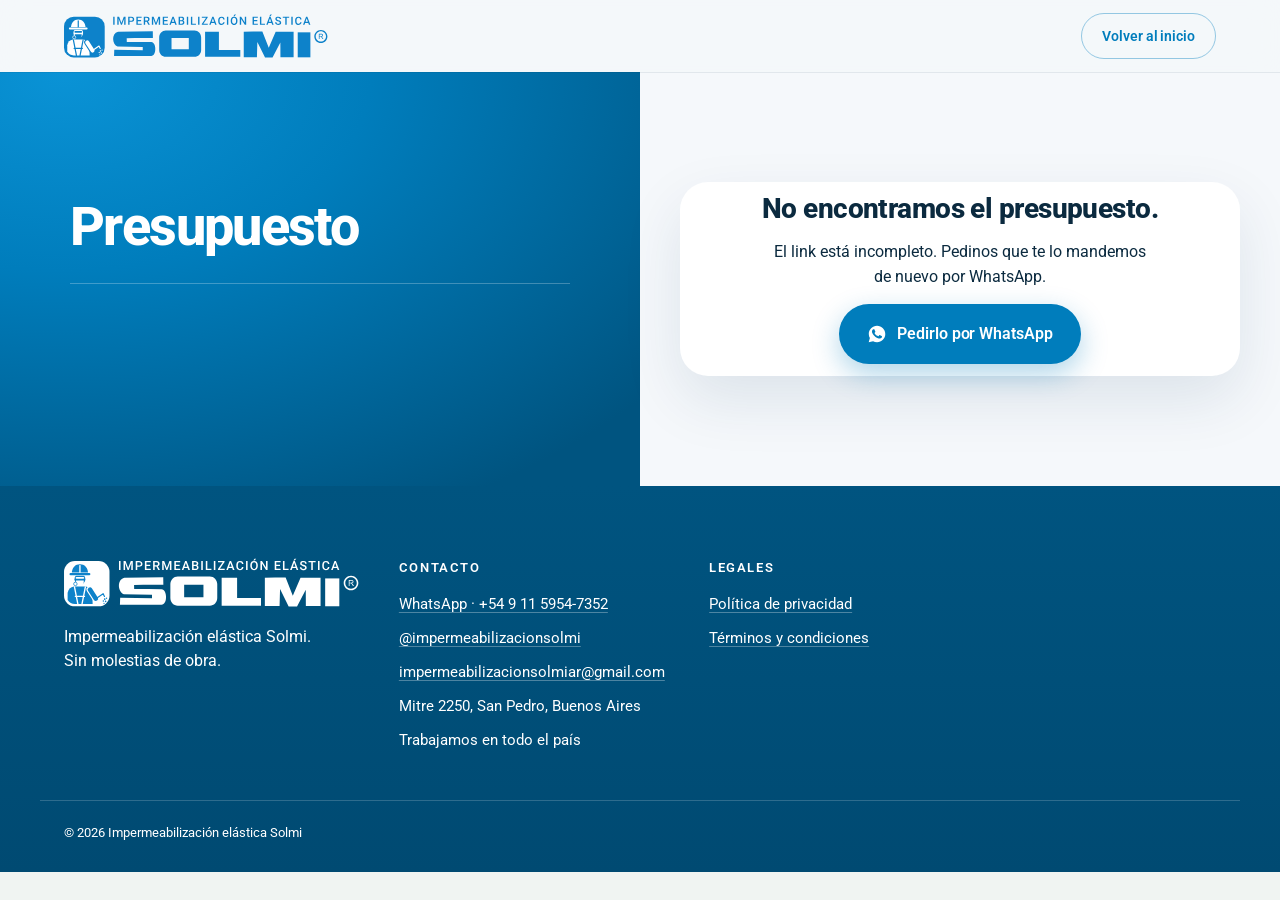
<file: presupuesto/ver/index.html>
<!DOCTYPE html>
<html lang="es">
<head>
    <meta charset="UTF-8">
    <meta name="viewport" content="width=device-width, initial-scale=1.0">
    <!-- Google Analytics (cuenta de Impermeabilización elástica Solmi) -->
    <script async src="https://www.googletagmanager.com/gtm.js?id=G-W3YY8VCQ1C"></script>
    <script>
      window.dataLayer = window.dataLayer || [];
      function gtag(){dataLayer.push(arguments);}
      gtag('js', new Date());
    </script>
    <script src="../../analytics.js" defer></script>
    <title>Tu presupuesto · Impermeabilización elástica Solmi</title>
    <meta name="description" content="Tu presupuesto de Impermeabilización elástica Solmi: elegí la opción y aceptalo desde el celular.">
    <meta name="robots" content="noindex">
    <meta name="theme-color" content="#007DBC">
    <link rel="icon" href="../../assets/img/favicon.svg" type="image/svg+xml">
    <link rel="apple-touch-icon" href="../../assets/img/apple-touch-icon.png">
    <link rel="stylesheet" href="../../index.css?v=20261019">
    <style>
.legal-nav { position: sticky; top: 0; z-index: 10; background: rgba(245, 248, 251, 0.92); backdrop-filter: blur(14px); -webkit-backdrop-filter: blur(14px); box-shadow: 0 1px 0 rgba(11, 42, 63, 0.08); }
        .legal-nav .container { display: flex; align-items: center; justify-content: space-between; height: 72px; }
        .legal-nav img { height: 44px; width: auto; }
        @media (max-width: 860px) { .legal-nav .container { height: 64px; } .legal-nav img { height: 36px; } }

        .pz [hidden] { display: none !important; }  /* .ca-form y .pz-hecho son grid y le pisan el hidden */
        .pz { background: var(--blanco); }
        .pz .ca-left h1 { font-size: clamp(36px, 4.2vw, 56px); font-weight: 800; line-height: 1.02; letter-spacing: -0.03em; text-wrap: balance; }
        .pz .ca-left .lema { margin-top: 14px; font-weight: 600; }
        .pz-pasos { margin-top: 36px; display: grid; gap: 14px; counter-reset: paso; }
        .pz-pasos li { display: grid; grid-template-columns: 36px minmax(0, 1fr); gap: 14px; align-items: start; font-size: 16px; line-height: 1.45; counter-increment: paso; }
        .pz-pasos li::before { content: counter(paso); width: 36px; height: 36px; border-radius: 50%; background: var(--white); color: var(--azul); font-weight: 800; display: grid; place-items: center; }
        .pz-pasos b { display: block; font-weight: 600; }
        .pz-form fieldset { border: 0; display: grid; gap: 10px; min-width: 0; }
        .pz-form legend { font-size: 14px; font-weight: 600; color: var(--tinta); margin-bottom: 10px; }
        .opc { display: flex; flex-wrap: wrap; gap: 8px; }
        .opc label { position: relative; }
        .opc input { position: absolute; opacity: 0; width: 1px; height: 1px; }
        .opc span { display: inline-flex; align-items: center; min-height: 44px; padding: 10px 16px; border-radius: 999px; border: 1.5px solid #D5E0EA; background: var(--white); font-size: 15px; color: var(--tinta); cursor: pointer; transition: border-color 0.2s, background-color 0.2s, color 0.2s; }
        .opc span:hover { border-color: var(--azul); }
        .opc input:checked + span { background: var(--azul); border-color: var(--azul); color: var(--white); font-weight: 600; }
        .opc input:focus-visible + span { box-shadow: 0 0 0 4px rgba(0, 125, 188, 0.25); }
        .pz-m2 { display: flex; gap: 10px; align-items: center; }
        .pz-m2 input[type=number] { flex: 1; min-width: 0; }
        .pz-nose { display: flex; gap: 8px; align-items: center; font-size: 14px; white-space: nowrap; min-height: 44px; }
        .pz-nose input { width: 20px; height: 20px; accent-color: var(--azul); }
        .cf-group select { padding: 15px 16px; border-radius: 14px; border: 1.5px solid #D5E0EA; background: var(--white); font: 400 16px/1.4 "Roboto", system-ui, sans-serif; color: var(--tinta); }
        .pz-error { font-size: 14px; color: #B33A0B; font-weight: 600; }
        .pz-hecho { text-align: center; display: grid; gap: 14px; justify-items: center; padding-block: 12px; }
        .pz-hecho .ok { width: 64px; height: 64px; border-radius: 50%; background: var(--azul); color: var(--white); display: grid; place-items: center; font-size: 30px; font-weight: 800; animation: pzOk 0.6s var(--ease) both; }
        .pz-hecho h2 { font-size: 28px; font-weight: 800; letter-spacing: -0.02em; line-height: 1.1; }
        .pz-hecho p { font-size: 16px; max-width: 42ch; }
        .pz-link { background: none; border: 0; font: 600 15px "Roboto", system-ui, sans-serif; color: var(--azul); text-decoration: underline; text-underline-offset: 3px; cursor: pointer; padding: 8px; }
        @keyframes pzOk { from { transform: scale(0.6); opacity: 0; } to { transform: none; opacity: 1; } }
        @media (prefers-reduced-motion: reduce) { .pz-hecho .ok { animation: none; } }
        @media (max-width: 560px) { .ca-form .row2 { grid-template-columns: 1fr; } }

        .pv-n { font-size: 14px; font-weight: 600; letter-spacing: 0.04em; color: var(--white); opacity: 0.9; }
        .pv-datos { margin-top: 28px; display: grid; gap: 0; border-top: 1px solid rgba(255, 255, 255, 0.25); }
        .pv-datos div { display: grid; grid-template-columns: 110px minmax(0, 1fr); gap: 12px; padding: 12px 0; border-bottom: 1px solid rgba(255, 255, 255, 0.25); font-size: 16px; }
        .pv-datos dt { font-weight: 600; }
        .pv-cond { margin-top: 28px; display: grid; gap: 8px; font-size: 15.5px; line-height: 1.45; }
        .pv-cond li { display: grid; grid-template-columns: 18px minmax(0, 1fr); gap: 10px; }
        .pv-cond li::before { content: "✓"; font-weight: 800; }
        .pv-op { display: flex; gap: 14px; align-items: flex-start; border: 1.5px solid #D5E0EA; border-radius: 18px; padding: 18px; cursor: pointer; background: var(--white); transition: border-color 0.2s, background-color 0.2s, box-shadow 0.2s; }
        .pv-op:hover { border-color: var(--azul); }
        .pv-op input { width: 22px; height: 22px; margin-top: 3px; accent-color: var(--azul); flex: none; }
        .pv-op:has(input:checked) { border-color: var(--azul); background: #EEF6FC; box-shadow: 0 10px 24px -14px rgba(0, 84, 128, 0.5); }
        .pv-op .t { display: block; font-size: 13px; font-weight: 600; letter-spacing: 0.04em; text-transform: uppercase; color: var(--azul); }
        .pv-op .d { display: block; font-size: 16px; margin-top: 2px; }
        .pv-op .m { margin-left: auto; font-size: 22px; font-weight: 800; letter-spacing: -0.02em; font-variant-numeric: tabular-nums; white-space: nowrap; }
        .pv-aviso { border-radius: 14px; padding: 14px 16px; background: #FFF4E5; color: #6B3A00; font-size: 15px; }
        .pv-iva { font-size: 14px; }
        @media (max-width: 560px) { .pv-op { flex-wrap: wrap; } .pv-op .m { margin-left: 36px; } .pv-datos div { grid-template-columns: 90px minmax(0, 1fr); } }
    </style>
</head>
<body>
    <header class="legal-nav">
        <div class="container">
            <a href="../../" aria-label="Volver al inicio"><img src="../../assets/img/logo-solmi-sello.svg" alt="Impermeabilización elástica Solmi" width="930" height="155"></a>
            <a href="../../" class="btn btn-sm btn-line">Volver al inicio</a>
        </div>
    </header>
    <main class="pz">
        <section class="ca">
            <div class="ca-left">
                <div class="ca-left-in" id="resumen">
                    <p class="pv-n" id="v-n"></p>
                    <h1 id="v-hola">Tu presupuesto</h1>
                    <dl class="pv-datos" id="v-datos"></dl>
                    <ul class="pv-cond" id="v-cond"></ul>
                </div>
            </div>
            <div class="ca-right">
                <form class="ca-form" id="aceptar" hidden novalidate>
                    <fieldset style="border:0;display:grid;gap:12px;min-width:0">
                        <legend style="font-size:22px;font-weight:800;letter-spacing:-0.02em;margin-bottom:14px" id="v-leg">Elegí la opción que prefieras</legend>
                        <div id="v-ops" style="display:grid;gap:12px"></div>
                    </fieldset>
                    <p class="pv-iva" id="v-iva"></p>
                    <div class="pv-aviso" id="v-vencido" hidden></div>
                    <div class="cf-group" id="v-firma-g"><label for="v-firma">Escribí tu nombre y apellido para aceptarlo</label><input id="v-firma" name="firma" autocomplete="name" required></div>
                    <p class="pz-error" id="v-error" role="alert" hidden></p>
                    <button class="btn btn-main cf-submit" type="submit" id="v-btn"><span>Acepto el presupuesto</span></button>
                    <a class="btn btn-line" id="v-plan-b" href="#" target="_blank" rel="noopener" hidden><svg class="wa-ico" viewBox="0 0 24 24" aria-hidden="true"><path d="M12.04 2C6.58 2 2.13 6.45 2.13 11.91c0 1.75.46 3.45 1.32 4.95L2.05 22l5.25-1.38c1.45.79 3.08 1.21 4.74 1.21 5.46 0 9.91-4.45 9.91-9.91S17.5 2 12.04 2Zm5.8 14.03c-.25.69-1.44 1.32-2 1.4-.51.08-1.16.11-1.87-.12-.43-.14-.99-.32-1.7-.63-2.98-1.29-4.93-4.29-5.08-4.49-.15-.2-1.21-1.61-1.21-3.07 0-1.46.77-2.18 1.04-2.48.27-.3.6-.37.79-.37h.57c.18 0 .43-.07.67.51.25.6.84 2.06.92 2.21.07.15.12.32.02.52-.1.2-.15.32-.3.5-.15.17-.31.39-.45.52-.15.15-.3.31-.13.61.17.3.77 1.27 1.66 2.06 1.13 1.01 2.09 1.32 2.39 1.47.3.15.47.12.64-.07.17-.2.74-.87.94-1.16.2-.3.4-.25.67-.15.27.1 1.73.82 2.03.97.3.15.5.22.57.35.07.12.07.72-.17 1.41Z"/></svg>Mandarlo por WhatsApp</a>
                    <p class="cf-note" id="v-nota">Nos llega tu aceptación y te escribimos por WhatsApp para coordinar la seña y la fecha. ¿Dudas? <a id="v-dudas" href="#" target="_blank" rel="noopener" style="color:var(--azul);text-decoration:underline;text-underline-offset:3px">Escribinos</a>.</p>
                </form>
                <div class="ca-form pz-hecho" id="hecho" hidden tabindex="-1">
                    <span class="ok" aria-hidden="true">✓</span>
                    <h2 id="h-tit">¡Gracias!</h2>
                    <p id="h-txt">Recibimos tu aceptación. Te escribimos por WhatsApp para coordinar la seña y la fecha.</p>
                </div>
                <div class="ca-form pz-hecho" id="vacio" hidden>
                    <h2>No encontramos el presupuesto.</h2>
                    <p>El link está incompleto. Pedinos que te lo mandemos de nuevo por WhatsApp.</p>
                    <a class="btn btn-main" href="https://wa.me/5491159547352?text=Hola%2C%20el%20link%20del%20presupuesto%20de%20Impermeabilizaci%C3%B3n%20el%C3%A1stica%20Solmi%20no%20me%20abre.%20%C2%BFMe%20lo%20pueden%20mandar%20de%20nuevo%3F" target="_blank" rel="noopener"><svg class="wa-ico" viewBox="0 0 24 24" aria-hidden="true"><path d="M12.04 2C6.58 2 2.13 6.45 2.13 11.91c0 1.75.46 3.45 1.32 4.95L2.05 22l5.25-1.38c1.45.79 3.08 1.21 4.74 1.21 5.46 0 9.91-4.45 9.91-9.91S17.5 2 12.04 2Zm5.8 14.03c-.25.69-1.44 1.32-2 1.4-.51.08-1.16.11-1.87-.12-.43-.14-.99-.32-1.7-.63-2.98-1.29-4.93-4.29-5.08-4.49-.15-.2-1.21-1.61-1.21-3.07 0-1.46.77-2.18 1.04-2.48.27-.3.6-.37.79-.37h.57c.18 0 .43-.07.67.51.25.6.84 2.06.92 2.21.07.15.12.32.02.52-.1.2-.15.32-.3.5-.15.17-.31.39-.45.52-.15.15-.3.31-.13.61.17.3.77 1.27 1.66 2.06 1.13 1.01 2.09 1.32 2.39 1.47.3.15.47.12.64-.07.17-.2.74-.87.94-1.16.2-.3.4-.25.67-.15.27.1 1.73.82 2.03.97.3.15.5.22.57.35.07.12.07.72-.17 1.41Z"/></svg>Pedirlo por WhatsApp</a>
                </div>
            </div>
        </section>
    </main>
    <!-- PIE -->
    <footer class="foot">
        <div class="container foot-grid">
            <div class="foot-brand">
                <img src="../../assets/img/logo-solmi-sello-blanco.svg" alt="Impermeabilización elástica Solmi" width="930" height="155">
                <p>Impermeabilización elástica Solmi.<br>Sin molestias de obra.</p>
            </div>
            <div>
                <h3>Contacto</h3>
                <ul>
                    <li><a href="https://wa.me/5491159547352?text=Hola%2C%20vengo%20de%20la%20web%20de%20Impermeabilizaci%C3%B3n%20el%C3%A1stica%20Solmi." target="_blank" rel="noopener">WhatsApp · +54 9 11 5954-7352</a></li>
                    <li><a href="https://www.instagram.com/impermeabilizacionsolmi/" target="_blank" rel="noopener">@impermeabilizacionsolmi</a></li>
                    <li><a href="mailto:impermeabilizacionsolmiar@gmail.com">impermeabilizacionsolmiar@gmail.com</a></li>
                    <li>Mitre 2250, San Pedro, Buenos Aires</li>
                    <li>Trabajamos en todo el país</li>
                </ul>
            </div>
            <div>
                <h3>Legales</h3>
                <ul>
                    <li><a href="../../politica-de-privacidad/">Política de privacidad</a></li>
                    <li><a href="../../terminos-y-condiciones/">Términos y condiciones</a></li>
                </ul>
            </div>
        </div>
        <div class="container foot-bottom">© 2026 Impermeabilización elástica Solmi</div>
    </footer>
    <script>
        (function () {
            const WA = 'https://wa.me/5491159547352?text=', $ = (id) => document.getElementById(id);
            const plata = (n) => new Intl.NumberFormat('es-AR', { style: 'currency', currency: 'ARS', maximumFractionDigits: 0 }).format(Math.round(n || 0));
            const fecha = (d) => d.toLocaleDateString('es-AR', { day: 'numeric', month: 'long', year: 'numeric' });
            const txt = (s) => String(s == null ? '' : s);
            let p = null;
            try {
                const b = location.hash.slice(1).replace(/-/g, '+').replace(/_/g, '/');
                p = JSON.parse(decodeURIComponent(escape(atob(b + '==='.slice((b.length + 3) % 4)))));
                if (!p || !Array.isArray(p.ops) || !p.ops.length) p = null;
            } catch (e) { p = null; }
            if (!p) { $('vacio').hidden = false; $('v-hola').textContent = 'Presupuesto'; return; }

            document.title = `Presupuesto Nº ${txt(p.n)} · Impermeabilización elástica Solmi`;
            const emitido = p.f ? new Date(p.f + 'T12:00:00') : null;
            const vence = emitido && p.val ? new Date(emitido.getTime() + p.val * 86400000) : null;
            const vencido = vence && Date.now() > vence.getTime() + 86400000;
            $('v-n').textContent = `Presupuesto Nº ${txt(p.n)}` + (emitido ? ` · ${emitido.toLocaleDateString('es-AR')}` : '');
            $('v-hola').textContent = p.c ? `Hola ${txt(p.c).split(' ')[0]}, este es tu presupuesto.` : 'Este es tu presupuesto.';
            const datos = [['Trabajo', p.tr], ['Lugar', p.lug], ['Domicilio', [p.dom, p.loc].filter(Boolean).join(', ')]].filter((x) => x[1]);
            $('v-datos').innerHTML = '';
            datos.forEach(([k, v]) => { const d = document.createElement('div'); d.innerHTML = '<dt></dt><dd></dd>'; d.children[0].textContent = k; d.children[1].textContent = v; $('v-datos').appendChild(d); });
            const cond = ['Sin molestias de obra.'];
            if (p.sena) cond.push(`Seña del ${p.sena} % para confirmar y el saldo al terminar.`);
            if (vence) cond.push(`Válido hasta el ${fecha(vence)}.`);
            cond.forEach((c) => { const li = document.createElement('li'); li.textContent = c; $('v-cond').appendChild(li); });
            $('v-iva').textContent = p.iva ? 'Precios con IVA incluido.' : 'Precios sin IVA.';

            const una = p.ops.length === 1;
            $('v-leg').textContent = una ? 'El trabajo' : 'Elegí la opción que prefieras';
            p.ops.forEach((op, i) => {
                const l = document.createElement('label'); l.className = 'pv-op';
                l.innerHTML = '<input type="radio" name="op"><span><span class="t"></span><span class="d"></span></span><span class="m"></span>';
                const r = l.querySelector('input'); r.value = i; if (i === 0) r.checked = true;
                l.querySelector('.t').textContent = una ? 'Total' : `Opción ${i + 1}` + (i === 0 ? ' · la que recomendamos' : '');
                l.querySelector('.d').textContent = txt(op.d);
                l.querySelector('.m').textContent = plata(op.t);
                $('v-ops').appendChild(l);
            });
            $('v-dudas').href = WA + encodeURIComponent(`Hola, tengo una duda sobre el presupuesto Nº ${txt(p.n)} de Impermeabilización elástica Solmi.`);
            $('aceptar').hidden = false;

            if (vencido) {
                $('v-vencido').hidden = false;
                $('v-vencido').textContent = `Este presupuesto venció el ${fecha(vence)}. Pedinos que lo actualicemos y te lo mandamos de nuevo.`;
                $('v-firma-g').hidden = true;
                $('v-btn').querySelector('span').textContent = 'Pedir que lo actualicen';
                $('v-nota').hidden = true;
            }
            $('aceptar').addEventListener('submit', async (e) => {
                e.preventDefault();
                const i = +(new FormData($('aceptar')).get('op') || 0), op = p.ops[i];
                let msj;
                if (vencido) {
                    msj = `Hola, el presupuesto Nº ${txt(p.n)} de Impermeabilización elástica Solmi venció. ¿Me lo pueden actualizar?`;
                } else {
                    const firma = $('v-firma').value.trim();
                    if (!firma) { $('v-error').textContent = 'Escribí tu nombre y apellido para aceptarlo.'; $('v-error').hidden = false; $('v-firma').focus(); return; }
                    $('v-error').hidden = true;
                    msj = `Hola, acepto el presupuesto Nº ${txt(p.n)} de Impermeabilización elástica Solmi` + (una ? '' : `, opción ${i + 1}`) + `: ${txt(op.d)}, ${plata(op.t)}.\nNombre: ${firma}\n\n¿Cómo seguimos con la seña y la fecha?`;
                    $('h-tit').textContent = `¡Gracias, ${firma.split(' ')[0]}!`;
                }
                if (vencido) { $('h-tit').textContent = 'Listo'; $('h-txt').textContent = 'Recibimos tu pedido. Te escribimos por WhatsApp con el presupuesto actualizado.'; }
                const firma = $('v-firma').value.trim(), btn = $('v-btn'), lbl = btn.querySelector('span'), antes = lbl.textContent;
                const datos = { 'Presupuesto': `Nº ${txt(p.n)}`, 'Cliente': txt(p.c), 'Domicilio': [p.dom, p.loc].filter(Boolean).join(', '), 'Trabajo': txt(p.tr),
                    'Pedido': vencido ? 'Venció: pide que se lo actualicen' : (una ? 'Acepta' : `Acepta la opción ${i + 1}`), 'Detalle': `${txt(op.d)} · ${plata(op.t)}` };
                if (!vencido) datos['Firma'] = firma;
                btn.disabled = true; lbl.textContent = 'Enviando…'; $('v-plan-b').hidden = true;
                try {
                    const res = await fetch('https://formsubmit.co/ajax/impermeabilizacionsolmiar@gmail.com', { method: 'POST', headers: { 'Content-Type': 'application/json', 'Accept': 'application/json' },
                        body: JSON.stringify(Object.assign({ _subject: (vencido ? 'Pide actualizar' : 'Presupuesto aceptado') + ` · Nº ${txt(p.n)} · ${txt(p.c)}`, _template: 'table', _captcha: 'false' }, datos)) });
                    const j = await res.json().catch(() => ({}));
                    if (!res.ok || String(j.success) !== 'true') throw new Error('error');
                    $('aceptar').hidden = true; $('hecho').hidden = false; $('hecho').focus();
                } catch (x) {
                    $('v-error').textContent = 'No se pudo enviar. Mandanos la respuesta por WhatsApp: ya va con todos los datos.'; $('v-error').hidden = false;
                    $('v-plan-b').href = WA + encodeURIComponent(msj); $('v-plan-b').hidden = false;
                } finally { btn.disabled = false; lbl.textContent = antes; }
            });
        })();
    </script>
</body>
</html>
</file>
<file: index.css>
/* ============================================================
   SOLMI IMPERMEABILIZANTE — Diseño Premium
   ============================================================ */

@font-face {
    font-family: "Roboto";
    src: url("./assets/fonts/roboto-latin-var.woff2") format("woff2");
    font-weight: 100 900;
    font-display: swap;
}

:root {
    /* Marca Solmi (mismos valores que el video de lanzamiento) */
    --azul: #007DBC;
    --azul-oscuro: #005480;
    --azul-hondo: #004A72;
    --tinta: #0B2A3F;
    --tinta-suave: #3D5568;
    --blanco: #F5F8FB;
    --blanco-2: #E3ECF4;
    --celeste: #8CCBEB;

    --ink: #0a1c24;
    --ink-2: #102832;
    --ink-3: #173743;
    --paper: #f0f4f2;
    --paper-2: #e2e8e5;
    --white: #ffffff;
    
    /* Azul corporativo Solmi */
    --accent: #0078C8;
    --accent-dark: #005a96;
    
    --text: #102129;
    --text-soft: #5c6869;
    --text-inv: #f3f7f5;
    --text-inv-soft: rgba(243, 247, 245, 0.68);

    --line: rgba(10, 28, 36, 0.12);
    --line-inv: rgba(243, 247, 245, 0.14);

    --font-display: "Roboto", system-ui, sans-serif;
    --font-body: "Roboto", system-ui, sans-serif;

    --radius-m: 18px;
    --radius-l: 28px;

    /* Layered shadows (Emil Kowalski style) */
    --shadow-soft: 0 4px 6px rgba(0,0,0,0.02), 0 10px 20px rgba(0,0,0,0.04);
    --shadow-hover: 0 8px 15px rgba(0,0,0,0.04), 0 20px 40px rgba(0,0,0,0.08);
    --shadow-accent: 0 8px 16px rgba(0, 120, 200, 0.25), 0 16px 32px rgba(0, 120, 200, 0.15);
    --shadow-accent-hover: 0 12px 24px rgba(0, 120, 200, 0.35), 0 24px 48px rgba(0, 120, 200, 0.25);

    --nav-h: 80px;
    /* Apple-like spring cubic-bezier */
    --ease: cubic-bezier(0.22, 1, 0.36, 1);
    --ease-spring: cubic-bezier(0.32, 0.72, 0, 1);
}

* { box-sizing: border-box; margin: 0; padding: 0; }
html { scroll-behavior: smooth; overflow-x: clip; }
body {
    font-family: var(--font-body);
    background: var(--paper);
    color: var(--tinta);
    line-height: 1.6;
    overflow-x: hidden;
    -webkit-font-smoothing: antialiased;
    -moz-osx-font-smoothing: grayscale;
}

img { display: block; max-width: 100%; }
a { color: inherit; text-decoration: none; }
ul { list-style: none; }

/* Helpers */
.container {
    width: 100%;
    max-width: 1200px;
    margin: 0 auto;
    padding: 0 24px;
}
.section { padding: 140px 0; }

/* Scroll Reveals (Apple/Emil style fade + transform) */
.reveal {
    opacity: 0;
    transform: translateY(30px) scale(0.98);
    transition: opacity 0.8s var(--ease), transform 0.8s var(--ease);
    will-change: opacity, transform;
}
.reveal.is-revealed {
    opacity: 1;
    transform: translateY(0) scale(1);
}

/* Tipografía */

.lead {
    font-size: 1.15rem;
    color: var(--tinta);
    max-width: 60ch;
    margin-top: 20px;
    letter-spacing: -0.01em;
}

/* Botones con micro-interacciones (Emil Style) */
.btn {
    display: inline-flex;
    align-items: center;
    justify-content: center;
    gap: 10px;
    padding: 17px 28px;
    border-radius: 999px;
    font-family: var(--font-body);
    font-weight: 600;
    font-size: 16px;
    letter-spacing: -0.005em;
    white-space: nowrap;
    transition: transform 0.3s var(--ease), box-shadow 0.3s var(--ease), background-color 0.3s, color 0.3s, border-color 0.3s;
    cursor: pointer;
}
.btn:active {
    transform: scale(0.96) translateY(0);
}
.btn svg { width: 20px; height: 20px; }

/* MENÚ */
.nav {
    position: fixed;
    top: 0; left: 0; right: 0;
    height: var(--nav-h);
    display: flex;
    align-items: center;
    z-index: 100;
    color: var(--tinta);
    transition: background-color 0.4s, box-shadow 0.4s;
}
.nav-container { display: flex; justify-content: space-between; align-items: center; }
.brand { display: flex; align-items: center; }
.nav .logo { height: 44px; width: auto; }  /* logo sello con «Impermeabilización elástica» arriba de SOLMI (2026-10-19) */
.nav-links { display: flex; gap: 32px; align-items: center; font-weight: 400; font-size: 15px; }
.nav-links a:not(.btn) { color: var(--tinta); transition: color 0.2s; }
.nav-links a:not(.btn):hover { color: var(--azul); }
.btn-sm { padding: 11px 20px; font-size: 14px; }
.nav.scrolled {
    background: rgba(245, 248, 251, 0.86);
    backdrop-filter: saturate(160%) blur(16px);
    -webkit-backdrop-filter: saturate(160%) blur(16px);
    box-shadow: 0 1px 0 rgba(11, 42, 63, 0.08);
}
.burger {
    display: none;
    width: 44px; height: 44px;
    border: 0;
    border-radius: 12px;
    background: var(--white);
    color: var(--tinta);
    box-shadow: 0 4px 14px rgba(0, 40, 70, 0.1);
    align-items: center;
    justify-content: center;
    cursor: pointer;
}
.burger svg { width: 22px; height: 22px; }
.burger path { transition: transform 0.3s var(--ease), opacity 0.2s; transform-origin: 12px 12px; }
.menu-open .burger .l1 { transform: translateY(5px) rotate(45deg); }
.menu-open .burger .l2 { opacity: 0; }
.menu-open .burger .l3 { transform: translateY(-5px) rotate(-45deg); }

/* Botones de marca */
.btn-main {
    background: var(--azul);
    color: var(--white);
    box-shadow: 0 10px 28px rgba(0, 125, 188, 0.32);
}
.btn-main:hover { background: var(--azul-oscuro); transform: translateY(-2px); }
.btn-line {
    border: 1.5px solid rgba(0, 125, 188, 0.4);
    color: var(--azul);
}
.btn-line:hover { border-color: var(--azul); background: rgba(0, 125, 188, 0.06); }
.wa-ico { fill: currentColor; }

/* HERO */
.hero {
    position: relative;
    min-height: 100vh;
    min-height: 100svh;
    display: flex;
    align-items: center;
    overflow: hidden;
    background: radial-gradient(120% 90% at 30% 20%, var(--white) 0%, var(--blanco) 55%, var(--blanco-2) 100%);
    color: var(--tinta);
}
.hero-grid {
    display: grid;
    grid-template-columns: 1.05fr 0.95fr;
    align-items: center;
    gap: 24px;
    padding-top: 110px;
    padding-bottom: 48px;
}

.hero h1 {
    font-family: var(--font-display);
    font-size: clamp(40px, 5.6vw, 82px);
    font-weight: 800;
    line-height: 1;
    letter-spacing: -0.035em;
    margin-top: 20px;
    text-wrap: balance;
}
.hero h1 em { font-style: normal; color: var(--azul); }
.hero-sub {
    font-size: clamp(17px, 1.4vw, 20px);
    line-height: 1.55;
    max-width: 44ch;
    margin-top: 24px;
    color: var(--tinta);
}
.hero-sub strong { color: var(--tinta); }
.hero-ctas { display: flex; gap: 14px; margin-top: 34px; flex-wrap: wrap; }
.btn svg { width: 20px; height: 20px; flex: none; }
.hero-facts {
    display: grid;
    grid-template-columns: repeat(3, auto);
    justify-content: start;
    gap: 40px;
    margin-top: 52px;
}
.hero-facts dt { font-size: 30px; font-weight: 800; letter-spacing: -0.03em; line-height: 1; color: var(--tinta); }
.hero-facts dd { font-size: 14px; line-height: 1.35; margin-top: 8px; max-width: 18ch; color: var(--tinta); }

.hero-visual {
    position: relative;
    height: min(78vh, 720px);
    display: flex;
    align-items: flex-end;
    justify-content: center;
}
.hero-circle {
    position: absolute;
    left: 50%;
    bottom: 4%;
    width: min(88%, 560px);
    aspect-ratio: 1;
    border-radius: 50%;
    transform: translateX(-50%);
    background: radial-gradient(circle at 35% 30%, var(--azul) 0%, var(--azul-oscuro) 80%);
}
.hero-circle::after {
    content: "";
    position: absolute;
    inset: -18px;
    border-radius: 50%;
    border: 2px solid rgba(0, 125, 188, 0.18);
}
.hero-visual img {
    position: relative;
    height: 100%;
    width: auto;
    object-fit: contain;
    filter: drop-shadow(0 24px 30px rgba(0, 50, 80, 0.25));
    /* La foto corta en las rodillas: se funde abajo en vez de terminar de golpe */
    -webkit-mask-image: linear-gradient(to bottom, #000 82%, transparent 100%);
    mask-image: linear-gradient(to bottom, #000 82%, transparent 100%);
}
.chip {
    position: absolute;
    z-index: 3;
    display: flex;
    align-items: center;
    gap: 10px;
    padding: 12px 16px;
    border-radius: 16px;
    background: var(--white);
    color: var(--tinta);
    font-size: 14px;
    font-weight: 600;
    white-space: nowrap;
    box-shadow: 0 12px 30px rgba(0, 40, 70, 0.14);
}
.chip i { width: 10px; height: 10px; border-radius: 50%; background: var(--azul); flex: none; }
.chip.c1 { left: 0; top: 30%; }
.chip.c2 { right: 0; top: 64%; }
.chip.c3 { left: 6%; bottom: 14%; }

/* Entrada del hero */
.hero-copy > *, .hero-visual img, .hero-circle, .chip { animation: heroIn 0.9s var(--ease) both; }
.hero-copy > :nth-child(2) { animation-delay: 0.06s; }
.hero-copy > :nth-child(3) { animation-delay: 0.14s; }
.hero-copy > :nth-child(4) { animation-delay: 0.22s; }
.hero-copy > :nth-child(5) { animation-delay: 0.3s; }
.hero-circle { animation-name: circleIn; animation-duration: 1.1s; }
.hero-visual img { animation-delay: 0.12s; }
@media (max-width: 860px) { .hero-visual img { animation-name: heroInCentered; } }
@keyframes heroInCentered { from { opacity: 0; transform: translate(-50%, 18px); } }
.chip.c1 { animation-delay: 0.5s; }
.chip.c2 { animation-delay: 0.62s; }
.chip.c3 { animation-delay: 0.74s; }
@keyframes heroIn { from { opacity: 0; transform: translateY(18px); } }
@keyframes circleIn { from { opacity: 0; transform: translateX(-50%) scale(0.9); } }

@media (max-width: 860px) {
    :root { --nav-h: 68px; }
    .container { padding: 0 20px; }
    .nav .logo { height: 36px; }
    .burger { display: flex; }
    .nav-links {
        position: absolute;
        top: calc(100% + 8px);
        left: 12px; right: 12px;
        flex-direction: column;
        align-items: stretch;
        gap: 4px;
        padding: 12px;
        border-radius: 20px;
        background: var(--white);
        box-shadow: 0 20px 50px rgba(0, 40, 70, 0.18);
        font-size: 17px;
        opacity: 0;
        transform: translateY(-8px);
        pointer-events: none;
        transition: opacity 0.25s var(--ease), transform 0.25s var(--ease);
    }
    .nav-links a:not(.btn) { padding: 14px 12px; border-radius: 12px; color: var(--tinta); }
    .nav-links .btn { margin-top: 6px; padding: 16px; font-size: 16px; }
    .menu-open .nav-links { opacity: 1; transform: none; pointer-events: auto; }

    .hero-grid { grid-template-columns: 1fr; gap: 0; padding-top: 80px; padding-bottom: 32px; }
    .hero-visual { order: -1; height: 242px; margin-bottom: 4px; overflow: hidden; }
    .hero-circle { width: 222px; bottom: 0; }
    /* En el celular, de la cintura para arriba: más grande y con fundido abajo */
    .hero-visual img {
        position: absolute;
        top: 4px;
        left: 50%;
        height: 500px;
        transform: translateX(-50%);
        -webkit-mask-image: linear-gradient(to bottom, #000 78%, transparent 100%);
        mask-image: linear-gradient(to bottom, #000 78%, transparent 100%);
    }
    .chip { font-size: 12px; padding: 9px 12px; gap: 8px; }
    .chip i { width: 8px; height: 8px; }
    .chip.c1 { left: 0; top: 62%; }
    .chip.c2 { right: 0; top: 34%; }
    .chip.c3 { display: none; }

    .hero h1 { font-size: 34px; margin-top: 12px; }
    .hero-sub { font-size: 16px; margin-top: 16px; }
    .hero-ctas { margin-top: 20px; gap: 10px; }
    .hero-ctas .btn { width: 100%; padding: 16px 20px; }
    .hero-facts { grid-template-columns: repeat(3, 1fr); gap: 14px; margin-top: 24px; }
    .hero-facts dt { font-size: 21px; }
    .hero-facts dd { font-size: 12.5px; }
}

@media (prefers-reduced-motion: reduce) {
    .hero-copy > *, .hero-visual img, .hero-circle, .chip { animation: none; }
    html { scroll-behavior: auto; }
}

/* FRANJA */
.marquee {
    background: linear-gradient(90deg, var(--azul) 0%, var(--azul-oscuro) 100%);
    color: var(--white);
    padding: 16px 0;
    overflow: hidden;
    position: relative;
    z-index: 2;
}
.marquee-track {
    display: flex;
    width: max-content;
    animation: scroll 36s linear infinite;
}
.marquee-track span {
    font-weight: 600;
    font-size: 15px;
    text-transform: uppercase;
    letter-spacing: 0.1em;
    padding: 0 28px;
    display: flex;
    align-items: center;
    white-space: nowrap;
}
.marquee-track span::after {
    content: '';
    display: inline-block;
    width: 6px; height: 6px;
    background: var(--celeste);
    border-radius: 50%;
    margin-left: 56px;
}
@keyframes scroll { to { transform: translateX(-50%); } }

/* CÓMO FUNCIONA */
.how { background: var(--white); padding: 120px 0; }
.how-head { max-width: 760px; }
.how-title {
    font-size: clamp(32px, 4vw, 56px);
    font-weight: 800;
    line-height: 1.04;
    letter-spacing: -0.03em;
    margin-top: 18px;
    color: var(--tinta);
    text-wrap: balance;
}
.how-title em { font-style: normal; color: var(--azul); }
.how .lead { color: var(--tinta); }

.how-video {
    position: relative;
    margin-top: 48px;
    border-radius: 28px;
    overflow: hidden;
    background: var(--blanco-2);
    box-shadow: 0 30px 70px rgba(0, 50, 90, 0.16), 0 0 0 1px rgba(11, 42, 63, 0.06);
    aspect-ratio: 16 / 9;
}
.how-video video { display: block; width: 100%; height: 100%; object-fit: cover; }
.how-play {
    position: absolute;
    inset: 0;
    display: flex;
    align-items: flex-end;
    justify-content: flex-start;
    gap: 16px;
    padding: 28px;
    border: 0;
    background: linear-gradient(180deg, rgba(0, 84, 128, 0) 55%, rgba(0, 74, 114, 0.55) 100%);
    color: var(--white);
    font: inherit;
    text-align: left;
    cursor: pointer;
}
.how-play[hidden] { display: none; }
.how-play-btn {
    width: 72px; height: 72px;
    border-radius: 50%;
    display: grid;
    place-items: center;
    background: var(--azul);
    box-shadow: 0 12px 30px rgba(0, 60, 100, 0.35);
    transition: transform 0.3s var(--ease), background-color 0.3s;
}
.how-play-btn svg { width: 28px; height: 28px; fill: var(--white); margin-left: 3px; }
.how-play:hover .how-play-btn { transform: scale(1.06); background: var(--azul-oscuro); }
.how-play:focus-visible .how-play-btn { outline: 3px solid var(--white); outline-offset: 3px; }
.how-play-txt b { display: block; font-size: 20px; font-weight: 600; }
.how-play-txt span { display: block; font-size: 14px; opacity: 1; margin-top: 2px; }

.how-steps {
    list-style: none;
    display: grid;
    grid-template-columns: repeat(3, 1fr);
    gap: 40px;
    margin-top: 56px;
}
.how-steps li { padding-top: 22px; border-top: 2px solid var(--azul); }
.how-num { display: block; font-size: 15px; font-weight: 600; color: var(--tinta); font-variant-numeric: tabular-nums; }
.how-steps b { display: block; margin-top: 10px; font-size: 22px; font-weight: 800; letter-spacing: -0.02em; color: var(--tinta); }
.how-steps p { margin-top: 8px; font-size: 16px; line-height: 1.55; font-weight: 400; color: var(--tinta); max-width: 34ch; }
.how-sin { margin-top: 48px; font-size: 17px; line-height: 1.55; font-weight: 400; color: var(--tinta); }
.how-sin strong { font-weight: 600; }

@media (max-width: 860px) {
    .marquee { padding: 13px 0; }
    .marquee-track span { font-size: 13px; padding: 0 20px; }
    .marquee-track span::after { margin-left: 40px; }
    .how { padding: 80px 0; }
    .how-video { margin-top: 32px; border-radius: 18px; }
    .how-play { padding: 14px; gap: 12px; }
    .how-play-btn { width: 52px; height: 52px; }
    .how-play-btn svg { width: 22px; height: 22px; }
    .how-play-txt b { font-size: 16px; }
    .how-play-txt span { font-size: 12.5px; }
    .how-steps { grid-template-columns: 1fr; gap: 28px; margin-top: 40px; }
    .how-steps li { padding-top: 16px; }
    .how-steps b { font-size: 20px; }
    .how-sin { margin-top: 36px; }
}

@media (prefers-reduced-motion: reduce) {
    .marquee-track { animation: none; }
}

/* QUÉ HACEMOS (como la pág. 2 de la carpeta: azul, filas con nombre y descripción) */
.what {
    background: radial-gradient(110% 120% at 12% 0%, #0A93D6 0%, var(--azul) 40%, var(--azul-oscuro) 100%);
    color: var(--white);
}

.what-head { max-width: 820px; }
.what-title {
    font-size: clamp(32px, 4vw, 56px);
    font-weight: 800;
    line-height: 1.04;
    letter-spacing: -0.03em;
    margin-top: 18px;
    text-wrap: balance;
}
.what-lead {
    font-size: clamp(17px, 1.4vw, 20px);
    line-height: 1.55;
    max-width: 52ch;
    margin-top: 22px;
    color: var(--white);
}
.what-list { list-style: none; margin-top: 56px; border-bottom: 1px solid rgba(255, 255, 255, 0.28); }
.what-row {
    display: grid;
    grid-template-columns: 64px minmax(0, 0.9fr) minmax(0, 1.3fr);
    align-items: baseline;
    gap: 24px;
    padding: 28px 0;
    border-top: 1px solid rgba(255, 255, 255, 0.28);
}
.what-num { font-size: 15px; font-weight: 600; letter-spacing: 0.06em; color: var(--white); }
.what-row h3 { font-size: clamp(22px, 2.1vw, 30px); font-weight: 600; letter-spacing: -0.02em; line-height: 1.15; }
.what-row p { font-size: 17px; line-height: 1.55; color: var(--white); max-width: 52ch; }
/* cada servicio lleva a su página (2026-11-08) */
.what-row h3 a { color: inherit; text-decoration: underline; text-decoration-color: transparent; text-underline-offset: 5px; text-decoration-thickness: 2px; transition: text-decoration-color 0.25s; }
.what-row h3 a::after { content: "→"; display: inline-block; margin-left: 10px; font-weight: 600; transition: transform 0.35s var(--ease); }
.what-row h3 a:hover { text-decoration-color: currentColor; }
.what-row:hover h3 a::after, .what-row h3 a:focus-visible::after { transform: translateX(5px); }
.what-row h3 a:focus-visible { outline: 2px solid currentColor; outline-offset: 4px; border-radius: 4px; }

.what-cta {
    margin-top: 48px;
    display: flex;
    align-items: center;
    justify-content: space-between;
    gap: 24px;
    flex-wrap: wrap;
}
.what-cta p { font-size: 18px; color: var(--white); }
.what-cta strong { color: var(--white); }
.btn-white {
    background: var(--white);
    color: var(--azul);
    box-shadow: 0 10px 28px rgba(0, 40, 70, 0.25);
}
.btn-white:hover { transform: translateY(-2px); background: var(--blanco); }

@media (max-width: 860px) {
    .what { padding: 80px 0; }
    .what-list { margin-top: 36px; }
    .what-row { grid-template-columns: 40px 1fr; gap: 6px 12px; padding: 22px 0; }
    .what-row p { grid-column: 2; font-size: 16px; }
    .what-cta { margin-top: 36px; }
    .what-cta .btn { width: 100%; }
}

/* HOGARES E INDUSTRIAS */
.segs { background: var(--white); }
.segs-title {
    font-size: clamp(30px, 3.6vw, 50px);
    font-weight: 800;
    line-height: 1.05;
    letter-spacing: -0.03em;
    margin-top: 18px;
    color: var(--tinta);
    max-width: 26ch;
    text-wrap: balance;
}
.segs-grid {
    display: grid;
    grid-template-columns: repeat(2, minmax(0, 1fr));
    gap: 24px;
    margin-top: 48px;
}
.seg {
    position: relative;
    min-height: 540px;
    border-radius: 28px;
    overflow: hidden;
    display: flex;
    align-items: flex-end;
    color: var(--white);
    box-shadow: 0 24px 60px rgba(0, 50, 90, 0.14);
}
.seg img {
    position: absolute;
    inset: 0;
    width: 100%;
    height: 100%;
    object-fit: cover;
    transition: transform 0.8s var(--ease);
}
.seg:hover img { transform: scale(1.04); }
.seg::before {
    content: "";
    position: absolute;
    inset: 0;
    z-index: 1;
    background: linear-gradient(180deg, rgba(0, 84, 128, 0) 25%, rgba(0, 84, 128, 0.72) 58%, rgba(0, 74, 114, 0.96) 100%);
}
.seg-body { position: relative; z-index: 2; padding: 32px; width: 100%; }
.seg-kicker { font-size: 13px; font-weight: 600; letter-spacing: 0.12em; text-transform: uppercase; color: var(--white); }
.seg h3 { font-size: clamp(28px, 2.8vw, 38px); font-weight: 800; letter-spacing: -0.025em; line-height: 1.05; margin-top: 8px; }
.seg ul { list-style: none; margin: 18px 0 26px; display: grid; gap: 8px; }
.seg li { display: flex; gap: 10px; align-items: baseline; font-size: 17px; line-height: 1.4; color: var(--white); }
.seg li::before { content: "✓"; font-weight: 600; color: var(--white); }

@media (max-width: 860px) {
    .segs { padding: 80px 0; }
    .segs-grid { grid-template-columns: 1fr; gap: 16px; margin-top: 32px; }
    .seg { min-height: 460px; border-radius: 22px; }
    .seg-body { padding: 22px; }
    .seg li { font-size: 16px; }
    .seg .btn { width: 100%; }
}

/* CONFÍAN EN SOLMI (pág. 3 de la carpeta, sin el fondo negro) */
.trust { background: var(--blanco); color: var(--tinta); }
.trust-big {
    display: grid;
    grid-template-columns: auto minmax(0, 1fr);
    align-items: center;
    gap: 48px;
    margin-top: 20px;
}
.trust-num {
    font-size: clamp(110px, 15vw, 220px);
    font-weight: 800;
    letter-spacing: -0.06em;
    line-height: 0.9;
    color: var(--azul);
}
.trust-big p {
    font-size: clamp(24px, 2.8vw, 40px);
    font-weight: 400;
    line-height: 1.15;
    letter-spacing: -0.02em;
    max-width: 18ch;
}
.ticker {
    margin-top: 48px;
    margin-left: calc(50% - 50vw);
    margin-right: calc(50% - 50vw);
    overflow: hidden;
    -webkit-mask-image: linear-gradient(90deg, transparent, #000 6%, #000 94%, transparent);
    mask-image: linear-gradient(90deg, transparent, #000 6%, #000 94%, transparent);
}
.ticker + .ticker { margin-top: 18px; }
.ticker-track {
    list-style: none;
    display: flex;
    width: max-content;
    animation: tickerMove var(--dur, 40s) linear infinite;
}
.ticker-rev { animation-direction: reverse; }
.ticker:hover .ticker-track { animation-play-state: paused; }
.ticker-track li { display: flex; align-items: center; white-space: nowrap; }
.ticker-track li::after {
    content: "";
    width: 7px; height: 7px;
    border-radius: 50%;
    background: var(--celeste);
    margin: 0 28px;
}
.ticker-lg { padding: 22px 0; border-top: 1px solid rgba(11, 42, 63, 0.14); border-bottom: 1px solid rgba(11, 42, 63, 0.14); }
.ticker-lg li { font-size: clamp(22px, 2.4vw, 34px); font-weight: 600; letter-spacing: -0.02em; color: var(--tinta); }
.ticker-sm li { font-size: 16px; color: var(--tinta); }
.ticker-sm li::after { width: 4px; height: 4px; margin: 0 18px; background: rgba(11, 42, 63, 0.3); }
@keyframes tickerMove { to { transform: translateX(-50%); } }

@media (prefers-reduced-motion: reduce) {
    .ticker-track { animation: none; }
}

/* OBRAS (pág. 4 de la carpeta) */
.works { background: var(--white); }
.works-title {
    font-size: clamp(32px, 4vw, 56px);
    font-weight: 800;
    line-height: 1.04;
    letter-spacing: -0.03em;
    margin-top: 18px;
    color: var(--tinta);
}
.works-grid {
    display: grid;
    grid-template-columns: repeat(3, minmax(0, 1fr));
    gap: 32px 24px;
    margin-top: 48px;
}
.works-grid img {
    width: 100%;
    height: auto;
    aspect-ratio: 4 / 3;
    object-fit: cover;
    border-radius: 18px;
}
.works-grid figure:first-child img { box-shadow: -10px 10px 0 -2px var(--azul); }
.works-grid figcaption { margin-top: 12px; font-size: 15px; font-weight: 400; color: var(--tinta); }

@media (max-width: 860px) {
    .trust, .works { padding: 80px 0; }
    .trust-big { grid-template-columns: 1fr; gap: 12px; }
    .ticker { margin-top: 32px; }
    .ticker-lg { padding: 16px 0; }
    .ticker-sm li { font-size: 14px; }
    .works-grid { grid-template-columns: repeat(2, minmax(0, 1fr)); gap: 20px 12px; margin-top: 32px; }
    .works-grid img { border-radius: 14px; }
    .works-grid figure:first-child img { box-shadow: -6px 6px 0 -1px var(--azul); }
    .works-grid figcaption { font-size: 13px; margin-top: 8px; }
}

/* CONTACTO (versión A) */
.cf-group { display: flex; flex-direction: column; gap: 8px; }
.cf-group label { font-size: 14px; font-weight: 600; color: var(--tinta); }
.cf-group label small { font-weight: 400; color: var(--tinta); }
.cf-group input, .cf-group textarea {
    padding: 15px 16px;
    border-radius: 14px;
    border: 1.5px solid #D5E0EA;
    background: var(--white);
    font: 400 16px/1.4 "Roboto", system-ui, sans-serif;
    color: var(--tinta);
    transition: border-color 0.2s, box-shadow 0.2s;
}
.cf-group input:focus, .cf-group textarea:focus { outline: none; border-color: var(--azul); box-shadow: 0 0 0 4px rgba(0, 125, 188, 0.14); }
.cf-group input:user-invalid { border-color: #C2410C; }
.cf-submit { width: 100%; border: 0; }
.cf-note { margin-top: 14px; font-size: 13px; color: var(--tinta); text-align: center; }

/* ───────── A · el original de Antigravity, adaptado ───────── */
.ca { display: grid; grid-template-columns: 1fr 1fr; }
.ca-left {
    padding: 110px 6%;
    background: radial-gradient(120% 120% at 10% 0%, #0A93D6 0%, var(--azul) 40%, var(--azul-oscuro) 100%);
    color: var(--white);
    display: flex;
    justify-content: center;
}
.ca-left-in { max-width: 500px; width: 100%; }
.ca-left h2 { font-size: clamp(36px, 4.2vw, 60px); font-weight: 800; line-height: 1.02; letter-spacing: -0.03em; margin-top: 18px; }
.ca-left p { font-size: 18px; line-height: 1.55; color: var(--white); margin-top: 18px; max-width: 40ch; }
.ca-wa {
    display: flex; align-items: center; gap: 16px;
    margin-top: 32px; padding: 16px 22px;
    background: var(--white); color: var(--tinta);
    border-radius: 22px; box-shadow: 0 16px 40px rgba(0, 40, 70, 0.25);
    transition: transform 0.3s var(--ease);
}
.ca-wa:hover { transform: translateY(-3px); }
.ca-wa .ic { width: 48px; height: 48px; border-radius: 14px; background: #25D366; color: #fff; display: grid; place-items: center; flex: none; }
.ca-wa .ic svg { width: 26px; height: 26px; }
.ca-wa b { display: block; font-size: 21px; font-weight: 800; letter-spacing: -0.01em; }
.ca-wa span { font-size: 14px; color: var(--tinta); }
.ca-wa .arrow { margin-left: auto; color: var(--azul); font-size: 22px; font-weight: 600; }
.ca-cards { display: grid; grid-template-columns: 1fr 1fr; gap: 12px; margin-top: 14px; }
.ca-card { display: flex; align-items: center; gap: 12px; padding: 14px 16px; border-radius: 18px; background: rgba(255, 255, 255, 0.12); border: 1px solid rgba(255, 255, 255, 0.22); }
.ca-card .ic { width: 38px; height: 38px; border-radius: 11px; background: rgba(255, 255, 255, 0.18); display: grid; place-items: center; flex: none; }
.ca-card .ic svg { width: 20px; height: 20px; }
.ca-card b { display: block; font-size: 15px; }
.ca-card span { font-size: 13px; color: var(--white); }
.ca-right { padding: 110px 6%; background: var(--blanco); display: flex; align-items: center; justify-content: center; }
.ca-form { width: 100%; max-width: 560px; background: var(--white); border-radius: 28px; padding: 40px; box-shadow: 0 24px 60px rgba(0, 50, 90, 0.1); display: grid; gap: 18px; }
.ca-form .hint { font-size: 15px; color: var(--tinta); }
.ca-form .row2 { display: grid; grid-template-columns: 1fr 1fr; gap: 16px; }

@media (max-width: 860px) {
    .ca { grid-template-columns: 1fr; }
    .ca-left, .ca-right { padding: 72px 20px; }
    .ca-cards { grid-template-columns: 1fr; }
    .ca-form { padding: 24px; border-radius: 22px; }
    .ca-form .row2 { grid-template-columns: 1fr; }
}

/* ═════ ANIMACIONES DE SCROLL ═════ */
.scroll-bar {
    position: fixed;
    top: 0; left: 0; right: 0;
    height: 3px;
    z-index: 200;
    background: linear-gradient(90deg, var(--celeste), var(--azul));
    transform-origin: 0 50%;
    transform: scaleX(0);
    pointer-events: none;
}
/* grupos: cada hijo entra con un pequeño retraso */
[data-stagger] > * {
    opacity: 0;
    transform: translateY(28px);
    transition: opacity 0.7s var(--ease), transform 0.9s var(--ease);
    transition-delay: calc(var(--i, 0) * 90ms);
}
[data-stagger].is-revealed > * { opacity: 1; transform: none; }
/* el video entra creciendo */
.reveal.reveal-zoom { transform: translateY(40px) scale(0.92); transition: opacity 0.9s var(--ease), transform 1.1s var(--ease); }
.reveal.reveal-zoom.is-revealed { transform: none; }
/* las fotos de obras se destapan */
.works-grid img { clip-path: inset(10% 10% 10% 10% round 18px); transition: clip-path 1.1s var(--ease); transition-delay: calc(var(--i, 0) * 90ms + 0.1s); }
.works-grid.is-revealed img { clip-path: inset(0 round 18px); }
/* los títulos de sección suben un poco más */
.how-title, .what-title, .segs-title, .works-title { transition: letter-spacing 1.2s var(--ease); }
/* hero: el parallax se aplica con translate desde el script */
.hero-visual, .hero-copy { will-change: translate; }

/* ═════ QUÉ HACEMOS: cada servicio se pinta al pasar el cursor ═════ */
.what-row { position: relative; }
.what-row::before {
    content: "";
    position: absolute;
    inset: 6px -20px;
    border-radius: 18px;
    background: var(--white);
    box-shadow: 0 18px 40px rgba(0, 40, 70, 0.25);
    transform: scaleX(0);
    transform-origin: 0 50%;
    transition: transform 0.45s var(--ease);
}
.what-row > * { position: relative; z-index: 1; transition: color 0.3s, transform 0.45s var(--ease); }
.what-row.is-on::before { transform: scaleX(1); }
.what-row.is-on h3 { color: var(--tinta); transform: translateX(6px); }
.what-row.is-on p { color: var(--tinta); }
.what-row.is-on .what-num { color: var(--tinta); }
/* en compu: luz que sigue al cursor (de «Spotlight», React Bits / 21st) */
@media (hover: hover) {
    .what-row::after {
        content: "";
        position: absolute;
        inset: 6px -20px;
        border-radius: 18px;
        background: radial-gradient(260px circle at var(--mx, 50%) var(--my, 50%), rgba(255, 255, 255, 0.28), rgba(255, 255, 255, 0.06) 60%);
        box-shadow: inset 0 0 0 1px rgba(255, 255, 255, 0.25);
        opacity: 0;
        pointer-events: none;
        transition: opacity 0.3s;
    }
    .what-row:hover::after { opacity: 1; }
    .what-row:hover h3 { transform: translateX(6px); }
    .what-row:hover p { color: var(--white); }
    .what-row:hover .what-num { color: var(--white); }
}

/* ═════ HOGARES E INDUSTRIAS: tarjetas que abren formulario ═════ */
.seg { cursor: pointer; transition: opacity 0.7s var(--ease) calc(var(--i, 0) * 90ms), transform 0.6s var(--ease), box-shadow 0.4s var(--ease); }
.seg:hover { transform: translateY(-4px); box-shadow: 0 30px 70px rgba(0, 50, 90, 0.22); }
.seg:focus-visible { outline: 3px solid var(--azul); outline-offset: 4px; }

.seg-dlg {
    width: min(600px, calc(100% - 32px));
    max-height: min(88vh, 860px);
    margin: auto;
    padding: 36px;
    border: 0;
    border-radius: 28px;
    background: var(--white);
    color: var(--tinta);
    box-shadow: 0 40px 100px rgba(0, 30, 60, 0.35);
    overflow-y: auto;
}
.seg-dlg[open] { animation: dlgIn 0.35s var(--ease); }
.seg-dlg::backdrop { background: rgba(0, 40, 70, 0.45); backdrop-filter: blur(4px); }
@keyframes dlgIn { from { opacity: 0; transform: translateY(24px) scale(0.98); } }
.seg-dlg .seg-kicker { color: var(--tinta); }
.seg-dlg h3 { font-size: 30px; font-weight: 800; letter-spacing: -0.025em; margin-top: 6px; }
.dlg-txt { margin-top: 12px; font-size: 16px; line-height: 1.55; color: var(--tinta); }
.dlg-txt strong { color: var(--tinta); }
.dlg-sub { margin-top: 18px; font-size: 13px; font-weight: 600; letter-spacing: 0.1em; text-transform: uppercase; color: var(--tinta); }
.dlg-zonas { list-style: none; display: flex; flex-wrap: wrap; gap: 6px; margin-top: 10px; }
.dlg-zonas li { padding: 6px 12px; border-radius: 999px; background: #EAF4FB; color: var(--tinta); font-size: 13.5px; font-weight: 400; }
.dlg-x {
    position: sticky;
    top: 0;
    float: right;
    width: 40px; height: 40px;
    margin: -12px -12px 0 0;
    border: 0;
    border-radius: 50%;
    background: var(--blanco);
    color: var(--tinta);
    font-size: 24px;
    line-height: 1;
    cursor: pointer;
}
.dlg-x:hover { background: var(--blanco-2); }
.dlg-form { display: grid; gap: 18px; margin-top: 24px; padding-top: 22px; border-top: 1px solid rgba(11, 42, 63, 0.1); }
.dlg-form fieldset { border: 0; padding: 0; margin: 0; }
.dlg-form legend { font-size: 14px; font-weight: 600; color: var(--tinta); margin-bottom: 8px; padding: 0; }
.cf-row { display: grid; grid-template-columns: 1fr 1fr; gap: 16px; }
.dlg-form select {
    padding: 15px 16px;
    border-radius: 14px;
    border: 1.5px solid #D5E0EA;
    background: var(--white);
    font: 400 16px/1.4 "Roboto", system-ui, sans-serif;
    color: var(--tinta);
}
.dlg-form select:focus { outline: none; border-color: var(--azul); box-shadow: 0 0 0 4px rgba(0, 125, 188, 0.14); }
.chips { display: flex; flex-wrap: wrap; gap: 8px; }
.chip-opt input { position: absolute; opacity: 0; pointer-events: none; }
.chip-opt span {
    display: inline-block;
    padding: 10px 16px;
    border-radius: 999px;
    border: 1.5px solid #D5E0EA;
    font-size: 15px;
    font-weight: 400;
    color: var(--tinta);
    cursor: pointer;
    transition: background-color 0.2s, border-color 0.2s, color 0.2s;
}
.chip-opt span:hover { border-color: var(--azul); }
.chip-opt input:checked + span { background: var(--azul); border-color: var(--azul); color: var(--white); }
.chip-opt input:focus-visible + span { outline: 3px solid rgba(0, 125, 188, 0.35); outline-offset: 2px; }

@media (max-width: 860px) {
    .what-row::before { inset: 4px -12px; border-radius: 14px; }
    .seg-dlg {
        width: 100%;
        max-width: none;
        max-height: 92vh;
        margin: auto 0 0;
        padding: 26px 20px 28px;
        border-radius: 24px 24px 0 0;
    }
    .seg-dlg[open] { animation: sheetIn 0.4s var(--ease); }
    @keyframes sheetIn { from { transform: translateY(100%); } }
    .seg-dlg h3 { font-size: 25px; }
    .cf-row { grid-template-columns: 1fr; }
}

@media (prefers-reduced-motion: reduce) {
    [data-stagger] > *, .reveal.reveal-zoom, .works-grid img { transition: none; opacity: 1; transform: none; clip-path: none; }
    .seg-dlg[open] { animation: none; }
}

/* ═════ HERO: etiquetas con brillo y borde que gira (de «Glare Hover» y «Star Border», React Bits) ═════ */
.chip { isolation: isolate; cursor: default; transition: transform 0.35s var(--ease); }
.chip > * { position: relative; }
.chip::before {
    content: "";
    position: absolute;
    inset: -2px;
    z-index: -2;
    border-radius: 18px;
    background: conic-gradient(from var(--ang, 0deg), transparent 0 60%, var(--celeste), var(--azul), transparent 90%);
    opacity: 0;
    transition: opacity 0.3s;
    animation: girar 2.4s linear infinite;
}
.chip::after {
    content: "";
    position: absolute;
    inset: 2px;
    z-index: -1;
    border-radius: 14px;
    background:
        linear-gradient(115deg, transparent 35%, rgba(140, 203, 235, 0.55) 50%, transparent 65%) no-repeat -160% 0 / 200% 100%,
        var(--white);
    transition: background-position 0.8s var(--ease);
}
.chip:hover { transform: translateY(-3px); }
.chip:hover::before { opacity: 1; }
.chip:hover::after { background-position: 160% 0, 0 0; }
@property --ang { syntax: "<angle>"; inherits: false; initial-value: 0deg; }
@keyframes girar { to { --ang: 360deg; } }
/* segunda línea que aparece al pasar el cursor */
.chip-txt { display: flex; flex-direction: column; }
.chip-more {
    display: grid;
    grid-template-rows: 0fr;
    opacity: 0;
    font-size: 12.5px;
    font-weight: 400;
    color: var(--tinta);
    transition: grid-template-rows 0.35s var(--ease), opacity 0.25s;
}
.chip-more > span { overflow: hidden; padding-top: 2px; }
.chip:hover .chip-more { grid-template-rows: 1fr; opacity: 1; }
@media (hover: none) { .chip-more { display: none; } }
@media (prefers-reduced-motion: reduce) { .chip::before { animation: none; } }

/* sin etiqueta arriba: el título arranca pegado */
.how-head > h2:first-child, .what-head > h2:first-child, .reveal > h2:first-child, .ca-left-in > h2:first-child { margin-top: 0; }
.trust > .container > .trust-big:first-child { margin-top: 0; }

/* ═════ PIE ═════ */
.foot {
    background: linear-gradient(180deg, var(--azul-oscuro) 0%, var(--azul-hondo) 100%);
    color: var(--white);
    padding: 72px 0 28px;
}
.foot-grid { display: grid; grid-template-columns: 1.2fr 1.1fr 1.1fr 0.8fr; gap: 40px; }
.foot-brand img { width: 320px; max-width: 100%; height: auto; }
.foot-brand p { margin-top: 18px; font-size: 16px; line-height: 1.5; }
.foot h3 { font-size: 13px; font-weight: 600; letter-spacing: 0.12em; text-transform: uppercase; color: var(--white); }
.foot ul { list-style: none; margin-top: 14px; display: grid; gap: 10px; font-size: 15px; }
.foot a { color: var(--white); text-decoration: underline; text-decoration-color: rgba(255, 255, 255, 0.3); text-underline-offset: 3px; transition: text-decoration-color 0.2s; }
.foot a:hover { text-decoration-color: var(--white); }
.foot-bottom { margin-top: 48px; padding-top: 22px; border-top: 1px solid rgba(255, 255, 255, 0.18); font-size: 13px; color: var(--white); }
@media (max-width: 860px) {
    .foot { padding: 56px 0 24px; }
    .foot-grid { grid-template-columns: 1fr; gap: 28px; }
}

.hero-copy > h1:first-child { margin-top: 0; }

/* negritas dentro del texto: 600 (texto en 400, salta el 500) */
b, strong { font-weight: 600; }
</file>
<file: servicios.css>
/* ============================================================
   Páginas de servicio — Impermeabilización elástica Solmi
   Se carga después de index.css y usa sus tokens y botones.
   Las genera diseno/servicios.py (no editar los HTML a mano).
   ============================================================ */

.svc-sec { padding: 120px 0; }
.svc-h2 {
    font-size: clamp(30px, 3.6vw, 50px);
    font-weight: 800;
    line-height: 1.05;
    letter-spacing: -0.03em;
    text-wrap: balance;
    color: var(--tinta);
    max-width: 22ch;
}
.svc-h2 em { font-style: normal; color: var(--azul); }

/* ---------- HERO ---------- */
.svc-hero {
    background: var(--blanco);
    padding: calc(var(--nav-h) + 56px) 0 110px;
    overflow: hidden;
}
.svc-hero-grid {
    display: grid;
    grid-template-columns: minmax(0, 1.15fr) minmax(0, 0.85fr);
    gap: 72px;
    align-items: center;
}
.crumbs { display: flex; flex-wrap: wrap; gap: 6px 10px; font-size: 14px; color: var(--tinta); }
.crumbs a { text-decoration: underline; text-decoration-color: rgba(11, 42, 63, 0.25); text-underline-offset: 3px; transition: text-decoration-color 0.2s, color 0.2s; }
.crumbs a:hover { color: var(--azul); text-decoration-color: var(--azul); }
.crumbs li + li::before { content: "›"; margin-right: 10px; color: var(--azul); font-weight: 600; }
.crumbs li { display: flex; }
.svc-hero h1 {
    margin-top: 22px;
    font-size: clamp(38px, 5vw, 68px);
    font-weight: 800;
    line-height: 1.02;
    letter-spacing: -0.035em;
    text-wrap: balance;
    color: var(--tinta);
}
.svc-hero h1 em { font-style: normal; color: var(--azul); }
.svc-sub { margin-top: 24px; font-size: clamp(17px, 1.4vw, 20px); line-height: 1.55; max-width: 50ch; color: var(--tinta); }
.svc-sub strong { font-weight: 600; }
.svc-ctas { display: flex; flex-wrap: wrap; gap: 14px; margin-top: 34px; }
.svc-note { margin-top: 16px; font-size: 14px; color: var(--tinta); }

/* Ventana de foto: el mismo corte azul que la primera obra de la home */
.svc-window {
    position: relative;
    aspect-ratio: 4 / 5;
    border-radius: 28px;
    overflow: hidden;
    box-shadow: -14px 14px 0 -2px var(--azul);
    background: var(--blanco-2);
}
.svc-window img { width: 100%; height: 100%; object-fit: cover; }

/* Sin foto: señal de obra (cuadrado con el redondeo del sello + pictograma) */
.svc-window.is-sign {
    display: grid;
    place-items: center;
    background: radial-gradient(110% 120% at 12% 0%, #0A93D6 0%, var(--azul) 45%, var(--azul-oscuro) 100%);
    box-shadow: -14px 14px 0 -2px var(--celeste);
}
.svc-sign-mark {
    width: 54%;
    aspect-ratio: 1;
    border-radius: 24%;
    border: 3px solid rgba(255, 255, 255, 0.9);
    display: grid;
    place-items: center;
}
.svc-sign-mark svg { width: 62%; height: 62%; color: var(--white); }
.svc-sign-cap {
    position: absolute;
    left: 28px; right: 28px; bottom: 26px;
    font-size: 15px; line-height: 1.4; color: var(--white);
}
.svc-sign-cap b { display: block; font-size: 19px; font-weight: 600; letter-spacing: -0.01em; }

.svc-hero-copy > * { animation: heroIn 0.9s var(--ease) both; }
.svc-hero-copy > :nth-child(2) { animation-delay: 0.06s; }
.svc-hero-copy > :nth-child(3) { animation-delay: 0.12s; }
.svc-hero-copy > :nth-child(4) { animation-delay: 0.18s; }
.svc-hero-copy > :nth-child(5) { animation-delay: 0.24s; }
.svc-window { animation: svcWin 1.1s var(--ease) 0.1s both; }
@keyframes svcWin { from { opacity: 0; clip-path: inset(8% 8% 8% 8% round 28px); } to { opacity: 1; clip-path: inset(0 0 0 0 round 28px); } }

/* ---------- SEÑALES (¿te pasa esto?) ---------- */
.svc-signs { background: var(--white); }
.svc-signs-grid { display: grid; grid-template-columns: minmax(0, 0.8fr) minmax(0, 1.2fr); gap: 72px; align-items: center; }
.svc-signs-grid.no-photo { grid-template-columns: 1fr; }
.svc-signs-photo { border-radius: 24px; overflow: hidden; aspect-ratio: 4 / 5; }
.svc-signs-photo img { width: 100%; height: 100%; object-fit: cover; }
.svc-list { margin-top: 36px; border-top: 1px solid rgba(11, 42, 63, 0.14); }
.no-photo .svc-list { display: grid; grid-template-columns: repeat(2, minmax(0, 1fr)); column-gap: 48px; }
.svc-list li {
    display: flex; gap: 16px; align-items: baseline;
    padding: 18px 0;
    border-bottom: 1px solid rgba(11, 42, 63, 0.14);
    font-size: 19px; line-height: 1.4; color: var(--tinta);
}
.svc-list li::before {
    content: ""; flex: none;
    width: 11px; height: 11px; border-radius: 3px;
    background: var(--azul);
    transform: translateY(-1px);
}
.svc-list a { color: var(--azul); text-decoration: underline; text-underline-offset: 3px; }
.svc-after { margin-top: 28px; font-size: 18px; line-height: 1.55; color: var(--tinta); max-width: 56ch; }
.svc-after strong { font-weight: 600; }

/* ---------- CÓMO LO HACEMOS (reusa .how-steps de la home) ---------- */
.svc-how { background: var(--blanco); }
.svc-how .how-steps { margin-top: 56px; }

/* ---------- DÓNDE SE APLICA ---------- */
.svc-where { margin-top: 72px; display: grid; grid-template-columns: minmax(0, 0.7fr) minmax(0, 1.3fr); gap: 40px; align-items: start; }
.svc-where h3 { font-size: 22px; font-weight: 600; letter-spacing: -0.015em; color: var(--tinta); }
.svc-tags { display: flex; flex-wrap: wrap; gap: 10px; }
.svc-tags li {
    padding: 10px 18px;
    border-radius: 999px;
    background: var(--white);
    border: 1px solid rgba(0, 125, 188, 0.28);
    font-size: 16px; color: var(--tinta);
}

/* ---------- POR QUÉ (banda azul, como «Qué hacemos») ---------- */
.svc-why { background: radial-gradient(110% 120% at 12% 0%, #0A93D6 0%, var(--azul) 40%, var(--azul-oscuro) 100%); color: var(--white); }
.svc-why .svc-h2 { color: var(--white); }
.svc-why-list { margin-top: 48px; border-bottom: 1px solid rgba(255, 255, 255, 0.28); }
.svc-why-list > div {
    display: grid;
    grid-template-columns: minmax(0, 0.9fr) minmax(0, 1.1fr);
    gap: 24px;
    align-items: baseline;
    padding: 26px 0;
    border-top: 1px solid rgba(255, 255, 255, 0.28);
}
.svc-why-list dt { font-size: clamp(22px, 2.1vw, 30px); font-weight: 600; letter-spacing: -0.02em; line-height: 1.15; }
.svc-why-list dd { font-size: 17px; line-height: 1.55; max-width: 48ch; }
.svc-why-list a { color: var(--white); text-decoration: underline; text-decoration-color: rgba(255, 255, 255, 0.45); text-underline-offset: 3px; }
.svc-why-list a:hover { text-decoration-color: var(--white); }

/* ---------- PREGUNTAS ---------- */
.svc-faq { background: var(--white); }
.svc-faq-grid { display: grid; grid-template-columns: minmax(0, 0.7fr) minmax(0, 1.3fr); gap: 56px; align-items: start; }
.faq { border-top: 1px solid rgba(11, 42, 63, 0.14); }
.faq details { border-bottom: 1px solid rgba(11, 42, 63, 0.14); }
.faq summary {
    list-style: none;
    display: flex; justify-content: space-between; align-items: center; gap: 20px;
    padding: 22px 0;
    font-size: 19px; font-weight: 600; letter-spacing: -0.01em; line-height: 1.35;
    color: var(--tinta);
    cursor: pointer;
    transition: color 0.2s;
}
.faq summary::-webkit-details-marker { display: none; }
.faq summary:hover { color: var(--azul); }
.faq summary:focus-visible { outline: 2px solid var(--azul); outline-offset: 4px; border-radius: 6px; }
.faq summary i {
    flex: none; position: relative;
    width: 32px; height: 32px; border-radius: 50%;
    background: var(--blanco);
    transition: background-color 0.25s, transform 0.35s var(--ease);
}
.faq summary i::before, .faq summary i::after {
    content: ""; position: absolute; left: 50%; top: 50%;
    width: 12px; height: 2px; margin: -1px 0 0 -6px;
    background: var(--azul); border-radius: 2px;
}
.faq summary i::after { transform: rotate(90deg); transition: transform 0.35s var(--ease); }
.faq details[open] summary i { background: var(--azul); }
.faq details[open] summary i::before, .faq details[open] summary i::after { background: var(--white); }
.faq details[open] summary i::after { transform: rotate(0deg); }
.faq details p { padding: 0 52px 24px 0; font-size: 17px; line-height: 1.6; color: var(--tinta); max-width: 64ch; }
.faq details[open] p { animation: faqIn 0.4s var(--ease); }
@keyframes faqIn { from { opacity: 0; transform: translateY(-6px); } }

/* ---------- OTROS SERVICIOS ---------- */
.svc-more { background: var(--blanco); }
.svc-more-list { margin-top: 40px; border-top: 1px solid rgba(11, 42, 63, 0.14); }
.svc-more-list a {
    display: grid;
    grid-template-columns: minmax(0, 0.9fr) minmax(0, 1.1fr) 40px;
    gap: 24px; align-items: baseline;
    padding: 24px 0;
    border-bottom: 1px solid rgba(11, 42, 63, 0.14);
    color: var(--tinta);
    transition: color 0.2s;
}
.svc-more-list b { font-size: clamp(20px, 1.9vw, 26px); font-weight: 600; letter-spacing: -0.02em; line-height: 1.2; }
.svc-more-list span { font-size: 16px; line-height: 1.5; }
.svc-more-list .arr { justify-self: end; font-size: 22px; font-weight: 600; color: var(--azul); transition: transform 0.35s var(--ease); }
.svc-more-list a > * { transition: transform 0.35s var(--ease); }
.svc-more-list a:hover { color: var(--azul); }
.svc-more-list a:hover b { transform: translateX(8px); }
.svc-more-list a:hover .arr { transform: translateX(6px); }
.svc-more-list b { display: block; }

/* ---------- CIERRE ---------- */
.svc-cta { background: var(--white); padding: 110px 0; }
.svc-cta-box {
    display: grid; grid-template-columns: minmax(0, 1.2fr) auto; gap: 40px; align-items: center;
    padding: 56px;
    border-radius: 32px;
    background: radial-gradient(110% 140% at 0% 0%, #0A93D6 0%, var(--azul) 45%, var(--azul-oscuro) 100%);
    color: var(--white);
    box-shadow: 0 30px 60px -20px rgba(0, 84, 128, 0.45);
}
.svc-cta-box h2 { font-size: clamp(28px, 3.2vw, 44px); font-weight: 800; letter-spacing: -0.03em; line-height: 1.06; text-wrap: balance; }
.svc-cta-box p { margin-top: 14px; font-size: 18px; line-height: 1.5; max-width: 46ch; }
.svc-cta-btns { display: flex; flex-direction: column; gap: 12px; }
.btn-wa { background: #25D366; color: #08361A; box-shadow: 0 10px 28px rgba(0, 40, 70, 0.25); }
.btn-wa:hover { transform: translateY(-2px); background: #2EE072; }
.btn-ghost-white { border: 1.5px solid rgba(255, 255, 255, 0.6); color: var(--white); }
.btn-ghost-white:hover { border-color: var(--white); background: rgba(255, 255, 255, 0.08); }

/* ---------- CELULAR ---------- */
@media (max-width: 860px) {
    .svc-sec { padding: 80px 0; }
    .svc-hero { padding: calc(var(--nav-h) + 28px) 0 72px; }
    .svc-hero-grid { grid-template-columns: 1fr; gap: 44px; }
    .svc-hero h1 { font-size: clamp(32px, 9vw, 42px); margin-top: 16px; }
    .svc-sub { font-size: 17px; margin-top: 18px; }
    .svc-ctas { margin-top: 26px; }
    .svc-ctas .btn { width: 100%; }
    .svc-window { aspect-ratio: 4 / 3.4; border-radius: 22px; box-shadow: -8px 8px 0 -1px var(--azul); margin-left: 8px; }
    .svc-window.is-sign { box-shadow: -8px 8px 0 -1px var(--celeste); }
    .svc-sign-mark { width: 40%; transform: translateY(-14%); }
    .svc-sign-cap { left: 20px; right: 20px; bottom: 18px; font-size: 14px; }
    .svc-sign-cap b { font-size: 17px; }
    .svc-signs-grid { grid-template-columns: 1fr; gap: 36px; }
    .svc-signs-photo { aspect-ratio: 16 / 11; border-radius: 20px; order: 2; }
    .no-photo .svc-list { grid-template-columns: 1fr; }
    .svc-list { margin-top: 24px; }
    .svc-list li { font-size: 17px; padding: 15px 0; }
    .svc-how .how-steps { margin-top: 36px; }
    .svc-where { grid-template-columns: 1fr; gap: 18px; margin-top: 48px; }
    .svc-tags li { font-size: 15px; padding: 8px 14px; }
    .svc-why-list { margin-top: 32px; }
    .svc-why-list > div { grid-template-columns: 1fr; gap: 6px; padding: 20px 0; }
    .svc-why-list dd { font-size: 16px; }
    .svc-faq-grid { grid-template-columns: 1fr; gap: 24px; }
    .faq summary { font-size: 17px; padding: 18px 0; }
    .faq details p { padding-right: 0; font-size: 16px; }
    .svc-more-list a { grid-template-columns: minmax(0, 1fr) 28px; gap: 6px 12px; padding: 20px 0; }
    .svc-more-list b { grid-column: 1; grid-row: 1; }
    .svc-more-list span { grid-column: 1; grid-row: 2; font-size: 15px; }
    .svc-more-list .arr { grid-column: 2; grid-row: 1 / span 2; align-self: center; }
    .svc-cta { padding: 72px 0; }
    .svc-cta-box { grid-template-columns: 1fr; padding: 32px 24px; border-radius: 24px; gap: 26px; }
    .svc-cta-box p { font-size: 16px; }
    .svc-cta-btns .btn { width: 100%; }
}

@media (prefers-reduced-motion: reduce) {
    .svc-hero-copy > *, .svc-window { animation: none; }
    .faq details[open] p { animation: none; }
}
</file>
